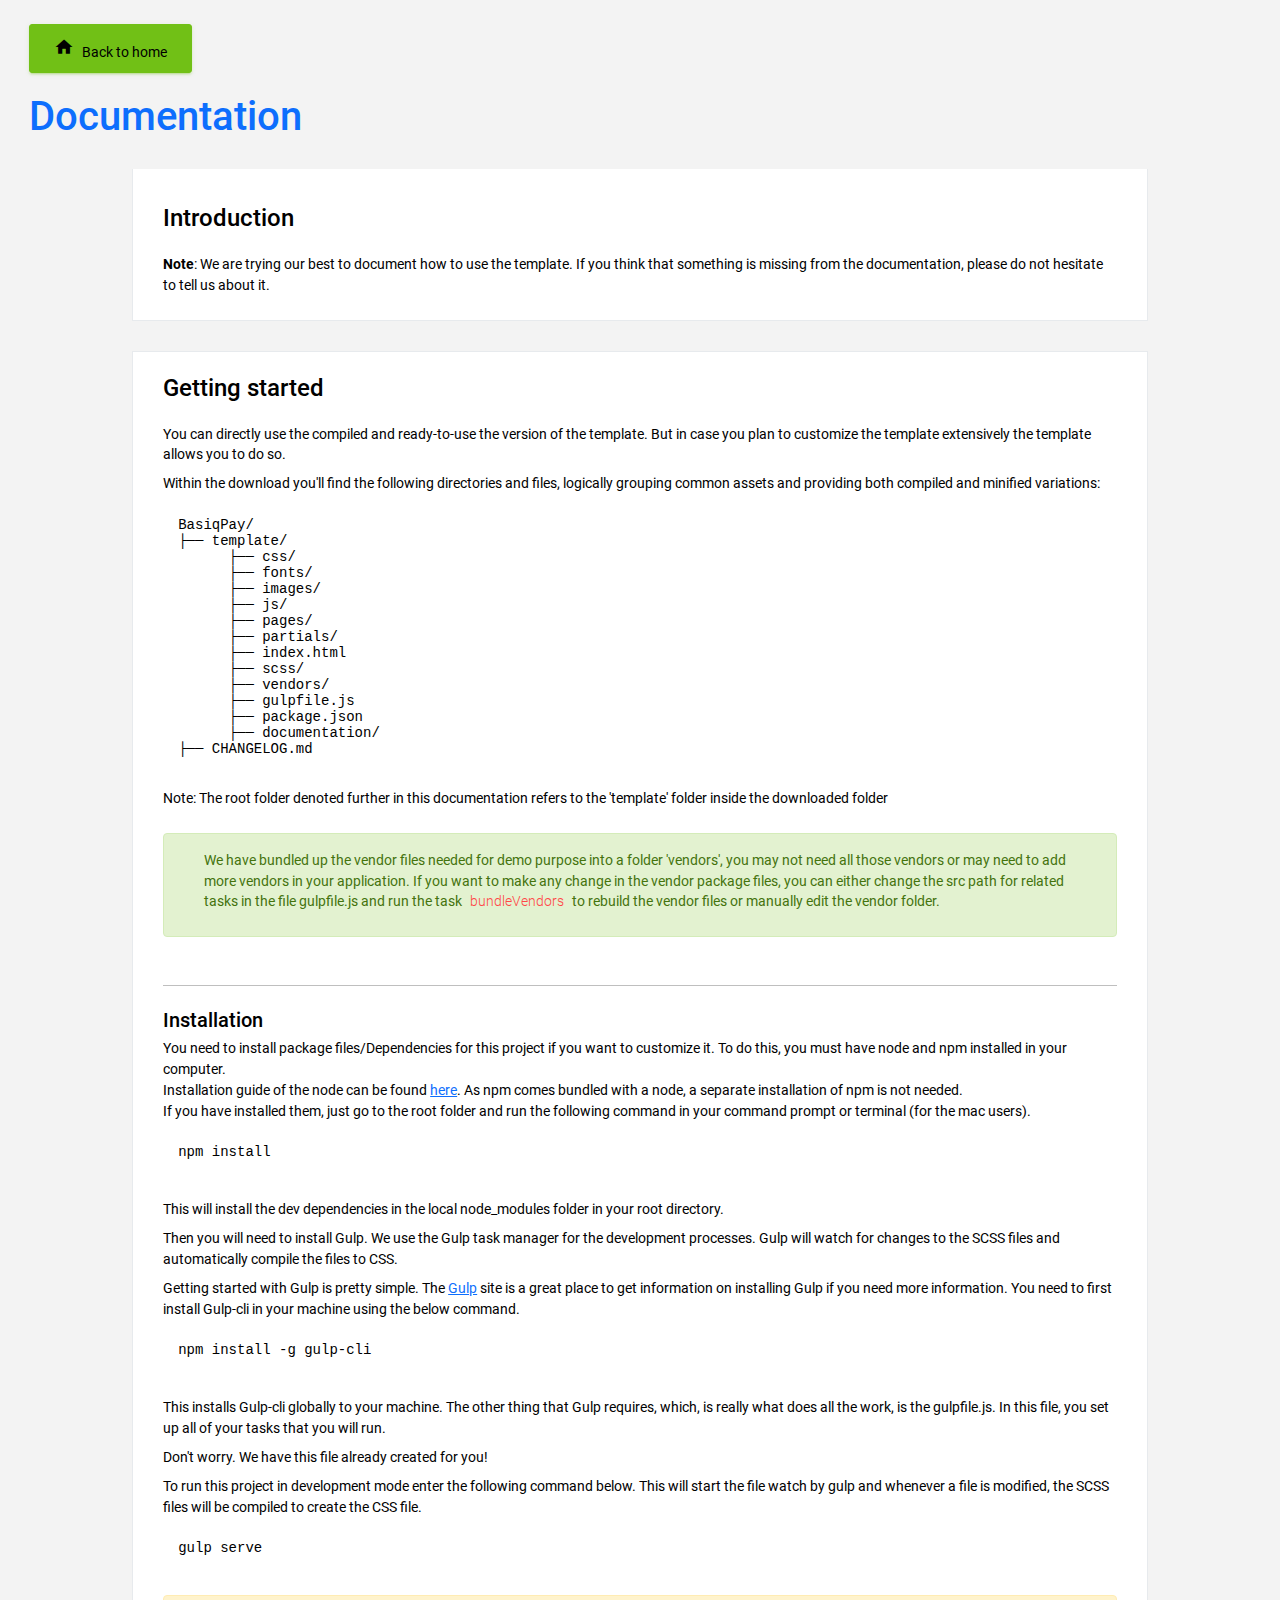
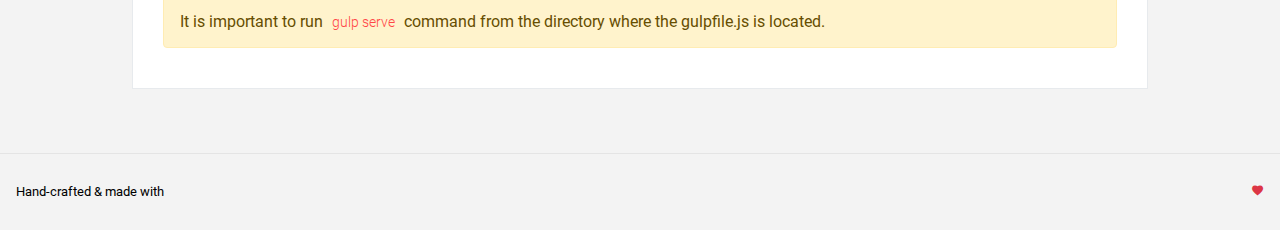
<file: web/documentation/documentation.html>
<!DOCTYPE html>
<html lang="en">

<head>
  <!-- Required meta tags -->
  <meta charset="utf-8">
  <meta name="viewport" content="width=device-width, initial-scale=1, shrink-to-fit=no">
  <title> BasiqPay Documentation </title>
  <!-- plugins:css -->
  <link rel="stylesheet" href="../vendors/mdi/css/materialdesignicons.min.css">
  <link rel="stylesheet" href="../vendors/base/vendor.bundle.base.css">
  <!-- endinject -->
  <!-- plugin css for this page -->
  <!-- End plugin css for this page -->
  <!-- inject:css -->
  <link rel="stylesheet" href="../css/style.css">
  <!-- endinject -->
  <link rel="shortcut icon" href="../images/favicon.png" />
</head>

<body>
  <div class="container-scroller">
    <div class="container-fluid page-body-wrapper full-page-wrapper">
      <div class="main-panel w-100  documentation">
        <div class="content-wrapper">
          <div class="container-fluid">
            <div class="row">
              <div class="col-12 doc-header">
                <a class="btn btn-success" href="../index.html"><i class="mdi mdi-home me-2"></i>Back to home</a>
                <h1 class="text-primary mt-4">Documentation</h1>
              </div>
            </div>
            <div class="row doc-content">
              <div class="col-12 col-md-10 offset-md-1">
                <div class="col-12 grid-margin" id="doc-intro">
                    <div class="card">
                        <div class="card-body">
                            <h3 class="mb-4 mt-4">Introduction</h3>
                            <p class="d-inline"><strong>Note</strong>: We are trying our best to document how to use the template. If you think that something is missing from the documentation, please do not hesitate to tell us about it.</p>
                        </div>
                    </div>
                </div>
                <div class="col-12 grid-margin" id="doc-started">
                    <div class="card">
                        <div class="card-body">
                            <h3 class="mb-4">Getting started</h3>
                            <p>You can directly use the compiled and ready-to-use the version of the template. But in case you plan to customize the template extensively the template allows you to do so.</p>
                            <p>Within the download you'll find the following directories and files, logically grouping common assets and providing both compiled and minified variations:</p>
                            <pre>
BasiqPay/
├── template/
      ├── css/
      ├── fonts/
      ├── images/
      ├── js/
      ├── pages/
      ├── partials/
      ├── index.html
      ├── scss/
      ├── vendors/
      ├── gulpfile.js
      ├── package.json                           
      ├── documentation/
├── CHANGELOG.md</pre>
                            <p class="mt-1">Note: The root folder denoted further in this documentation refers to the 'template' folder inside the downloaded folder</p>
                            <div class="alert alert-success mt-4 d-flex align-items-center" role="alert">
                              <i class="ti-info-alt me-4"></i>
                              <p>We have bundled up the vendor files needed for demo purpose into a folder 'vendors', you may not need all those vendors or may need to add more vendors in your application. If you want to make any change in the vendor package files, you can either change the src path for related tasks in the file gulpfile.js and run the task <code> bundleVendors </code>  to rebuild the vendor files or manually edit the vendor folder.</p>
                            </div>
                            <hr class="mt-5">
                            <h4 class="mt-4">Installation</h4>
                            <p class="mb-0">
                              You need to install package files/Dependencies for this project if you want to customize it. To do this, you must have <span class="font-weight-bold">node and npm</span> installed in your computer.
                            </p>
                            <p class="mb-0">Installation guide of the node can be found <a href="https://nodejs.org/en/">here</a>. As npm comes bundled with a node, a separate installation of npm is not needed.</p>
                            <p>
                                If you have installed them, just go to the root folder and run the following command in your command prompt or terminal (for the mac users).
                            </p>
                            <pre class="shell-mode">
npm install</pre>
                            <p class="mt-4">
                              This will install the dev dependencies in the local <span class="font-weight-bold">node_modules</span> folder in your root directory.
                            </p>
                            <p class="mt-2">
                              Then you will need to install <span class="font-weight-bold">Gulp</span>. We use the Gulp task manager for the development processes. Gulp will watch for changes to the SCSS files and automatically compile the files to CSS.
                            </p>
                            <p>Getting started with Gulp is pretty simple. The <a href="https://gulpjs.com/" target="_blank">Gulp</a> site is a great place to get information on installing Gulp if you need more information. You need to first install Gulp-cli in your machine using the below command.</p>
                            <pre class="shell-mode">
npm install -g gulp-cli</pre>
                            <p class="mt-4">This installs Gulp-cli globally to your machine. The other thing that Gulp requires, which, is really what does all the work, is the gulpfile.js. In this file, you set up all of your tasks that you will run.</p>
                            <p>Don't worry. We have this file already created for you!</p>
                            <p>To run this project in development mode enter the following command below. This will start the file watch by gulp and whenever a file is modified, the SCSS files will be compiled to create the CSS file.</p>
<pre class="shell-mode">
gulp serve</pre>           
                            <div class="alert alert-warning mt-4" role="alert">
                              <i class="ti-info-alt-outline"></i>It is important to run <code>gulp serve</code> command from the directory where the gulpfile.js is located.
                            </div>
                        </div>
                    </div>
                </div>
              </div>
            </div>
          </div>
        </div>
        <!-- partial:../partials/_footer.html -->

        <footer class="footer">
          <div class="d-sm-flex justify-content-center justify-content-sm-between">
<!--             <span class="text-muted text-center text-sm-left d-block d-sm-inline-block">Copyright © 2018 <a href="https://www.bootstrapdash.com/" target="_blank">Bootstrapdash</a>. All rights reserved.</span>
            <span class="float-none float-sm-right d-block mt-1 mt-sm-0 text-center"> -->Hand-crafted & made with <i class="mdi mdi-heart text-danger"></i></span>
          </div>
        </footer>

        <!-- partial -->
      </div>
    </div>
  </div>
<!-- plugins:js -->
<script src="../vendors/base/vendor.bundle.base.js"></script>
<!-- endinject -->
<!-- inject:js -->
<script src="../js/off-canvas.js"></script>
<script src="../js/hoverable-collapse.js"></script>
<script src="../js/template.js"></script>
<!-- endinject -->
<!-- Custom js for this page-->
<script src="../js/documentation.js"></script> 
<!-- End custom js for this page-->
</body>

</html>
</file>
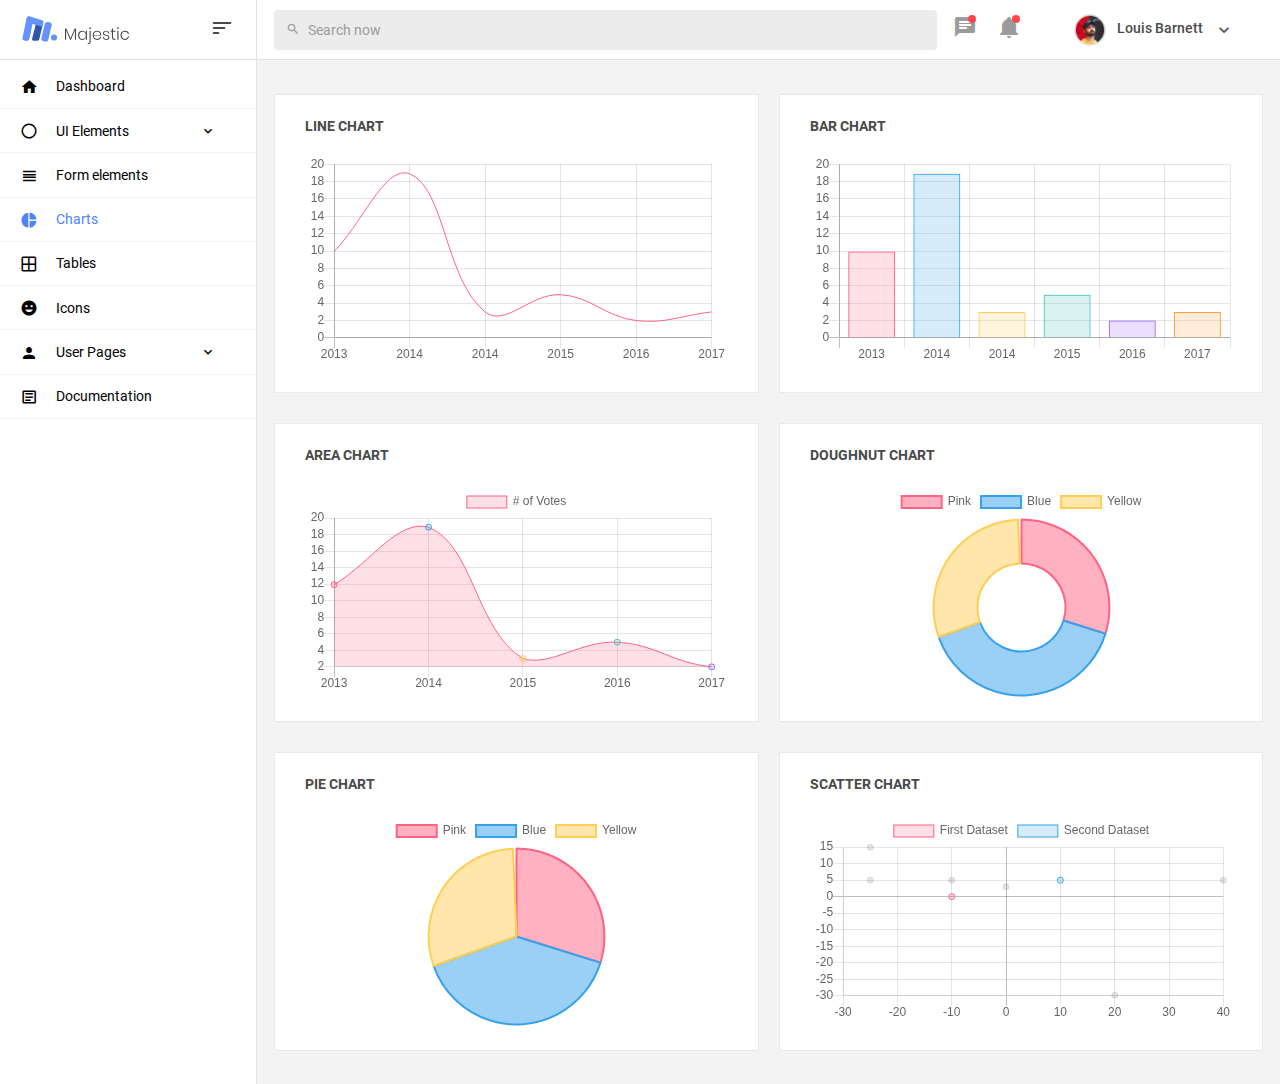
<file: web/pages/charts/chartjs.html>
<!DOCTYPE html>
<html lang="en">

<head>
  <!-- Required meta tags -->
  <meta charset="utf-8">
  <meta name="viewport" content="width=device-width, initial-scale=1, shrink-to-fit=no">
  <title>Majestic Admin</title>
  <!-- plugins:css -->
  <link rel="stylesheet" href="../../vendors/mdi/css/materialdesignicons.min.css">
  <link rel="stylesheet" href="../../vendors/base/vendor.bundle.base.css">
  <!-- endinject -->
  <!-- inject:css -->
  <link rel="stylesheet" href="../../css/style.css">
  <!-- endinject -->
  <link rel="shortcut icon" href="../../images/favicon.png" />
</head>

<body>
  <div class="container-scroller">
    <!-- partial:../../partials/_navbar.html -->
    <nav class="navbar col-lg-12 col-12 p-0 fixed-top d-flex flex-row">
      <div class="navbar-brand-wrapper d-flex justify-content-center">
        <div class="navbar-brand-inner-wrapper d-flex justify-content-between align-items-center w-100">  
          <a class="navbar-brand brand-logo" href="../../index.html"><img src="../../images/logo.svg" alt="logo"/></a>
          <a class="navbar-brand brand-logo-mini" href="../../index.html"><img src="../../images/logo-mini.svg" alt="logo"/></a>
          <button class="navbar-toggler navbar-toggler align-self-center" type="button" data-toggle="minimize">
            <span class="mdi mdi-sort-variant"></span>
          </button>
        </div>  
      </div>
      <div class="navbar-menu-wrapper d-flex align-items-center justify-content-end">
        <ul class="navbar-nav mr-lg-4 w-100">
          <li class="nav-item nav-search d-none d-lg-block w-100">
            <div class="input-group">
              <div class="input-group-prepend">
                <span class="input-group-text" id="search">
                  <i class="mdi mdi-magnify"></i>
                </span>
              </div>
              <input type="text" class="form-control" placeholder="Search now" aria-label="search" aria-describedby="search">
            </div>
          </li>
        </ul>
        <ul class="navbar-nav navbar-nav-right">
          <li class="nav-item dropdown me-1">
            <a class="nav-link count-indicator dropdown-toggle d-flex justify-content-center align-items-center" id="messageDropdown" href="#" data-bs-toggle="dropdown">
              <i class="mdi mdi-message-text mx-0"></i>
              <span class="count"></span>
            </a>
            <div class="dropdown-menu dropdown-menu-right navbar-dropdown" aria-labelledby="messageDropdown">
              <p class="mb-0 font-weight-normal float-left dropdown-header">Messages</p>
              <a class="dropdown-item">
                <div class="item-thumbnail">
                    <img src="../../images/faces/face4.jpg" alt="image" class="profile-pic">
                </div>
                <div class="item-content flex-grow">
                  <h6 class="ellipsis font-weight-normal">David Grey
                  </h6>
                  <p class="font-weight-light small-text text-muted mb-0">
                    The meeting is cancelled
                  </p>
                </div>
              </a>
              <a class="dropdown-item">
                <div class="item-thumbnail">
                    <img src="../../images/faces/face2.jpg" alt="image" class="profile-pic">
                </div>
                <div class="item-content flex-grow">
                  <h6 class="ellipsis font-weight-normal">Tim Cook
                  </h6>
                  <p class="font-weight-light small-text text-muted mb-0">
                    New product launch
                  </p>
                </div>
              </a>
              <a class="dropdown-item">
                <div class="item-thumbnail">
                    <img src="../../images/faces/face3.jpg" alt="image" class="profile-pic">
                </div>
                <div class="item-content flex-grow">
                  <h6 class="ellipsis font-weight-normal"> Johnson
                  </h6>
                  <p class="font-weight-light small-text text-muted mb-0">
                    Upcoming board meeting
                  </p>
                </div>
              </a>
            </div>
          </li>
          <li class="nav-item dropdown me-4">
            <a class="nav-link count-indicator dropdown-toggle d-flex align-items-center justify-content-center notification-dropdown" id="notificationDropdown" href="#" data-bs-toggle="dropdown">
              <i class="mdi mdi-bell mx-0"></i>
              <span class="count"></span>
            </a>
            <div class="dropdown-menu dropdown-menu-right navbar-dropdown" aria-labelledby="notificationDropdown">
              <p class="mb-0 font-weight-normal float-left dropdown-header">Notifications</p>
              <a class="dropdown-item">
                <div class="item-thumbnail">
                  <div class="item-icon bg-success">
                    <i class="mdi mdi-information mx-0"></i>
                  </div>
                </div>
                <div class="item-content">
                  <h6 class="font-weight-normal">Application Error</h6>
                  <p class="font-weight-light small-text mb-0 text-muted">
                    Just now
                  </p>
                </div>
              </a>
              <a class="dropdown-item">
                <div class="item-thumbnail">
                  <div class="item-icon bg-warning">
                    <i class="mdi mdi-settings mx-0"></i>
                  </div>
                </div>
                <div class="item-content">
                  <h6 class="font-weight-normal">Settings</h6>
                  <p class="font-weight-light small-text mb-0 text-muted">
                    Private message
                  </p>
                </div>
              </a>
              <a class="dropdown-item">
                <div class="item-thumbnail">
                  <div class="item-icon bg-info">
                    <i class="mdi mdi-account-box mx-0"></i>
                  </div>
                </div>
                <div class="item-content">
                  <h6 class="font-weight-normal">New user registration</h6>
                  <p class="font-weight-light small-text mb-0 text-muted">
                    2 days ago
                  </p>
                </div>
              </a>
            </div>
          </li>
          <li class="nav-item nav-profile dropdown">
            <a class="nav-link dropdown-toggle" href="#" data-bs-toggle="dropdown" id="profileDropdown">
              <img src="../../images/faces/face5.jpg" alt="profile"/>
              <span class="nav-profile-name">Louis Barnett</span>
            </a>
            <div class="dropdown-menu dropdown-menu-right navbar-dropdown" aria-labelledby="profileDropdown">
              <a class="dropdown-item">
                <i class="mdi mdi-settings text-primary"></i>
                Settings
              </a>
              <a class="dropdown-item">
                <i class="mdi mdi-logout text-primary"></i>
                Logout
              </a>
            </div>
          </li>
        </ul>
        <button class="navbar-toggler navbar-toggler-right d-lg-none align-self-center" type="button" data-toggle="offcanvas">
          <span class="mdi mdi-menu"></span>
        </button>
      </div>
    </nav>
    <!-- partial -->
    <div class="container-fluid page-body-wrapper">
      <!-- partial:../../partials/_sidebar.html -->
      <nav class="sidebar sidebar-offcanvas" id="sidebar">
        <ul class="nav">
          <li class="nav-item">
            <a class="nav-link" href="../../index.html">
              <i class="mdi mdi-home menu-icon"></i>
              <span class="menu-title">Dashboard</span>
            </a>
          </li>
          <li class="nav-item">
            <a class="nav-link" data-bs-toggle="collapse" href="#ui-basic" aria-expanded="false" aria-controls="ui-basic">
              <i class="mdi mdi-circle-outline menu-icon"></i>
              <span class="menu-title">UI Elements</span>
              <i class="menu-arrow"></i>
            </a>
            <div class="collapse" id="ui-basic">
              <ul class="nav flex-column sub-menu">
                <li class="nav-item"> <a class="nav-link" href="../../pages/ui-features/buttons.html">Buttons</a></li>
                <li class="nav-item"> <a class="nav-link" href="../../pages/ui-features/typography.html">Typography</a></li>
              </ul>
            </div>
          </li>
          <li class="nav-item">
            <a class="nav-link" href="../../pages/forms/basic_elements.html">
              <i class="mdi mdi-view-headline menu-icon"></i>
              <span class="menu-title">Form elements</span>
            </a>
          </li>
          <li class="nav-item">
            <a class="nav-link" href="../../pages/charts/chartjs.html">
              <i class="mdi mdi-chart-pie menu-icon"></i>
              <span class="menu-title">Charts</span>
            </a>
          </li>
          <li class="nav-item">
            <a class="nav-link" href="../../pages/tables/basic-table.html">
              <i class="mdi mdi-grid-large menu-icon"></i>
              <span class="menu-title">Tables</span>
            </a>
          </li>
          <li class="nav-item">
            <a class="nav-link" href="../../pages/icons/mdi.html">
              <i class="mdi mdi-emoticon menu-icon"></i>
              <span class="menu-title">Icons</span>
            </a>
          </li>
          <li class="nav-item">
            <a class="nav-link" data-bs-toggle="collapse" href="#auth" aria-expanded="false" aria-controls="auth">
              <i class="mdi mdi-account menu-icon"></i>
              <span class="menu-title">User Pages</span>
              <i class="menu-arrow"></i>
            </a>
            <div class="collapse" id="auth">
              <ul class="nav flex-column sub-menu">
                <li class="nav-item"> <a class="nav-link" href="../../pages/samples/login.html"> Login </a></li>
                <li class="nav-item"> <a class="nav-link" href="../../pages/samples/login-2.html"> Login 2 </a></li>
                <li class="nav-item"> <a class="nav-link" href="../../pages/samples/register.html"> Register </a></li>
                <li class="nav-item"> <a class="nav-link" href="../../pages/samples/register-2.html"> Register 2 </a></li>
                <li class="nav-item"> <a class="nav-link" href="../../pages/samples/lock-screen.html"> Lockscreen </a></li>
              </ul>
            </div>
          </li>
          <li class="nav-item">
            <a class="nav-link" href="../../documentation/documentation.html">
              <i class="mdi mdi-file-document-box-outline menu-icon"></i>
              <span class="menu-title">Documentation</span>
            </a>
          </li>
        </ul>
      </nav>
      <!-- partial -->
      <div class="main-panel">
        <div class="content-wrapper">
          <div class="row">
            <div class="col-lg-6 grid-margin stretch-card">
              <div class="card">
                <div class="card-body">
                  <h4 class="card-title">Line chart</h4>
                  <canvas id="lineChart"></canvas>
                </div>
              </div>
            </div>
            <div class="col-lg-6 grid-margin stretch-card">
              <div class="card">
                <div class="card-body">
                  <h4 class="card-title">Bar chart</h4>
                  <canvas id="barChart"></canvas>
                </div>
              </div>
            </div>
          </div>
          <div class="row">
            <div class="col-lg-6 grid-margin stretch-card">
              <div class="card">
                <div class="card-body">
                  <h4 class="card-title">Area chart</h4>
                  <canvas id="areaChart"></canvas>
                </div>
              </div>
            </div>
            <div class="col-lg-6 grid-margin stretch-card">
              <div class="card">
                <div class="card-body">
                  <h4 class="card-title">Doughnut chart</h4>
                  <canvas id="doughnutChart"></canvas>
                </div>
              </div>
            </div>
          </div>
          <div class="row">
            <div class="col-lg-6 grid-margin grid-margin-lg-0 stretch-card">
              <div class="card">
                <div class="card-body">
                  <h4 class="card-title">Pie chart</h4>
                  <canvas id="pieChart"></canvas>
                </div>
              </div>
            </div>
            <div class="col-lg-6 grid-margin grid-margin-lg-0 stretch-card">
              <div class="card">
                <div class="card-body">
                  <h4 class="card-title">Scatter chart</h4>
                  <canvas id="scatterChart"></canvas>
                </div>
              </div>
            </div>
          </div>
        </div>
        <!-- content-wrapper ends -->
        <!-- partial:../../partials/_footer.html -->
        <!-- partial -->
      </div>
      <!-- main-panel ends -->
    </div>
    <!-- page-body-wrapper ends -->
  </div>
  <!-- container-scroller -->
  <!-- plugins:js -->
  <script src="../../vendors/base/vendor.bundle.base.js"></script>
  <!-- endinject -->
    <!-- Plugin js for this page-->
    <script src="../../vendors/chart.js/Chart.min.js"></script>
    <!-- End plugin js for this page-->
  <!-- inject:js -->
  <script src="../../js/off-canvas.js"></script>
  <script src="../../js/hoverable-collapse.js"></script>
  <script src="../../js/template.js"></script>
  <!-- endinject -->
  <!-- Custom js for this page-->
  <script src="../../js/chart.js"></script>
  <!-- End custom js for this page-->
</body>

</html>
</file>
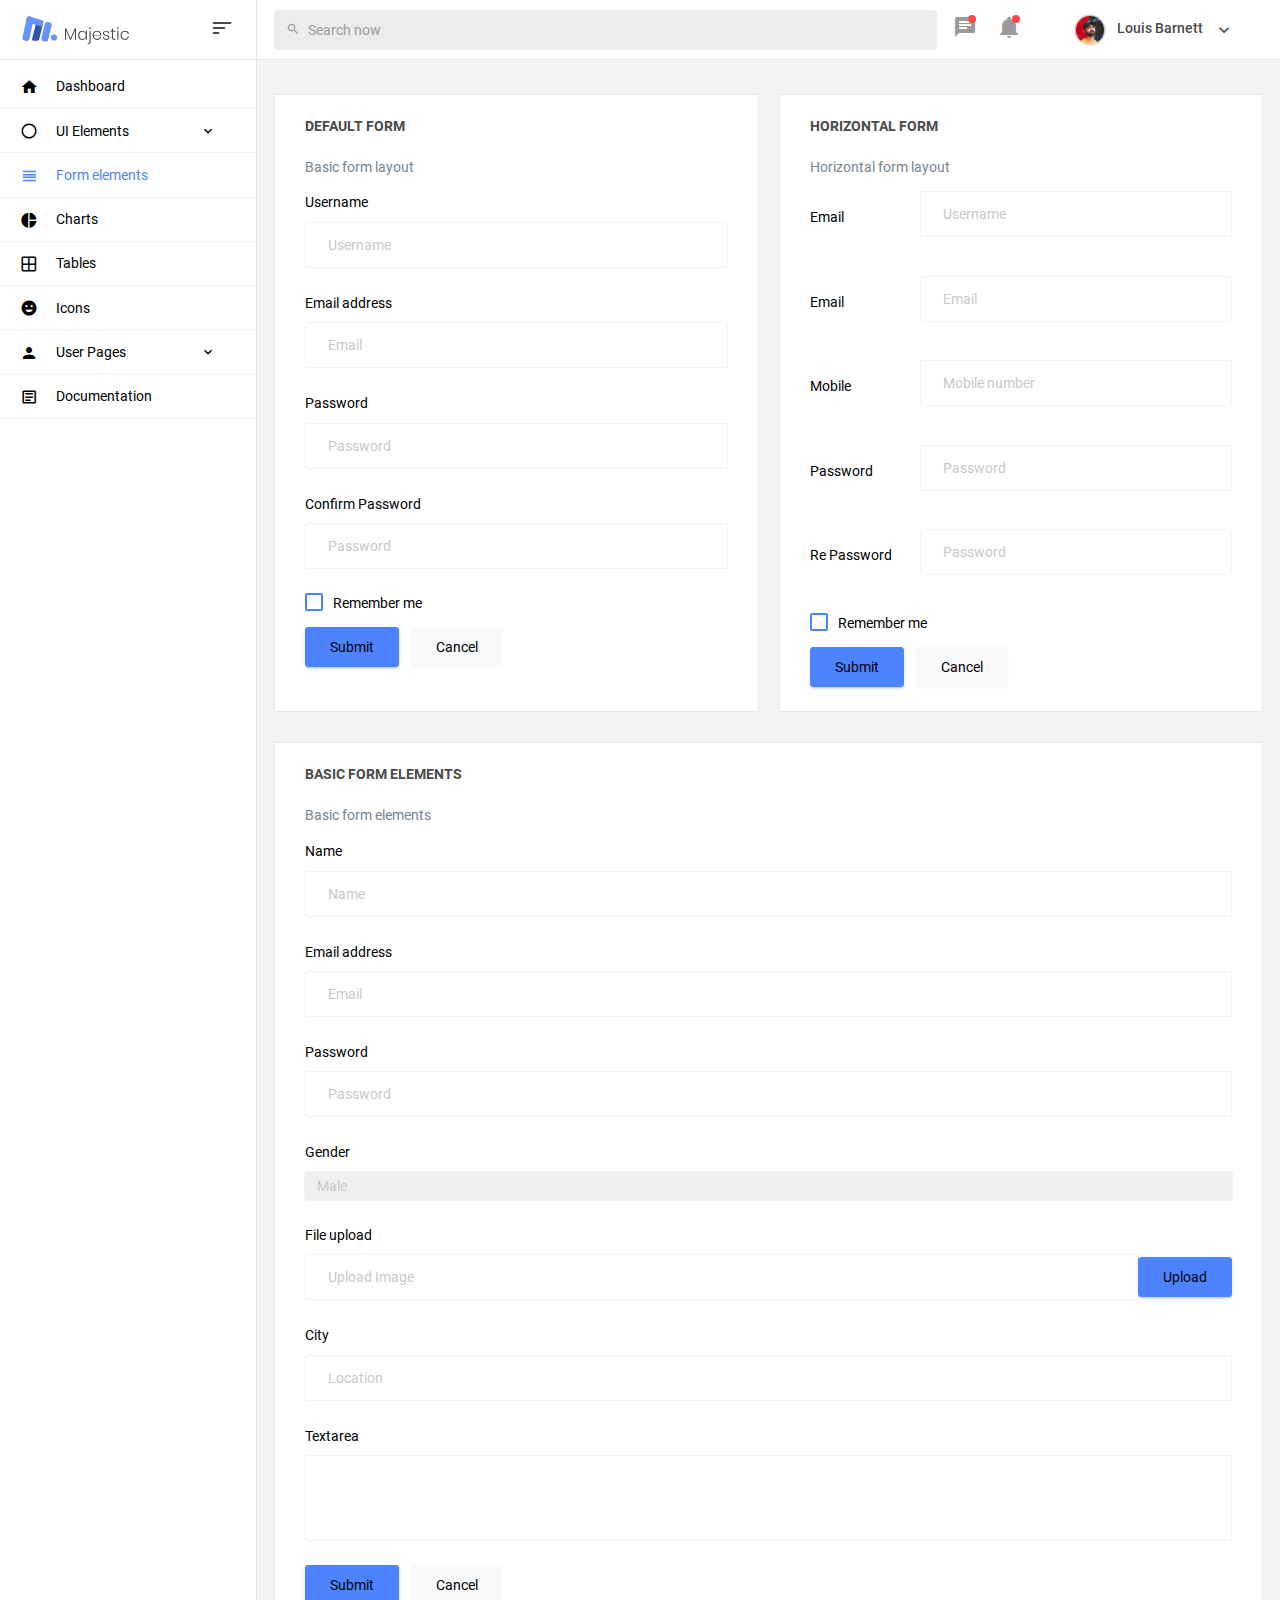
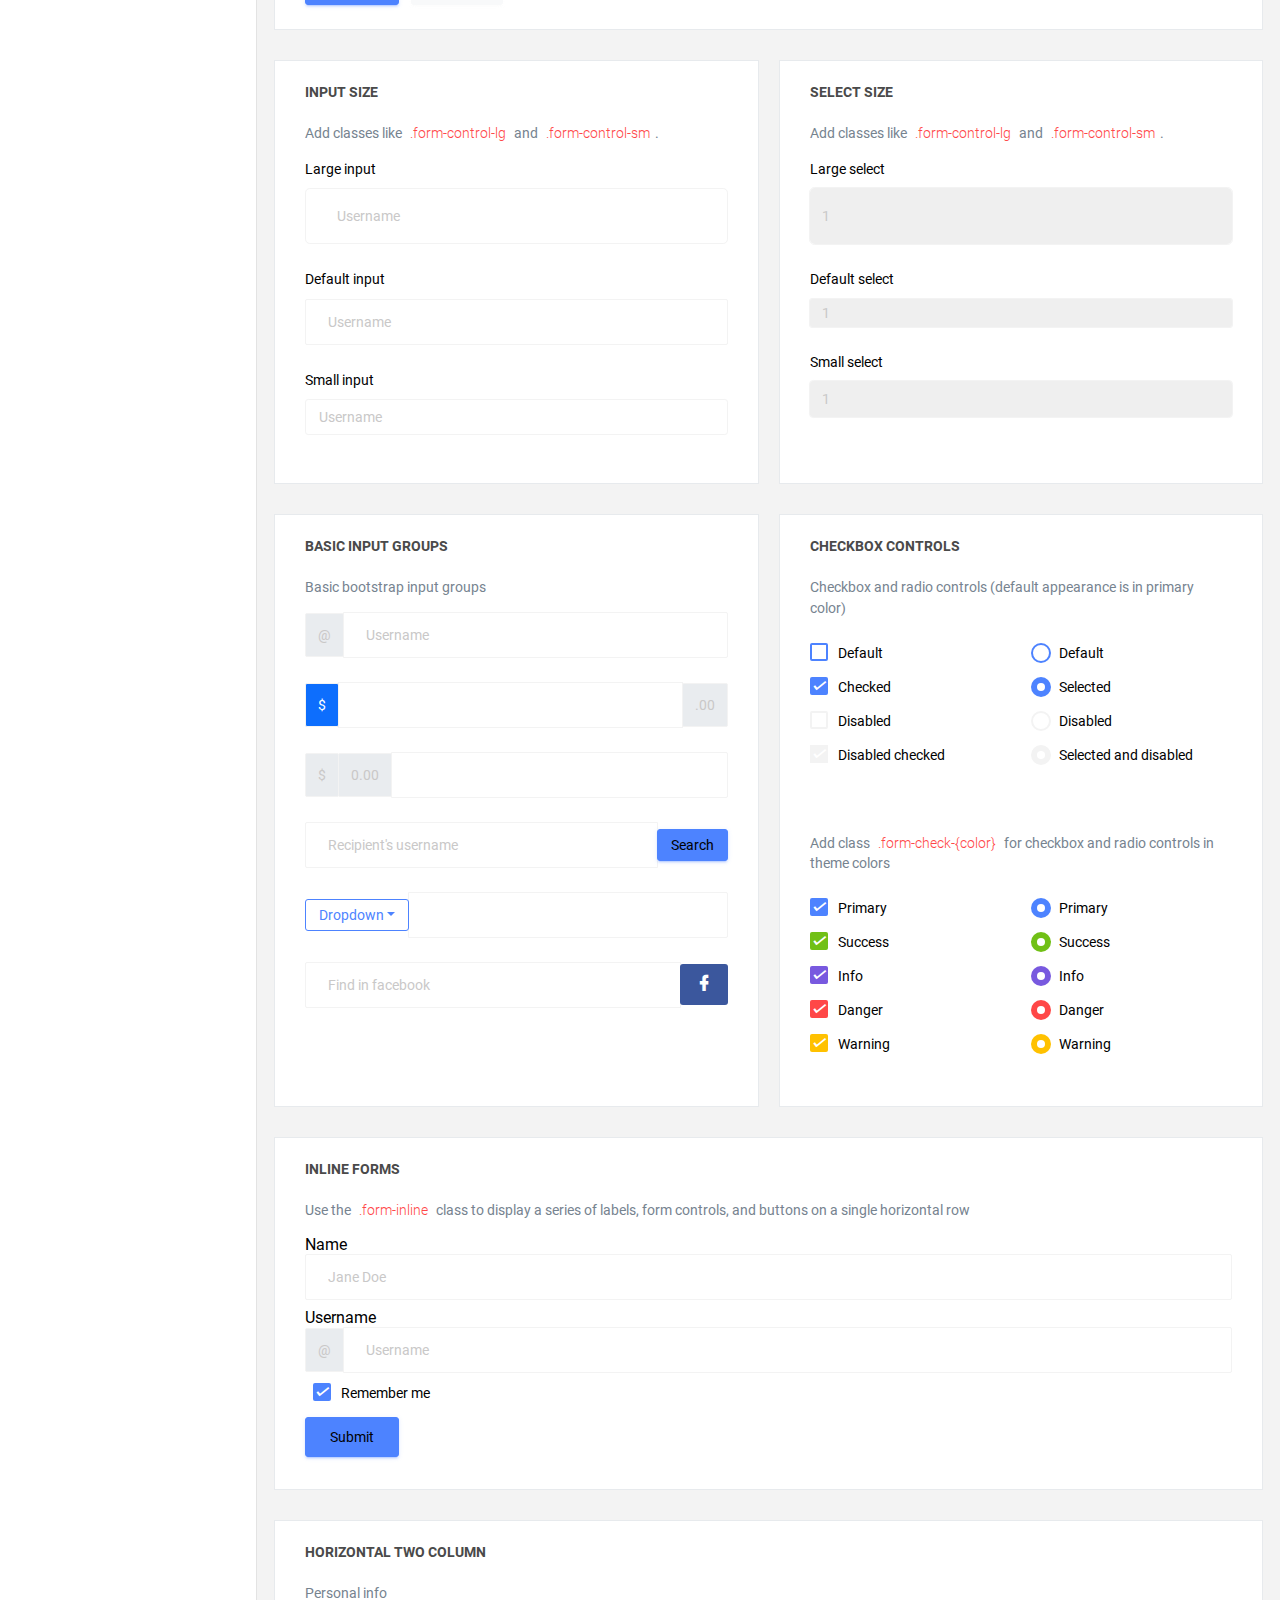
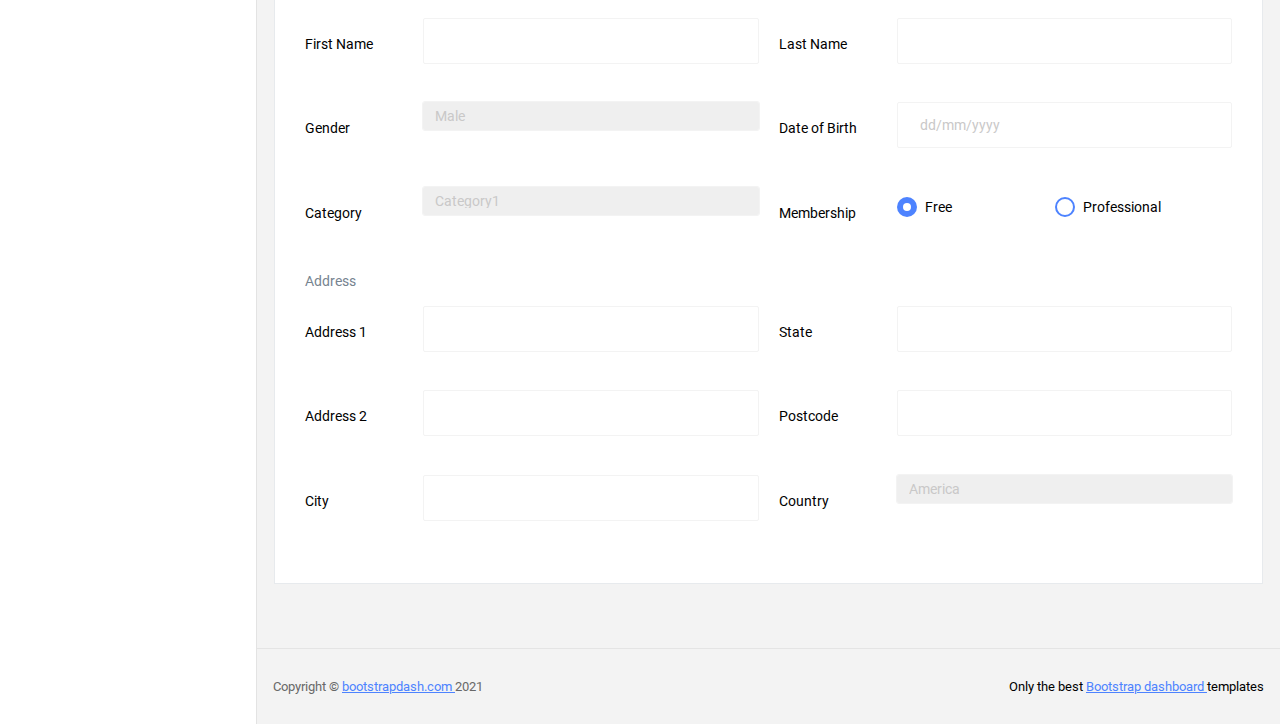
<file: web/pages/forms/basic_elements.html>
<!DOCTYPE html>
<html lang="en">

<head>
  <!-- Required meta tags -->
  <meta charset="utf-8">
  <meta name="viewport" content="width=device-width, initial-scale=1, shrink-to-fit=no">
  <title>Majestic Admin</title>
  <!-- plugins:css -->
  <link rel="stylesheet" href="../../vendors/mdi/css/materialdesignicons.min.css">
  <link rel="stylesheet" href="../../vendors/base/vendor.bundle.base.css">
  <!-- endinject -->
  <!-- plugin css for this page -->
  <!-- End plugin css for this page -->
  <!-- inject:css -->
  <link rel="stylesheet" href="../../css/style.css">
  <!-- endinject -->
  <link rel="shortcut icon" href="../../images/favicon.png" />
</head>

<body>
  <div class="container-scroller">
    <!-- partial:../../partials/_navbar.html -->
    <nav class="navbar col-lg-12 col-12 p-0 fixed-top d-flex flex-row">
      <div class="navbar-brand-wrapper d-flex justify-content-center">
        <div class="navbar-brand-inner-wrapper d-flex justify-content-between align-items-center w-100">  
          <a class="navbar-brand brand-logo" href="../../index.html"><img src="../../images/logo.svg" alt="logo"/></a>
          <a class="navbar-brand brand-logo-mini" href="../../index.html"><img src="../../images/logo-mini.svg" alt="logo"/></a>
          <button class="navbar-toggler navbar-toggler align-self-center" type="button" data-toggle="minimize">
            <span class="mdi mdi-sort-variant"></span>
          </button>
        </div>  
      </div>
      <div class="navbar-menu-wrapper d-flex align-items-center justify-content-end">
        <ul class="navbar-nav mr-lg-4 w-100">
          <li class="nav-item nav-search d-none d-lg-block w-100">
            <div class="input-group">
              <div class="input-group-prepend">
                <span class="input-group-text" id="search">
                  <i class="mdi mdi-magnify"></i>
                </span>
              </div>
              <input type="text" class="form-control" placeholder="Search now" aria-label="search" aria-describedby="search">
            </div>
          </li>
        </ul>
        <ul class="navbar-nav navbar-nav-right">
          <li class="nav-item dropdown me-1">
            <a class="nav-link count-indicator dropdown-toggle d-flex justify-content-center align-items-center" id="messageDropdown" href="#" data-bs-toggle="dropdown">
              <i class="mdi mdi-message-text mx-0"></i>
              <span class="count"></span>
            </a>
            <div class="dropdown-menu dropdown-menu-right navbar-dropdown" aria-labelledby="messageDropdown">
              <p class="mb-0 font-weight-normal float-left dropdown-header">Messages</p>
              <a class="dropdown-item">
                <div class="item-thumbnail">
                    <img src="../../images/faces/face4.jpg" alt="image" class="profile-pic">
                </div>
                <div class="item-content flex-grow">
                  <h6 class="ellipsis font-weight-normal">David Grey
                  </h6>
                  <p class="font-weight-light small-text text-muted mb-0">
                    The meeting is cancelled
                  </p>
                </div>
              </a>
              <a class="dropdown-item">
                <div class="item-thumbnail">
                    <img src="../../images/faces/face2.jpg" alt="image" class="profile-pic">
                </div>
                <div class="item-content flex-grow">
                  <h6 class="ellipsis font-weight-normal">Tim Cook
                  </h6>
                  <p class="font-weight-light small-text text-muted mb-0">
                    New product launch
                  </p>
                </div>
              </a>
              <a class="dropdown-item">
                <div class="item-thumbnail">
                    <img src="../../images/faces/face3.jpg" alt="image" class="profile-pic">
                </div>
                <div class="item-content flex-grow">
                  <h6 class="ellipsis font-weight-normal"> Johnson
                  </h6>
                  <p class="font-weight-light small-text text-muted mb-0">
                    Upcoming board meeting
                  </p>
                </div>
              </a>
            </div>
          </li>
          <li class="nav-item dropdown me-4">
            <a class="nav-link count-indicator dropdown-toggle d-flex align-items-center justify-content-center notification-dropdown" id="notificationDropdown" href="#" data-bs-toggle="dropdown">
              <i class="mdi mdi-bell mx-0"></i>
              <span class="count"></span>
            </a>
            <div class="dropdown-menu dropdown-menu-right navbar-dropdown" aria-labelledby="notificationDropdown">
              <p class="mb-0 font-weight-normal float-left dropdown-header">Notifications</p>
              <a class="dropdown-item">
                <div class="item-thumbnail">
                  <div class="item-icon bg-success">
                    <i class="mdi mdi-information mx-0"></i>
                  </div>
                </div>
                <div class="item-content">
                  <h6 class="font-weight-normal">Application Error</h6>
                  <p class="font-weight-light small-text mb-0 text-muted">
                    Just now
                  </p>
                </div>
              </a>
              <a class="dropdown-item">
                <div class="item-thumbnail">
                  <div class="item-icon bg-warning">
                    <i class="mdi mdi-settings mx-0"></i>
                  </div>
                </div>
                <div class="item-content">
                  <h6 class="font-weight-normal">Settings</h6>
                  <p class="font-weight-light small-text mb-0 text-muted">
                    Private message
                  </p>
                </div>
              </a>
              <a class="dropdown-item">
                <div class="item-thumbnail">
                  <div class="item-icon bg-info">
                    <i class="mdi mdi-account-box mx-0"></i>
                  </div>
                </div>
                <div class="item-content">
                  <h6 class="font-weight-normal">New user registration</h6>
                  <p class="font-weight-light small-text mb-0 text-muted">
                    2 days ago
                  </p>
                </div>
              </a>
            </div>
          </li>
          <li class="nav-item nav-profile dropdown">
            <a class="nav-link dropdown-toggle" href="#" data-bs-toggle="dropdown" id="profileDropdown">
              <img src="../../images/faces/face5.jpg" alt="profile"/>
              <span class="nav-profile-name">Louis Barnett</span>
            </a>
            <div class="dropdown-menu dropdown-menu-right navbar-dropdown" aria-labelledby="profileDropdown">
              <a class="dropdown-item">
                <i class="mdi mdi-settings text-primary"></i>
                Settings
              </a>
              <a class="dropdown-item">
                <i class="mdi mdi-logout text-primary"></i>
                Logout
              </a>
            </div>
          </li>
        </ul>
        <button class="navbar-toggler navbar-toggler-right d-lg-none align-self-center" type="button" data-toggle="offcanvas">
          <span class="mdi mdi-menu"></span>
        </button>
      </div>
    </nav>
    <!-- partial -->
    <div class="container-fluid page-body-wrapper">
      <!-- partial:../../partials/_sidebar.html -->
      <nav class="sidebar sidebar-offcanvas" id="sidebar">
        <ul class="nav">
          <li class="nav-item">
            <a class="nav-link" href="../../index.html">
              <i class="mdi mdi-home menu-icon"></i>
              <span class="menu-title">Dashboard</span>
            </a>
          </li>
          <li class="nav-item">
            <a class="nav-link" data-bs-toggle="collapse" href="#ui-basic" aria-expanded="false" aria-controls="ui-basic">
              <i class="mdi mdi-circle-outline menu-icon"></i>
              <span class="menu-title">UI Elements</span>
              <i class="menu-arrow"></i>
            </a>
            <div class="collapse" id="ui-basic">
              <ul class="nav flex-column sub-menu">
                <li class="nav-item"> <a class="nav-link" href="../../pages/ui-features/buttons.html">Buttons</a></li>
                <li class="nav-item"> <a class="nav-link" href="../../pages/ui-features/typography.html">Typography</a></li>
              </ul>
            </div>
          </li>
          <li class="nav-item">
            <a class="nav-link" href="../../pages/forms/basic_elements.html">
              <i class="mdi mdi-view-headline menu-icon"></i>
              <span class="menu-title">Form elements</span>
            </a>
          </li>
          <li class="nav-item">
            <a class="nav-link" href="../../pages/charts/chartjs.html">
              <i class="mdi mdi-chart-pie menu-icon"></i>
              <span class="menu-title">Charts</span>
            </a>
          </li>
          <li class="nav-item">
            <a class="nav-link" href="../../pages/tables/basic-table.html">
              <i class="mdi mdi-grid-large menu-icon"></i>
              <span class="menu-title">Tables</span>
            </a>
          </li>
          <li class="nav-item">
            <a class="nav-link" href="../../pages/icons/mdi.html">
              <i class="mdi mdi-emoticon menu-icon"></i>
              <span class="menu-title">Icons</span>
            </a>
          </li>
          <li class="nav-item">
            <a class="nav-link" data-bs-toggle="collapse" href="#auth" aria-expanded="false" aria-controls="auth">
              <i class="mdi mdi-account menu-icon"></i>
              <span class="menu-title">User Pages</span>
              <i class="menu-arrow"></i>
            </a>
            <div class="collapse" id="auth">
              <ul class="nav flex-column sub-menu">
                <li class="nav-item"> <a class="nav-link" href="../../pages/samples/login.html"> Login </a></li>
                <li class="nav-item"> <a class="nav-link" href="../../pages/samples/login-2.html"> Login 2 </a></li>
                <li class="nav-item"> <a class="nav-link" href="../../pages/samples/register.html"> Register </a></li>
                <li class="nav-item"> <a class="nav-link" href="../../pages/samples/register-2.html"> Register 2 </a></li>
                <li class="nav-item"> <a class="nav-link" href="../../pages/samples/lock-screen.html"> Lockscreen </a></li>
              </ul>
            </div>
          </li>
          <li class="nav-item">
            <a class="nav-link" href="../../documentation/documentation.html">
              <i class="mdi mdi-file-document-box-outline menu-icon"></i>
              <span class="menu-title">Documentation</span>
            </a>
          </li>
        </ul>
      </nav>
      <!-- partial -->
      <div class="main-panel">        
        <div class="content-wrapper">
          <div class="row">
            <div class="col-md-6 grid-margin stretch-card">
              <div class="card">
                <div class="card-body">
                  <h4 class="card-title">Default form</h4>
                  <p class="card-description">
                    Basic form layout
                  </p>
                  <form class="forms-sample">
                    <div class="form-group">
                      <label for="exampleInputUsername1">Username</label>
                      <input type="text" class="form-control" id="exampleInputUsername1" placeholder="Username">
                    </div>
                    <div class="form-group">
                      <label for="exampleInputEmail1">Email address</label>
                      <input type="email" class="form-control" id="exampleInputEmail1" placeholder="Email">
                    </div>
                    <div class="form-group">
                      <label for="exampleInputPassword1">Password</label>
                      <input type="password" class="form-control" id="exampleInputPassword1" placeholder="Password">
                    </div>
                    <div class="form-group">
                      <label for="exampleInputConfirmPassword1">Confirm Password</label>
                      <input type="password" class="form-control" id="exampleInputConfirmPassword1" placeholder="Password">
                    </div>
                    <div class="form-check form-check-flat form-check-primary">
                      <label class="form-check-label">
                        <input type="checkbox" class="form-check-input">
                        Remember me
                      </label>
                    </div>
                    <button type="submit" class="btn btn-primary me-2">Submit</button>
                    <button class="btn btn-light">Cancel</button>
                  </form>
                </div>
              </div>
            </div>
            <div class="col-md-6 grid-margin stretch-card">
              <div class="card">
                <div class="card-body">
                  <h4 class="card-title">Horizontal Form</h4>
                  <p class="card-description">
                    Horizontal form layout
                  </p>
                  <form class="forms-sample">
                    <div class="form-group row">
                      <label for="exampleInputUsername2" class="col-sm-3 col-form-label">Email</label>
                      <div class="col-sm-9">
                        <input type="text" class="form-control" id="exampleInputUsername2" placeholder="Username">
                      </div>
                    </div>
                    <div class="form-group row">
                      <label for="exampleInputEmail2" class="col-sm-3 col-form-label">Email</label>
                      <div class="col-sm-9">
                        <input type="email" class="form-control" id="exampleInputEmail2" placeholder="Email">
                      </div>
                    </div>
                    <div class="form-group row">
                      <label for="exampleInputMobile" class="col-sm-3 col-form-label">Mobile</label>
                      <div class="col-sm-9">
                        <input type="text" class="form-control" id="exampleInputMobile" placeholder="Mobile number">
                      </div>
                    </div>
                    <div class="form-group row">
                      <label for="exampleInputPassword2" class="col-sm-3 col-form-label">Password</label>
                      <div class="col-sm-9">
                        <input type="password" class="form-control" id="exampleInputPassword2" placeholder="Password">
                      </div>
                    </div>
                    <div class="form-group row">
                      <label for="exampleInputConfirmPassword2" class="col-sm-3 col-form-label">Re Password</label>
                      <div class="col-sm-9">
                        <input type="password" class="form-control" id="exampleInputConfirmPassword2" placeholder="Password">
                      </div>
                    </div>
                    <div class="form-check form-check-flat form-check-primary">
                      <label class="form-check-label">
                        <input type="checkbox" class="form-check-input">
                        Remember me
                      </label>
                    </div>
                    <button type="submit" class="btn btn-primary me-2">Submit</button>
                    <button class="btn btn-light">Cancel</button>
                  </form>
                </div>
              </div>
            </div>
            <div class="col-12 grid-margin stretch-card">
              <div class="card">
                <div class="card-body">
                  <h4 class="card-title">Basic form elements</h4>
                  <p class="card-description">
                    Basic form elements
                  </p>
                  <form class="forms-sample">
                    <div class="form-group">
                      <label for="exampleInputName1">Name</label>
                      <input type="text" class="form-control" id="exampleInputName1" placeholder="Name">
                    </div>
                    <div class="form-group">
                      <label for="exampleInputEmail3">Email address</label>
                      <input type="email" class="form-control" id="exampleInputEmail3" placeholder="Email">
                    </div>
                    <div class="form-group">
                      <label for="exampleInputPassword4">Password</label>
                      <input type="password" class="form-control" id="exampleInputPassword4" placeholder="Password">
                    </div>
                    <div class="form-group">
                      <label for="exampleSelectGender">Gender</label>
                        <select class="form-control" id="exampleSelectGender">
                          <option>Male</option>
                          <option>Female</option>
                        </select>
                      </div>
                    <div class="form-group">
                      <label>File upload</label>
                      <input type="file" name="img[]" class="file-upload-default">
                      <div class="input-group col-xs-12">
                        <input type="text" class="form-control file-upload-info" disabled placeholder="Upload Image">
                        <span class="input-group-append">
                          <button class="file-upload-browse btn btn-primary" type="button">Upload</button>
                        </span>
                      </div>
                    </div>
                    <div class="form-group">
                      <label for="exampleInputCity1">City</label>
                      <input type="text" class="form-control" id="exampleInputCity1" placeholder="Location">
                    </div>
                    <div class="form-group">
                      <label for="exampleTextarea1">Textarea</label>
                      <textarea class="form-control" id="exampleTextarea1" rows="4"></textarea>
                    </div>
                    <button type="submit" class="btn btn-primary me-2">Submit</button>
                    <button class="btn btn-light">Cancel</button>
                  </form>
                </div>
              </div>
            </div>
            <div class="col-md-6 grid-margin stretch-card">
              <div class="card">
                <div class="card-body">
                  <h4 class="card-title">Input size</h4>
                  <p class="card-description">
                    Add classes like <code>.form-control-lg</code> and <code>.form-control-sm</code>.
                  </p>
                  <div class="form-group">
                    <label>Large input</label>
                    <input type="text" class="form-control form-control-lg" placeholder="Username" aria-label="Username">
                  </div>
                  <div class="form-group">
                    <label>Default input</label>
                    <input type="text" class="form-control" placeholder="Username" aria-label="Username">
                  </div>
                  <div class="form-group">
                    <label>Small input</label>
                    <input type="text" class="form-control form-control-sm" placeholder="Username" aria-label="Username">
                  </div>
                </div>
              </div>
            </div>
            <div class="col-md-6 grid-margin stretch-card">
              <div class="card">
                <div class="card-body">
                  <h4 class="card-title">Select size</h4>
                  <p class="card-description">
                    Add classes like <code>.form-control-lg</code> and <code>.form-control-sm</code>.                    
                  </p>
                  <div class="form-group">
                    <label for="exampleFormControlSelect1">Large select</label>
                    <select class="form-control form-control-lg" id="exampleFormControlSelect1">
                      <option>1</option>
                      <option>2</option>
                      <option>3</option>
                      <option>4</option>
                      <option>5</option>
                    </select>
                  </div>
                  <div class="form-group">
                    <label for="exampleFormControlSelect2">Default select</label>
                    <select class="form-control" id="exampleFormControlSelect2">
                      <option>1</option>
                      <option>2</option>
                      <option>3</option>
                      <option>4</option>
                      <option>5</option>
                    </select>
                  </div>
                  <div class="form-group">
                    <label for="exampleFormControlSelect3">Small select</label>
                    <select class="form-control form-control-sm" id="exampleFormControlSelect3">
                      <option>1</option>
                      <option>2</option>
                      <option>3</option>
                      <option>4</option>
                      <option>5</option>
                    </select>
                  </div>
                </div>
              </div>
            </div>
            <div class="col-md-6 grid-margin stretch-card">
              <div class="card">
                <div class="card-body">
                  <h4 class="card-title">Basic input groups</h4>
                  <p class="card-description">
                    Basic bootstrap input groups
                  </p>
                  <div class="form-group">
                    <div class="input-group">
                      <div class="input-group-prepend">
                        <span class="input-group-text">@</span>
                      </div>
                      <input type="text" class="form-control" placeholder="Username" aria-label="Username">
                    </div>
                  </div>
                  <div class="form-group">
                    <div class="input-group">
                      <div class="input-group-prepend">
                        <span class="input-group-text bg-primary text-white">$</span>
                      </div>
                      <input type="text" class="form-control" aria-label="Amount (to the nearest dollar)">
                      <div class="input-group-append">
                        <span class="input-group-text">.00</span>
                      </div>
                    </div>
                  </div>
                  <div class="form-group">
                    <div class="input-group">
                      <div class="input-group-prepend">
                        <span class="input-group-text">$</span>
                      </div>
                      <div class="input-group-prepend">
                        <span class="input-group-text">0.00</span>
                      </div>
                      <input type="text" class="form-control" aria-label="Amount (to the nearest dollar)">
                    </div>
                  </div>
                  <div class="form-group">
                    <div class="input-group">
                      <input type="text" class="form-control" placeholder="Recipient's username" aria-label="Recipient's username">
                      <div class="input-group-append">
                        <button class="btn btn-sm btn-primary" type="button">Search</button>
                      </div>
                    </div>
                  </div>
                  <div class="form-group">
                    <div class="input-group">
                      <div class="input-group-prepend">
                        <button class="btn btn-sm btn-outline-primary dropdown-toggle" type="button" data-bs-toggle="dropdown" aria-haspopup="true" aria-expanded="false">Dropdown</button>
                        <div class="dropdown-menu">
                          <a class="dropdown-item" href="#">Action</a>
                          <a class="dropdown-item" href="#">Another action</a>
                          <a class="dropdown-item" href="#">Something else here</a>
                          <div role="separator" class="dropdown-divider"></div>
                          <a class="dropdown-item" href="#">Separated link</a>
                        </div>
                      </div>
                      <input type="text" class="form-control" aria-label="Text input with dropdown button">
                    </div>
                  </div>
                  <div class="form-group">
                    <div class="input-group">
                      <input type="text" class="form-control" placeholder="Find in facebook" aria-label="Recipient's username">
                      <div class="input-group-append">
                        <button class="btn btn-sm btn-facebook" type="button">
                          <i class="mdi mdi-facebook"></i>
                        </button>
                      </div>
                    </div>
                  </div>
                </div>
              </div>
            </div>
            <div class="col-md-6 grid-margin stretch-card">
              <div class="card">
                <div class="card-body">
                  <h4 class="card-title">Checkbox Controls</h4>
                  <p class="card-description">Checkbox and radio controls (default appearance is in primary color)</p>
                  <form>
                    <div class="row">
                      <div class="col-md-6">
                        <div class="form-group">
                          <div class="form-check">
                            <label class="form-check-label">
                              <input type="checkbox" class="form-check-input">
                              Default
                            </label>
                          </div>
                          <div class="form-check">
                            <label class="form-check-label">
                              <input type="checkbox" class="form-check-input" checked>
                              Checked
                            </label>
                          </div>
                          <div class="form-check">
                            <label class="form-check-label">
                              <input type="checkbox" class="form-check-input" disabled>
                              Disabled
                            </label>
                          </div>
                          <div class="form-check">
                            <label class="form-check-label">
                              <input type="checkbox" class="form-check-input" disabled checked>
                              Disabled checked
                            </label>
                          </div>
                        </div>
                      </div>
                      <div class="col-md-6">
                        <div class="form-group">
                          <div class="form-check">
                            <label class="form-check-label">
                              <input type="radio" class="form-check-input" name="optionsRadios" id="optionsRadios1" value="">
                              Default
                            </label>
                          </div>
                          <div class="form-check">
                            <label class="form-check-label">
                              <input type="radio" class="form-check-input" name="optionsRadios" id="optionsRadios2" value="option2" checked>
                              Selected
                            </label>
                          </div>
                          <div class="form-check">
                            <label class="form-check-label">
                              <input type="radio" class="form-check-input" name="optionsRadios2" id="optionsRadios3" value="option3" disabled>
                              Disabled
                            </label>
                          </div>
                          <div class="form-check">
                            <label class="form-check-label">
                              <input type="radio" class="form-check-input" name="optionsRadio2" id="optionsRadios4" value="option4" disabled checked>
                              Selected and disabled
                            </label>
                          </div>
                        </div>
                      </div>
                    </div>
                  </form>
                </div>
                <div class="card-body">
                  <p class="card-description">Add class <code>.form-check-{color}</code> for checkbox and radio controls in theme colors</p>
                  <form>
                    <div class="row">
                      <div class="col-md-6">
                        <div class="form-group">
                          <div class="form-check form-check-primary">
                            <label class="form-check-label">
                              <input type="checkbox" class="form-check-input" checked>
                              Primary
                            </label>
                          </div>
                          <div class="form-check form-check-success">
                            <label class="form-check-label">
                              <input type="checkbox" class="form-check-input" checked>
                              Success
                            </label>
                          </div>
                          <div class="form-check form-check-info">
                            <label class="form-check-label">
                              <input type="checkbox" class="form-check-input" checked>
                              Info
                            </label>
                          </div>
                          <div class="form-check form-check-danger">
                            <label class="form-check-label">
                              <input type="checkbox" class="form-check-input" checked>
                              Danger
                            </label>
                          </div>
                          <div class="form-check form-check-warning">
                            <label class="form-check-label">
                              <input type="checkbox" class="form-check-input" checked>
                              Warning
                            </label>
                          </div>
                        </div>
                      </div>
                      <div class="col-md-6">
                        <div class="form-group">
                          <div class="form-check form-check-primary">
                            <label class="form-check-label">
                              <input type="radio" class="form-check-input" name="ExampleRadio1" id="ExampleRadio1" checked>
                              Primary
                            </label>
                          </div>
                          <div class="form-check form-check-success">
                            <label class="form-check-label">
                              <input type="radio" class="form-check-input" name="ExampleRadio2" id="ExampleRadio2" checked>
                              Success
                            </label>
                          </div>
                          <div class="form-check form-check-info">
                            <label class="form-check-label">
                              <input type="radio" class="form-check-input" name="ExampleRadio3" id="ExampleRadio3" checked>
                              Info
                            </label>
                          </div>
                          <div class="form-check form-check-danger">
                            <label class="form-check-label">
                              <input type="radio" class="form-check-input" name="ExampleRadio4" id="ExampleRadio4" checked>
                              Danger
                            </label>
                          </div>
                          <div class="form-check form-check-warning">
                            <label class="form-check-label">
                              <input type="radio" class="form-check-input" name="ExampleRadio5" id="ExampleRadio5" checked>
                              Warning
                            </label>
                          </div>
                        </div>
                      </div>
                    </div>
                  </form>
                </div>
              </div>
            </div>
            <div class="col-12 grid-margin stretch-card">
              <div class="card">
                <div class="card-body">
                  <h4 class="card-title">Inline forms</h4>
                  <p class="card-description">
                    Use the <code>.form-inline</code> class to display a series of labels, form controls, and buttons on a single horizontal row
                  </p>
                  <form class="form-inline">
                    <label class="sr-only" for="inlineFormInputName2">Name</label>
                    <input type="text" class="form-control mb-2 mr-sm-2" id="inlineFormInputName2" placeholder="Jane Doe">
                  
                    <label class="sr-only" for="inlineFormInputGroupUsername2">Username</label>
                    <div class="input-group mb-2 mr-sm-2">
                      <div class="input-group-prepend">
                        <div class="input-group-text">@</div>
                      </div>
                      <input type="text" class="form-control" id="inlineFormInputGroupUsername2" placeholder="Username">
                    </div>
                    <div class="form-check mx-sm-2">
                      <label class="form-check-label">
                        <input type="checkbox" class="form-check-input" checked>
                        Remember me
                      </label>
                    </div>
                    <button type="submit" class="btn btn-primary mb-2">Submit</button>
                  </form>
                </div>
              </div>
            </div>
            <div class="col-12 grid-margin">
              <div class="card">
                <div class="card-body">
                  <h4 class="card-title">Horizontal Two column</h4>
                  <form class="form-sample">
                    <p class="card-description">
                      Personal info
                    </p>
                    <div class="row">
                      <div class="col-md-6">
                        <div class="form-group row">
                          <label class="col-sm-3 col-form-label">First Name</label>
                          <div class="col-sm-9">
                            <input type="text" class="form-control" />
                          </div>
                        </div>
                      </div>
                      <div class="col-md-6">
                        <div class="form-group row">
                          <label class="col-sm-3 col-form-label">Last Name</label>
                          <div class="col-sm-9">
                            <input type="text" class="form-control" />
                          </div>
                        </div>
                      </div>
                    </div>
                    <div class="row">
                      <div class="col-md-6">
                        <div class="form-group row">
                          <label class="col-sm-3 col-form-label">Gender</label>
                          <div class="col-sm-9">
                            <select class="form-control">
                              <option>Male</option>
                              <option>Female</option>
                            </select>
                          </div>
                        </div>
                      </div>
                      <div class="col-md-6">
                        <div class="form-group row">
                          <label class="col-sm-3 col-form-label">Date of Birth</label>
                          <div class="col-sm-9">
                            <input class="form-control" placeholder="dd/mm/yyyy"/>
                          </div>
                        </div>
                      </div>
                    </div>
                    <div class="row">
                      <div class="col-md-6">
                        <div class="form-group row">
                          <label class="col-sm-3 col-form-label">Category</label>
                          <div class="col-sm-9">
                            <select class="form-control">
                              <option>Category1</option>
                              <option>Category2</option>
                              <option>Category3</option>
                              <option>Category4</option>
                            </select>
                          </div>
                        </div>
                      </div>
                      <div class="col-md-6">
                        <div class="form-group row">
                          <label class="col-sm-3 col-form-label">Membership</label>
                          <div class="col-sm-4">
                            <div class="form-check">
                              <label class="form-check-label">
                                <input type="radio" class="form-check-input" name="membershipRadios" id="membershipRadios1" value="" checked>
                                Free
                              </label>
                            </div>
                          </div>
                          <div class="col-sm-5">
                            <div class="form-check">
                              <label class="form-check-label">
                                <input type="radio" class="form-check-input" name="membershipRadios" id="membershipRadios2" value="option2">
                                Professional
                              </label>
                            </div>
                          </div>
                        </div>
                      </div>
                    </div>
                    <p class="card-description">
                      Address
                    </p>
                    <div class="row">
                      <div class="col-md-6">
                        <div class="form-group row">
                          <label class="col-sm-3 col-form-label">Address 1</label>
                          <div class="col-sm-9">
                            <input type="text" class="form-control" />
                          </div>
                        </div>
                      </div>
                      <div class="col-md-6">
                        <div class="form-group row">
                          <label class="col-sm-3 col-form-label">State</label>
                          <div class="col-sm-9">
                            <input type="text" class="form-control" />
                          </div>
                        </div>
                      </div>
                    </div>
                    <div class="row">
                      <div class="col-md-6">
                        <div class="form-group row">
                          <label class="col-sm-3 col-form-label">Address 2</label>
                          <div class="col-sm-9">
                            <input type="text" class="form-control" />
                          </div>
                        </div>
                      </div>
                      <div class="col-md-6">
                        <div class="form-group row">
                          <label class="col-sm-3 col-form-label">Postcode</label>
                          <div class="col-sm-9">
                            <input type="text" class="form-control" />
                          </div>
                        </div>
                      </div>
                    </div>
                    <div class="row">
                      <div class="col-md-6">
                        <div class="form-group row">
                          <label class="col-sm-3 col-form-label">City</label>
                          <div class="col-sm-9">
                            <input type="text" class="form-control" />
                          </div>
                        </div>
                      </div>
                      <div class="col-md-6">
                        <div class="form-group row">
                          <label class="col-sm-3 col-form-label">Country</label>
                          <div class="col-sm-9">
                            <select class="form-control">
                              <option>America</option>
                              <option>Italy</option>
                              <option>Russia</option>
                              <option>Britain</option>
                            </select>
                          </div>
                        </div>
                      </div>
                    </div>
                  </form>
                </div>
              </div>
            </div>
          </div>
        </div>
        <!-- content-wrapper ends -->
        <!-- partial:../../partials/_footer.html -->
        <footer class="footer">
        <div class="d-sm-flex justify-content-center justify-content-sm-between">
          <span class="text-muted text-center text-sm-left d-block d-sm-inline-block">Copyright © <a href="https://www.bootstrapdash.com/" target="_blank">bootstrapdash.com </a>2021</span>
          <span class="float-none float-sm-right d-block mt-1 mt-sm-0 text-center">Only the best <a href="https://www.bootstrapdash.com/" target="_blank"> Bootstrap dashboard  </a> templates</span>
        </div>
        </footer>
        <!-- partial -->
      </div>
      <!-- main-panel ends -->
    </div>
    <!-- page-body-wrapper ends -->
  </div>
  <!-- container-scroller -->
  <!-- plugins:js -->
  <script src="../../vendors/base/vendor.bundle.base.js"></script>
  <!-- endinject -->
  <!-- inject:js -->
  <script src="../../js/off-canvas.js"></script>
  <script src="../../js/hoverable-collapse.js"></script>
  <script src="../../js/template.js"></script>
  <!-- endinject -->
  <!-- Custom js for this page-->
  <script src="../../js/file-upload.js"></script>
  <!-- End custom js for this page-->
</body>

</html>
</file>
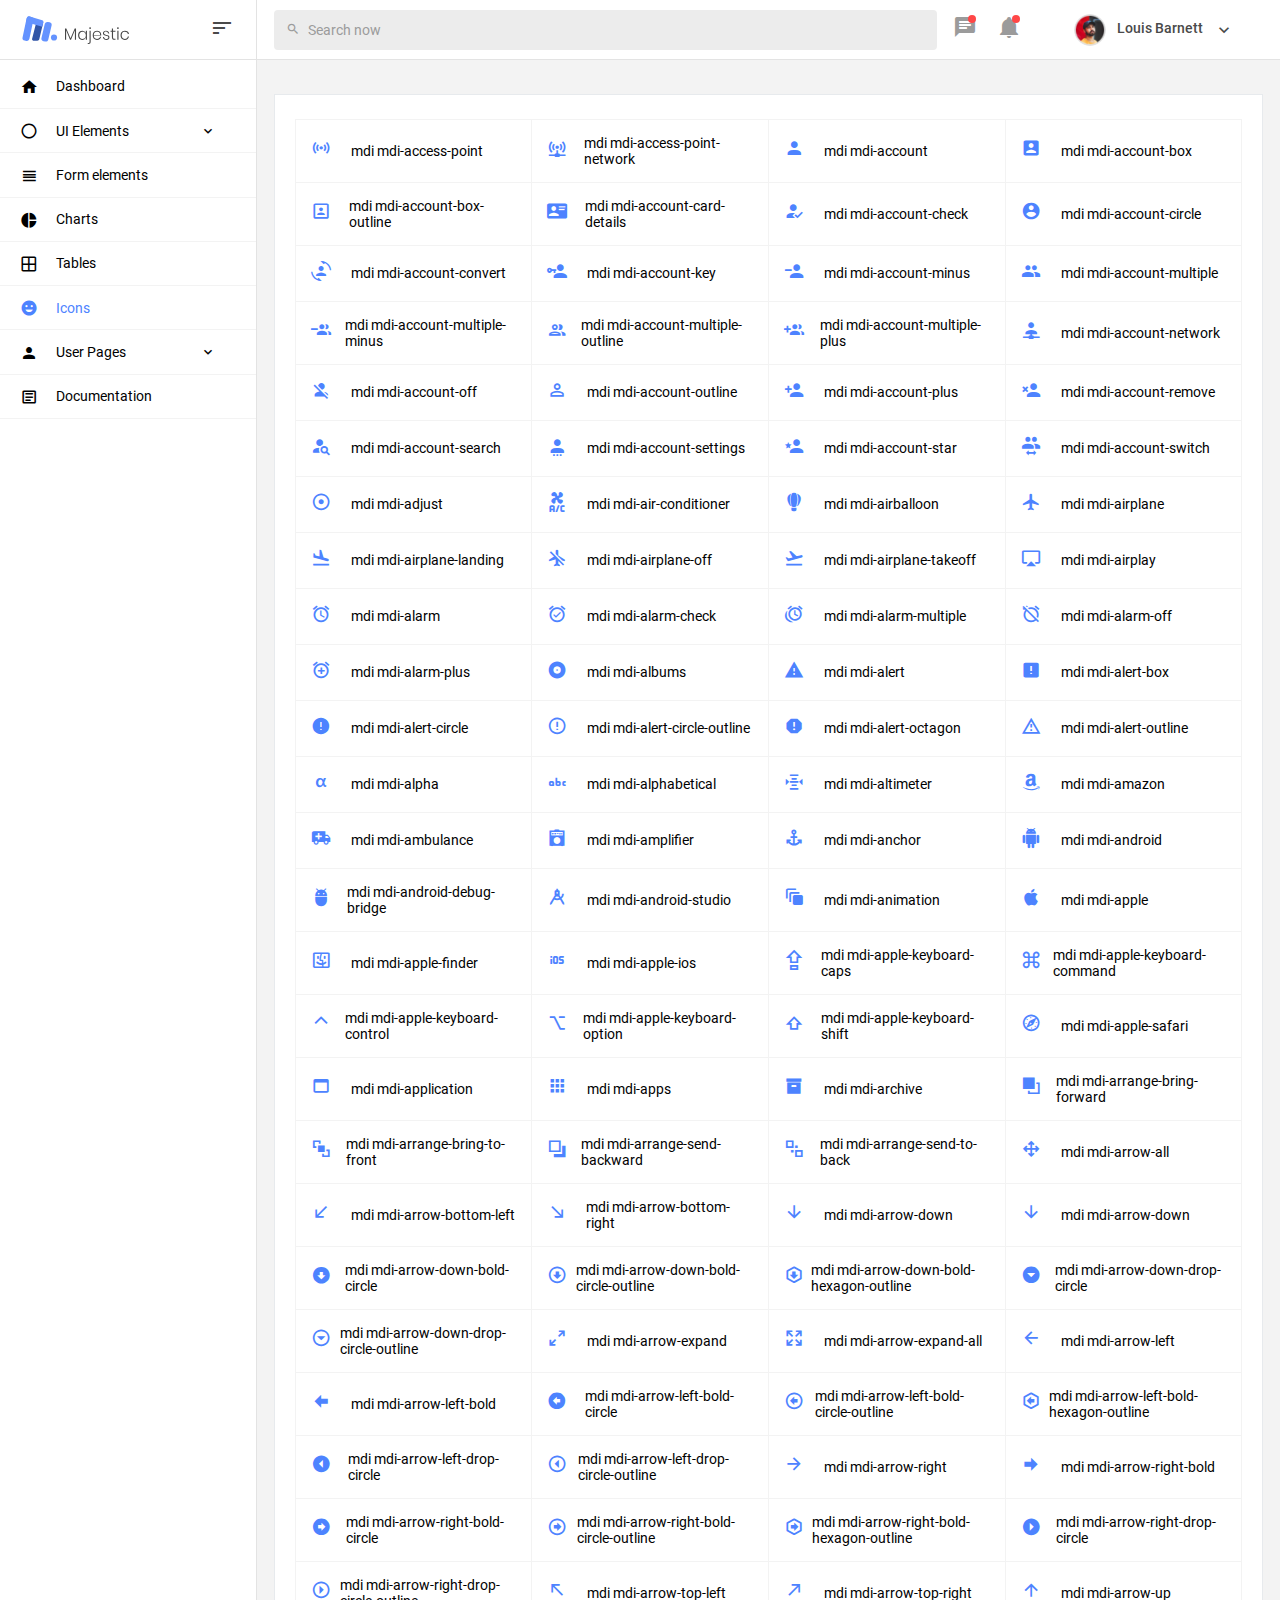
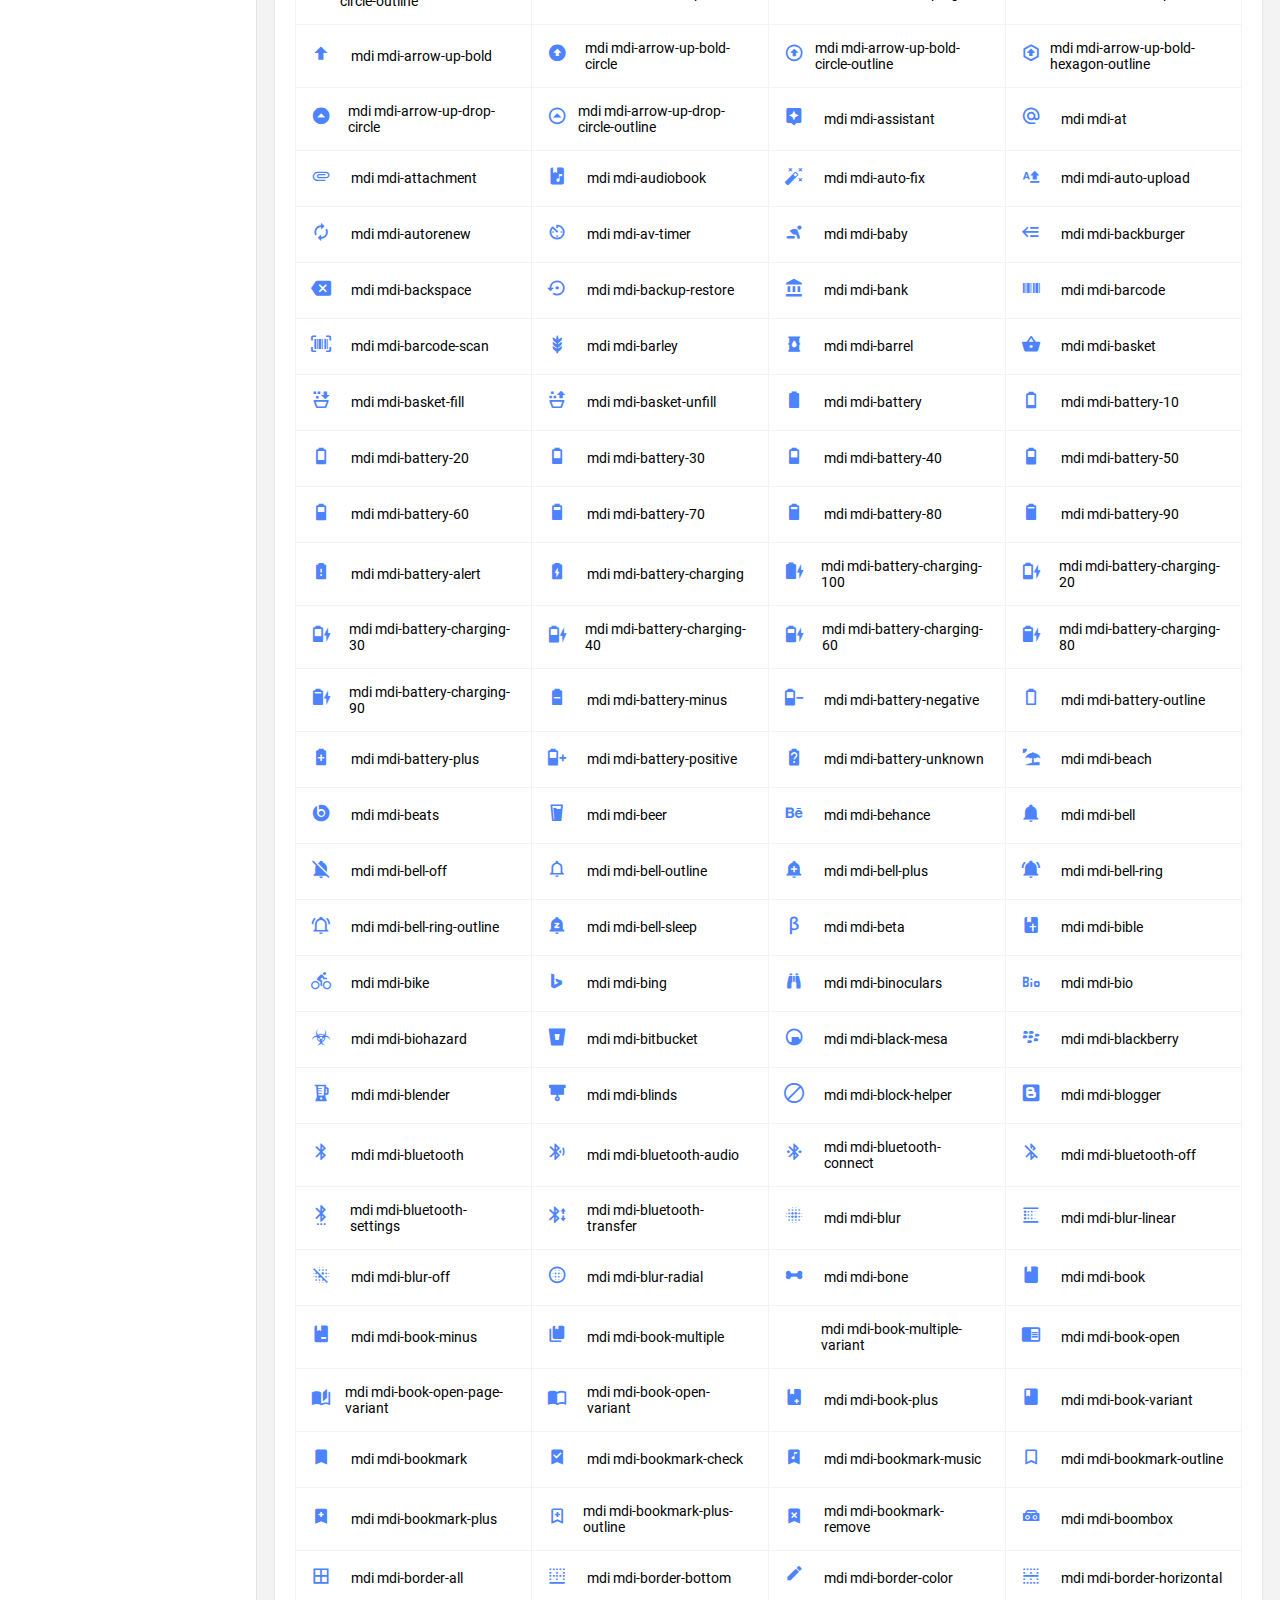
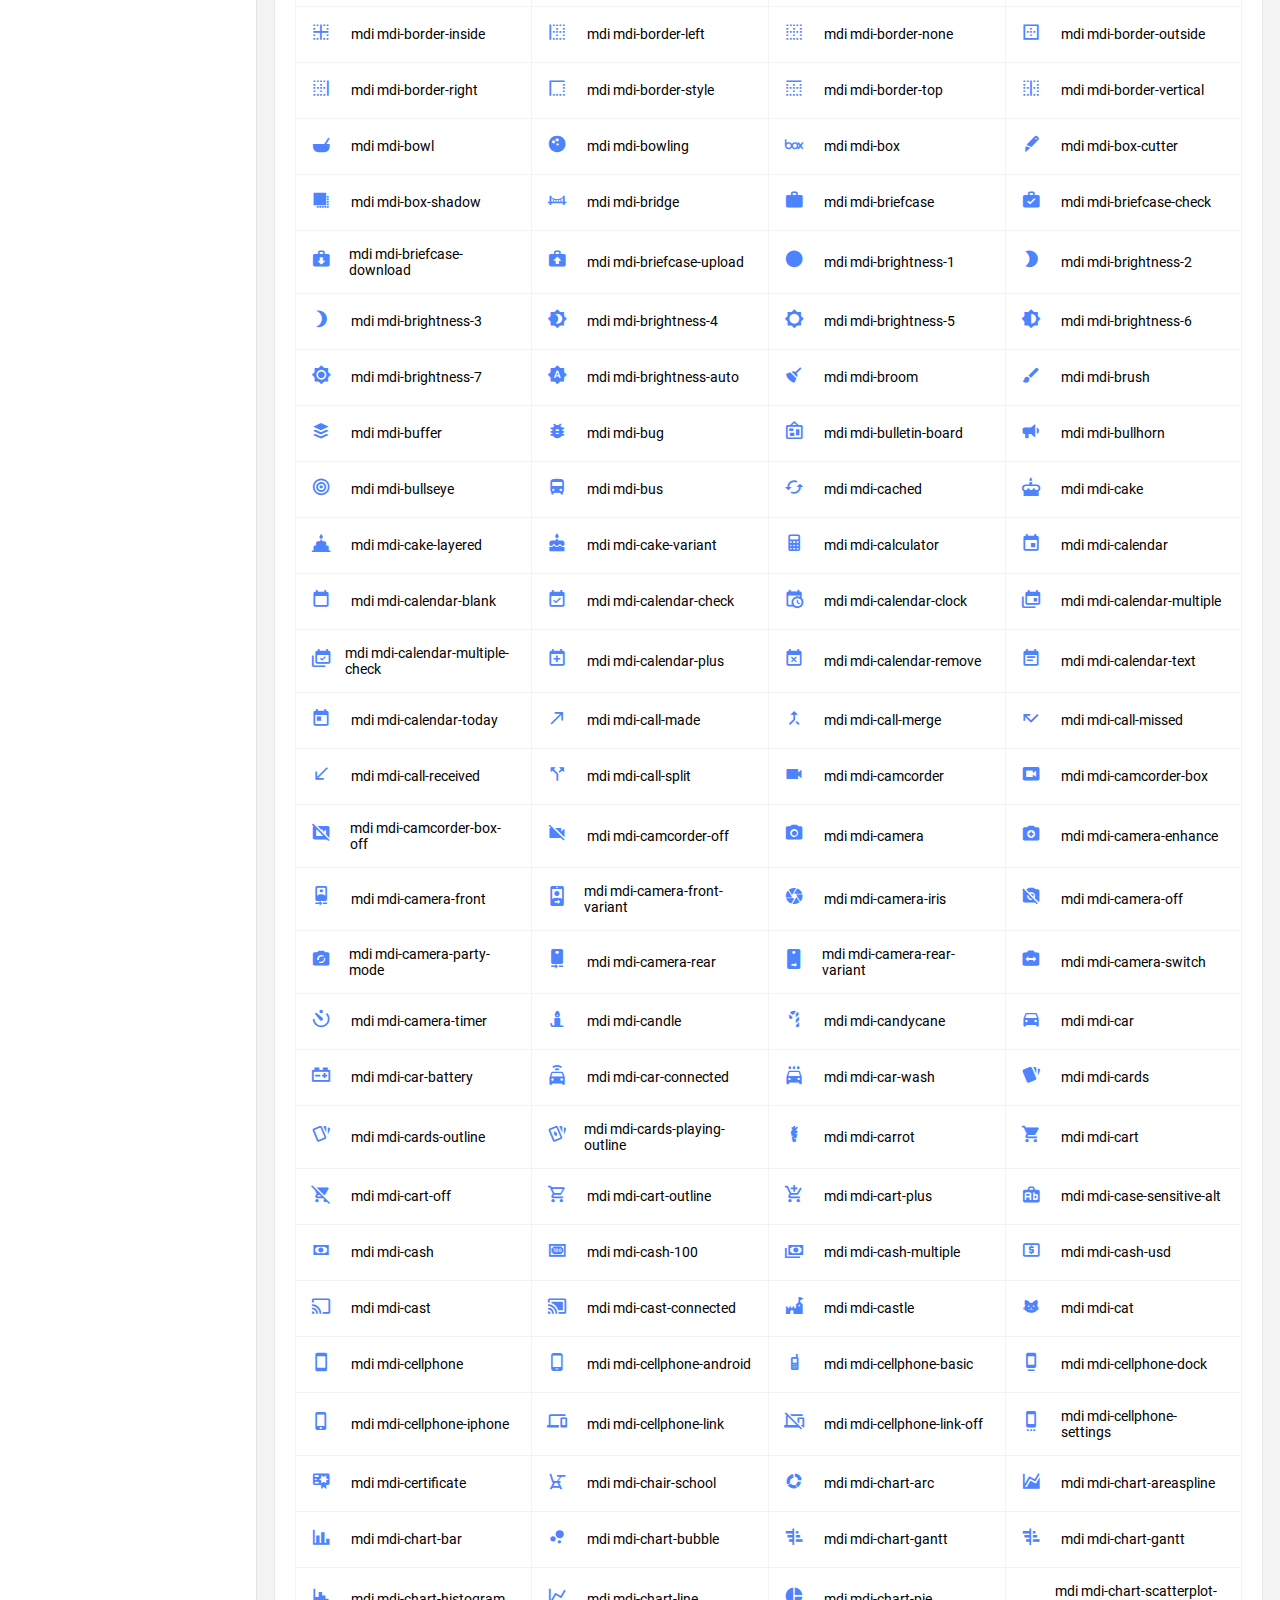
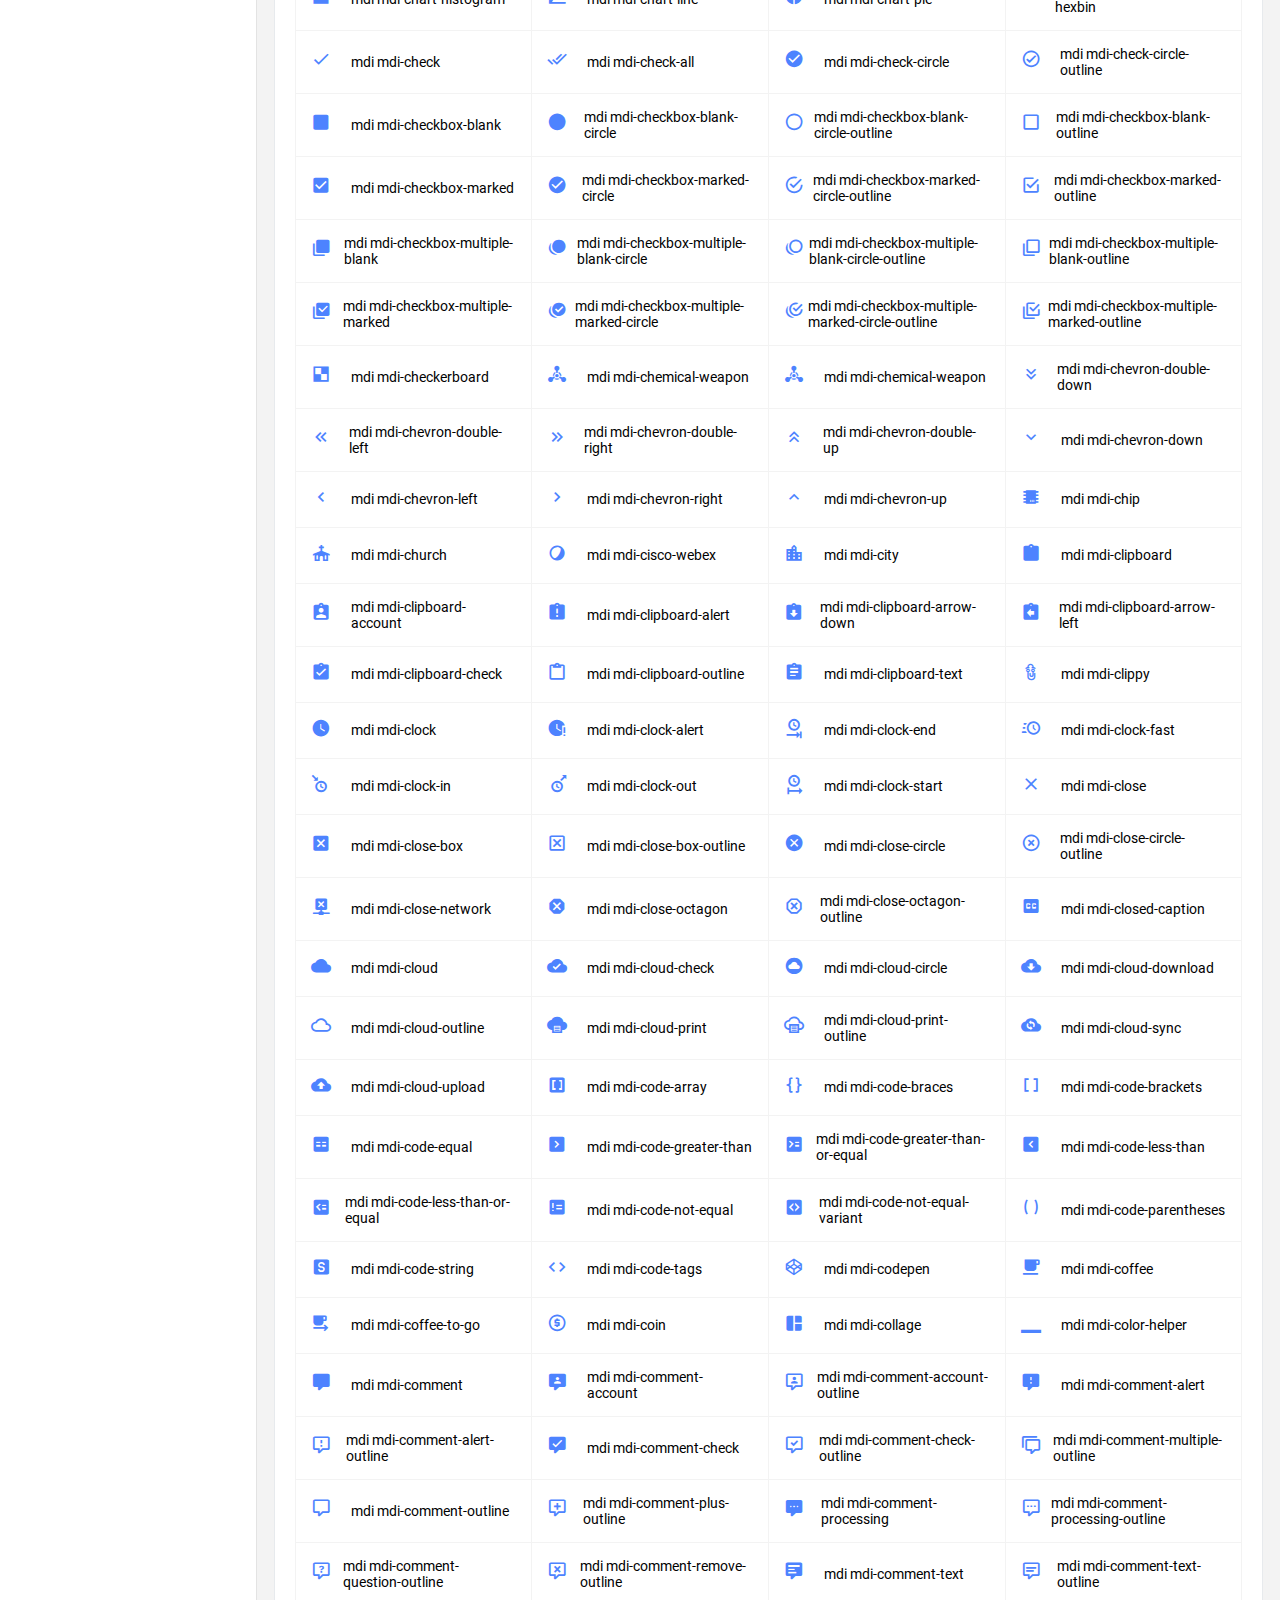
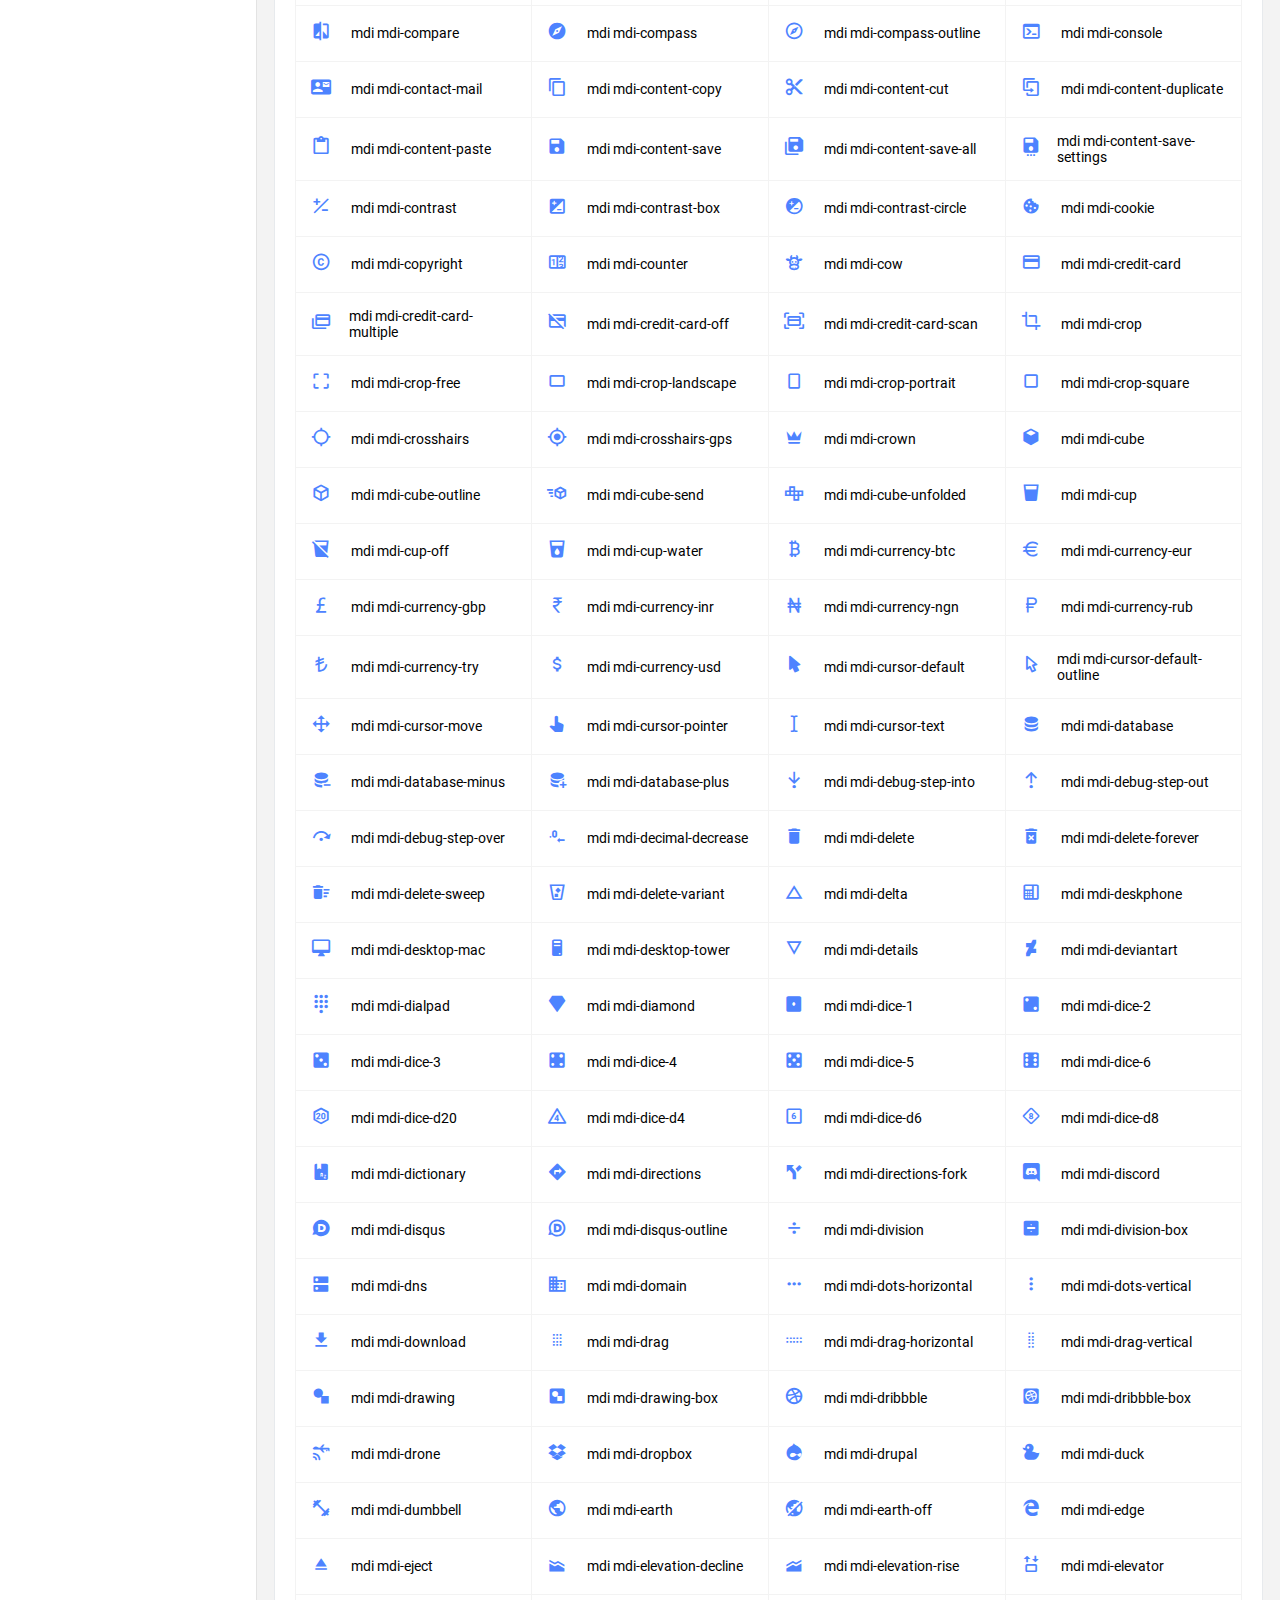
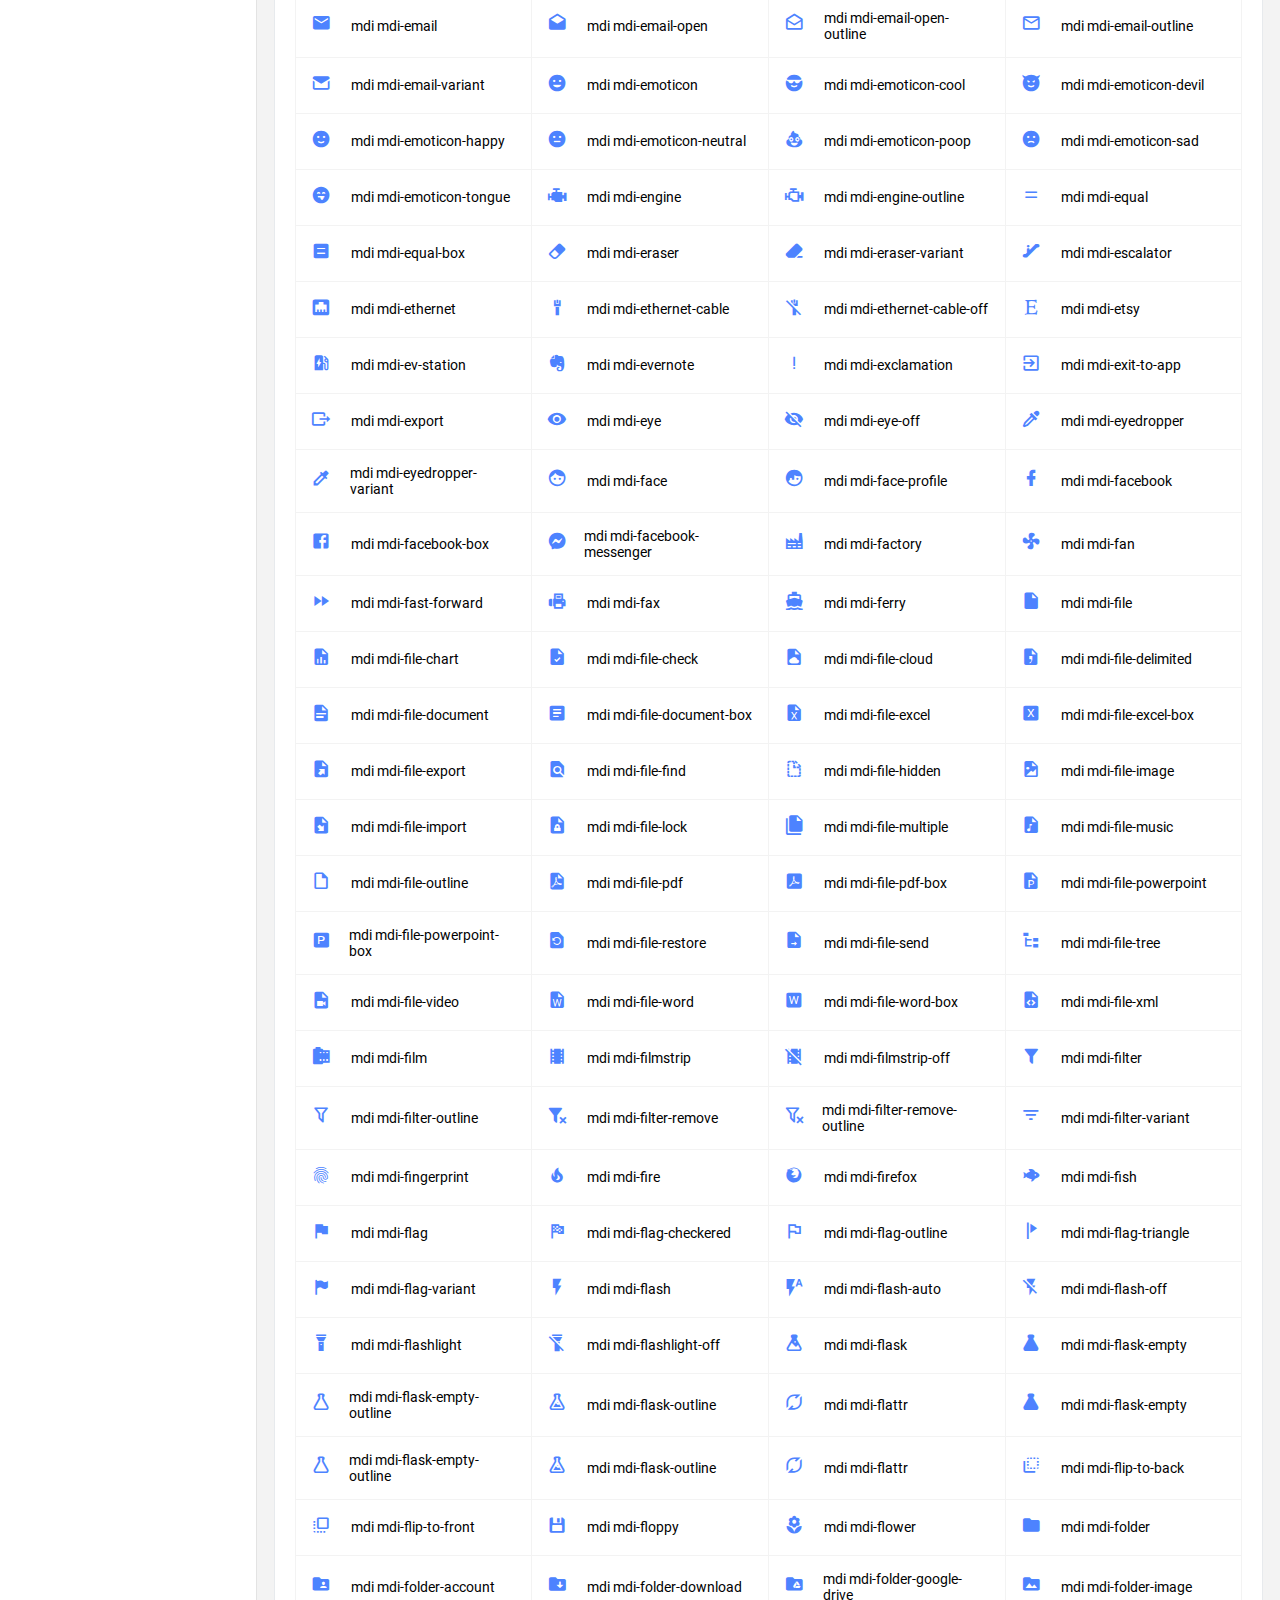
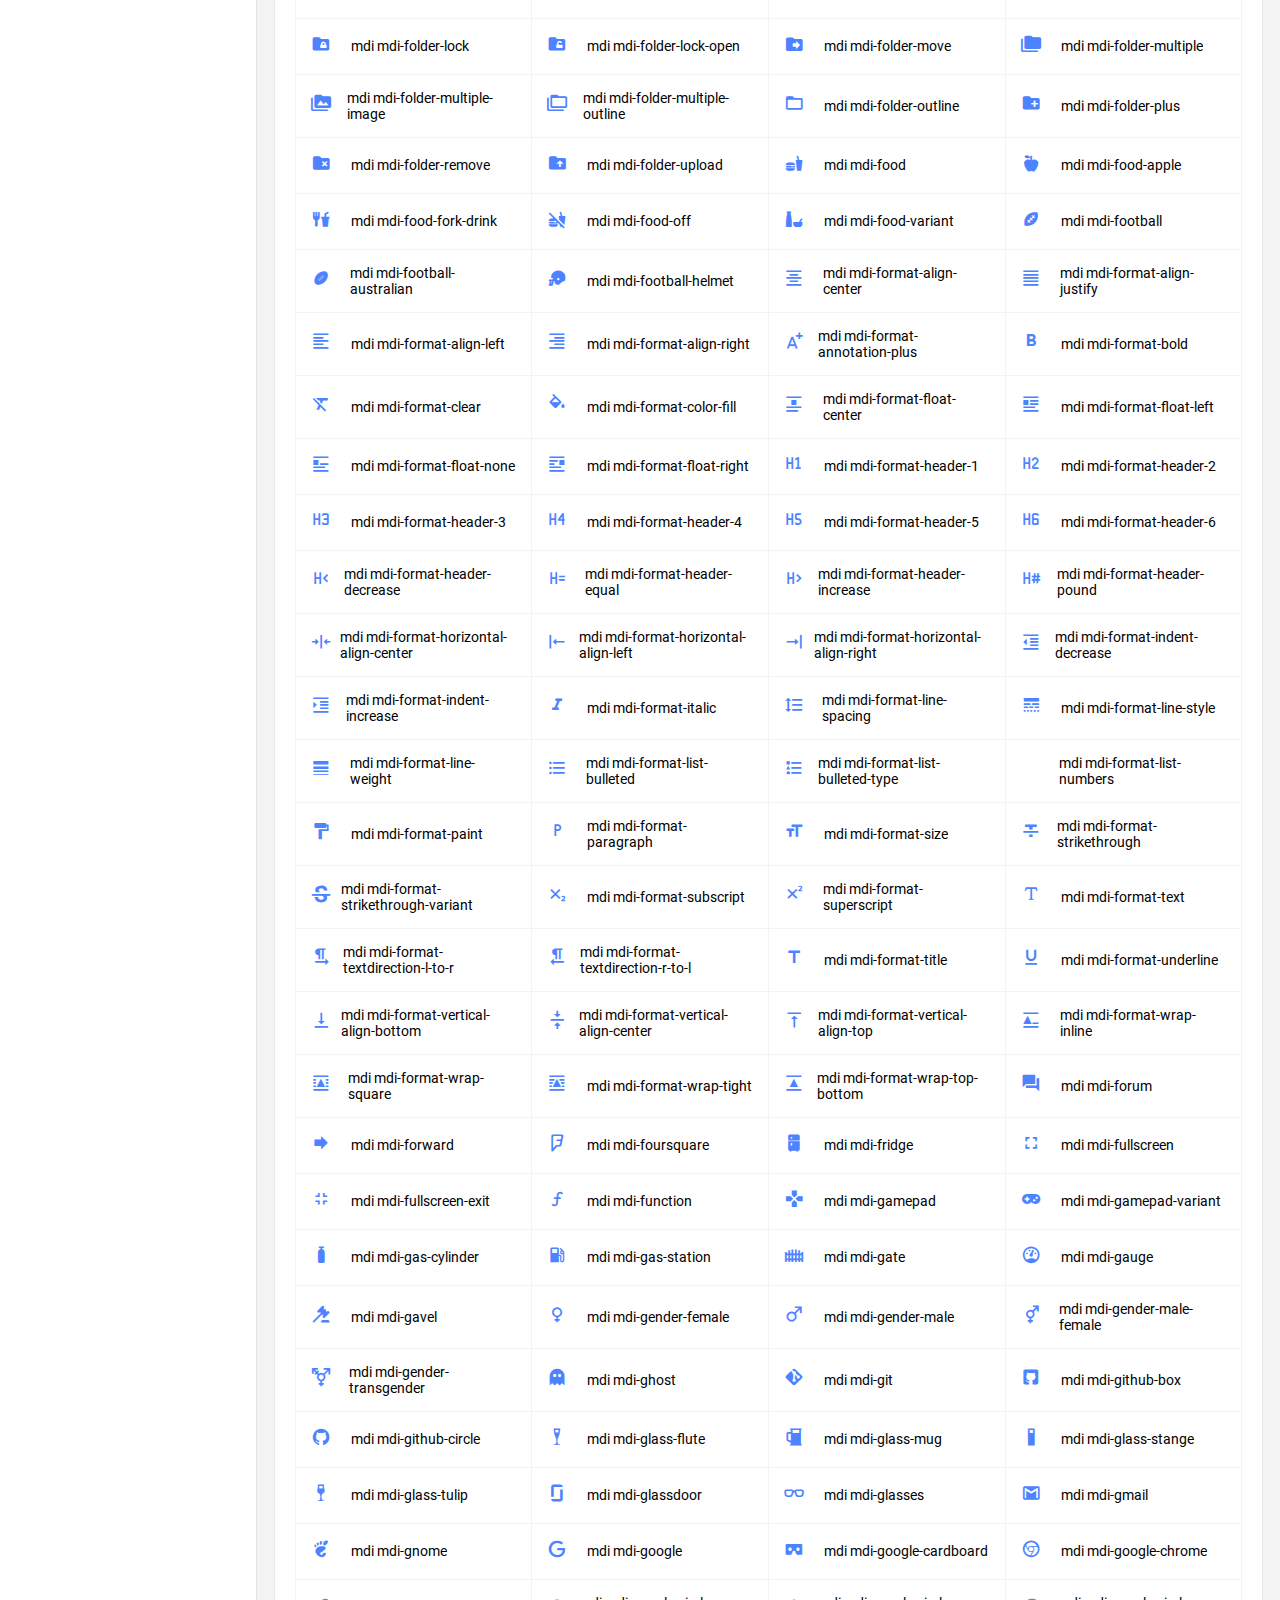
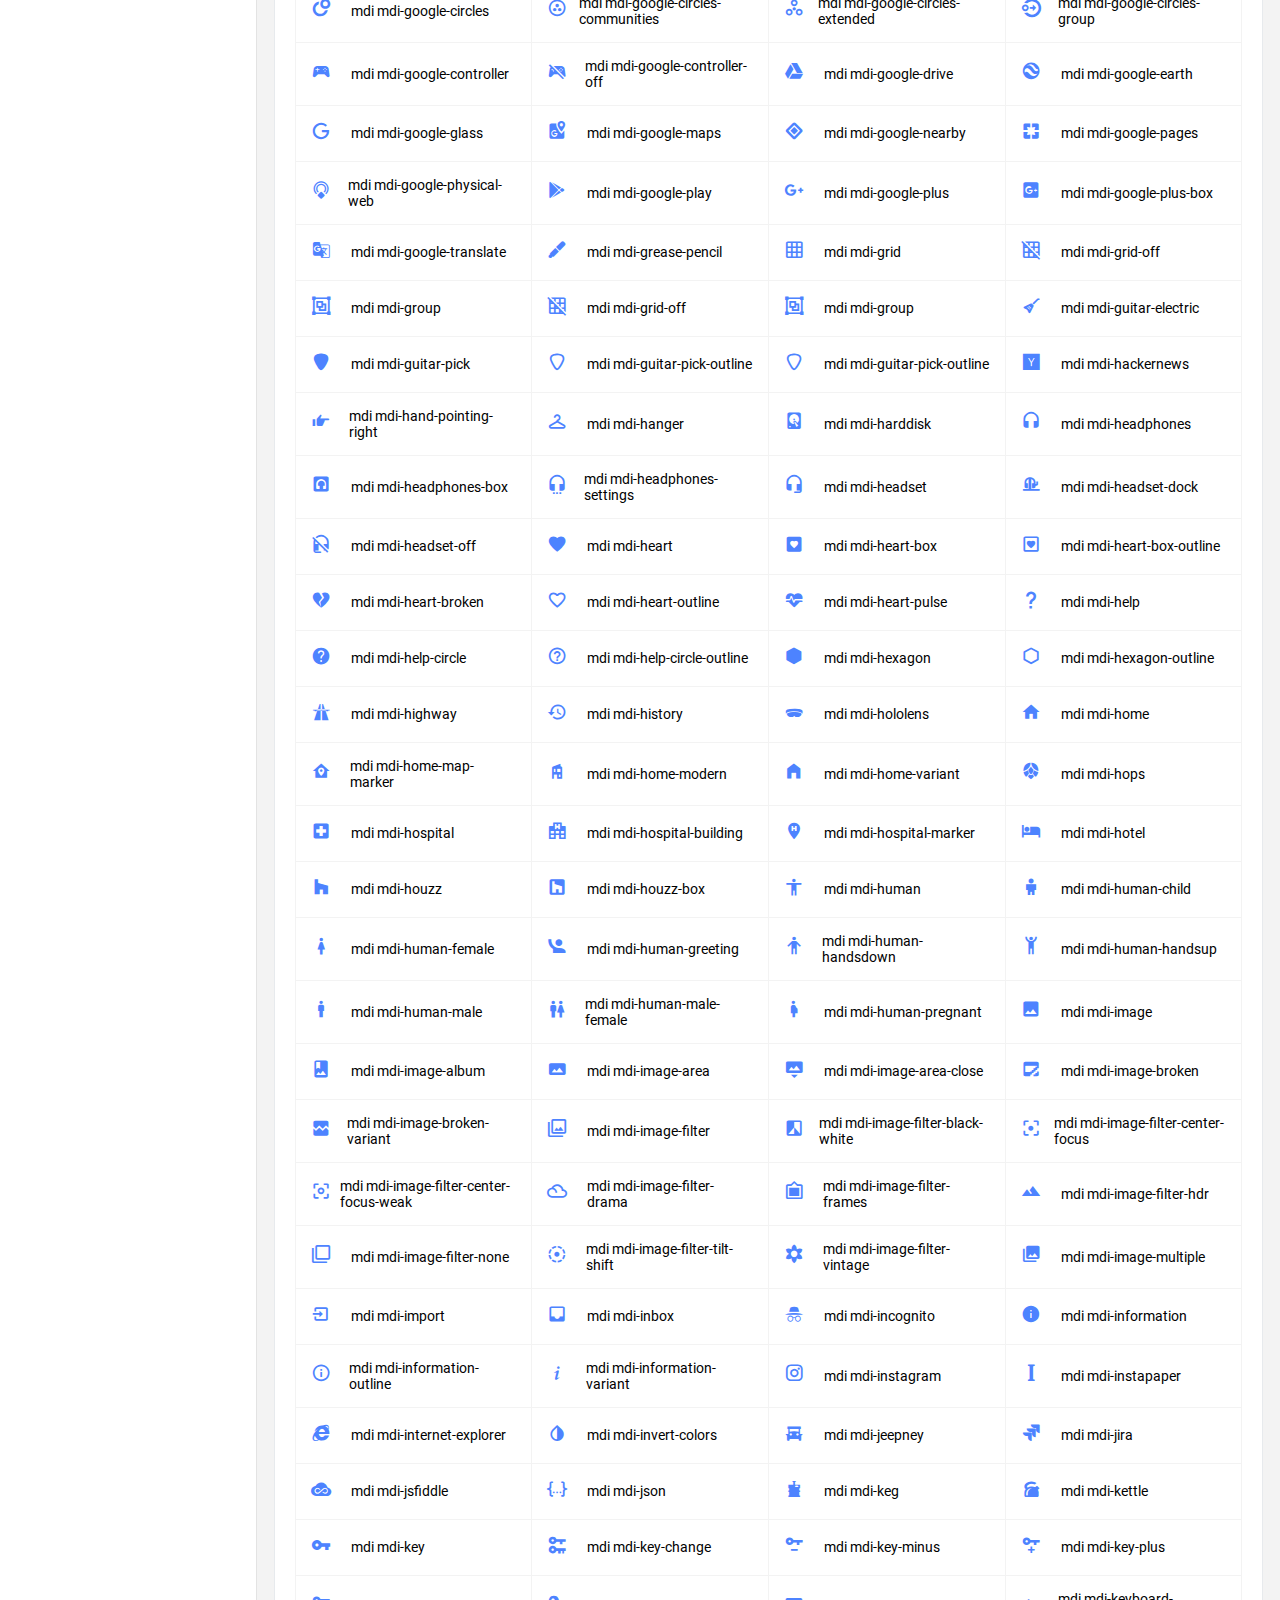
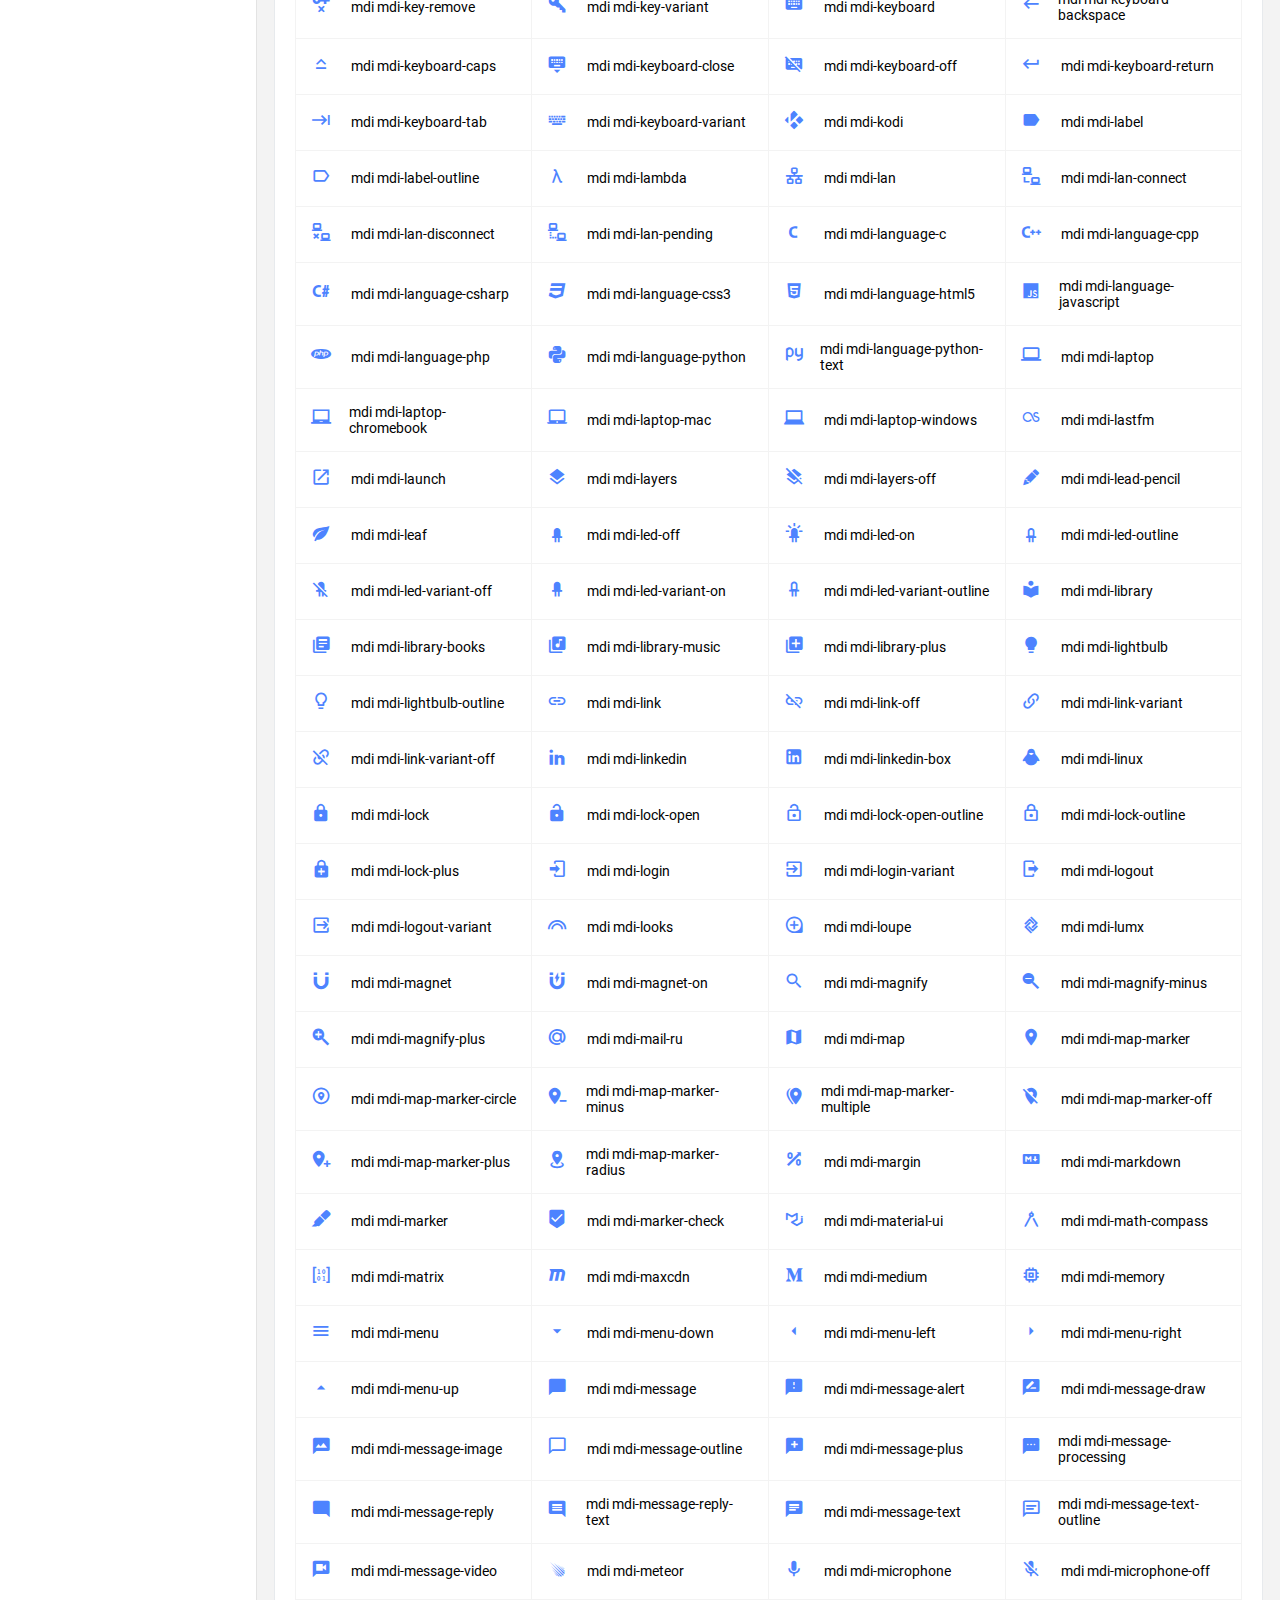
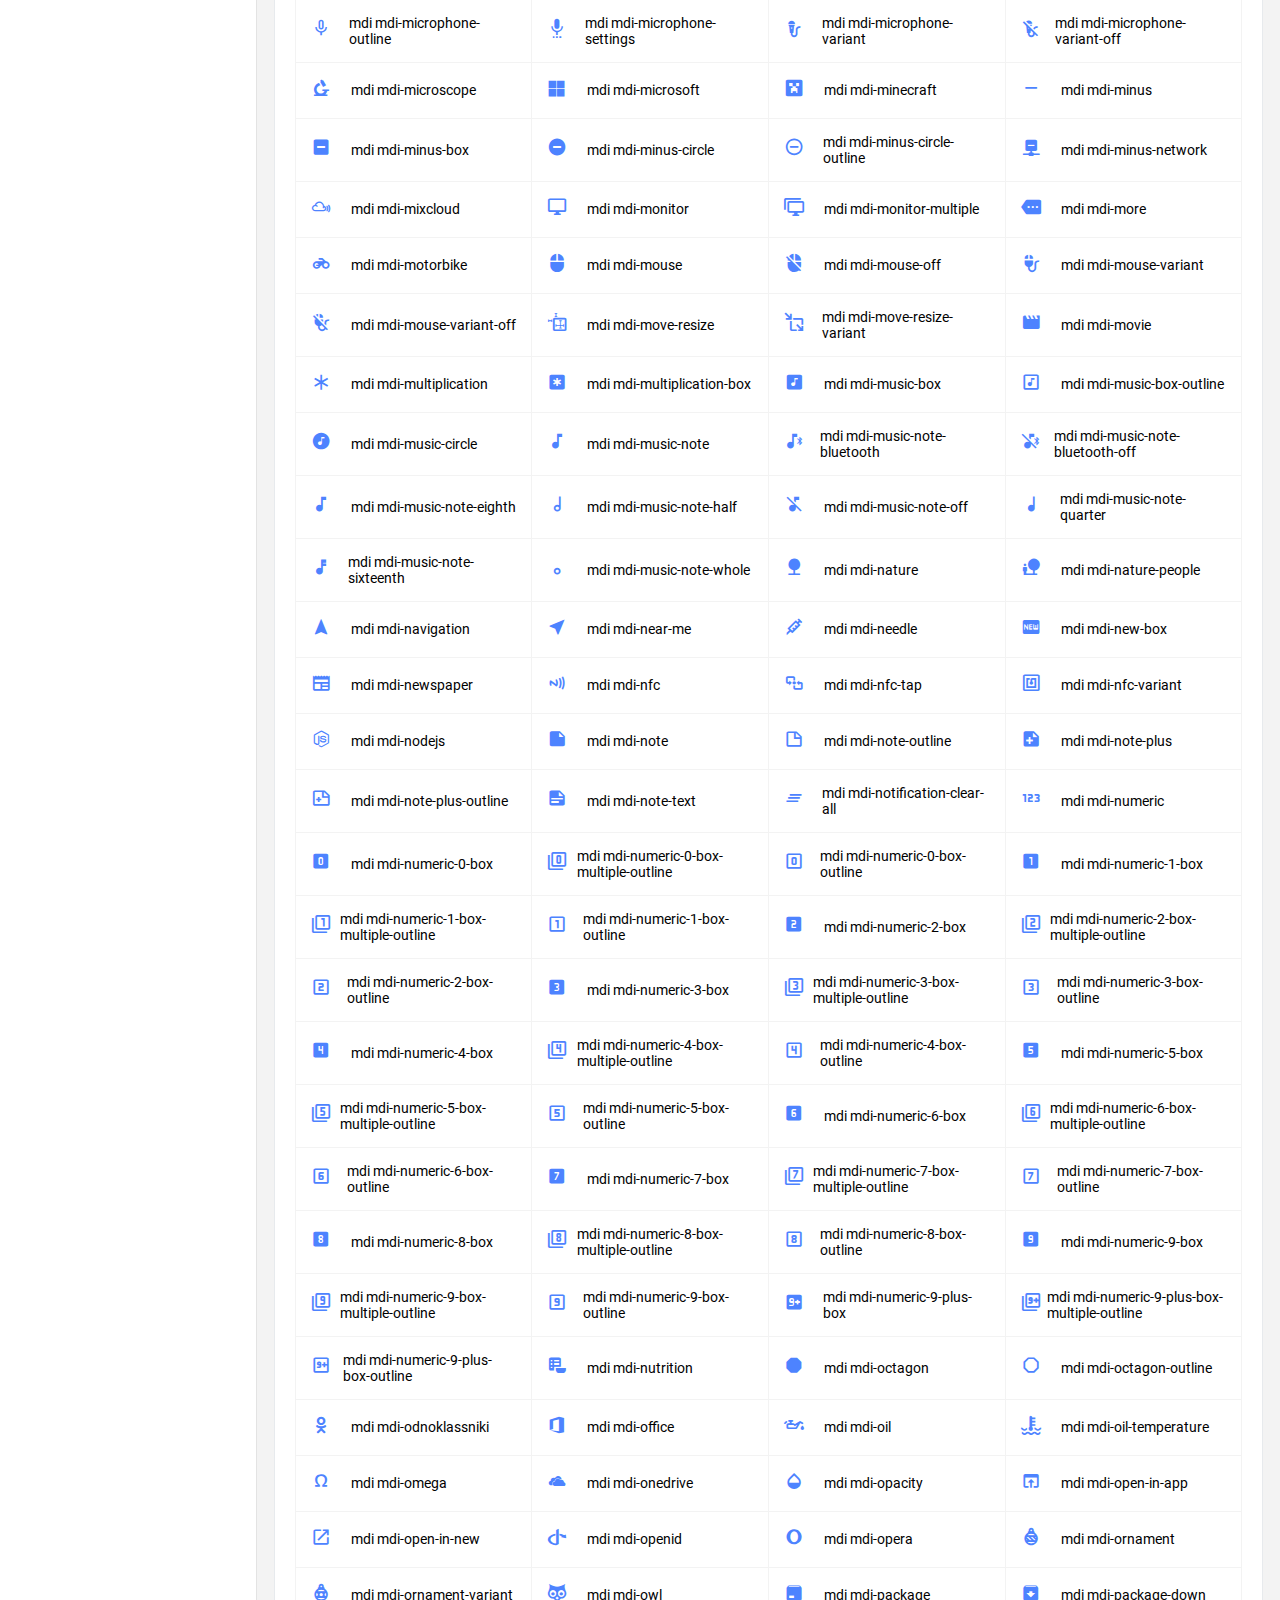
<file: web/pages/icons/mdi.html>
<!DOCTYPE html>
<html lang="en">

<head>
  <!-- Required meta tags -->
  <meta charset="utf-8">
  <meta name="viewport" content="width=device-width, initial-scale=1, shrink-to-fit=no">
  <title>Majestic Admin</title>
  <!-- plugins:css -->
  <link rel="stylesheet" href="../../vendors/mdi/css/materialdesignicons.min.css">
  <link rel="stylesheet" href="../../vendors/base/vendor.bundle.base.css">
  <!-- endinject -->
  <!-- inject:css -->
  <link rel="stylesheet" href="../../css/style.css">
  <!-- endinject -->
  <link rel="shortcut icon" href="../../images/favicon.png" />
</head>

<body>
  <div class=" container-scroller">
    <!-- partial:../../partials/_navbar.html -->
    <nav class="navbar col-lg-12 col-12 p-0 fixed-top d-flex flex-row">
      <div class="navbar-brand-wrapper d-flex justify-content-center">
        <div class="navbar-brand-inner-wrapper d-flex justify-content-between align-items-center w-100">  
          <a class="navbar-brand brand-logo" href="../../index.html"><img src="../../images/logo.svg" alt="logo"/></a>
          <a class="navbar-brand brand-logo-mini" href="../../index.html"><img src="../../images/logo-mini.svg" alt="logo"/></a>
          <button class="navbar-toggler navbar-toggler align-self-center" type="button" data-toggle="minimize">
            <span class="mdi mdi-sort-variant"></span>
          </button>
        </div>  
      </div>
      <div class="navbar-menu-wrapper d-flex align-items-center justify-content-end">
        <ul class="navbar-nav mr-lg-4 w-100">
          <li class="nav-item nav-search d-none d-lg-block w-100">
            <div class="input-group">
              <div class="input-group-prepend">
                <span class="input-group-text" id="search">
                  <i class="mdi mdi-magnify"></i>
                </span>
              </div>
              <input type="text" class="form-control" placeholder="Search now" aria-label="search" aria-describedby="search">
            </div>
          </li>
        </ul>
        <ul class="navbar-nav navbar-nav-right">
          <li class="nav-item dropdown me-1">
            <a class="nav-link count-indicator dropdown-toggle d-flex justify-content-center align-items-center" id="messageDropdown" href="#" data-bs-toggle="dropdown">
              <i class="mdi mdi-message-text mx-0"></i>
              <span class="count"></span>
            </a>
            <div class="dropdown-menu dropdown-menu-right navbar-dropdown" aria-labelledby="messageDropdown">
              <p class="mb-0 font-weight-normal float-left dropdown-header">Messages</p>
              <a class="dropdown-item">
                <div class="item-thumbnail">
                    <img src="../../images/faces/face4.jpg" alt="image" class="profile-pic">
                </div>
                <div class="item-content flex-grow">
                  <h6 class="ellipsis font-weight-normal">David Grey
                  </h6>
                  <p class="font-weight-light small-text text-muted mb-0">
                    The meeting is cancelled
                  </p>
                </div>
              </a>
              <a class="dropdown-item">
                <div class="item-thumbnail">
                    <img src="../../images/faces/face2.jpg" alt="image" class="profile-pic">
                </div>
                <div class="item-content flex-grow">
                  <h6 class="ellipsis font-weight-normal">Tim Cook
                  </h6>
                  <p class="font-weight-light small-text text-muted mb-0">
                    New product launch
                  </p>
                </div>
              </a>
              <a class="dropdown-item">
                <div class="item-thumbnail">
                    <img src="../../images/faces/face3.jpg" alt="image" class="profile-pic">
                </div>
                <div class="item-content flex-grow">
                  <h6 class="ellipsis font-weight-normal"> Johnson
                  </h6>
                  <p class="font-weight-light small-text text-muted mb-0">
                    Upcoming board meeting
                  </p>
                </div>
              </a>
            </div>
          </li>
          <li class="nav-item dropdown me-4">
            <a class="nav-link count-indicator dropdown-toggle d-flex align-items-center justify-content-center notification-dropdown" id="notificationDropdown" href="#" data-bs-toggle="dropdown">
              <i class="mdi mdi-bell mx-0"></i>
              <span class="count"></span>
            </a>
            <div class="dropdown-menu dropdown-menu-right navbar-dropdown" aria-labelledby="notificationDropdown">
              <p class="mb-0 font-weight-normal float-left dropdown-header">Notifications</p>
              <a class="dropdown-item">
                <div class="item-thumbnail">
                  <div class="item-icon bg-success">
                    <i class="mdi mdi-information mx-0"></i>
                  </div>
                </div>
                <div class="item-content">
                  <h6 class="font-weight-normal">Application Error</h6>
                  <p class="font-weight-light small-text mb-0 text-muted">
                    Just now
                  </p>
                </div>
              </a>
              <a class="dropdown-item">
                <div class="item-thumbnail">
                  <div class="item-icon bg-warning">
                    <i class="mdi mdi-settings mx-0"></i>
                  </div>
                </div>
                <div class="item-content">
                  <h6 class="font-weight-normal">Settings</h6>
                  <p class="font-weight-light small-text mb-0 text-muted">
                    Private message
                  </p>
                </div>
              </a>
              <a class="dropdown-item">
                <div class="item-thumbnail">
                  <div class="item-icon bg-info">
                    <i class="mdi mdi-account-box mx-0"></i>
                  </div>
                </div>
                <div class="item-content">
                  <h6 class="font-weight-normal">New user registration</h6>
                  <p class="font-weight-light small-text mb-0 text-muted">
                    2 days ago
                  </p>
                </div>
              </a>
            </div>
          </li>
          <li class="nav-item nav-profile dropdown">
            <a class="nav-link dropdown-toggle" href="#" data-bs-toggle="dropdown" id="profileDropdown">
              <img src="../../images/faces/face5.jpg" alt="profile"/>
              <span class="nav-profile-name">Louis Barnett</span>
            </a>
            <div class="dropdown-menu dropdown-menu-right navbar-dropdown" aria-labelledby="profileDropdown">
              <a class="dropdown-item">
                <i class="mdi mdi-settings text-primary"></i>
                Settings
              </a>
              <a class="dropdown-item">
                <i class="mdi mdi-logout text-primary"></i>
                Logout
              </a>
            </div>
          </li>
        </ul>
        <button class="navbar-toggler navbar-toggler-right d-lg-none align-self-center" type="button" data-toggle="offcanvas">
          <span class="mdi mdi-menu"></span>
        </button>
      </div>
    </nav>
    <!-- partial -->
    <div class="container-fluid page-body-wrapper">
      <!-- partial:../../partials/_sidebar.html -->
      <nav class="sidebar sidebar-offcanvas" id="sidebar">
        <ul class="nav">
          <li class="nav-item">
            <a class="nav-link" href="../../index.html">
              <i class="mdi mdi-home menu-icon"></i>
              <span class="menu-title">Dashboard</span>
            </a>
          </li>
          <li class="nav-item">
            <a class="nav-link" data-bs-toggle="collapse" href="#ui-basic" aria-expanded="false" aria-controls="ui-basic">
              <i class="mdi mdi-circle-outline menu-icon"></i>
              <span class="menu-title">UI Elements</span>
              <i class="menu-arrow"></i>
            </a>
            <div class="collapse" id="ui-basic">
              <ul class="nav flex-column sub-menu">
                <li class="nav-item"> <a class="nav-link" href="../../pages/ui-features/buttons.html">Buttons</a></li>
                <li class="nav-item"> <a class="nav-link" href="../../pages/ui-features/typography.html">Typography</a></li>
              </ul>
            </div>
          </li>
          <li class="nav-item">
            <a class="nav-link" href="../../pages/forms/basic_elements.html">
              <i class="mdi mdi-view-headline menu-icon"></i>
              <span class="menu-title">Form elements</span>
            </a>
          </li>
          <li class="nav-item">
            <a class="nav-link" href="../../pages/charts/chartjs.html">
              <i class="mdi mdi-chart-pie menu-icon"></i>
              <span class="menu-title">Charts</span>
            </a>
          </li>
          <li class="nav-item">
            <a class="nav-link" href="../../pages/tables/basic-table.html">
              <i class="mdi mdi-grid-large menu-icon"></i>
              <span class="menu-title">Tables</span>
            </a>
          </li>
          <li class="nav-item">
            <a class="nav-link" href="../../pages/icons/mdi.html">
              <i class="mdi mdi-emoticon menu-icon"></i>
              <span class="menu-title">Icons</span>
            </a>
          </li>
          <li class="nav-item">
            <a class="nav-link" data-bs-toggle="collapse" href="#auth" aria-expanded="false" aria-controls="auth">
              <i class="mdi mdi-account menu-icon"></i>
              <span class="menu-title">User Pages</span>
              <i class="menu-arrow"></i>
            </a>
            <div class="collapse" id="auth">
              <ul class="nav flex-column sub-menu">
                <li class="nav-item"> <a class="nav-link" href="../../pages/samples/login.html"> Login </a></li>
                <li class="nav-item"> <a class="nav-link" href="../../pages/samples/login-2.html"> Login 2 </a></li>
                <li class="nav-item"> <a class="nav-link" href="../../pages/samples/register.html"> Register </a></li>
                <li class="nav-item"> <a class="nav-link" href="../../pages/samples/register-2.html"> Register 2 </a></li>
                <li class="nav-item"> <a class="nav-link" href="../../pages/samples/lock-screen.html"> Lockscreen </a></li>
              </ul>
            </div>
          </li>
          <li class="nav-item">
            <a class="nav-link" href="../../documentation/documentation.html">
              <i class="mdi mdi-file-document-box-outline menu-icon"></i>
              <span class="menu-title">Documentation</span>
            </a>
          </li>
        </ul>
      </nav>
      <!-- partial -->
      <div class="main-panel">        
        <div class="content-wrapper">
          <div class="row">
            <div class="col-lg-12 grid-margin">
              <div class="card">
                <div class="card-body">
                  <div class="row icons-list">
                    <div class="col-sm-6 col-md-4 col-lg-3">
                        <i class="mdi mdi-access-point"></i> mdi mdi-access-point
                    </div>
                    <div class="col-sm-6 col-md-4 col-lg-3">
                        <i class="mdi mdi-access-point-network"></i> mdi mdi-access-point-network
                    </div>
                    <div class="col-sm-6 col-md-4 col-lg-3">
                        <i class="mdi mdi-account"></i> mdi mdi-account
                    </div>
                    <div class="col-sm-6 col-md-4 col-lg-3">
                        <i class="mdi mdi-account-box"></i> mdi mdi-account-box
                    </div>
                    <div class="col-sm-6 col-md-4 col-lg-3">
                        <i class="mdi mdi-account-box-outline"></i> mdi mdi-account-box-outline
                    </div>
                    <div class="col-sm-6 col-md-4 col-lg-3">
                        <i class="mdi mdi-account-card-details"></i> mdi mdi-account-card-details
                    </div>
                    <div class="col-sm-6 col-md-4 col-lg-3">
                        <i class="mdi mdi-account-check"></i> mdi mdi-account-check
                    </div>
                    <div class="col-sm-6 col-md-4 col-lg-3">
                        <i class="mdi mdi-account-circle"></i> mdi mdi-account-circle
                    </div>
                    <div class="col-sm-6 col-md-4 col-lg-3">
                        <i class="mdi mdi-account-convert"></i> mdi mdi-account-convert
                    </div>
                    <div class="col-sm-6 col-md-4 col-lg-3">
                        <i class="mdi mdi-account-key"></i> mdi mdi-account-key
                    </div>
                    <div class="col-sm-6 col-md-4 col-lg-3">
                        <i class="mdi mdi-account-minus"></i> mdi mdi-account-minus
                    </div>
                    <div class="col-sm-6 col-md-4 col-lg-3">
                        <i class="mdi mdi-account-multiple"></i> mdi mdi-account-multiple
                    </div>
                    <div class="col-sm-6 col-md-4 col-lg-3">
                        <i class="mdi mdi-account-multiple-minus"></i> mdi mdi-account-multiple-minus
                    </div>
                    <div class="col-sm-6 col-md-4 col-lg-3">
                        <i class="mdi mdi-account-multiple-outline"></i> mdi mdi-account-multiple-outline
                    </div>
                    <div class="col-sm-6 col-md-4 col-lg-3">
                        <i class="mdi mdi-account-multiple-plus"></i> mdi mdi-account-multiple-plus
                    </div>
                    <div class="col-sm-6 col-md-4 col-lg-3">
                        <i class="mdi mdi-account-network"></i> mdi mdi-account-network
                    </div>
                    <div class="col-sm-6 col-md-4 col-lg-3">
                        <i class="mdi mdi-account-off"></i> mdi mdi-account-off
                    </div>
                    <div class="col-sm-6 col-md-4 col-lg-3">
                        <i class="mdi mdi-account-outline"></i> mdi mdi-account-outline
                    </div>
                    <div class="col-sm-6 col-md-4 col-lg-3">
                        <i class="mdi mdi-account-plus"></i> mdi mdi-account-plus
                    </div>
                    <div class="col-sm-6 col-md-4 col-lg-3">
                        <i class="mdi mdi-account-remove"></i> mdi mdi-account-remove
                    </div>
                    <div class="col-sm-6 col-md-4 col-lg-3">
                        <i class="mdi mdi-account-search"></i> mdi mdi-account-search
                    </div>
                    <div class="col-sm-6 col-md-4 col-lg-3">
                        <i class="mdi mdi-account-settings"></i> mdi mdi-account-settings
                    </div>
                    <div class="col-sm-6 col-md-4 col-lg-3">
                        <i class="mdi mdi-account-star"></i> mdi mdi-account-star
                    </div>
                    <div class="col-sm-6 col-md-4 col-lg-3">
                        <i class="mdi mdi-account-switch"></i> mdi mdi-account-switch
                    </div>
                    <div class="col-sm-6 col-md-4 col-lg-3">
                        <i class="mdi mdi-adjust"></i> mdi mdi-adjust
                    </div>
                    <div class="col-sm-6 col-md-4 col-lg-3">
                        <i class="mdi mdi-air-conditioner"></i> mdi mdi-air-conditioner
                    </div>
                    <div class="col-sm-6 col-md-4 col-lg-3">
                        <i class="mdi mdi-airballoon"></i> mdi mdi-airballoon
                    </div>
                    <div class="col-sm-6 col-md-4 col-lg-3">
                        <i class="mdi mdi-airplane"></i> mdi mdi-airplane
                    </div>
                    <div class="col-sm-6 col-md-4 col-lg-3">
                        <i class="mdi mdi-airplane-landing"></i> mdi mdi-airplane-landing
                    </div>
                    <div class="col-sm-6 col-md-4 col-lg-3">
                        <i class="mdi mdi-airplane-off"></i> mdi mdi-airplane-off
                    </div>
                    <div class="col-sm-6 col-md-4 col-lg-3">
                        <i class="mdi mdi-airplane-takeoff"></i> mdi mdi-airplane-takeoff
                    </div>
                    <div class="col-sm-6 col-md-4 col-lg-3">
                        <i class="mdi mdi-airplay"></i> mdi mdi-airplay
                    </div>
                    <div class="col-sm-6 col-md-4 col-lg-3">
                        <i class="mdi mdi-alarm"></i> mdi mdi-alarm
                    </div>
                    <div class="col-sm-6 col-md-4 col-lg-3">
                        <i class="mdi mdi-alarm-check"></i> mdi mdi-alarm-check
                    </div>
                    <div class="col-sm-6 col-md-4 col-lg-3">
                        <i class="mdi mdi-alarm-multiple"></i> mdi mdi-alarm-multiple
                    </div>
                    <div class="col-sm-6 col-md-4 col-lg-3">
                        <i class="mdi mdi-alarm-off"></i> mdi mdi-alarm-off
                    </div>
                    <div class="col-sm-6 col-md-4 col-lg-3">
                        <i class="mdi mdi-alarm-plus"></i> mdi mdi-alarm-plus
                    </div>
                    <div class="col-sm-6 col-md-4 col-lg-3">
                        <i class="mdi mdi-album"></i> mdi mdi-albums
                    </div>
                    <div class="col-sm-6 col-md-4 col-lg-3">
                        <i class="mdi mdi-alert"></i> mdi mdi-alert
                    </div>
                    <div class="col-sm-6 col-md-4 col-lg-3">
                        <i class="mdi mdi-alert-box"></i> mdi mdi-alert-box
                    </div>
                    <div class="col-sm-6 col-md-4 col-lg-3">
                        <i class="mdi mdi-alert-circle"></i> mdi mdi-alert-circle
                    </div>
                    <div class="col-sm-6 col-md-4 col-lg-3">
                        <i class="mdi mdi-alert-circle-outline"></i> mdi mdi-alert-circle-outline
                    </div>
                    <div class="col-sm-6 col-md-4 col-lg-3">
                        <i class="mdi mdi-alert-octagon"></i> mdi mdi-alert-octagon
                    </div>
                    <div class="col-sm-6 col-md-4 col-lg-3">
                        <i class="mdi mdi-alert-outline"></i> mdi mdi-alert-outline
                    </div>
                    <div class="col-sm-6 col-md-4 col-lg-3">
                        <i class="mdi mdi-alpha"></i> mdi mdi-alpha
                    </div>
                    <div class="col-sm-6 col-md-4 col-lg-3">
                        <i class="mdi mdi-alphabetical"></i> mdi mdi-alphabetical
                    </div>
                    <div class="col-sm-6 col-md-4 col-lg-3">
                        <i class="mdi mdi-altimeter"></i> mdi mdi-altimeter
                    </div>
                    <div class="col-sm-6 col-md-4 col-lg-3">
                        <i class="mdi mdi-amazon"></i> mdi mdi-amazon
                    </div>
                    <div class="col-sm-6 col-md-4 col-lg-3">
                        <i class="mdi mdi-ambulance"></i> mdi mdi-ambulance
                    </div>
                    <div class="col-sm-6 col-md-4 col-lg-3">
                        <i class="mdi mdi-amplifier"></i> mdi mdi-amplifier
                    </div>
                    <div class="col-sm-6 col-md-4 col-lg-3">
                        <i class="mdi mdi-anchor"></i> mdi mdi-anchor
                    </div>
                    <div class="col-sm-6 col-md-4 col-lg-3">
                        <i class="mdi mdi-android"></i> mdi mdi-android
                    </div>
                    <div class="col-sm-6 col-md-4 col-lg-3">
                        <i class="mdi mdi-android-debug-bridge"></i> mdi mdi-android-debug-bridge
                    </div>
                    <div class="col-sm-6 col-md-4 col-lg-3">
                        <i class="mdi mdi-android-studio"></i> mdi mdi-android-studio
                    </div>
                    <div class="col-sm-6 col-md-4 col-lg-3">
                        <i class="mdi mdi-animation"></i> mdi mdi-animation
                    </div>
                    <div class="col-sm-6 col-md-4 col-lg-3">
                        <i class="mdi mdi-apple"></i> mdi mdi-apple
                    </div>
                    <div class="col-sm-6 col-md-4 col-lg-3">
                        <i class="mdi mdi-apple-finder"></i> mdi mdi-apple-finder
                    </div>
                    <div class="col-sm-6 col-md-4 col-lg-3">
                        <i class="mdi mdi-apple-ios"></i> mdi mdi-apple-ios
                    </div>
                    <div class="col-sm-6 col-md-4 col-lg-3">
                        <i class="mdi mdi-apple-keyboard-caps"></i> mdi mdi-apple-keyboard-caps
                    </div>
                    <div class="col-sm-6 col-md-4 col-lg-3">
                        <i class="mdi mdi-apple-keyboard-command"></i> mdi mdi-apple-keyboard-command
                    </div>
                    <div class="col-sm-6 col-md-4 col-lg-3">
                        <i class="mdi mdi-apple-keyboard-control"></i> mdi mdi-apple-keyboard-control
                    </div>
                    <div class="col-sm-6 col-md-4 col-lg-3">
                        <i class="mdi mdi-apple-keyboard-option"></i> mdi mdi-apple-keyboard-option
                    </div>
                    <div class="col-sm-6 col-md-4 col-lg-3">
                        <i class="mdi mdi-apple-keyboard-shift"></i> mdi mdi-apple-keyboard-shift
                    </div>
                    <div class="col-sm-6 col-md-4 col-lg-3">
                        <i class="mdi mdi-apple-safari"></i> mdi mdi-apple-safari
                    </div>
                    <div class="col-sm-6 col-md-4 col-lg-3">
                        <i class="mdi mdi-application"></i> mdi mdi-application
                    </div>
                    <div class="col-sm-6 col-md-4 col-lg-3">
                        <i class="mdi mdi-apps"></i> mdi mdi-apps
                    </div>
                    <div class="col-sm-6 col-md-4 col-lg-3">
                        <i class="mdi mdi-archive"></i> mdi mdi-archive
                    </div>
                    <div class="col-sm-6 col-md-4 col-lg-3">
                        <i class="mdi mdi-arrange-bring-forward"></i> mdi mdi-arrange-bring-forward
                    </div>
                    <div class="col-sm-6 col-md-4 col-lg-3">
                        <i class="mdi mdi-arrange-bring-to-front"></i> mdi mdi-arrange-bring-to-front
                    </div>
                    <div class="col-sm-6 col-md-4 col-lg-3">
                        <i class="mdi mdi-arrange-send-backward"></i> mdi mdi-arrange-send-backward
                    </div>
                    <div class="col-sm-6 col-md-4 col-lg-3">
                        <i class="mdi mdi-arrange-send-to-back"></i> mdi mdi-arrange-send-to-back
                    </div>
                    <div class="col-sm-6 col-md-4 col-lg-3">
                        <i class="mdi mdi-arrow-all"></i> mdi mdi-arrow-all
                    </div>
                    <div class="col-sm-6 col-md-4 col-lg-3">
                        <i class="mdi mdi-arrow-bottom-left"></i> mdi mdi-arrow-bottom-left
                    </div>
                    <div class="col-sm-6 col-md-4 col-lg-3">
                        <i class="mdi mdi-arrow-bottom-right"></i> mdi mdi-arrow-bottom-right
                    </div>
                    <div class="col-sm-6 col-md-4 col-lg-3">
                        <i class="mdi mdi-arrow-down"></i> mdi mdi-arrow-down
                    </div>
                    <div class="col-sm-6 col-md-4 col-lg-3">
                        <i class="mdi mdi-arrow-down"></i> mdi mdi-arrow-down
                    </div>
                    <div class="col-sm-6 col-md-4 col-lg-3">
                        <i class="mdi mdi-arrow-down-bold-circle"></i> mdi mdi-arrow-down-bold-circle
                    </div>
                    <div class="col-sm-6 col-md-4 col-lg-3">
                        <i class="mdi mdi-arrow-down-bold-circle-outline"></i> mdi mdi-arrow-down-bold-circle-outline
                    </div>
                    <div class="col-sm-6 col-md-4 col-lg-3">
                        <i class="mdi mdi-arrow-down-bold-hexagon-outline"></i> mdi mdi-arrow-down-bold-hexagon-outline
                    </div>
                    <div class="col-sm-6 col-md-4 col-lg-3">
                        <i class="mdi mdi-arrow-down-drop-circle"></i> mdi mdi-arrow-down-drop-circle
                    </div>
                    <div class="col-sm-6 col-md-4 col-lg-3">
                        <i class="mdi mdi-arrow-down-drop-circle-outline"></i> mdi mdi-arrow-down-drop-circle-outline
                    </div>
                    <div class="col-sm-6 col-md-4 col-lg-3">
                        <i class="mdi mdi-arrow-expand"></i> mdi mdi-arrow-expand
                    </div>
                    <div class="col-sm-6 col-md-4 col-lg-3">
                        <i class="mdi mdi-arrow-expand-all"></i> mdi mdi-arrow-expand-all
                    </div>
                    <div class="col-sm-6 col-md-4 col-lg-3">
                        <i class="mdi mdi-arrow-left"></i> mdi mdi-arrow-left
                    </div>
                    <div class="col-sm-6 col-md-4 col-lg-3">
                        <i class="mdi mdi-arrow-left-bold"></i> mdi mdi-arrow-left-bold
                    </div>
                    <div class="col-sm-6 col-md-4 col-lg-3">
                        <i class="mdi mdi-arrow-left-bold-circle"></i> mdi mdi-arrow-left-bold-circle
                    </div>
                    <div class="col-sm-6 col-md-4 col-lg-3">
                        <i class="mdi mdi-arrow-left-bold-circle-outline"></i> mdi mdi-arrow-left-bold-circle-outline
                    </div>
                    <div class="col-sm-6 col-md-4 col-lg-3">
                        <i class="mdi mdi-arrow-left-bold-hexagon-outline"></i> mdi mdi-arrow-left-bold-hexagon-outline
                    </div>
                    <div class="col-sm-6 col-md-4 col-lg-3">
                        <i class="mdi mdi-arrow-left-drop-circle"></i> mdi mdi-arrow-left-drop-circle
                    </div>
                    <div class="col-sm-6 col-md-4 col-lg-3">
                        <i class="mdi mdi-arrow-left-drop-circle-outline"></i> mdi mdi-arrow-left-drop-circle-outline
                    </div>
                    <div class="col-sm-6 col-md-4 col-lg-3">
                        <i class="mdi mdi-arrow-right"></i> mdi mdi-arrow-right
                    </div>
                    <div class="col-sm-6 col-md-4 col-lg-3">
                        <i class="mdi mdi-arrow-right-bold"></i> mdi mdi-arrow-right-bold
                    </div>
                    <div class="col-sm-6 col-md-4 col-lg-3">
                        <i class="mdi mdi-arrow-right-bold-circle"></i> mdi mdi-arrow-right-bold-circle
                    </div>
                    <div class="col-sm-6 col-md-4 col-lg-3">
                        <i class="mdi mdi-arrow-right-bold-circle-outline"></i> mdi mdi-arrow-right-bold-circle-outline
                    </div>
                    <div class="col-sm-6 col-md-4 col-lg-3">
                        <i class="mdi mdi-arrow-right-bold-hexagon-outline"></i> mdi mdi-arrow-right-bold-hexagon-outline
                    </div>
                    <div class="col-sm-6 col-md-4 col-lg-3">
                        <i class="mdi mdi-arrow-right-drop-circle"></i> mdi mdi-arrow-right-drop-circle
                    </div>
                    <div class="col-sm-6 col-md-4 col-lg-3">
                        <i class="mdi mdi-arrow-right-drop-circle-outline"></i> mdi mdi-arrow-right-drop-circle-outline
                    </div>
                    <div class="col-sm-6 col-md-4 col-lg-3">
                        <i class="mdi mdi-arrow-top-left"></i> mdi mdi-arrow-top-left
                    </div>
                    <div class="col-sm-6 col-md-4 col-lg-3">
                        <i class="mdi mdi-arrow-top-right"></i> mdi mdi-arrow-top-right
                    </div>
                    <div class="col-sm-6 col-md-4 col-lg-3">
                        <i class="mdi mdi-arrow-up"></i> mdi mdi-arrow-up
                    </div>
                    <div class="col-sm-6 col-md-4 col-lg-3">
                        <i class="mdi mdi-arrow-up-bold"></i> mdi mdi-arrow-up-bold
                    </div>
                    <div class="col-sm-6 col-md-4 col-lg-3">
                        <i class="mdi mdi-arrow-up-bold-circle"></i> mdi mdi-arrow-up-bold-circle
                    </div>
                    <div class="col-sm-6 col-md-4 col-lg-3">
                        <i class="mdi mdi-arrow-up-bold-circle-outline"></i> mdi mdi-arrow-up-bold-circle-outline
                    </div>
                    <div class="col-sm-6 col-md-4 col-lg-3">
                        <i class="mdi mdi-arrow-up-bold-hexagon-outline"></i> mdi mdi-arrow-up-bold-hexagon-outline
                    </div>
                    <div class="col-sm-6 col-md-4 col-lg-3">
                        <i class="mdi mdi-arrow-up-drop-circle"></i> mdi mdi-arrow-up-drop-circle
                    </div>
                    <div class="col-sm-6 col-md-4 col-lg-3">
                        <i class="mdi mdi-arrow-up-drop-circle-outline"></i> mdi mdi-arrow-up-drop-circle-outline
                    </div>
                    <div class="col-sm-6 col-md-4 col-lg-3">
                        <i class="mdi mdi-assistant"></i> mdi mdi-assistant
                    </div>
                    <div class="col-sm-6 col-md-4 col-lg-3">
                        <i class="mdi mdi-at"></i> mdi mdi-at
                    </div>
                    <div class="col-sm-6 col-md-4 col-lg-3">
                        <i class="mdi mdi-attachment"></i> mdi mdi-attachment
                    </div>
                    <div class="col-sm-6 col-md-4 col-lg-3">
                        <i class="mdi mdi-audiobook"></i> mdi mdi-audiobook
                    </div>
                    <div class="col-sm-6 col-md-4 col-lg-3">
                        <i class="mdi mdi-auto-fix"></i> mdi mdi-auto-fix
                    </div>
                    <div class="col-sm-6 col-md-4 col-lg-3">
                        <i class="mdi mdi-auto-upload"></i> mdi mdi-auto-upload
                    </div>
                    <div class="col-sm-6 col-md-4 col-lg-3">
                        <i class="mdi mdi-autorenew"></i> mdi mdi-autorenew
                    </div>
                    <div class="col-sm-6 col-md-4 col-lg-3">
                        <i class="mdi mdi-av-timer"></i> mdi mdi-av-timer
                    </div>
                    <div class="col-sm-6 col-md-4 col-lg-3">
                        <i class="mdi mdi-baby"></i> mdi mdi-baby
                    </div>
                    <div class="col-sm-6 col-md-4 col-lg-3">
                        <i class="mdi mdi-backburger"></i> mdi mdi-backburger
                    </div>
                    <div class="col-sm-6 col-md-4 col-lg-3">
                        <i class="mdi mdi-backspace"></i> mdi mdi-backspace
                    </div>
                    <div class="col-sm-6 col-md-4 col-lg-3">
                        <i class="mdi mdi-backup-restore"></i> mdi mdi-backup-restore
                    </div>
                    <div class="col-sm-6 col-md-4 col-lg-3">
                        <i class="mdi mdi-bank"></i> mdi mdi-bank
                    </div>
                    <div class="col-sm-6 col-md-4 col-lg-3">
                        <i class="mdi mdi-barcode"></i> mdi mdi-barcode
                    </div>
                    <div class="col-sm-6 col-md-4 col-lg-3">
                        <i class="mdi mdi-barcode-scan"></i> mdi mdi-barcode-scan
                    </div>
                    <div class="col-sm-6 col-md-4 col-lg-3">
                        <i class="mdi mdi-barley"></i> mdi mdi-barley
                    </div>
                    <div class="col-sm-6 col-md-4 col-lg-3">
                        <i class="mdi mdi-barrel"></i> mdi mdi-barrel
                    </div>
                    <div class="col-sm-6 col-md-4 col-lg-3">
                        <i class="mdi mdi-basket"></i> mdi mdi-basket
                    </div>
                    <div class="col-sm-6 col-md-4 col-lg-3">
                        <i class="mdi mdi-basket-fill"></i> mdi mdi-basket-fill
                    </div>
                    <div class="col-sm-6 col-md-4 col-lg-3">
                        <i class="mdi mdi-basket-unfill"></i> mdi mdi-basket-unfill
                    </div>
                    <div class="col-sm-6 col-md-4 col-lg-3">
                        <i class="mdi mdi-battery"></i> mdi mdi-battery
                    </div>
                    <div class="col-sm-6 col-md-4 col-lg-3">
                        <i class="mdi mdi-battery-10"></i> mdi mdi-battery-10
                    </div>
                    <div class="col-sm-6 col-md-4 col-lg-3">
                        <i class="mdi mdi-battery-20"></i> mdi mdi-battery-20
                    </div>
                    <div class="col-sm-6 col-md-4 col-lg-3">
                        <i class="mdi mdi-battery-30"></i> mdi mdi-battery-30
                    </div>
                    <div class="col-sm-6 col-md-4 col-lg-3">
                        <i class="mdi mdi-battery-40"></i> mdi mdi-battery-40
                    </div>
                    <div class="col-sm-6 col-md-4 col-lg-3">
                        <i class="mdi mdi-battery-50"></i> mdi mdi-battery-50
                    </div>
                    <div class="col-sm-6 col-md-4 col-lg-3">
                        <i class="mdi mdi-battery-60"></i> mdi mdi-battery-60
                    </div>
                    <div class="col-sm-6 col-md-4 col-lg-3">
                        <i class="mdi mdi-battery-70"></i> mdi mdi-battery-70
                    </div>
                    <div class="col-sm-6 col-md-4 col-lg-3">
                        <i class="mdi mdi-battery-80"></i> mdi mdi-battery-80
                    </div>
                    <div class="col-sm-6 col-md-4 col-lg-3">
                        <i class="mdi mdi-battery-90"></i> mdi mdi-battery-90
                    </div>
                    <div class="col-sm-6 col-md-4 col-lg-3">
                        <i class="mdi mdi-battery-alert"></i> mdi mdi-battery-alert
                    </div>
                    <div class="col-sm-6 col-md-4 col-lg-3">
                        <i class="mdi mdi-battery-charging"></i> mdi mdi-battery-charging
                    </div>
                    <div class="col-sm-6 col-md-4 col-lg-3">
                        <i class="mdi mdi-battery-charging-100"></i> mdi mdi-battery-charging-100
                    </div>
                    <div class="col-sm-6 col-md-4 col-lg-3">
                        <i class="mdi mdi-battery-charging-20"></i> mdi mdi-battery-charging-20
                    </div>
                    <div class="col-sm-6 col-md-4 col-lg-3">
                        <i class="mdi mdi-battery-charging-30"></i> mdi mdi-battery-charging-30
                    </div>
                    <div class="col-sm-6 col-md-4 col-lg-3">
                        <i class="mdi mdi-battery-charging-40"></i> mdi mdi-battery-charging-40
                    </div>
                    <div class="col-sm-6 col-md-4 col-lg-3">
                        <i class="mdi mdi-battery-charging-60"></i> mdi mdi-battery-charging-60
                    </div>
                    <div class="col-sm-6 col-md-4 col-lg-3">
                        <i class="mdi mdi-battery-charging-80"></i> mdi mdi-battery-charging-80
                    </div>
                    <div class="col-sm-6 col-md-4 col-lg-3">
                        <i class="mdi mdi-battery-charging-90"></i> mdi mdi-battery-charging-90
                    </div>
                    <div class="col-sm-6 col-md-4 col-lg-3">
                        <i class="mdi mdi-battery-minus"></i> mdi mdi-battery-minus
                    </div>
                    <div class="col-sm-6 col-md-4 col-lg-3">
                        <i class="mdi mdi-battery-negative"></i> mdi mdi-battery-negative
                    </div>
                    <div class="col-sm-6 col-md-4 col-lg-3">
                        <i class="mdi mdi-battery-outline"></i> mdi mdi-battery-outline
                    </div>
                    <div class="col-sm-6 col-md-4 col-lg-3">
                        <i class="mdi mdi-battery-plus"></i> mdi mdi-battery-plus
                    </div>
                    <div class="col-sm-6 col-md-4 col-lg-3">
                        <i class="mdi mdi-battery-positive"></i> mdi mdi-battery-positive
                    </div>
                    <div class="col-sm-6 col-md-4 col-lg-3">
                        <i class="mdi mdi-battery-unknown"></i> mdi mdi-battery-unknown
                    </div>
                    <div class="col-sm-6 col-md-4 col-lg-3">
                        <i class="mdi mdi-beach"></i> mdi mdi-beach
                    </div>
                    <div class="col-sm-6 col-md-4 col-lg-3">
                        <i class="mdi mdi-beats"></i> mdi mdi-beats
                    </div>
                    <div class="col-sm-6 col-md-4 col-lg-3">
                        <i class="mdi mdi-beer"></i> mdi mdi-beer
                    </div>
                    <div class="col-sm-6 col-md-4 col-lg-3">
                        <i class="mdi mdi-behance"></i> mdi mdi-behance
                    </div>
                    <div class="col-sm-6 col-md-4 col-lg-3">
                        <i class="mdi mdi-bell"></i> mdi mdi-bell
                    </div>
                    <div class="col-sm-6 col-md-4 col-lg-3">
                        <i class="mdi mdi-bell-off"></i> mdi mdi-bell-off
                    </div>
                    <div class="col-sm-6 col-md-4 col-lg-3">
                        <i class="mdi mdi-bell-outline"></i> mdi mdi-bell-outline
                    </div>
                    <div class="col-sm-6 col-md-4 col-lg-3">
                        <i class="mdi mdi-bell-plus"></i> mdi mdi-bell-plus
                    </div>
                    <div class="col-sm-6 col-md-4 col-lg-3">
                        <i class="mdi mdi-bell-ring"></i> mdi mdi-bell-ring
                    </div>
                    <div class="col-sm-6 col-md-4 col-lg-3">
                        <i class="mdi mdi-bell-ring-outline"></i> mdi mdi-bell-ring-outline
                    </div>
                    <div class="col-sm-6 col-md-4 col-lg-3">
                        <i class="mdi mdi-bell-sleep"></i> mdi mdi-bell-sleep
                    </div>
                    <div class="col-sm-6 col-md-4 col-lg-3">
                        <i class="mdi mdi-beta"></i> mdi mdi-beta
                    </div>
                    <div class="col-sm-6 col-md-4 col-lg-3">
                        <i class="mdi mdi-bible"></i> mdi mdi-bible
                    </div>
                    <div class="col-sm-6 col-md-4 col-lg-3">
                        <i class="mdi mdi-bike"></i> mdi mdi-bike
                    </div>
                    <div class="col-sm-6 col-md-4 col-lg-3">
                        <i class="mdi mdi-bing"></i> mdi mdi-bing
                    </div>
                    <div class="col-sm-6 col-md-4 col-lg-3">
                        <i class="mdi mdi-binoculars"></i> mdi mdi-binoculars
                    </div>
                    <div class="col-sm-6 col-md-4 col-lg-3">
                        <i class="mdi mdi-bio"></i> mdi mdi-bio
                    </div>
                    <div class="col-sm-6 col-md-4 col-lg-3">
                        <i class="mdi mdi-biohazard"></i> mdi mdi-biohazard
                    </div>
                    <div class="col-sm-6 col-md-4 col-lg-3">
                        <i class="mdi mdi-bitbucket"></i> mdi mdi-bitbucket
                    </div>
                    <div class="col-sm-6 col-md-4 col-lg-3">
                        <i class="mdi mdi-black-mesa"></i> mdi mdi-black-mesa
                    </div>
                    <div class="col-sm-6 col-md-4 col-lg-3">
                        <i class="mdi mdi-blackberry"></i> mdi mdi-blackberry
                    </div>
                    <div class="col-sm-6 col-md-4 col-lg-3">
                        <i class="mdi mdi-blender"></i> mdi mdi-blender
                    </div>
                    <div class="col-sm-6 col-md-4 col-lg-3">
                        <i class="mdi mdi-blinds"></i> mdi mdi-blinds
                    </div>
                    <div class="col-sm-6 col-md-4 col-lg-3">
                        <i class="mdi mdi-block-helper"></i> mdi mdi-block-helper
                    </div>
                    <div class="col-sm-6 col-md-4 col-lg-3">
                        <i class="mdi mdi-blogger"></i> mdi mdi-blogger
                    </div>
                    <div class="col-sm-6 col-md-4 col-lg-3">
                        <i class="mdi mdi-bluetooth"></i> mdi mdi-bluetooth
                    </div>
                    <div class="col-sm-6 col-md-4 col-lg-3">
                        <i class="mdi mdi-bluetooth-audio"></i> mdi mdi-bluetooth-audio
                    </div>
                    <div class="col-sm-6 col-md-4 col-lg-3">
                        <i class="mdi mdi-bluetooth-connect"></i> mdi mdi-bluetooth-connect
                    </div>
                    <div class="col-sm-6 col-md-4 col-lg-3">
                        <i class="mdi mdi-bluetooth-off"></i> mdi mdi-bluetooth-off
                    </div>
                    <div class="col-sm-6 col-md-4 col-lg-3">
                        <i class="mdi mdi-bluetooth-settings"></i> mdi mdi-bluetooth-settings
                    </div>
                    <div class="col-sm-6 col-md-4 col-lg-3">
                        <i class="mdi mdi-bluetooth-transfer"></i> mdi mdi-bluetooth-transfer
                    </div>
                    <div class="col-sm-6 col-md-4 col-lg-3">
                        <i class="mdi mdi-blur"></i> mdi mdi-blur
                    </div>
                    <div class="col-sm-6 col-md-4 col-lg-3">
                        <i class="mdi mdi-blur-linear"></i> mdi mdi-blur-linear
                    </div>
                    <div class="col-sm-6 col-md-4 col-lg-3">
                        <i class="mdi mdi-blur-off"></i> mdi mdi-blur-off
                    </div>
                    <div class="col-sm-6 col-md-4 col-lg-3">
                        <i class="mdi mdi-blur-radial"></i> mdi mdi-blur-radial
                    </div>
                    <div class="col-sm-6 col-md-4 col-lg-3">
                        <i class="mdi mdi-bone"></i> mdi mdi-bone
                    </div>
                    <div class="col-sm-6 col-md-4 col-lg-3">
                        <i class="mdi mdi-book"></i> mdi mdi-book
                    </div>
                    <div class="col-sm-6 col-md-4 col-lg-3">
                        <i class="mdi mdi-book-minus"></i> mdi mdi-book-minus
                    </div>
                    <div class="col-sm-6 col-md-4 col-lg-3">
                        <i class="mdi mdi-book-multiple"></i> mdi mdi-book-multiple
                    </div>
                    <div class="col-sm-6 col-md-4 col-lg-3">
                        <i class="mdi mdi-book-multiple-variant"></i> mdi mdi-book-multiple-variant
                    </div>
                    <div class="col-sm-6 col-md-4 col-lg-3">
                        <i class="mdi mdi-book-open"></i> mdi mdi-book-open
                    </div>
                    <div class="col-sm-6 col-md-4 col-lg-3">
                        <i class="mdi mdi-book-open-page-variant"></i> mdi mdi-book-open-page-variant
                    </div>
                    <div class="col-sm-6 col-md-4 col-lg-3">
                        <i class="mdi mdi-book-open-variant"></i> mdi mdi-book-open-variant
                    </div>
                    <div class="col-sm-6 col-md-4 col-lg-3">
                        <i class="mdi mdi-book-plus"></i> mdi mdi-book-plus
                    </div>
                    <div class="col-sm-6 col-md-4 col-lg-3">
                        <i class="mdi mdi-book-variant"></i> mdi mdi-book-variant
                    </div>
                    <div class="col-sm-6 col-md-4 col-lg-3">
                        <i class="mdi mdi-bookmark"></i> mdi mdi-bookmark
                    </div>
                    <div class="col-sm-6 col-md-4 col-lg-3">
                        <i class="mdi mdi-bookmark-check"></i> mdi mdi-bookmark-check
                    </div>
                    <div class="col-sm-6 col-md-4 col-lg-3">
                        <i class="mdi mdi-bookmark-music"></i> mdi mdi-bookmark-music
                    </div>
                    <div class="col-sm-6 col-md-4 col-lg-3">
                        <i class="mdi mdi-bookmark-outline"></i> mdi mdi-bookmark-outline
                    </div>
                    <div class="col-sm-6 col-md-4 col-lg-3">
                        <i class="mdi mdi-bookmark-plus"></i> mdi mdi-bookmark-plus
                    </div>
                    <div class="col-sm-6 col-md-4 col-lg-3">
                        <i class="mdi mdi-bookmark-plus-outline"></i> mdi mdi-bookmark-plus-outline
                    </div>
                    <div class="col-sm-6 col-md-4 col-lg-3">
                        <i class="mdi mdi-bookmark-remove"></i> mdi mdi-bookmark-remove
                    </div>
                    <div class="col-sm-6 col-md-4 col-lg-3">
                        <i class="mdi mdi-boombox"></i> mdi mdi-boombox
                    </div>
                    <div class="col-sm-6 col-md-4 col-lg-3">
                        <i class="mdi mdi-border-all"></i> mdi mdi-border-all
                    </div>
                    <div class="col-sm-6 col-md-4 col-lg-3">
                        <i class="mdi mdi-border-bottom"></i> mdi mdi-border-bottom
                    </div>
                    <div class="col-sm-6 col-md-4 col-lg-3">
                        <i class="mdi mdi-border-color"></i> mdi mdi-border-color
                    </div>
                    <div class="col-sm-6 col-md-4 col-lg-3">
                        <i class="mdi mdi-border-horizontal"></i> mdi mdi-border-horizontal
                    </div>
                    <div class="col-sm-6 col-md-4 col-lg-3">
                        <i class="mdi mdi-border-inside"></i> mdi mdi-border-inside
                    </div>
                    <div class="col-sm-6 col-md-4 col-lg-3">
                        <i class="mdi mdi-border-left"></i> mdi mdi-border-left
                    </div>
                    <div class="col-sm-6 col-md-4 col-lg-3">
                        <i class="mdi mdi-border-none"></i> mdi mdi-border-none
                    </div>
                    <div class="col-sm-6 col-md-4 col-lg-3">
                        <i class="mdi mdi-border-outside"></i> mdi mdi-border-outside
                    </div>
                    <div class="col-sm-6 col-md-4 col-lg-3">
                        <i class="mdi mdi-border-right"></i> mdi mdi-border-right
                    </div>
                    <div class="col-sm-6 col-md-4 col-lg-3">
                        <i class="mdi mdi-border-style"></i> mdi mdi-border-style
                    </div>
                    <div class="col-sm-6 col-md-4 col-lg-3">
                        <i class="mdi mdi-border-top"></i> mdi mdi-border-top
                    </div>
                    <div class="col-sm-6 col-md-4 col-lg-3">
                        <i class="mdi mdi-border-vertical"></i> mdi mdi-border-vertical
                    </div>
                    <div class="col-sm-6 col-md-4 col-lg-3">
                        <i class="mdi mdi-bowl"></i> mdi mdi-bowl
                    </div>
                    <div class="col-sm-6 col-md-4 col-lg-3">
                        <i class="mdi mdi-bowling"></i> mdi mdi-bowling
                    </div>
                    <div class="col-sm-6 col-md-4 col-lg-3">
                        <i class="mdi mdi-box"></i> mdi mdi-box
                    </div>
                    <div class="col-sm-6 col-md-4 col-lg-3">
                        <i class="mdi mdi-box-cutter"></i> mdi mdi-box-cutter
                    </div>
                    <div class="col-sm-6 col-md-4 col-lg-3">
                        <i class="mdi mdi-box-shadow"></i> mdi mdi-box-shadow
                    </div>
                    <div class="col-sm-6 col-md-4 col-lg-3">
                        <i class="mdi mdi-bridge"></i> mdi mdi-bridge
                    </div>
                    <div class="col-sm-6 col-md-4 col-lg-3">
                        <i class="mdi mdi-briefcase"></i> mdi mdi-briefcase
                    </div>
                    <div class="col-sm-6 col-md-4 col-lg-3">
                        <i class="mdi mdi-briefcase-check"></i> mdi mdi-briefcase-check
                    </div>
                    <div class="col-sm-6 col-md-4 col-lg-3">
                        <i class="mdi mdi-briefcase-download"></i> mdi mdi-briefcase-download
                    </div>
                    <div class="col-sm-6 col-md-4 col-lg-3">
                        <i class="mdi mdi-briefcase-upload"></i> mdi mdi-briefcase-upload
                    </div>
                    <div class="col-sm-6 col-md-4 col-lg-3">
                        <i class="mdi mdi-brightness-1"></i> mdi mdi-brightness-1
                    </div>
                    <div class="col-sm-6 col-md-4 col-lg-3">
                        <i class="mdi mdi-brightness-2"></i> mdi mdi-brightness-2
                    </div>
                    <div class="col-sm-6 col-md-4 col-lg-3">
                        <i class="mdi mdi-brightness-3"></i> mdi mdi-brightness-3
                    </div>
                    <div class="col-sm-6 col-md-4 col-lg-3">
                        <i class="mdi mdi-brightness-4"></i> mdi mdi-brightness-4
                    </div>
                    <div class="col-sm-6 col-md-4 col-lg-3">
                        <i class="mdi mdi-brightness-5"></i> mdi mdi-brightness-5
                    </div>
                    <div class="col-sm-6 col-md-4 col-lg-3">
                        <i class="mdi mdi-brightness-6"></i> mdi mdi-brightness-6
                    </div>
                    <div class="col-sm-6 col-md-4 col-lg-3">
                        <i class="mdi mdi-brightness-7"></i> mdi mdi-brightness-7
                    </div>
                    <div class="col-sm-6 col-md-4 col-lg-3">
                        <i class="mdi mdi-brightness-auto"></i> mdi mdi-brightness-auto
                    </div>
                    <div class="col-sm-6 col-md-4 col-lg-3">
                        <i class="mdi mdi-broom"></i> mdi mdi-broom
                    </div>
                    <div class="col-sm-6 col-md-4 col-lg-3">
                        <i class="mdi mdi-brush"></i> mdi mdi-brush
                    </div>
                    <div class="col-sm-6 col-md-4 col-lg-3">
                        <i class="mdi mdi-buffer"></i> mdi mdi-buffer
                    </div>
                    <div class="col-sm-6 col-md-4 col-lg-3">
                        <i class="mdi mdi-bug"></i> mdi mdi-bug
                    </div>
                    <div class="col-sm-6 col-md-4 col-lg-3">
                        <i class="mdi mdi-bulletin-board"></i> mdi mdi-bulletin-board
                    </div>
                    <div class="col-sm-6 col-md-4 col-lg-3">
                        <i class="mdi mdi-bullhorn"></i> mdi mdi-bullhorn
                    </div>
                    <div class="col-sm-6 col-md-4 col-lg-3">
                        <i class="mdi mdi-bullseye"></i> mdi mdi-bullseye
                    </div>
                    <div class="col-sm-6 col-md-4 col-lg-3">
                        <i class="mdi mdi-bus"></i> mdi mdi-bus
                    </div>
                    <div class="col-sm-6 col-md-4 col-lg-3">
                        <i class="mdi mdi-cached"></i> mdi mdi-cached
                    </div>
                    <div class="col-sm-6 col-md-4 col-lg-3">
                        <i class="mdi mdi-cake"></i> mdi mdi-cake
                    </div>
                    <div class="col-sm-6 col-md-4 col-lg-3">
                        <i class="mdi mdi-cake-layered"></i> mdi mdi-cake-layered
                    </div>
                    <div class="col-sm-6 col-md-4 col-lg-3">
                        <i class="mdi mdi-cake-variant"></i> mdi mdi-cake-variant
                    </div>
                    <div class="col-sm-6 col-md-4 col-lg-3">
                        <i class="mdi mdi-calculator"></i> mdi mdi-calculator
                    </div>
                    <div class="col-sm-6 col-md-4 col-lg-3">
                        <i class="mdi mdi-calendar"></i> mdi mdi-calendar
                    </div>
                    <div class="col-sm-6 col-md-4 col-lg-3">
                        <i class="mdi mdi-calendar-blank"></i> mdi mdi-calendar-blank
                    </div>
                    <div class="col-sm-6 col-md-4 col-lg-3">
                        <i class="mdi mdi-calendar-check"></i> mdi mdi-calendar-check
                    </div>
                    <div class="col-sm-6 col-md-4 col-lg-3">
                        <i class="mdi mdi-calendar-clock"></i> mdi mdi-calendar-clock
                    </div>
                    <div class="col-sm-6 col-md-4 col-lg-3">
                        <i class="mdi mdi-calendar-multiple"></i> mdi mdi-calendar-multiple
                    </div>
                    <div class="col-sm-6 col-md-4 col-lg-3">
                        <i class="mdi mdi-calendar-multiple-check"></i> mdi mdi-calendar-multiple-check
                    </div>
                    <div class="col-sm-6 col-md-4 col-lg-3">
                        <i class="mdi mdi-calendar-plus"></i> mdi mdi-calendar-plus
                    </div>
                    <div class="col-sm-6 col-md-4 col-lg-3">
                        <i class="mdi mdi-calendar-remove"></i> mdi mdi-calendar-remove
                    </div>
                    <div class="col-sm-6 col-md-4 col-lg-3">
                        <i class="mdi mdi-calendar-text"></i> mdi mdi-calendar-text
                    </div>
                    <div class="col-sm-6 col-md-4 col-lg-3">
                        <i class="mdi mdi-calendar-today"></i> mdi mdi-calendar-today
                    </div>
                    <div class="col-sm-6 col-md-4 col-lg-3">
                        <i class="mdi mdi-call-made"></i> mdi mdi-call-made
                    </div>
                    <div class="col-sm-6 col-md-4 col-lg-3">
                        <i class="mdi mdi-call-merge"></i> mdi mdi-call-merge
                    </div>
                    <div class="col-sm-6 col-md-4 col-lg-3">
                        <i class="mdi mdi-call-missed"></i> mdi mdi-call-missed
                    </div>
                    <div class="col-sm-6 col-md-4 col-lg-3">
                        <i class="mdi mdi-call-received"></i> mdi mdi-call-received
                    </div>
                    <div class="col-sm-6 col-md-4 col-lg-3">
                        <i class="mdi mdi-call-split"></i> mdi mdi-call-split
                    </div>
                    <div class="col-sm-6 col-md-4 col-lg-3">
                        <i class="mdi mdi-camcorder"></i> mdi mdi-camcorder
                    </div>
                    <div class="col-sm-6 col-md-4 col-lg-3">
                        <i class="mdi mdi-camcorder-box"></i> mdi mdi-camcorder-box
                    </div>
                    <div class="col-sm-6 col-md-4 col-lg-3">
                        <i class="mdi mdi-camcorder-box-off"></i> mdi mdi-camcorder-box-off
                    </div>
                    <div class="col-sm-6 col-md-4 col-lg-3">
                        <i class="mdi mdi-camcorder-off"></i> mdi mdi-camcorder-off
                    </div>
                    <div class="col-sm-6 col-md-4 col-lg-3">
                        <i class="mdi mdi-camera"></i> mdi mdi-camera
                    </div>
                    <div class="col-sm-6 col-md-4 col-lg-3">
                        <i class="mdi mdi-camera-enhance"></i> mdi mdi-camera-enhance
                    </div>
                    <div class="col-sm-6 col-md-4 col-lg-3">
                        <i class="mdi mdi-camera-front"></i> mdi mdi-camera-front
                    </div>
                    <div class="col-sm-6 col-md-4 col-lg-3">
                        <i class="mdi mdi-camera-front-variant"></i> mdi mdi-camera-front-variant
                    </div>
                    <div class="col-sm-6 col-md-4 col-lg-3">
                        <i class="mdi mdi-camera-iris"></i> mdi mdi-camera-iris
                    </div>
                    <div class="col-sm-6 col-md-4 col-lg-3">
                        <i class="mdi mdi-camera-off"></i> mdi mdi-camera-off
                    </div>
                    <div class="col-sm-6 col-md-4 col-lg-3">
                        <i class="mdi mdi-camera-party-mode"></i> mdi mdi-camera-party-mode
                    </div>
                    <div class="col-sm-6 col-md-4 col-lg-3">
                        <i class="mdi mdi-camera-rear"></i> mdi mdi-camera-rear
                    </div>
                    <div class="col-sm-6 col-md-4 col-lg-3">
                        <i class="mdi mdi-camera-rear-variant"></i> mdi mdi-camera-rear-variant
                    </div>
                    <div class="col-sm-6 col-md-4 col-lg-3">
                        <i class="mdi mdi-camera-switch"></i> mdi mdi-camera-switch
                    </div>
                    <div class="col-sm-6 col-md-4 col-lg-3">
                        <i class="mdi mdi-camera-timer"></i> mdi mdi-camera-timer
                    </div>
                    <div class="col-sm-6 col-md-4 col-lg-3">
                        <i class="mdi mdi-candle"></i> mdi mdi-candle
                    </div>
                    <div class="col-sm-6 col-md-4 col-lg-3">
                        <i class="mdi mdi-candycane"></i> mdi mdi-candycane
                    </div>
                    <div class="col-sm-6 col-md-4 col-lg-3">
                        <i class="mdi mdi-car"></i> mdi mdi-car
                    </div>
                    <div class="col-sm-6 col-md-4 col-lg-3">
                        <i class="mdi mdi-car-battery"></i> mdi mdi-car-battery
                    </div>
                    <div class="col-sm-6 col-md-4 col-lg-3">
                        <i class="mdi mdi-car-connected"></i> mdi mdi-car-connected
                    </div>
                    <div class="col-sm-6 col-md-4 col-lg-3">
                        <i class="mdi mdi-car-wash"></i> mdi mdi-car-wash
                    </div>
                    <div class="col-sm-6 col-md-4 col-lg-3">
                        <i class="mdi mdi-cards"></i> mdi mdi-cards
                    </div>
                    <div class="col-sm-6 col-md-4 col-lg-3">
                        <i class="mdi mdi-cards-outline"></i> mdi mdi-cards-outline
                    </div>
                    <div class="col-sm-6 col-md-4 col-lg-3">
                        <i class="mdi mdi-cards-playing-outline"></i> mdi mdi-cards-playing-outline
                    </div>
                    <div class="col-sm-6 col-md-4 col-lg-3">
                        <i class="mdi mdi-carrot"></i> mdi mdi-carrot
                    </div>
                    <div class="col-sm-6 col-md-4 col-lg-3">
                        <i class="mdi mdi-cart"></i> mdi mdi-cart
                    </div>
                    <div class="col-sm-6 col-md-4 col-lg-3">
                        <i class="mdi mdi-cart-off"></i> mdi mdi-cart-off
                    </div>
                    <div class="col-sm-6 col-md-4 col-lg-3">
                        <i class="mdi mdi-cart-outline"></i> mdi mdi-cart-outline
                    </div>
                    <div class="col-sm-6 col-md-4 col-lg-3">
                        <i class="mdi mdi-cart-plus"></i> mdi mdi-cart-plus
                    </div>
                    <div class="col-sm-6 col-md-4 col-lg-3">
                        <i class="mdi mdi-case-sensitive-alt"></i> mdi mdi-case-sensitive-alt
                    </div>
                    <div class="col-sm-6 col-md-4 col-lg-3">
                        <i class="mdi mdi-cash"></i> mdi mdi-cash
                    </div>
                    <div class="col-sm-6 col-md-4 col-lg-3">
                        <i class="mdi mdi-cash-100"></i> mdi mdi-cash-100
                    </div>
                    <div class="col-sm-6 col-md-4 col-lg-3">
                        <i class="mdi mdi-cash-multiple"></i> mdi mdi-cash-multiple
                    </div>
                    <div class="col-sm-6 col-md-4 col-lg-3">
                        <i class="mdi mdi-cash-usd"></i> mdi mdi-cash-usd
                    </div>
                    <div class="col-sm-6 col-md-4 col-lg-3">
                        <i class="mdi mdi-cast"></i> mdi mdi-cast
                    </div>
                    <div class="col-sm-6 col-md-4 col-lg-3">
                        <i class="mdi mdi-cast-connected"></i> mdi mdi-cast-connected
                    </div>
                    <div class="col-sm-6 col-md-4 col-lg-3">
                        <i class="mdi mdi-castle"></i> mdi mdi-castle
                    </div>
                    <div class="col-sm-6 col-md-4 col-lg-3">
                        <i class="mdi mdi-cat"></i> mdi mdi-cat
                    </div>
                    <div class="col-sm-6 col-md-4 col-lg-3">
                        <i class="mdi mdi-cellphone"></i> mdi mdi-cellphone
                    </div>
                    <div class="col-sm-6 col-md-4 col-lg-3">
                        <i class="mdi mdi-cellphone-android"></i> mdi mdi-cellphone-android
                    </div>
                    <div class="col-sm-6 col-md-4 col-lg-3">
                        <i class="mdi mdi-cellphone-basic"></i> mdi mdi-cellphone-basic
                    </div>
                    <div class="col-sm-6 col-md-4 col-lg-3">
                        <i class="mdi mdi-cellphone-dock"></i> mdi mdi-cellphone-dock
                    </div>
                    <div class="col-sm-6 col-md-4 col-lg-3">
                        <i class="mdi mdi-cellphone-iphone"></i> mdi mdi-cellphone-iphone
                    </div>
                    <div class="col-sm-6 col-md-4 col-lg-3">
                        <i class="mdi mdi-cellphone-link"></i> mdi mdi-cellphone-link
                    </div>
                    <div class="col-sm-6 col-md-4 col-lg-3">
                        <i class="mdi mdi-cellphone-link-off"></i> mdi mdi-cellphone-link-off
                    </div>
                    <div class="col-sm-6 col-md-4 col-lg-3">
                        <i class="mdi mdi-cellphone-settings"></i> mdi mdi-cellphone-settings
                    </div>
                    <div class="col-sm-6 col-md-4 col-lg-3">
                        <i class="mdi mdi-certificate"></i> mdi mdi-certificate
                    </div>
                    <div class="col-sm-6 col-md-4 col-lg-3">
                        <i class="mdi mdi-chair-school"></i> mdi mdi-chair-school
                    </div>
                    <div class="col-sm-6 col-md-4 col-lg-3">
                        <i class="mdi mdi-chart-arc"></i> mdi mdi-chart-arc
                    </div>
                    <div class="col-sm-6 col-md-4 col-lg-3">
                        <i class="mdi mdi-chart-areaspline"></i> mdi mdi-chart-areaspline
                    </div>
                    <div class="col-sm-6 col-md-4 col-lg-3">
                        <i class="mdi mdi-chart-bar"></i> mdi mdi-chart-bar
                    </div>
                    <div class="col-sm-6 col-md-4 col-lg-3">
                        <i class="mdi mdi-chart-bubble"></i> mdi mdi-chart-bubble
                    </div>
                    <div class="col-sm-6 col-md-4 col-lg-3">
                        <i class="mdi mdi-chart-gantt"></i> mdi mdi-chart-gantt
                    </div>
                    <div class="col-sm-6 col-md-4 col-lg-3">
                        <i class="mdi mdi-chart-gantt"></i> mdi mdi-chart-gantt
                    </div>
                    <div class="col-sm-6 col-md-4 col-lg-3">
                        <i class="mdi mdi-chart-histogram"></i> mdi mdi-chart-histogram
                    </div>
                    <div class="col-sm-6 col-md-4 col-lg-3">
                        <i class="mdi mdi-chart-line"></i> mdi mdi-chart-line
                    </div>
                    <div class="col-sm-6 col-md-4 col-lg-3">
                        <i class="mdi mdi-chart-pie"></i> mdi mdi-chart-pie
                    </div>
                    <div class="col-sm-6 col-md-4 col-lg-3">
                        <i class="mdi mdi-chart-scatterplot-hexbin"></i> mdi mdi-chart-scatterplot-hexbin
                    </div>
                    <div class="col-sm-6 col-md-4 col-lg-3">
                        <i class="mdi mdi-check"></i> mdi mdi-check
                    </div>
                    <div class="col-sm-6 col-md-4 col-lg-3">
                        <i class="mdi mdi-check-all"></i> mdi mdi-check-all
                    </div>
                    <div class="col-sm-6 col-md-4 col-lg-3">
                        <i class="mdi mdi-check-circle"></i> mdi mdi-check-circle
                    </div>
                    <div class="col-sm-6 col-md-4 col-lg-3">
                        <i class="mdi mdi-check-circle-outline"></i> mdi mdi-check-circle-outline
                    </div>
                    <div class="col-sm-6 col-md-4 col-lg-3">
                        <i class="mdi mdi-checkbox-blank"></i> mdi mdi-checkbox-blank
                    </div>
                    <div class="col-sm-6 col-md-4 col-lg-3">
                        <i class="mdi mdi-checkbox-blank-circle"></i> mdi mdi-checkbox-blank-circle
                    </div>
                    <div class="col-sm-6 col-md-4 col-lg-3">
                        <i class="mdi mdi-checkbox-blank-circle-outline"></i> mdi mdi-checkbox-blank-circle-outline
                    </div>
                    <div class="col-sm-6 col-md-4 col-lg-3">
                        <i class="mdi mdi-checkbox-blank-outline"></i> mdi mdi-checkbox-blank-outline
                    </div>
                    <div class="col-sm-6 col-md-4 col-lg-3">
                        <i class="mdi mdi-checkbox-marked"></i> mdi mdi-checkbox-marked
                    </div>
                    <div class="col-sm-6 col-md-4 col-lg-3">
                        <i class="mdi mdi-checkbox-marked-circle"></i> mdi mdi-checkbox-marked-circle
                    </div>
                    <div class="col-sm-6 col-md-4 col-lg-3">
                        <i class="mdi mdi-checkbox-marked-circle-outline"></i> mdi mdi-checkbox-marked-circle-outline
                    </div>
                    <div class="col-sm-6 col-md-4 col-lg-3">
                        <i class="mdi mdi-checkbox-marked-outline"></i> mdi mdi-checkbox-marked-outline
                    </div>
                    <div class="col-sm-6 col-md-4 col-lg-3">
                        <i class="mdi mdi-checkbox-multiple-blank"></i> mdi mdi-checkbox-multiple-blank
                    </div>
                    <div class="col-sm-6 col-md-4 col-lg-3">
                        <i class="mdi mdi-checkbox-multiple-blank-circle"></i> mdi mdi-checkbox-multiple-blank-circle
                    </div>
                    <div class="col-sm-6 col-md-4 col-lg-3">
                        <i class="mdi mdi-checkbox-multiple-blank-circle-outline"></i> mdi mdi-checkbox-multiple-blank-circle-outline
                    </div>
                    <div class="col-sm-6 col-md-4 col-lg-3">
                        <i class="mdi mdi-checkbox-multiple-blank-outline"></i> mdi mdi-checkbox-multiple-blank-outline
                    </div>
                    <div class="col-sm-6 col-md-4 col-lg-3">
                        <i class="mdi mdi-checkbox-multiple-marked"></i> mdi mdi-checkbox-multiple-marked
                    </div>
                    <div class="col-sm-6 col-md-4 col-lg-3">
                        <i class="mdi mdi-checkbox-multiple-marked-circle"></i> mdi mdi-checkbox-multiple-marked-circle
                    </div>
                    <div class="col-sm-6 col-md-4 col-lg-3">
                        <i class="mdi mdi-checkbox-multiple-marked-circle-outline"></i> mdi mdi-checkbox-multiple-marked-circle-outline
                    </div>
                    <div class="col-sm-6 col-md-4 col-lg-3">
                        <i class="mdi mdi-checkbox-multiple-marked-outline"></i> mdi mdi-checkbox-multiple-marked-outline
                    </div>
                    <div class="col-sm-6 col-md-4 col-lg-3">
                        <i class="mdi mdi-checkerboard"></i> mdi mdi-checkerboard
                    </div>
                    <div class="col-sm-6 col-md-4 col-lg-3">
                        <i class="mdi mdi-chemical-weapon"></i> mdi mdi-chemical-weapon
                    </div>
                    <div class="col-sm-6 col-md-4 col-lg-3">
                        <i class="mdi mdi-chemical-weapon"></i> mdi mdi-chemical-weapon
                    </div>
                    <div class="col-sm-6 col-md-4 col-lg-3">
                        <i class="mdi mdi-chevron-double-down"></i> mdi mdi-chevron-double-down
                    </div>
                    <div class="col-sm-6 col-md-4 col-lg-3">
                        <i class="mdi mdi-chevron-double-left"></i> mdi mdi-chevron-double-left
                    </div>
                    <div class="col-sm-6 col-md-4 col-lg-3">
                        <i class="mdi mdi-chevron-double-right"></i> mdi mdi-chevron-double-right
                    </div>
                    <div class="col-sm-6 col-md-4 col-lg-3">
                        <i class="mdi mdi-chevron-double-up"></i> mdi mdi-chevron-double-up
                    </div>
                    <div class="col-sm-6 col-md-4 col-lg-3">
                        <i class="mdi mdi-chevron-down"></i> mdi mdi-chevron-down
                    </div>
                    <div class="col-sm-6 col-md-4 col-lg-3">
                        <i class="mdi mdi-chevron-left"></i> mdi mdi-chevron-left
                    </div>
                    <div class="col-sm-6 col-md-4 col-lg-3">
                        <i class="mdi mdi-chevron-right"></i> mdi mdi-chevron-right
                    </div>
                    <div class="col-sm-6 col-md-4 col-lg-3">
                        <i class="mdi mdi-chevron-up"></i> mdi mdi-chevron-up
                    </div>
                    <div class="col-sm-6 col-md-4 col-lg-3">
                        <i class="mdi mdi-chip"></i> mdi mdi-chip
                    </div>
                    <div class="col-sm-6 col-md-4 col-lg-3">
                        <i class="mdi mdi-church"></i> mdi mdi-church
                    </div>
                    <div class="col-sm-6 col-md-4 col-lg-3">
                        <i class="mdi mdi-cisco-webex"></i> mdi mdi-cisco-webex
                    </div>
                    <div class="col-sm-6 col-md-4 col-lg-3">
                        <i class="mdi mdi-city"></i> mdi mdi-city
                    </div>
                    <div class="col-sm-6 col-md-4 col-lg-3">
                        <i class="mdi mdi-clipboard"></i> mdi mdi-clipboard
                    </div>
                    <div class="col-sm-6 col-md-4 col-lg-3">
                        <i class="mdi mdi-clipboard-account"></i> mdi mdi-clipboard-account
                    </div>
                    <div class="col-sm-6 col-md-4 col-lg-3">
                        <i class="mdi mdi-clipboard-alert"></i> mdi mdi-clipboard-alert
                    </div>
                    <div class="col-sm-6 col-md-4 col-lg-3">
                        <i class="mdi mdi-clipboard-arrow-down"></i> mdi mdi-clipboard-arrow-down
                    </div>
                    <div class="col-sm-6 col-md-4 col-lg-3">
                        <i class="mdi mdi-clipboard-arrow-left"></i> mdi mdi-clipboard-arrow-left
                    </div>
                    <div class="col-sm-6 col-md-4 col-lg-3">
                        <i class="mdi mdi-clipboard-check"></i> mdi mdi-clipboard-check
                    </div>
                    <div class="col-sm-6 col-md-4 col-lg-3">
                        <i class="mdi mdi-clipboard-outline"></i> mdi mdi-clipboard-outline
                    </div>
                    <div class="col-sm-6 col-md-4 col-lg-3">
                        <i class="mdi mdi-clipboard-text"></i> mdi mdi-clipboard-text
                    </div>
                    <div class="col-sm-6 col-md-4 col-lg-3">
                        <i class="mdi mdi-clippy"></i> mdi mdi-clippy
                    </div>
                    <div class="col-sm-6 col-md-4 col-lg-3">
                        <i class="mdi mdi-clock"></i> mdi mdi-clock
                    </div>
                    <div class="col-sm-6 col-md-4 col-lg-3">
                        <i class="mdi mdi-clock-alert"></i> mdi mdi-clock-alert
                    </div>
                    <div class="col-sm-6 col-md-4 col-lg-3">
                        <i class="mdi mdi-clock-end"></i> mdi mdi-clock-end
                    </div>
                    <div class="col-sm-6 col-md-4 col-lg-3">
                        <i class="mdi mdi-clock-fast"></i> mdi mdi-clock-fast
                    </div>
                    <div class="col-sm-6 col-md-4 col-lg-3">
                        <i class="mdi mdi-clock-in"></i> mdi mdi-clock-in
                    </div>
                    <div class="col-sm-6 col-md-4 col-lg-3">
                        <i class="mdi mdi-clock-out"></i> mdi mdi-clock-out
                    </div>
                    <div class="col-sm-6 col-md-4 col-lg-3">
                        <i class="mdi mdi-clock-start"></i> mdi mdi-clock-start
                    </div>
                    <div class="col-sm-6 col-md-4 col-lg-3">
                        <i class="mdi mdi-close"></i> mdi mdi-close
                    </div>
                    <div class="col-sm-6 col-md-4 col-lg-3">
                        <i class="mdi mdi-close-box"></i> mdi mdi-close-box
                    </div>
                    <div class="col-sm-6 col-md-4 col-lg-3">
                        <i class="mdi mdi-close-box-outline"></i> mdi mdi-close-box-outline
                    </div>
                    <div class="col-sm-6 col-md-4 col-lg-3">
                        <i class="mdi mdi-close-circle"></i> mdi mdi-close-circle
                    </div>
                    <div class="col-sm-6 col-md-4 col-lg-3">
                        <i class="mdi mdi-close-circle-outline"></i> mdi mdi-close-circle-outline
                    </div>
                    <div class="col-sm-6 col-md-4 col-lg-3">
                        <i class="mdi mdi-close-network"></i> mdi mdi-close-network
                    </div>
                    <div class="col-sm-6 col-md-4 col-lg-3">
                        <i class="mdi mdi-close-octagon"></i> mdi mdi-close-octagon
                    </div>
                    <div class="col-sm-6 col-md-4 col-lg-3">
                        <i class="mdi mdi-close-octagon-outline"></i> mdi mdi-close-octagon-outline
                    </div>
                    <div class="col-sm-6 col-md-4 col-lg-3">
                        <i class="mdi mdi-closed-caption"></i> mdi mdi-closed-caption
                    </div>
                    <div class="col-sm-6 col-md-4 col-lg-3">
                        <i class="mdi mdi-cloud"></i> mdi mdi-cloud
                    </div>
                    <div class="col-sm-6 col-md-4 col-lg-3">
                        <i class="mdi mdi-cloud-check"></i> mdi mdi-cloud-check
                    </div>
                    <div class="col-sm-6 col-md-4 col-lg-3">
                        <i class="mdi mdi-cloud-circle"></i> mdi mdi-cloud-circle
                    </div>
                    <div class="col-sm-6 col-md-4 col-lg-3">
                        <i class="mdi mdi-cloud-download"></i> mdi mdi-cloud-download
                    </div>
                    <div class="col-sm-6 col-md-4 col-lg-3">
                        <i class="mdi mdi-cloud-outline"></i> mdi mdi-cloud-outline
                    </div>
                    <div class="col-sm-6 col-md-4 col-lg-3">
                        <i class="mdi mdi-cloud-print"></i> mdi mdi-cloud-print
                    </div>
                    <div class="col-sm-6 col-md-4 col-lg-3">
                        <i class="mdi mdi-cloud-print-outline"></i> mdi mdi-cloud-print-outline
                    </div>
                    <div class="col-sm-6 col-md-4 col-lg-3">
                        <i class="mdi mdi-cloud-sync"></i> mdi mdi-cloud-sync
                    </div>
                    <div class="col-sm-6 col-md-4 col-lg-3">
                        <i class="mdi mdi-cloud-upload"></i> mdi mdi-cloud-upload
                    </div>
                    <div class="col-sm-6 col-md-4 col-lg-3">
                        <i class="mdi mdi-code-array"></i> mdi mdi-code-array
                    </div>
                    <div class="col-sm-6 col-md-4 col-lg-3">
                        <i class="mdi mdi-code-braces"></i> mdi mdi-code-braces
                    </div>
                    <div class="col-sm-6 col-md-4 col-lg-3">
                        <i class="mdi mdi-code-brackets"></i> mdi mdi-code-brackets
                    </div>
                    <div class="col-sm-6 col-md-4 col-lg-3">
                        <i class="mdi mdi-code-equal"></i> mdi mdi-code-equal
                    </div>
                    <div class="col-sm-6 col-md-4 col-lg-3">
                        <i class="mdi mdi-code-greater-than"></i> mdi mdi-code-greater-than
                    </div>
                    <div class="col-sm-6 col-md-4 col-lg-3">
                        <i class="mdi mdi-code-greater-than-or-equal"></i> mdi mdi-code-greater-than-or-equal
                    </div>
                    <div class="col-sm-6 col-md-4 col-lg-3">
                        <i class="mdi mdi-code-less-than"></i> mdi mdi-code-less-than
                    </div>
                    <div class="col-sm-6 col-md-4 col-lg-3">
                        <i class="mdi mdi-code-less-than-or-equal"></i> mdi mdi-code-less-than-or-equal
                    </div>
                    <div class="col-sm-6 col-md-4 col-lg-3">
                        <i class="mdi mdi-code-not-equal"></i> mdi mdi-code-not-equal
                    </div>
                    <div class="col-sm-6 col-md-4 col-lg-3">
                        <i class="mdi mdi-code-not-equal-variant"></i> mdi mdi-code-not-equal-variant
                    </div>
                    <div class="col-sm-6 col-md-4 col-lg-3">
                        <i class="mdi mdi-code-parentheses"></i> mdi mdi-code-parentheses
                    </div>
                    <div class="col-sm-6 col-md-4 col-lg-3">
                        <i class="mdi mdi-code-string"></i> mdi mdi-code-string
                    </div>
                    <div class="col-sm-6 col-md-4 col-lg-3">
                        <i class="mdi mdi-code-tags"></i> mdi mdi-code-tags
                    </div>
                    <div class="col-sm-6 col-md-4 col-lg-3">
                        <i class="mdi mdi-codepen"></i> mdi mdi-codepen
                    </div>
                    <div class="col-sm-6 col-md-4 col-lg-3">
                        <i class="mdi mdi-coffee"></i> mdi mdi-coffee
                    </div>
                    <div class="col-sm-6 col-md-4 col-lg-3">
                        <i class="mdi mdi-coffee-to-go"></i> mdi mdi-coffee-to-go
                    </div>
                    <div class="col-sm-6 col-md-4 col-lg-3">
                        <i class="mdi mdi-coin"></i> mdi mdi-coin
                    </div>
                    <div class="col-sm-6 col-md-4 col-lg-3">
                        <i class="mdi mdi-collage"></i> mdi mdi-collage
                    </div>
                    <div class="col-sm-6 col-md-4 col-lg-3">
                        <i class="mdi mdi-color-helper"></i> mdi mdi-color-helper
                    </div>
                    <div class="col-sm-6 col-md-4 col-lg-3">
                        <i class="mdi mdi-comment"></i> mdi mdi-comment
                    </div>
                    <div class="col-sm-6 col-md-4 col-lg-3">
                        <i class="mdi mdi-comment-account"></i> mdi mdi-comment-account
                    </div>
                    <div class="col-sm-6 col-md-4 col-lg-3">
                        <i class="mdi mdi-comment-account-outline"></i> mdi mdi-comment-account-outline
                    </div>
                    <div class="col-sm-6 col-md-4 col-lg-3">
                        <i class="mdi mdi-comment-alert"></i> mdi mdi-comment-alert
                    </div>
                    <div class="col-sm-6 col-md-4 col-lg-3">
                        <i class="mdi mdi-comment-alert-outline"></i> mdi mdi-comment-alert-outline
                    </div>
                    <div class="col-sm-6 col-md-4 col-lg-3">
                        <i class="mdi mdi-comment-check"></i> mdi mdi-comment-check
                    </div>
                    <div class="col-sm-6 col-md-4 col-lg-3">
                        <i class="mdi mdi-comment-check-outline"></i> mdi mdi-comment-check-outline
                    </div>
                    <div class="col-sm-6 col-md-4 col-lg-3">
                        <i class="mdi mdi-comment-multiple-outline"></i> mdi mdi-comment-multiple-outline
                    </div>
                    <div class="col-sm-6 col-md-4 col-lg-3">
                        <i class="mdi mdi-comment-outline"></i> mdi mdi-comment-outline
                    </div>
                    <div class="col-sm-6 col-md-4 col-lg-3">
                        <i class="mdi mdi-comment-plus-outline"></i> mdi mdi-comment-plus-outline
                    </div>
                    <div class="col-sm-6 col-md-4 col-lg-3">
                        <i class="mdi mdi-comment-processing"></i> mdi mdi-comment-processing
                    </div>
                    <div class="col-sm-6 col-md-4 col-lg-3">
                        <i class="mdi mdi-comment-processing-outline"></i> mdi mdi-comment-processing-outline
                    </div>
                    <div class="col-sm-6 col-md-4 col-lg-3">
                        <i class="mdi mdi-comment-question-outline"></i> mdi mdi-comment-question-outline
                    </div>
                    <div class="col-sm-6 col-md-4 col-lg-3">
                        <i class="mdi mdi-comment-remove-outline"></i> mdi mdi-comment-remove-outline
                    </div>
                    <div class="col-sm-6 col-md-4 col-lg-3">
                        <i class="mdi mdi-comment-text"></i> mdi mdi-comment-text
                    </div>
                    <div class="col-sm-6 col-md-4 col-lg-3">
                        <i class="mdi mdi-comment-text-outline"></i> mdi mdi-comment-text-outline
                    </div>
                    <div class="col-sm-6 col-md-4 col-lg-3">
                        <i class="mdi mdi-compare"></i> mdi mdi-compare
                    </div>
                    <div class="col-sm-6 col-md-4 col-lg-3">
                        <i class="mdi mdi-compass"></i> mdi mdi-compass
                    </div>
                    <div class="col-sm-6 col-md-4 col-lg-3">
                        <i class="mdi mdi-compass-outline"></i> mdi mdi-compass-outline
                    </div>
                    <div class="col-sm-6 col-md-4 col-lg-3">
                        <i class="mdi mdi-console"></i> mdi mdi-console
                    </div>
                    <div class="col-sm-6 col-md-4 col-lg-3">
                        <i class="mdi mdi-contact-mail"></i> mdi mdi-contact-mail
                    </div>
                    <div class="col-sm-6 col-md-4 col-lg-3">
                        <i class="mdi mdi-content-copy"></i> mdi mdi-content-copy
                    </div>
                    <div class="col-sm-6 col-md-4 col-lg-3">
                        <i class="mdi mdi-content-cut"></i> mdi mdi-content-cut
                    </div>
                    <div class="col-sm-6 col-md-4 col-lg-3">
                        <i class="mdi mdi-content-duplicate"></i> mdi mdi-content-duplicate
                    </div>
                    <div class="col-sm-6 col-md-4 col-lg-3">
                        <i class="mdi mdi-content-paste"></i> mdi mdi-content-paste
                    </div>
                    <div class="col-sm-6 col-md-4 col-lg-3">
                        <i class="mdi mdi-content-save"></i> mdi mdi-content-save
                    </div>
                    <div class="col-sm-6 col-md-4 col-lg-3">
                        <i class="mdi mdi-content-save-all"></i> mdi mdi-content-save-all
                    </div>
                    <div class="col-sm-6 col-md-4 col-lg-3">
                        <i class="mdi mdi-content-save-settings"></i> mdi mdi-content-save-settings
                    </div>
                    <div class="col-sm-6 col-md-4 col-lg-3">
                        <i class="mdi mdi-contrast"></i> mdi mdi-contrast
                    </div>
                    <div class="col-sm-6 col-md-4 col-lg-3">
                        <i class="mdi mdi-contrast-box"></i> mdi mdi-contrast-box
                    </div>
                    <div class="col-sm-6 col-md-4 col-lg-3">
                        <i class="mdi mdi-contrast-circle"></i> mdi mdi-contrast-circle
                    </div>
                    <div class="col-sm-6 col-md-4 col-lg-3">
                        <i class="mdi mdi-cookie"></i> mdi mdi-cookie
                    </div>
                    <div class="col-sm-6 col-md-4 col-lg-3">
                        <i class="mdi mdi-copyright"></i> mdi mdi-copyright
                    </div>
                    <div class="col-sm-6 col-md-4 col-lg-3">
                        <i class="mdi mdi-counter"></i> mdi mdi-counter
                    </div>
                    <div class="col-sm-6 col-md-4 col-lg-3">
                        <i class="mdi mdi-cow"></i> mdi mdi-cow
                    </div>
                    <div class="col-sm-6 col-md-4 col-lg-3">
                        <i class="mdi mdi-credit-card"></i> mdi mdi-credit-card
                    </div>
                    <div class="col-sm-6 col-md-4 col-lg-3">
                        <i class="mdi mdi-credit-card-multiple"></i> mdi mdi-credit-card-multiple
                    </div>
                    <div class="col-sm-6 col-md-4 col-lg-3">
                        <i class="mdi mdi-credit-card-off"></i> mdi mdi-credit-card-off
                    </div>
                    <div class="col-sm-6 col-md-4 col-lg-3">
                        <i class="mdi mdi-credit-card-scan"></i> mdi mdi-credit-card-scan
                    </div>
                    <div class="col-sm-6 col-md-4 col-lg-3">
                        <i class="mdi mdi-crop"></i> mdi mdi-crop
                    </div>
                    <div class="col-sm-6 col-md-4 col-lg-3">
                        <i class="mdi mdi-crop-free"></i> mdi mdi-crop-free
                    </div>
                    <div class="col-sm-6 col-md-4 col-lg-3">
                        <i class="mdi mdi-crop-landscape"></i> mdi mdi-crop-landscape
                    </div>
                    <div class="col-sm-6 col-md-4 col-lg-3">
                        <i class="mdi mdi-crop-portrait"></i> mdi mdi-crop-portrait
                    </div>
                    <div class="col-sm-6 col-md-4 col-lg-3">
                        <i class="mdi mdi-crop-square"></i> mdi mdi-crop-square
                    </div>
                    <div class="col-sm-6 col-md-4 col-lg-3">
                        <i class="mdi mdi-crosshairs"></i> mdi mdi-crosshairs
                    </div>
                    <div class="col-sm-6 col-md-4 col-lg-3">
                        <i class="mdi mdi-crosshairs-gps"></i> mdi mdi-crosshairs-gps
                    </div>
                    <div class="col-sm-6 col-md-4 col-lg-3">
                        <i class="mdi mdi-crown"></i> mdi mdi-crown
                    </div>
                    <div class="col-sm-6 col-md-4 col-lg-3">
                        <i class="mdi mdi-cube"></i> mdi mdi-cube
                    </div>
                    <div class="col-sm-6 col-md-4 col-lg-3">
                        <i class="mdi mdi-cube-outline"></i> mdi mdi-cube-outline
                    </div>
                    <div class="col-sm-6 col-md-4 col-lg-3">
                        <i class="mdi mdi-cube-send"></i> mdi mdi-cube-send
                    </div>
                    <div class="col-sm-6 col-md-4 col-lg-3">
                        <i class="mdi mdi-cube-unfolded"></i> mdi mdi-cube-unfolded
                    </div>
                    <div class="col-sm-6 col-md-4 col-lg-3">
                        <i class="mdi mdi-cup"></i> mdi mdi-cup
                    </div>
                    <div class="col-sm-6 col-md-4 col-lg-3">
                        <i class="mdi mdi-cup-off"></i> mdi mdi-cup-off
                    </div>
                    <div class="col-sm-6 col-md-4 col-lg-3">
                        <i class="mdi mdi-cup-water"></i> mdi mdi-cup-water
                    </div>
                    <div class="col-sm-6 col-md-4 col-lg-3">
                        <i class="mdi mdi-currency-btc"></i> mdi mdi-currency-btc
                    </div>
                    <div class="col-sm-6 col-md-4 col-lg-3">
                        <i class="mdi mdi-currency-eur"></i> mdi mdi-currency-eur
                    </div>
                    <div class="col-sm-6 col-md-4 col-lg-3">
                        <i class="mdi mdi-currency-gbp"></i> mdi mdi-currency-gbp
                    </div>
                    <div class="col-sm-6 col-md-4 col-lg-3">
                        <i class="mdi mdi-currency-inr"></i> mdi mdi-currency-inr
                    </div>
                    <div class="col-sm-6 col-md-4 col-lg-3">
                        <i class="mdi mdi-currency-ngn"></i> mdi mdi-currency-ngn
                    </div>
                    <div class="col-sm-6 col-md-4 col-lg-3">
                        <i class="mdi mdi-currency-rub"></i> mdi mdi-currency-rub
                    </div>
                    <div class="col-sm-6 col-md-4 col-lg-3">
                        <i class="mdi mdi-currency-try"></i> mdi mdi-currency-try
                    </div>
                    <div class="col-sm-6 col-md-4 col-lg-3">
                        <i class="mdi mdi-currency-usd"></i> mdi mdi-currency-usd
                    </div>
                    <div class="col-sm-6 col-md-4 col-lg-3">
                        <i class="mdi mdi-cursor-default"></i> mdi mdi-cursor-default
                    </div>
                    <div class="col-sm-6 col-md-4 col-lg-3">
                        <i class="mdi mdi-cursor-default-outline"></i> mdi mdi-cursor-default-outline
                    </div>
                    <div class="col-sm-6 col-md-4 col-lg-3">
                        <i class="mdi mdi-cursor-move"></i> mdi mdi-cursor-move
                    </div>
                    <div class="col-sm-6 col-md-4 col-lg-3">
                        <i class="mdi mdi-cursor-pointer"></i> mdi mdi-cursor-pointer
                    </div>
                    <div class="col-sm-6 col-md-4 col-lg-3">
                        <i class="mdi mdi-cursor-text"></i> mdi mdi-cursor-text
                    </div>
                    <div class="col-sm-6 col-md-4 col-lg-3">
                        <i class="mdi mdi-database"></i> mdi mdi-database
                    </div>
                    <div class="col-sm-6 col-md-4 col-lg-3">
                        <i class="mdi mdi-database-minus"></i> mdi mdi-database-minus
                    </div>
                    <div class="col-sm-6 col-md-4 col-lg-3">
                        <i class="mdi mdi-database-plus"></i> mdi mdi-database-plus
                    </div>
                    <div class="col-sm-6 col-md-4 col-lg-3">
                        <i class="mdi mdi-debug-step-into"></i> mdi mdi-debug-step-into
                    </div>
                    <div class="col-sm-6 col-md-4 col-lg-3">
                        <i class="mdi mdi-debug-step-out"></i> mdi mdi-debug-step-out
                    </div>
                    <div class="col-sm-6 col-md-4 col-lg-3">
                        <i class="mdi mdi-debug-step-over"></i> mdi mdi-debug-step-over
                    </div>
                    <div class="col-sm-6 col-md-4 col-lg-3">
                        <i class="mdi mdi-decimal-decrease"></i> mdi mdi-decimal-decrease
                    </div>
                    <div class="col-sm-6 col-md-4 col-lg-3">
                        <i class="mdi mdi-delete"></i> mdi mdi-delete
                    </div>
                    <div class="col-sm-6 col-md-4 col-lg-3">
                        <i class="mdi mdi-delete-forever"></i> mdi mdi-delete-forever
                    </div>
                    <div class="col-sm-6 col-md-4 col-lg-3">
                        <i class="mdi mdi-delete-sweep"></i> mdi mdi-delete-sweep
                    </div>
                    <div class="col-sm-6 col-md-4 col-lg-3">
                        <i class="mdi mdi-delete-variant"></i> mdi mdi-delete-variant
                    </div>
                    <div class="col-sm-6 col-md-4 col-lg-3">
                        <i class="mdi mdi-delta"></i> mdi mdi-delta
                    </div>
                    <div class="col-sm-6 col-md-4 col-lg-3">
                        <i class="mdi mdi-deskphone"></i> mdi mdi-deskphone
                    </div>
                    <div class="col-sm-6 col-md-4 col-lg-3">
                        <i class="mdi mdi-desktop-mac"></i> mdi mdi-desktop-mac
                    </div>
                    <div class="col-sm-6 col-md-4 col-lg-3">
                        <i class="mdi mdi-desktop-tower"></i> mdi mdi-desktop-tower
                    </div>
                    <div class="col-sm-6 col-md-4 col-lg-3">
                        <i class="mdi mdi-details"></i> mdi mdi-details
                    </div>
                    <div class="col-sm-6 col-md-4 col-lg-3">
                        <i class="mdi mdi-deviantart"></i> mdi mdi-deviantart
                    </div>
                    <div class="col-sm-6 col-md-4 col-lg-3">
                        <i class="mdi mdi-dialpad"></i> mdi mdi-dialpad
                    </div>
                    <div class="col-sm-6 col-md-4 col-lg-3">
                        <i class="mdi mdi-diamond"></i> mdi mdi-diamond
                    </div>
                    <div class="col-sm-6 col-md-4 col-lg-3">
                        <i class="mdi mdi-dice-1"></i> mdi mdi-dice-1
                    </div>
                    <div class="col-sm-6 col-md-4 col-lg-3">
                        <i class="mdi mdi-dice-2"></i> mdi mdi-dice-2
                    </div>
                    <div class="col-sm-6 col-md-4 col-lg-3">
                        <i class="mdi mdi-dice-3"></i> mdi mdi-dice-3
                    </div>
                    <div class="col-sm-6 col-md-4 col-lg-3">
                        <i class="mdi mdi-dice-4"></i> mdi mdi-dice-4
                    </div>
                    <div class="col-sm-6 col-md-4 col-lg-3">
                        <i class="mdi mdi-dice-5"></i> mdi mdi-dice-5
                    </div>
                    <div class="col-sm-6 col-md-4 col-lg-3">
                        <i class="mdi mdi-dice-6"></i> mdi mdi-dice-6
                    </div>
                    <div class="col-sm-6 col-md-4 col-lg-3">
                        <i class="mdi mdi-dice-d20"></i> mdi mdi-dice-d20
                    </div>
                    <div class="col-sm-6 col-md-4 col-lg-3">
                        <i class="mdi mdi-dice-d4"></i> mdi mdi-dice-d4
                    </div>
                    <div class="col-sm-6 col-md-4 col-lg-3">
                        <i class="mdi mdi-dice-d6"></i> mdi mdi-dice-d6
                    </div>
                    <div class="col-sm-6 col-md-4 col-lg-3">
                        <i class="mdi mdi-dice-d8"></i> mdi mdi-dice-d8
                    </div>
                    <div class="col-sm-6 col-md-4 col-lg-3">
                        <i class="mdi mdi-dictionary"></i> mdi mdi-dictionary
                    </div>
                    <div class="col-sm-6 col-md-4 col-lg-3">
                        <i class="mdi mdi-directions"></i> mdi mdi-directions
                    </div>
                    <div class="col-sm-6 col-md-4 col-lg-3">
                        <i class="mdi mdi-directions-fork"></i> mdi mdi-directions-fork
                    </div>
                    <div class="col-sm-6 col-md-4 col-lg-3">
                        <i class="mdi mdi-discord"></i> mdi mdi-discord
                    </div>
                    <div class="col-sm-6 col-md-4 col-lg-3">
                        <i class="mdi mdi-disqus"></i> mdi mdi-disqus
                    </div>
                    <div class="col-sm-6 col-md-4 col-lg-3">
                        <i class="mdi mdi-disqus-outline"></i> mdi mdi-disqus-outline
                    </div>
                    <div class="col-sm-6 col-md-4 col-lg-3">
                        <i class="mdi mdi-division"></i> mdi mdi-division
                    </div>
                    <div class="col-sm-6 col-md-4 col-lg-3">
                        <i class="mdi mdi-division-box"></i> mdi mdi-division-box
                    </div>
                    <div class="col-sm-6 col-md-4 col-lg-3">
                        <i class="mdi mdi-dns"></i> mdi mdi-dns
                    </div>
                    <div class="col-sm-6 col-md-4 col-lg-3">
                        <i class="mdi mdi-domain"></i> mdi mdi-domain
                    </div>
                    <div class="col-sm-6 col-md-4 col-lg-3">
                        <i class="mdi mdi-dots-horizontal"></i> mdi mdi-dots-horizontal
                    </div>
                    <div class="col-sm-6 col-md-4 col-lg-3">
                        <i class="mdi mdi-dots-vertical"></i> mdi mdi-dots-vertical
                    </div>
                    <div class="col-sm-6 col-md-4 col-lg-3">
                        <i class="mdi mdi-download"></i> mdi mdi-download
                    </div>
                    <div class="col-sm-6 col-md-4 col-lg-3">
                        <i class="mdi mdi-drag"></i> mdi mdi-drag
                    </div>
                    <div class="col-sm-6 col-md-4 col-lg-3">
                        <i class="mdi mdi-drag-horizontal"></i> mdi mdi-drag-horizontal
                    </div>
                    <div class="col-sm-6 col-md-4 col-lg-3">
                        <i class="mdi mdi-drag-vertical"></i> mdi mdi-drag-vertical
                    </div>
                    <div class="col-sm-6 col-md-4 col-lg-3">
                        <i class="mdi mdi-drawing"></i> mdi mdi-drawing
                    </div>
                    <div class="col-sm-6 col-md-4 col-lg-3">
                        <i class="mdi mdi-drawing-box"></i> mdi mdi-drawing-box
                    </div>
                    <div class="col-sm-6 col-md-4 col-lg-3">
                        <i class="mdi mdi-dribbble"></i> mdi mdi-dribbble
                    </div>
                    <div class="col-sm-6 col-md-4 col-lg-3">
                        <i class="mdi mdi-dribbble-box"></i> mdi mdi-dribbble-box
                    </div>
                    <div class="col-sm-6 col-md-4 col-lg-3">
                        <i class="mdi mdi-drone"></i> mdi mdi-drone
                    </div>
                    <div class="col-sm-6 col-md-4 col-lg-3">
                        <i class="mdi mdi-dropbox"></i> mdi mdi-dropbox
                    </div>
                    <div class="col-sm-6 col-md-4 col-lg-3">
                        <i class="mdi mdi-drupal"></i> mdi mdi-drupal
                    </div>
                    <div class="col-sm-6 col-md-4 col-lg-3">
                        <i class="mdi mdi-duck"></i> mdi mdi-duck
                    </div>
                    <div class="col-sm-6 col-md-4 col-lg-3">
                        <i class="mdi mdi-dumbbell"></i> mdi mdi-dumbbell
                    </div>
                    <div class="col-sm-6 col-md-4 col-lg-3">
                        <i class="mdi mdi-earth"></i> mdi mdi-earth
                    </div>
                    <div class="col-sm-6 col-md-4 col-lg-3">
                        <i class="mdi mdi-earth-off"></i> mdi mdi-earth-off
                    </div>
                    <div class="col-sm-6 col-md-4 col-lg-3">
                        <i class="mdi mdi-edge"></i> mdi mdi-edge
                    </div>
                    <div class="col-sm-6 col-md-4 col-lg-3">
                        <i class="mdi mdi-eject"></i> mdi mdi-eject
                    </div>
                    <div class="col-sm-6 col-md-4 col-lg-3">
                        <i class="mdi mdi-elevation-decline"></i> mdi mdi-elevation-decline
                    </div>
                    <div class="col-sm-6 col-md-4 col-lg-3">
                        <i class="mdi mdi-elevation-rise"></i> mdi mdi-elevation-rise
                    </div>
                    <div class="col-sm-6 col-md-4 col-lg-3">
                        <i class="mdi mdi-elevator"></i> mdi mdi-elevator
                    </div>
                    <div class="col-sm-6 col-md-4 col-lg-3">
                        <i class="mdi mdi-email"></i> mdi mdi-email
                    </div>
                    <div class="col-sm-6 col-md-4 col-lg-3">
                        <i class="mdi mdi-email-open"></i> mdi mdi-email-open
                    </div>
                    <div class="col-sm-6 col-md-4 col-lg-3">
                        <i class="mdi mdi-email-open-outline"></i> mdi mdi-email-open-outline
                    </div>
                    <div class="col-sm-6 col-md-4 col-lg-3">
                        <i class="mdi mdi-email-outline"></i> mdi mdi-email-outline
                    </div>
                    <div class="col-sm-6 col-md-4 col-lg-3">
                        <i class="mdi mdi-email-variant"></i> mdi mdi-email-variant
                    </div>
                    <div class="col-sm-6 col-md-4 col-lg-3">
                        <i class="mdi mdi-emoticon"></i> mdi mdi-emoticon
                    </div>
                    <div class="col-sm-6 col-md-4 col-lg-3">
                        <i class="mdi mdi-emoticon-cool"></i> mdi mdi-emoticon-cool
                    </div>
                    <div class="col-sm-6 col-md-4 col-lg-3">
                        <i class="mdi mdi-emoticon-devil"></i> mdi mdi-emoticon-devil
                    </div>
                    <div class="col-sm-6 col-md-4 col-lg-3">
                        <i class="mdi mdi-emoticon-happy"></i> mdi mdi-emoticon-happy
                    </div>
                    <div class="col-sm-6 col-md-4 col-lg-3">
                        <i class="mdi mdi-emoticon-neutral"></i> mdi mdi-emoticon-neutral
                    </div>
                    <div class="col-sm-6 col-md-4 col-lg-3">
                        <i class="mdi mdi-emoticon-poop"></i> mdi mdi-emoticon-poop
                    </div>
                    <div class="col-sm-6 col-md-4 col-lg-3">
                        <i class="mdi mdi-emoticon-sad"></i> mdi mdi-emoticon-sad
                    </div>
                    <div class="col-sm-6 col-md-4 col-lg-3">
                        <i class="mdi mdi-emoticon-tongue"></i> mdi mdi-emoticon-tongue
                    </div>
                    <div class="col-sm-6 col-md-4 col-lg-3">
                        <i class="mdi mdi-engine"></i> mdi mdi-engine
                    </div>
                    <div class="col-sm-6 col-md-4 col-lg-3">
                        <i class="mdi mdi-engine-outline"></i> mdi mdi-engine-outline
                    </div>
                    <div class="col-sm-6 col-md-4 col-lg-3">
                        <i class="mdi mdi-equal"></i> mdi mdi-equal
                    </div>
                    <div class="col-sm-6 col-md-4 col-lg-3">
                        <i class="mdi mdi-equal-box"></i> mdi mdi-equal-box
                    </div>
                    <div class="col-sm-6 col-md-4 col-lg-3">
                        <i class="mdi mdi-eraser"></i> mdi mdi-eraser
                    </div>
                    <div class="col-sm-6 col-md-4 col-lg-3">
                        <i class="mdi mdi-eraser-variant"></i> mdi mdi-eraser-variant
                    </div>
                    <div class="col-sm-6 col-md-4 col-lg-3">
                        <i class="mdi mdi-escalator"></i> mdi mdi-escalator
                    </div>
                    <div class="col-sm-6 col-md-4 col-lg-3">
                        <i class="mdi mdi-ethernet"></i> mdi mdi-ethernet
                    </div>
                    <div class="col-sm-6 col-md-4 col-lg-3">
                        <i class="mdi mdi-ethernet-cable"></i> mdi mdi-ethernet-cable
                    </div>
                    <div class="col-sm-6 col-md-4 col-lg-3">
                        <i class="mdi mdi-ethernet-cable-off"></i> mdi mdi-ethernet-cable-off
                    </div>
                    <div class="col-sm-6 col-md-4 col-lg-3">
                        <i class="mdi mdi-etsy"></i> mdi mdi-etsy
                    </div>
                    <div class="col-sm-6 col-md-4 col-lg-3">
                        <i class="mdi mdi-ev-station"></i> mdi mdi-ev-station
                    </div>
                    <div class="col-sm-6 col-md-4 col-lg-3">
                        <i class="mdi mdi-evernote"></i> mdi mdi-evernote
                    </div>
                    <div class="col-sm-6 col-md-4 col-lg-3">
                        <i class="mdi mdi-exclamation"></i> mdi mdi-exclamation
                    </div>
                    <div class="col-sm-6 col-md-4 col-lg-3">
                        <i class="mdi mdi-exit-to-app"></i> mdi mdi-exit-to-app
                    </div>
                    <div class="col-sm-6 col-md-4 col-lg-3">
                        <i class="mdi mdi-export"></i> mdi mdi-export
                    </div>
                    <div class="col-sm-6 col-md-4 col-lg-3">
                        <i class="mdi mdi-eye"></i> mdi mdi-eye
                    </div>
                    <div class="col-sm-6 col-md-4 col-lg-3">
                        <i class="mdi mdi-eye-off"></i> mdi mdi-eye-off
                    </div>
                    <div class="col-sm-6 col-md-4 col-lg-3">
                        <i class="mdi mdi-eyedropper"></i> mdi mdi-eyedropper
                    </div>
                    <div class="col-sm-6 col-md-4 col-lg-3">
                        <i class="mdi mdi-eyedropper-variant"></i> mdi mdi-eyedropper-variant
                    </div>
                    <div class="col-sm-6 col-md-4 col-lg-3">
                        <i class="mdi mdi-face"></i> mdi mdi-face
                    </div>
                    <div class="col-sm-6 col-md-4 col-lg-3">
                        <i class="mdi mdi-face-profile"></i> mdi mdi-face-profile
                    </div>
                    <div class="col-sm-6 col-md-4 col-lg-3">
                        <i class="mdi mdi-facebook"></i> mdi mdi-facebook
                    </div>
                    <div class="col-sm-6 col-md-4 col-lg-3">
                        <i class="mdi mdi-facebook-box"></i> mdi mdi-facebook-box
                    </div>
                    <div class="col-sm-6 col-md-4 col-lg-3">
                        <i class="mdi mdi-facebook-messenger"></i> mdi mdi-facebook-messenger
                    </div>
                    <div class="col-sm-6 col-md-4 col-lg-3">
                        <i class="mdi mdi-factory"></i> mdi mdi-factory
                    </div>
                    <div class="col-sm-6 col-md-4 col-lg-3">
                        <i class="mdi mdi-fan"></i> mdi mdi-fan
                    </div>
                    <div class="col-sm-6 col-md-4 col-lg-3">
                        <i class="mdi mdi-fast-forward"></i> mdi mdi-fast-forward
                    </div>
                    <div class="col-sm-6 col-md-4 col-lg-3">
                        <i class="mdi mdi-fax"></i> mdi mdi-fax
                    </div>
                    <div class="col-sm-6 col-md-4 col-lg-3">
                        <i class="mdi mdi-ferry"></i> mdi mdi-ferry
                    </div>
                    <div class="col-sm-6 col-md-4 col-lg-3">
                        <i class="mdi mdi-file"></i> mdi mdi-file
                    </div>
                    <div class="col-sm-6 col-md-4 col-lg-3">
                        <i class="mdi mdi-file-chart"></i> mdi mdi-file-chart
                    </div>
                    <div class="col-sm-6 col-md-4 col-lg-3">
                        <i class="mdi mdi-file-check"></i> mdi mdi-file-check
                    </div>
                    <div class="col-sm-6 col-md-4 col-lg-3">
                        <i class="mdi mdi-file-cloud"></i> mdi mdi-file-cloud
                    </div>
                    <div class="col-sm-6 col-md-4 col-lg-3">
                        <i class="mdi mdi-file-delimited"></i> mdi mdi-file-delimited
                    </div>
                    <div class="col-sm-6 col-md-4 col-lg-3">
                        <i class="mdi mdi-file-document"></i> mdi mdi-file-document
                    </div>
                    <div class="col-sm-6 col-md-4 col-lg-3">
                        <i class="mdi mdi-file-document-box"></i> mdi mdi-file-document-box
                    </div>
                    <div class="col-sm-6 col-md-4 col-lg-3">
                        <i class="mdi mdi-file-excel"></i> mdi mdi-file-excel
                    </div>
                    <div class="col-sm-6 col-md-4 col-lg-3">
                        <i class="mdi mdi-file-excel-box"></i> mdi mdi-file-excel-box
                    </div>
                    <div class="col-sm-6 col-md-4 col-lg-3">
                        <i class="mdi mdi-file-export"></i> mdi mdi-file-export
                    </div>
                    <div class="col-sm-6 col-md-4 col-lg-3">
                        <i class="mdi mdi-file-find"></i> mdi mdi-file-find
                    </div>
                    <div class="col-sm-6 col-md-4 col-lg-3">
                        <i class="mdi mdi-file-hidden"></i> mdi mdi-file-hidden
                    </div>
                    <div class="col-sm-6 col-md-4 col-lg-3">
                        <i class="mdi mdi-file-image"></i> mdi mdi-file-image
                    </div>
                    <div class="col-sm-6 col-md-4 col-lg-3">
                        <i class="mdi mdi-file-import"></i> mdi mdi-file-import
                    </div>
                    <div class="col-sm-6 col-md-4 col-lg-3">
                        <i class="mdi mdi-file-lock"></i> mdi mdi-file-lock
                    </div>
                    <div class="col-sm-6 col-md-4 col-lg-3">
                        <i class="mdi mdi-file-multiple"></i> mdi mdi-file-multiple
                    </div>
                    <div class="col-sm-6 col-md-4 col-lg-3">
                        <i class="mdi mdi-file-music"></i> mdi mdi-file-music
                    </div>
                    <div class="col-sm-6 col-md-4 col-lg-3">
                        <i class="mdi mdi-file-outline"></i> mdi mdi-file-outline
                    </div>
                    <div class="col-sm-6 col-md-4 col-lg-3">
                        <i class="mdi mdi-file-pdf"></i> mdi mdi-file-pdf
                    </div>
                    <div class="col-sm-6 col-md-4 col-lg-3">
                        <i class="mdi mdi-file-pdf-box"></i> mdi mdi-file-pdf-box
                    </div>
                    <div class="col-sm-6 col-md-4 col-lg-3">
                        <i class="mdi mdi-file-powerpoint"></i> mdi mdi-file-powerpoint
                    </div>
                    <div class="col-sm-6 col-md-4 col-lg-3">
                        <i class="mdi mdi-file-powerpoint-box"></i> mdi mdi-file-powerpoint-box
                    </div>
                    <div class="col-sm-6 col-md-4 col-lg-3">
                        <i class="mdi mdi-file-restore"></i> mdi mdi-file-restore
                    </div>
                    <div class="col-sm-6 col-md-4 col-lg-3">
                        <i class="mdi mdi-file-send"></i> mdi mdi-file-send
                    </div>
                    <div class="col-sm-6 col-md-4 col-lg-3">
                        <i class="mdi mdi-file-tree"></i> mdi mdi-file-tree
                    </div>
                    <div class="col-sm-6 col-md-4 col-lg-3">
                        <i class="mdi mdi-file-video"></i> mdi mdi-file-video
                    </div>
                    <div class="col-sm-6 col-md-4 col-lg-3">
                        <i class="mdi mdi-file-word"></i> mdi mdi-file-word
                    </div>
                    <div class="col-sm-6 col-md-4 col-lg-3">
                        <i class="mdi mdi-file-word-box"></i> mdi mdi-file-word-box
                    </div>
                    <div class="col-sm-6 col-md-4 col-lg-3">
                        <i class="mdi mdi-file-xml"></i> mdi mdi-file-xml
                    </div>
                    <div class="col-sm-6 col-md-4 col-lg-3">
                        <i class="mdi mdi-film"></i> mdi mdi-film
                    </div>
                    <div class="col-sm-6 col-md-4 col-lg-3">
                        <i class="mdi mdi-filmstrip"></i> mdi mdi-filmstrip
                    </div>
                    <div class="col-sm-6 col-md-4 col-lg-3">
                        <i class="mdi mdi-filmstrip-off"></i> mdi mdi-filmstrip-off
                    </div>
                    <div class="col-sm-6 col-md-4 col-lg-3">
                        <i class="mdi mdi-filter"></i> mdi mdi-filter
                    </div>
                    <div class="col-sm-6 col-md-4 col-lg-3">
                        <i class="mdi mdi-filter-outline"></i> mdi mdi-filter-outline
                    </div>
                    <div class="col-sm-6 col-md-4 col-lg-3">
                        <i class="mdi mdi-filter-remove"></i> mdi mdi-filter-remove
                    </div>
                    <div class="col-sm-6 col-md-4 col-lg-3">
                        <i class="mdi mdi-filter-remove-outline"></i> mdi mdi-filter-remove-outline
                    </div>
                    <div class="col-sm-6 col-md-4 col-lg-3">
                        <i class="mdi mdi-filter-variant"></i> mdi mdi-filter-variant
                    </div>
                    <div class="col-sm-6 col-md-4 col-lg-3">
                        <i class="mdi mdi-fingerprint"></i> mdi mdi-fingerprint
                    </div>
                    <div class="col-sm-6 col-md-4 col-lg-3">
                        <i class="mdi mdi-fire"></i> mdi mdi-fire
                    </div>
                    <div class="col-sm-6 col-md-4 col-lg-3">
                        <i class="mdi mdi-firefox"></i> mdi mdi-firefox
                    </div>
                    <div class="col-sm-6 col-md-4 col-lg-3">
                        <i class="mdi mdi-fish"></i> mdi mdi-fish
                    </div>
                    <div class="col-sm-6 col-md-4 col-lg-3">
                        <i class="mdi mdi-flag"></i> mdi mdi-flag
                    </div>
                    <div class="col-sm-6 col-md-4 col-lg-3">
                        <i class="mdi mdi-flag-checkered"></i> mdi mdi-flag-checkered
                    </div>
                    <div class="col-sm-6 col-md-4 col-lg-3">
                        <i class="mdi mdi-flag-outline"></i> mdi mdi-flag-outline
                    </div>
                    <div class="col-sm-6 col-md-4 col-lg-3">
                        <i class="mdi mdi-flag-triangle"></i> mdi mdi-flag-triangle
                    </div>
                    <div class="col-sm-6 col-md-4 col-lg-3">
                        <i class="mdi mdi-flag-variant"></i> mdi mdi-flag-variant
                    </div>
                    <div class="col-sm-6 col-md-4 col-lg-3">
                        <i class="mdi mdi-flash"></i> mdi mdi-flash
                    </div>
                    <div class="col-sm-6 col-md-4 col-lg-3">
                        <i class="mdi mdi-flash-auto"></i> mdi mdi-flash-auto
                    </div>
                    <div class="col-sm-6 col-md-4 col-lg-3">
                        <i class="mdi mdi-flash-off"></i> mdi mdi-flash-off
                    </div>
                    <div class="col-sm-6 col-md-4 col-lg-3">
                        <i class="mdi mdi-flashlight"></i> mdi mdi-flashlight
                    </div>
                    <div class="col-sm-6 col-md-4 col-lg-3">
                        <i class="mdi mdi-flashlight-off"></i> mdi mdi-flashlight-off
                    </div>
                    <div class="col-sm-6 col-md-4 col-lg-3">
                        <i class="mdi mdi-flask"></i> mdi mdi-flask
                    </div>
                    <div class="col-sm-6 col-md-4 col-lg-3">
                        <i class="mdi mdi-flask-empty"></i> mdi mdi-flask-empty
                    </div>
                    <div class="col-sm-6 col-md-4 col-lg-3">
                        <i class="mdi mdi-flask-empty-outline"></i> mdi mdi-flask-empty-outline
                    </div>
                    <div class="col-sm-6 col-md-4 col-lg-3">
                        <i class="mdi mdi-flask-outline"></i> mdi mdi-flask-outline
                    </div>
                    <div class="col-sm-6 col-md-4 col-lg-3">
                        <i class="mdi mdi-flattr"></i> mdi mdi-flattr
                    </div>
                    <div class="col-sm-6 col-md-4 col-lg-3">
                        <i class="mdi mdi-flask-empty"></i> mdi mdi-flask-empty
                    </div>
                    <div class="col-sm-6 col-md-4 col-lg-3">
                        <i class="mdi mdi-flask-empty-outline"></i> mdi mdi-flask-empty-outline
                    </div>
                    <div class="col-sm-6 col-md-4 col-lg-3">
                        <i class="mdi mdi-flask-outline"></i> mdi mdi-flask-outline
                    </div>
                    <div class="col-sm-6 col-md-4 col-lg-3">
                        <i class="mdi mdi-flattr"></i> mdi mdi-flattr
                    </div>
                    <div class="col-sm-6 col-md-4 col-lg-3">
                        <i class="mdi mdi-flip-to-back"></i> mdi mdi-flip-to-back
                    </div>
                    <div class="col-sm-6 col-md-4 col-lg-3">
                        <i class="mdi mdi-flip-to-front"></i> mdi mdi-flip-to-front
                    </div>
                    <div class="col-sm-6 col-md-4 col-lg-3">
                        <i class="mdi mdi-floppy"></i> mdi mdi-floppy
                    </div>
                    <div class="col-sm-6 col-md-4 col-lg-3">
                        <i class="mdi mdi-flower"></i> mdi mdi-flower
                    </div>
                    <div class="col-sm-6 col-md-4 col-lg-3">
                        <i class="mdi mdi-folder"></i> mdi mdi-folder
                    </div>
                    <div class="col-sm-6 col-md-4 col-lg-3">
                        <i class="mdi mdi-folder-account"></i> mdi mdi-folder-account
                    </div>
                    <div class="col-sm-6 col-md-4 col-lg-3">
                        <i class="mdi mdi-folder-download"></i> mdi mdi-folder-download
                    </div>
                    <div class="col-sm-6 col-md-4 col-lg-3">
                        <i class="mdi mdi-folder-google-drive"></i> mdi mdi-folder-google-drive
                    </div>
                    <div class="col-sm-6 col-md-4 col-lg-3">
                        <i class="mdi mdi-folder-image"></i> mdi mdi-folder-image
                    </div>
                    <div class="col-sm-6 col-md-4 col-lg-3">
                        <i class="mdi mdi-folder-lock"></i> mdi mdi-folder-lock
                    </div>
                    <div class="col-sm-6 col-md-4 col-lg-3">
                        <i class="mdi mdi-folder-lock-open"></i> mdi mdi-folder-lock-open
                    </div>
                    <div class="col-sm-6 col-md-4 col-lg-3">
                        <i class="mdi mdi-folder-move"></i> mdi mdi-folder-move
                    </div>
                    <div class="col-sm-6 col-md-4 col-lg-3">
                        <i class="mdi mdi-folder-multiple"></i> mdi mdi-folder-multiple
                    </div>
                    <div class="col-sm-6 col-md-4 col-lg-3">
                        <i class="mdi mdi-folder-multiple-image"></i> mdi mdi-folder-multiple-image
                    </div>
                    <div class="col-sm-6 col-md-4 col-lg-3">
                        <i class="mdi mdi-folder-multiple-outline"></i> mdi mdi-folder-multiple-outline
                    </div>
                    <div class="col-sm-6 col-md-4 col-lg-3">
                        <i class="mdi mdi-folder-outline"></i> mdi mdi-folder-outline
                    </div>
                    <div class="col-sm-6 col-md-4 col-lg-3">
                        <i class="mdi mdi-folder-plus"></i> mdi mdi-folder-plus
                    </div>
                    <div class="col-sm-6 col-md-4 col-lg-3">
                        <i class="mdi mdi-folder-remove"></i> mdi mdi-folder-remove
                    </div>
                    <div class="col-sm-6 col-md-4 col-lg-3">
                        <i class="mdi mdi-folder-upload"></i> mdi mdi-folder-upload
                    </div>
                    <div class="col-sm-6 col-md-4 col-lg-3">
                        <i class="mdi mdi-food"></i> mdi mdi-food
                    </div>
                    <div class="col-sm-6 col-md-4 col-lg-3">
                        <i class="mdi mdi-food-apple"></i> mdi mdi-food-apple
                    </div>
                    <div class="col-sm-6 col-md-4 col-lg-3">
                        <i class="mdi mdi-food-fork-drink"></i> mdi mdi-food-fork-drink
                    </div>
                    <div class="col-sm-6 col-md-4 col-lg-3">
                        <i class="mdi mdi-food-off"></i> mdi mdi-food-off
                    </div>
                    <div class="col-sm-6 col-md-4 col-lg-3">
                        <i class="mdi mdi-food-variant"></i> mdi mdi-food-variant
                    </div>
                    <div class="col-sm-6 col-md-4 col-lg-3">
                        <i class="mdi mdi-football"></i> mdi mdi-football
                    </div>
                    <div class="col-sm-6 col-md-4 col-lg-3">
                        <i class="mdi mdi-football-australian"></i> mdi mdi-football-australian
                    </div>
                    <div class="col-sm-6 col-md-4 col-lg-3">
                        <i class="mdi mdi-football-helmet"></i> mdi mdi-football-helmet
                    </div>
                    <div class="col-sm-6 col-md-4 col-lg-3">
                        <i class="mdi mdi-format-align-center"></i> mdi mdi-format-align-center
                    </div>
                    <div class="col-sm-6 col-md-4 col-lg-3">
                        <i class="mdi mdi-format-align-justify"></i> mdi mdi-format-align-justify
                    </div>
                    <div class="col-sm-6 col-md-4 col-lg-3">
                        <i class="mdi mdi-format-align-left"></i> mdi mdi-format-align-left
                    </div>
                    <div class="col-sm-6 col-md-4 col-lg-3">
                        <i class="mdi mdi-format-align-right"></i> mdi mdi-format-align-right
                    </div>
                    <div class="col-sm-6 col-md-4 col-lg-3">
                        <i class="mdi mdi-format-annotation-plus"></i> mdi mdi-format-annotation-plus
                    </div>
                    <div class="col-sm-6 col-md-4 col-lg-3">
                        <i class="mdi mdi-format-bold"></i> mdi mdi-format-bold
                    </div>
                    <div class="col-sm-6 col-md-4 col-lg-3">
                        <i class="mdi mdi-format-clear"></i> mdi mdi-format-clear
                    </div>
                    <div class="col-sm-6 col-md-4 col-lg-3">
                        <i class="mdi mdi-format-color-fill"></i> mdi mdi-format-color-fill
                    </div>
                    <div class="col-sm-6 col-md-4 col-lg-3">
                        <i class="mdi mdi-format-float-center"></i> mdi mdi-format-float-center
                    </div>
                    <div class="col-sm-6 col-md-4 col-lg-3">
                        <i class="mdi mdi-format-float-left"></i> mdi mdi-format-float-left
                    </div>
                    <div class="col-sm-6 col-md-4 col-lg-3">
                        <i class="mdi mdi-format-float-none"></i> mdi mdi-format-float-none
                    </div>
                    <div class="col-sm-6 col-md-4 col-lg-3">
                        <i class="mdi mdi-format-float-right"></i> mdi mdi-format-float-right
                    </div>
                    <div class="col-sm-6 col-md-4 col-lg-3">
                        <i class="mdi mdi-format-header-1"></i> mdi mdi-format-header-1
                    </div>
                    <div class="col-sm-6 col-md-4 col-lg-3">
                        <i class="mdi mdi-format-header-2"></i> mdi mdi-format-header-2
                    </div>
                    <div class="col-sm-6 col-md-4 col-lg-3">
                        <i class="mdi mdi-format-header-3"></i> mdi mdi-format-header-3
                    </div>
                    <div class="col-sm-6 col-md-4 col-lg-3">
                        <i class="mdi mdi-format-header-4"></i> mdi mdi-format-header-4
                    </div>
                    <div class="col-sm-6 col-md-4 col-lg-3">
                        <i class="mdi mdi-format-header-5"></i> mdi mdi-format-header-5
                    </div>
                    <div class="col-sm-6 col-md-4 col-lg-3">
                        <i class="mdi mdi-format-header-6"></i> mdi mdi-format-header-6
                    </div>
                    <div class="col-sm-6 col-md-4 col-lg-3">
                        <i class="mdi mdi-format-header-decrease"></i> mdi mdi-format-header-decrease
                    </div>
                    <div class="col-sm-6 col-md-4 col-lg-3">
                        <i class="mdi mdi-format-header-equal"></i> mdi mdi-format-header-equal
                    </div>
                    <div class="col-sm-6 col-md-4 col-lg-3">
                        <i class="mdi mdi-format-header-increase"></i> mdi mdi-format-header-increase
                    </div>
                    <div class="col-sm-6 col-md-4 col-lg-3">
                        <i class="mdi mdi-format-header-pound"></i> mdi mdi-format-header-pound
                    </div>
                    <div class="col-sm-6 col-md-4 col-lg-3">
                        <i class="mdi mdi-format-horizontal-align-center"></i> mdi mdi-format-horizontal-align-center
                    </div>
                    <div class="col-sm-6 col-md-4 col-lg-3">
                        <i class="mdi mdi-format-horizontal-align-left"></i> mdi mdi-format-horizontal-align-left
                    </div>
                    <div class="col-sm-6 col-md-4 col-lg-3">
                        <i class="mdi mdi-format-horizontal-align-right"></i> mdi mdi-format-horizontal-align-right
                    </div>
                    <div class="col-sm-6 col-md-4 col-lg-3">
                        <i class="mdi mdi-format-indent-decrease"></i> mdi mdi-format-indent-decrease
                    </div>
                    <div class="col-sm-6 col-md-4 col-lg-3">
                        <i class="mdi mdi-format-indent-increase"></i> mdi mdi-format-indent-increase
                    </div>
                    <div class="col-sm-6 col-md-4 col-lg-3">
                        <i class="mdi mdi-format-italic"></i> mdi mdi-format-italic
                    </div>
                    <div class="col-sm-6 col-md-4 col-lg-3">
                        <i class="mdi mdi-format-line-spacing"></i> mdi mdi-format-line-spacing
                    </div>
                    <div class="col-sm-6 col-md-4 col-lg-3">
                        <i class="mdi mdi-format-line-style"></i> mdi mdi-format-line-style
                    </div>
                    <div class="col-sm-6 col-md-4 col-lg-3">
                        <i class="mdi mdi-format-line-weight"></i> mdi mdi-format-line-weight
                    </div>
                    <div class="col-sm-6 col-md-4 col-lg-3">
                        <i class="mdi mdi-format-list-bulleted"></i> mdi mdi-format-list-bulleted
                    </div>
                    <div class="col-sm-6 col-md-4 col-lg-3">
                        <i class="mdi mdi-format-list-bulleted-type"></i> mdi mdi-format-list-bulleted-type
                    </div>
                    <div class="col-sm-6 col-md-4 col-lg-3">
                        <i class="mdi mdi-format-list-numbers"></i> mdi mdi-format-list-numbers
                    </div>
                    <div class="col-sm-6 col-md-4 col-lg-3">
                        <i class="mdi mdi-format-paint"></i> mdi mdi-format-paint
                    </div>
                    <div class="col-sm-6 col-md-4 col-lg-3">
                        <i class="mdi mdi-format-paragraph"></i> mdi mdi-format-paragraph
                    </div>
                    <div class="col-sm-6 col-md-4 col-lg-3">
                        <i class="mdi mdi-format-size"></i> mdi mdi-format-size
                    </div>
                    <div class="col-sm-6 col-md-4 col-lg-3">
                        <i class="mdi mdi-format-strikethrough"></i> mdi mdi-format-strikethrough
                    </div>
                    <div class="col-sm-6 col-md-4 col-lg-3">
                        <i class="mdi mdi-format-strikethrough-variant"></i> mdi mdi-format-strikethrough-variant
                    </div>
                    <div class="col-sm-6 col-md-4 col-lg-3">
                        <i class="mdi mdi-format-subscript"></i> mdi mdi-format-subscript
                    </div>
                    <div class="col-sm-6 col-md-4 col-lg-3">
                        <i class="mdi mdi-format-superscript"></i> mdi mdi-format-superscript
                    </div>
                    <div class="col-sm-6 col-md-4 col-lg-3">
                        <i class="mdi mdi-format-text"></i> mdi mdi-format-text
                    </div>
                    <div class="col-sm-6 col-md-4 col-lg-3">
                        <i class="mdi mdi-format-textdirection-l-to-r"></i> mdi mdi-format-textdirection-l-to-r
                    </div>
                    <div class="col-sm-6 col-md-4 col-lg-3">
                        <i class="mdi mdi-format-textdirection-r-to-l"></i> mdi mdi-format-textdirection-r-to-l
                    </div>
                    <div class="col-sm-6 col-md-4 col-lg-3">
                        <i class="mdi mdi-format-title"></i> mdi mdi-format-title
                    </div>
                    <div class="col-sm-6 col-md-4 col-lg-3">
                        <i class="mdi mdi-format-underline"></i> mdi mdi-format-underline
                    </div>
                    <div class="col-sm-6 col-md-4 col-lg-3">
                        <i class="mdi mdi-format-vertical-align-bottom"></i> mdi mdi-format-vertical-align-bottom
                    </div>
                    <div class="col-sm-6 col-md-4 col-lg-3">
                        <i class="mdi mdi-format-vertical-align-center"></i> mdi mdi-format-vertical-align-center
                    </div>
                    <div class="col-sm-6 col-md-4 col-lg-3">
                        <i class="mdi mdi-format-vertical-align-top"></i> mdi mdi-format-vertical-align-top
                    </div>
                    <div class="col-sm-6 col-md-4 col-lg-3">
                        <i class="mdi mdi-format-wrap-inline"></i> mdi mdi-format-wrap-inline
                    </div>
                    <div class="col-sm-6 col-md-4 col-lg-3">
                        <i class="mdi mdi-format-wrap-square"></i> mdi mdi-format-wrap-square
                    </div>
                    <div class="col-sm-6 col-md-4 col-lg-3">
                        <i class="mdi mdi-format-wrap-tight"></i> mdi mdi-format-wrap-tight
                    </div>
                    <div class="col-sm-6 col-md-4 col-lg-3">
                        <i class="mdi mdi-format-wrap-top-bottom"></i> mdi mdi-format-wrap-top-bottom
                    </div>
                    <div class="col-sm-6 col-md-4 col-lg-3">
                        <i class="mdi mdi-forum"></i> mdi mdi-forum
                    </div>
                    <div class="col-sm-6 col-md-4 col-lg-3">
                        <i class="mdi mdi-forward"></i> mdi mdi-forward
                    </div>
                    <div class="col-sm-6 col-md-4 col-lg-3">
                        <i class="mdi mdi-foursquare"></i> mdi mdi-foursquare
                    </div>
                    <div class="col-sm-6 col-md-4 col-lg-3">
                        <i class="mdi mdi-fridge"></i> mdi mdi-fridge
                    </div>
                    <div class="col-sm-6 col-md-4 col-lg-3">
                        <i class="mdi mdi-fullscreen"></i> mdi mdi-fullscreen
                    </div>
                    <div class="col-sm-6 col-md-4 col-lg-3">
                        <i class="mdi mdi-fullscreen-exit"></i> mdi mdi-fullscreen-exit
                    </div>
                    <div class="col-sm-6 col-md-4 col-lg-3">
                        <i class="mdi mdi-function"></i> mdi mdi-function
                    </div>
                    <div class="col-sm-6 col-md-4 col-lg-3">
                        <i class="mdi mdi-gamepad"></i> mdi mdi-gamepad
                    </div>
                    <div class="col-sm-6 col-md-4 col-lg-3">
                        <i class="mdi mdi-gamepad-variant"></i> mdi mdi-gamepad-variant
                    </div>
                    <div class="col-sm-6 col-md-4 col-lg-3">
                        <i class="mdi mdi-gas-cylinder"></i> mdi mdi-gas-cylinder
                    </div>
                    <div class="col-sm-6 col-md-4 col-lg-3">
                        <i class="mdi mdi-gas-station"></i> mdi mdi-gas-station
                    </div>
                    <div class="col-sm-6 col-md-4 col-lg-3">
                        <i class="mdi mdi-gate"></i> mdi mdi-gate
                    </div>
                    <div class="col-sm-6 col-md-4 col-lg-3">
                        <i class="mdi mdi-gauge"></i> mdi mdi-gauge
                    </div>
                    <div class="col-sm-6 col-md-4 col-lg-3">
                        <i class="mdi mdi-gavel"></i> mdi mdi-gavel
                    </div>
                    <div class="col-sm-6 col-md-4 col-lg-3">
                        <i class="mdi mdi-gender-female"></i> mdi mdi-gender-female
                    </div>
                    <div class="col-sm-6 col-md-4 col-lg-3">
                        <i class="mdi mdi-gender-male"></i> mdi mdi-gender-male
                    </div>
                    <div class="col-sm-6 col-md-4 col-lg-3">
                        <i class="mdi mdi-gender-male-female"></i> mdi mdi-gender-male-female
                    </div>
                    <div class="col-sm-6 col-md-4 col-lg-3">
                        <i class="mdi mdi-gender-transgender"></i> mdi mdi-gender-transgender
                    </div>
                    <div class="col-sm-6 col-md-4 col-lg-3">
                        <i class="mdi mdi-ghost"></i> mdi mdi-ghost
                    </div>
                    <div class="col-sm-6 col-md-4 col-lg-3">
                        <i class="mdi mdi-git"></i> mdi mdi-git
                    </div>
                    <div class="col-sm-6 col-md-4 col-lg-3">
                        <i class="mdi mdi-github-box"></i> mdi mdi-github-box
                    </div>
                    <div class="col-sm-6 col-md-4 col-lg-3">
                        <i class="mdi mdi-github-circle"></i> mdi mdi-github-circle
                    </div>
                    <div class="col-sm-6 col-md-4 col-lg-3">
                        <i class="mdi mdi-glass-flute"></i> mdi mdi-glass-flute
                    </div>
                    <div class="col-sm-6 col-md-4 col-lg-3">
                        <i class="mdi mdi-glass-mug"></i> mdi mdi-glass-mug
                    </div>
                    <div class="col-sm-6 col-md-4 col-lg-3">
                        <i class="mdi mdi-glass-stange"></i> mdi mdi-glass-stange
                    </div>
                    <div class="col-sm-6 col-md-4 col-lg-3">
                        <i class="mdi mdi-glass-tulip"></i> mdi mdi-glass-tulip
                    </div>
                    <div class="col-sm-6 col-md-4 col-lg-3">
                        <i class="mdi mdi-glassdoor"></i> mdi mdi-glassdoor
                    </div>
                    <div class="col-sm-6 col-md-4 col-lg-3">
                        <i class="mdi mdi-glasses"></i> mdi mdi-glasses
                    </div>
                    <div class="col-sm-6 col-md-4 col-lg-3">
                        <i class="mdi mdi-gmail"></i> mdi mdi-gmail
                    </div>
                    <div class="col-sm-6 col-md-4 col-lg-3">
                        <i class="mdi mdi-gnome"></i> mdi mdi-gnome
                    </div>
                    <div class="col-sm-6 col-md-4 col-lg-3">
                        <i class="mdi mdi-google"></i> mdi mdi-google
                    </div>
                    <div class="col-sm-6 col-md-4 col-lg-3">
                        <i class="mdi mdi-google-cardboard"></i> mdi mdi-google-cardboard
                    </div>
                    <div class="col-sm-6 col-md-4 col-lg-3">
                        <i class="mdi mdi-google-chrome"></i> mdi mdi-google-chrome
                    </div>
                    <div class="col-sm-6 col-md-4 col-lg-3">
                        <i class="mdi mdi-google-circles"></i> mdi mdi-google-circles
                    </div>
                    <div class="col-sm-6 col-md-4 col-lg-3">
                        <i class="mdi mdi-google-circles-communities"></i> mdi mdi-google-circles-communities
                    </div>
                    <div class="col-sm-6 col-md-4 col-lg-3">
                        <i class="mdi mdi-google-circles-extended"></i> mdi mdi-google-circles-extended
                    </div>
                    <div class="col-sm-6 col-md-4 col-lg-3">
                        <i class="mdi mdi-google-circles-group"></i> mdi mdi-google-circles-group
                    </div>
                    <div class="col-sm-6 col-md-4 col-lg-3">
                        <i class="mdi mdi-google-controller"></i> mdi mdi-google-controller
                    </div>
                    <div class="col-sm-6 col-md-4 col-lg-3">
                        <i class="mdi mdi-google-controller-off"></i> mdi mdi-google-controller-off
                    </div>
                    <div class="col-sm-6 col-md-4 col-lg-3">
                        <i class="mdi mdi-google-drive"></i> mdi mdi-google-drive
                    </div>
                    <div class="col-sm-6 col-md-4 col-lg-3">
                        <i class="mdi mdi-google-earth"></i> mdi mdi-google-earth
                    </div>
                    <div class="col-sm-6 col-md-4 col-lg-3">
                        <i class="mdi mdi-google-glass"></i> mdi mdi-google-glass
                    </div>
                    <div class="col-sm-6 col-md-4 col-lg-3">
                        <i class="mdi mdi-google-maps"></i> mdi mdi-google-maps
                    </div>
                    <div class="col-sm-6 col-md-4 col-lg-3">
                        <i class="mdi mdi-google-nearby"></i> mdi mdi-google-nearby
                    </div>
                    <div class="col-sm-6 col-md-4 col-lg-3">
                        <i class="mdi mdi-google-pages"></i> mdi mdi-google-pages
                    </div>
                    <div class="col-sm-6 col-md-4 col-lg-3">
                        <i class="mdi mdi-google-physical-web"></i> mdi mdi-google-physical-web
                    </div>
                    <div class="col-sm-6 col-md-4 col-lg-3">
                        <i class="mdi mdi-google-play"></i> mdi mdi-google-play
                    </div>
                    <div class="col-sm-6 col-md-4 col-lg-3">
                        <i class="mdi mdi-google-plus"></i> mdi mdi-google-plus
                    </div>
                    <div class="col-sm-6 col-md-4 col-lg-3">
                        <i class="mdi mdi-google-plus-box"></i> mdi mdi-google-plus-box
                    </div>
                    <div class="col-sm-6 col-md-4 col-lg-3">
                        <i class="mdi mdi-google-translate"></i> mdi mdi-google-translate
                    </div>
                    <div class="col-sm-6 col-md-4 col-lg-3">
                        <i class="mdi mdi-grease-pencil"></i> mdi mdi-grease-pencil
                    </div>
                    <div class="col-sm-6 col-md-4 col-lg-3">
                        <i class="mdi mdi-grid"></i> mdi mdi-grid
                    </div>
                    <div class="col-sm-6 col-md-4 col-lg-3">
                        <i class="mdi mdi-grid-off"></i> mdi mdi-grid-off
                    </div>
                    <div class="col-sm-6 col-md-4 col-lg-3">
                        <i class="mdi mdi-group"></i> mdi mdi-group
                    </div>
                    <div class="col-sm-6 col-md-4 col-lg-3">
                        <i class="mdi mdi-grid-off"></i> mdi mdi-grid-off
                    </div>
                    <div class="col-sm-6 col-md-4 col-lg-3">
                        <i class="mdi mdi-group"></i> mdi mdi-group
                    </div>
                    <div class="col-sm-6 col-md-4 col-lg-3">
                        <i class="mdi mdi-guitar-electric"></i> mdi mdi-guitar-electric
                    </div>
                    <div class="col-sm-6 col-md-4 col-lg-3">
                        <i class="mdi mdi-guitar-pick"></i> mdi mdi-guitar-pick
                    </div>
                    <div class="col-sm-6 col-md-4 col-lg-3">
                        <i class="mdi mdi-guitar-pick-outline"></i> mdi mdi-guitar-pick-outline
                    </div>
                    <div class="col-sm-6 col-md-4 col-lg-3">
                        <i class="mdi mdi-guitar-pick-outline"></i> mdi mdi-guitar-pick-outline
                    </div>
                    <div class="col-sm-6 col-md-4 col-lg-3">
                        <i class="mdi mdi-hackernews"></i> mdi mdi-hackernews
                    </div>
                    <div class="col-sm-6 col-md-4 col-lg-3">
                        <i class="mdi mdi-hand-pointing-right"></i> mdi mdi-hand-pointing-right
                    </div>
                    <div class="col-sm-6 col-md-4 col-lg-3">
                        <i class="mdi mdi-hanger"></i> mdi mdi-hanger
                    </div>
                    <div class="col-sm-6 col-md-4 col-lg-3">
                        <i class="mdi mdi-harddisk"></i> mdi mdi-harddisk
                    </div>
                    <div class="col-sm-6 col-md-4 col-lg-3">
                        <i class="mdi mdi-headphones"></i> mdi mdi-headphones
                    </div>
                    <div class="col-sm-6 col-md-4 col-lg-3">
                        <i class="mdi mdi-headphones-box"></i> mdi mdi-headphones-box
                    </div>
                    <div class="col-sm-6 col-md-4 col-lg-3">
                        <i class="mdi mdi-headphones-settings"></i> mdi mdi-headphones-settings
                    </div>
                    <div class="col-sm-6 col-md-4 col-lg-3">
                        <i class="mdi mdi-headset"></i> mdi mdi-headset
                    </div>
                    <div class="col-sm-6 col-md-4 col-lg-3">
                        <i class="mdi mdi-headset-dock"></i> mdi mdi-headset-dock
                    </div>
                    <div class="col-sm-6 col-md-4 col-lg-3">
                        <i class="mdi mdi-headset-off"></i> mdi mdi-headset-off
                    </div>
                    <div class="col-sm-6 col-md-4 col-lg-3">
                        <i class="mdi mdi-heart"></i> mdi mdi-heart
                    </div>
                    <div class="col-sm-6 col-md-4 col-lg-3">
                        <i class="mdi mdi-heart-box"></i> mdi mdi-heart-box
                    </div>
                    <div class="col-sm-6 col-md-4 col-lg-3">
                        <i class="mdi mdi-heart-box-outline"></i> mdi mdi-heart-box-outline
                    </div>
                    <div class="col-sm-6 col-md-4 col-lg-3">
                        <i class="mdi mdi-heart-broken"></i> mdi mdi-heart-broken
                    </div>
                    <div class="col-sm-6 col-md-4 col-lg-3">
                        <i class="mdi mdi-heart-outline"></i> mdi mdi-heart-outline
                    </div>
                    <div class="col-sm-6 col-md-4 col-lg-3">
                        <i class="mdi mdi-heart-pulse"></i> mdi mdi-heart-pulse
                    </div>
                    <div class="col-sm-6 col-md-4 col-lg-3">
                        <i class="mdi mdi-help"></i> mdi mdi-help
                    </div>
                    <div class="col-sm-6 col-md-4 col-lg-3">
                        <i class="mdi mdi-help-circle"></i> mdi mdi-help-circle
                    </div>
                    <div class="col-sm-6 col-md-4 col-lg-3">
                        <i class="mdi mdi-help-circle-outline"></i> mdi mdi-help-circle-outline
                    </div>
                    <div class="col-sm-6 col-md-4 col-lg-3">
                        <i class="mdi mdi-hexagon"></i> mdi mdi-hexagon
                    </div>
                    <div class="col-sm-6 col-md-4 col-lg-3">
                        <i class="mdi mdi-hexagon-outline"></i> mdi mdi-hexagon-outline
                    </div>
                    <div class="col-sm-6 col-md-4 col-lg-3">
                        <i class="mdi mdi-highway"></i> mdi mdi-highway
                    </div>
                    <div class="col-sm-6 col-md-4 col-lg-3">
                        <i class="mdi mdi-history"></i> mdi mdi-history
                    </div>
                    <div class="col-sm-6 col-md-4 col-lg-3">
                        <i class="mdi mdi-hololens"></i> mdi mdi-hololens
                    </div>
                    <div class="col-sm-6 col-md-4 col-lg-3">
                        <i class="mdi mdi-home"></i> mdi mdi-home
                    </div>
                    <div class="col-sm-6 col-md-4 col-lg-3">
                        <i class="mdi mdi-home-map-marker"></i> mdi mdi-home-map-marker
                    </div>
                    <div class="col-sm-6 col-md-4 col-lg-3">
                        <i class="mdi mdi-home-modern"></i> mdi mdi-home-modern
                    </div>
                    <div class="col-sm-6 col-md-4 col-lg-3">
                        <i class="mdi mdi-home-variant"></i> mdi mdi-home-variant
                    </div>
                    <div class="col-sm-6 col-md-4 col-lg-3">
                        <i class="mdi mdi-hops"></i> mdi mdi-hops
                    </div>
                    <div class="col-sm-6 col-md-4 col-lg-3">
                        <i class="mdi mdi-hospital"></i> mdi mdi-hospital
                    </div>
                    <div class="col-sm-6 col-md-4 col-lg-3">
                        <i class="mdi mdi-hospital-building"></i> mdi mdi-hospital-building
                    </div>
                    <div class="col-sm-6 col-md-4 col-lg-3">
                        <i class="mdi mdi-hospital-marker"></i> mdi mdi-hospital-marker
                    </div>
                    <div class="col-sm-6 col-md-4 col-lg-3">
                        <i class="mdi mdi-hotel"></i> mdi mdi-hotel
                    </div>
                    <div class="col-sm-6 col-md-4 col-lg-3">
                        <i class="mdi mdi-houzz"></i> mdi mdi-houzz
                    </div>
                    <div class="col-sm-6 col-md-4 col-lg-3">
                        <i class="mdi mdi-houzz-box"></i> mdi mdi-houzz-box
                    </div>
                    <div class="col-sm-6 col-md-4 col-lg-3">
                        <i class="mdi mdi-human"></i> mdi mdi-human
                    </div>
                    <div class="col-sm-6 col-md-4 col-lg-3">
                        <i class="mdi mdi-human-child"></i> mdi mdi-human-child
                    </div>
                    <div class="col-sm-6 col-md-4 col-lg-3">
                        <i class="mdi mdi-human-female"></i> mdi mdi-human-female
                    </div>
                    <div class="col-sm-6 col-md-4 col-lg-3">
                        <i class="mdi mdi-human-greeting"></i> mdi mdi-human-greeting
                    </div>
                    <div class="col-sm-6 col-md-4 col-lg-3">
                        <i class="mdi mdi-human-handsdown"></i> mdi mdi-human-handsdown
                    </div>
                    <div class="col-sm-6 col-md-4 col-lg-3">
                        <i class="mdi mdi-human-handsup"></i> mdi mdi-human-handsup
                    </div>
                    <div class="col-sm-6 col-md-4 col-lg-3">
                        <i class="mdi mdi-human-male"></i> mdi mdi-human-male
                    </div>
                    <div class="col-sm-6 col-md-4 col-lg-3">
                        <i class="mdi mdi-human-male-female"></i> mdi mdi-human-male-female
                    </div>
                    <div class="col-sm-6 col-md-4 col-lg-3">
                        <i class="mdi mdi-human-pregnant"></i> mdi mdi-human-pregnant
                    </div>
                    <div class="col-sm-6 col-md-4 col-lg-3">
                        <i class="mdi mdi-image"></i> mdi mdi-image
                    </div>
                    <div class="col-sm-6 col-md-4 col-lg-3">
                        <i class="mdi mdi-image-album"></i> mdi mdi-image-album
                    </div>
                    <div class="col-sm-6 col-md-4 col-lg-3">
                        <i class="mdi mdi-image-area"></i> mdi mdi-image-area
                    </div>
                    <div class="col-sm-6 col-md-4 col-lg-3">
                        <i class="mdi mdi-image-area-close"></i> mdi mdi-image-area-close
                    </div>
                    <div class="col-sm-6 col-md-4 col-lg-3">
                        <i class="mdi mdi-image-broken"></i> mdi mdi-image-broken
                    </div>
                    <div class="col-sm-6 col-md-4 col-lg-3">
                        <i class="mdi mdi-image-broken-variant"></i> mdi mdi-image-broken-variant
                    </div>
                    <div class="col-sm-6 col-md-4 col-lg-3">
                        <i class="mdi mdi-image-filter"></i> mdi mdi-image-filter
                    </div>
                    <div class="col-sm-6 col-md-4 col-lg-3">
                        <i class="mdi mdi-image-filter-black-white"></i> mdi mdi-image-filter-black-white
                    </div>
                    <div class="col-sm-6 col-md-4 col-lg-3">
                        <i class="mdi mdi-image-filter-center-focus"></i> mdi mdi-image-filter-center-focus
                    </div>
                    <div class="col-sm-6 col-md-4 col-lg-3">
                        <i class="mdi mdi-image-filter-center-focus-weak"></i> mdi mdi-image-filter-center-focus-weak
                    </div>
                    <div class="col-sm-6 col-md-4 col-lg-3">
                        <i class="mdi mdi-image-filter-drama"></i> mdi mdi-image-filter-drama
                    </div>
                    <div class="col-sm-6 col-md-4 col-lg-3">
                        <i class="mdi mdi-image-filter-frames"></i> mdi mdi-image-filter-frames
                    </div>
                    <div class="col-sm-6 col-md-4 col-lg-3">
                        <i class="mdi mdi-image-filter-hdr"></i> mdi mdi-image-filter-hdr
                    </div>
                    <div class="col-sm-6 col-md-4 col-lg-3">
                        <i class="mdi mdi-image-filter-none"></i> mdi mdi-image-filter-none
                    </div>
                    <div class="col-sm-6 col-md-4 col-lg-3">
                        <i class="mdi mdi-image-filter-tilt-shift"></i> mdi mdi-image-filter-tilt-shift
                    </div>
                    <div class="col-sm-6 col-md-4 col-lg-3">
                        <i class="mdi mdi-image-filter-vintage"></i> mdi mdi-image-filter-vintage
                    </div>
                    <div class="col-sm-6 col-md-4 col-lg-3">
                        <i class="mdi mdi-image-multiple"></i> mdi mdi-image-multiple
                    </div>
                    <div class="col-sm-6 col-md-4 col-lg-3">
                        <i class="mdi mdi-import"></i> mdi mdi-import
                    </div>
                    <div class="col-sm-6 col-md-4 col-lg-3">
                        <i class="mdi mdi-inbox"></i> mdi mdi-inbox
                    </div>
                    <div class="col-sm-6 col-md-4 col-lg-3">
                        <i class="mdi mdi-incognito"></i> mdi mdi-incognito
                    </div>
                    <div class="col-sm-6 col-md-4 col-lg-3">
                        <i class="mdi mdi-information"></i> mdi mdi-information
                    </div>
                    <div class="col-sm-6 col-md-4 col-lg-3">
                        <i class="mdi mdi-information-outline"></i> mdi mdi-information-outline
                    </div>
                    <div class="col-sm-6 col-md-4 col-lg-3">
                        <i class="mdi mdi-information-variant"></i> mdi mdi-information-variant
                    </div>
                    <div class="col-sm-6 col-md-4 col-lg-3">
                        <i class="mdi mdi-instagram"></i> mdi mdi-instagram
                    </div>
                    <div class="col-sm-6 col-md-4 col-lg-3">
                        <i class="mdi mdi-instapaper"></i> mdi mdi-instapaper
                    </div>
                    <div class="col-sm-6 col-md-4 col-lg-3">
                        <i class="mdi mdi-internet-explorer"></i> mdi mdi-internet-explorer
                    </div>
                    <div class="col-sm-6 col-md-4 col-lg-3">
                        <i class="mdi mdi-invert-colors"></i> mdi mdi-invert-colors
                    </div>
                    <div class="col-sm-6 col-md-4 col-lg-3">
                        <i class="mdi mdi-jeepney"></i> mdi mdi-jeepney
                    </div>
                    <div class="col-sm-6 col-md-4 col-lg-3">
                        <i class="mdi mdi-jira"></i> mdi mdi-jira
                    </div>
                    <div class="col-sm-6 col-md-4 col-lg-3">
                        <i class="mdi mdi-jsfiddle"></i> mdi mdi-jsfiddle
                    </div>
                    <div class="col-sm-6 col-md-4 col-lg-3">
                        <i class="mdi mdi-json"></i> mdi mdi-json
                    </div>
                    <div class="col-sm-6 col-md-4 col-lg-3">
                        <i class="mdi mdi-keg"></i> mdi mdi-keg
                    </div>
                    <div class="col-sm-6 col-md-4 col-lg-3">
                        <i class="mdi mdi-kettle"></i> mdi mdi-kettle
                    </div>
                    <div class="col-sm-6 col-md-4 col-lg-3">
                        <i class="mdi mdi-key"></i> mdi mdi-key
                    </div>
                    <div class="col-sm-6 col-md-4 col-lg-3">
                        <i class="mdi mdi-key-change"></i> mdi mdi-key-change
                    </div>
                    <div class="col-sm-6 col-md-4 col-lg-3">
                        <i class="mdi mdi-key-minus"></i> mdi mdi-key-minus
                    </div>
                    <div class="col-sm-6 col-md-4 col-lg-3">
                        <i class="mdi mdi-key-plus"></i> mdi mdi-key-plus
                    </div>
                    <div class="col-sm-6 col-md-4 col-lg-3">
                        <i class="mdi mdi-key-remove"></i> mdi mdi-key-remove
                    </div>
                    <div class="col-sm-6 col-md-4 col-lg-3">
                        <i class="mdi mdi-key-variant"></i> mdi mdi-key-variant
                    </div>
                    <div class="col-sm-6 col-md-4 col-lg-3">
                        <i class="mdi mdi-keyboard"></i> mdi mdi-keyboard
                    </div>
                    <div class="col-sm-6 col-md-4 col-lg-3">
                        <i class="mdi mdi-keyboard-backspace"></i> mdi mdi-keyboard-backspace
                    </div>
                    <div class="col-sm-6 col-md-4 col-lg-3">
                        <i class="mdi mdi-keyboard-caps"></i> mdi mdi-keyboard-caps
                    </div>
                    <div class="col-sm-6 col-md-4 col-lg-3">
                        <i class="mdi mdi-keyboard-close"></i> mdi mdi-keyboard-close
                    </div>
                    <div class="col-sm-6 col-md-4 col-lg-3">
                        <i class="mdi mdi-keyboard-off"></i> mdi mdi-keyboard-off
                    </div>
                    <div class="col-sm-6 col-md-4 col-lg-3">
                        <i class="mdi mdi-keyboard-return"></i> mdi mdi-keyboard-return
                    </div>
                    <div class="col-sm-6 col-md-4 col-lg-3">
                        <i class="mdi mdi-keyboard-tab"></i> mdi mdi-keyboard-tab
                    </div>
                    <div class="col-sm-6 col-md-4 col-lg-3">
                        <i class="mdi mdi-keyboard-variant"></i> mdi mdi-keyboard-variant
                    </div>
                    <div class="col-sm-6 col-md-4 col-lg-3">
                        <i class="mdi mdi-kodi"></i> mdi mdi-kodi
                    </div>
                    <div class="col-sm-6 col-md-4 col-lg-3">
                        <i class="mdi mdi-label"></i> mdi mdi-label
                    </div>
                    <div class="col-sm-6 col-md-4 col-lg-3">
                        <i class="mdi mdi-label-outline"></i> mdi mdi-label-outline
                    </div>
                    <div class="col-sm-6 col-md-4 col-lg-3">
                        <i class="mdi mdi-lambda"></i> mdi mdi-lambda
                    </div>
                    <div class="col-sm-6 col-md-4 col-lg-3">
                        <i class="mdi mdi-lan"></i> mdi mdi-lan
                    </div>
                    <div class="col-sm-6 col-md-4 col-lg-3">
                        <i class="mdi mdi-lan-connect"></i> mdi mdi-lan-connect
                    </div>
                    <div class="col-sm-6 col-md-4 col-lg-3">
                        <i class="mdi mdi-lan-disconnect"></i> mdi mdi-lan-disconnect
                    </div>
                    <div class="col-sm-6 col-md-4 col-lg-3">
                        <i class="mdi mdi-lan-pending"></i> mdi mdi-lan-pending
                    </div>
                    <div class="col-sm-6 col-md-4 col-lg-3">
                        <i class="mdi mdi-language-c"></i> mdi mdi-language-c
                    </div>
                    <div class="col-sm-6 col-md-4 col-lg-3">
                        <i class="mdi mdi-language-cpp"></i> mdi mdi-language-cpp
                    </div>
                    <div class="col-sm-6 col-md-4 col-lg-3">
                        <i class="mdi mdi-language-csharp"></i> mdi mdi-language-csharp
                    </div>
                    <div class="col-sm-6 col-md-4 col-lg-3">
                        <i class="mdi mdi-language-css3"></i> mdi mdi-language-css3
                    </div>
                    <div class="col-sm-6 col-md-4 col-lg-3">
                        <i class="mdi mdi-language-html5"></i> mdi mdi-language-html5
                    </div>
                    <div class="col-sm-6 col-md-4 col-lg-3">
                        <i class="mdi mdi-language-javascript"></i> mdi mdi-language-javascript
                    </div>
                    <div class="col-sm-6 col-md-4 col-lg-3">
                        <i class="mdi mdi-language-php"></i> mdi mdi-language-php
                    </div>
                    <div class="col-sm-6 col-md-4 col-lg-3">
                        <i class="mdi mdi-language-python"></i> mdi mdi-language-python
                    </div>
                    <div class="col-sm-6 col-md-4 col-lg-3">
                        <i class="mdi mdi-language-python-text"></i> mdi mdi-language-python-text
                    </div>
                    <div class="col-sm-6 col-md-4 col-lg-3">
                        <i class="mdi mdi-laptop"></i> mdi mdi-laptop
                    </div>
                    <div class="col-sm-6 col-md-4 col-lg-3">
                        <i class="mdi mdi-laptop-chromebook"></i> mdi mdi-laptop-chromebook
                    </div>
                    <div class="col-sm-6 col-md-4 col-lg-3">
                        <i class="mdi mdi-laptop-mac"></i> mdi mdi-laptop-mac
                    </div>
                    <div class="col-sm-6 col-md-4 col-lg-3">
                        <i class="mdi mdi-laptop-windows"></i> mdi mdi-laptop-windows
                    </div>
                    <div class="col-sm-6 col-md-4 col-lg-3">
                        <i class="mdi mdi-lastfm"></i> mdi mdi-lastfm
                    </div>
                    <div class="col-sm-6 col-md-4 col-lg-3">
                        <i class="mdi mdi-launch"></i> mdi mdi-launch
                    </div>
                    <div class="col-sm-6 col-md-4 col-lg-3">
                        <i class="mdi mdi-layers"></i> mdi mdi-layers
                    </div>
                    <div class="col-sm-6 col-md-4 col-lg-3">
                        <i class="mdi mdi-layers-off"></i> mdi mdi-layers-off
                    </div>
                    <div class="col-sm-6 col-md-4 col-lg-3">
                        <i class="mdi mdi-lead-pencil"></i> mdi mdi-lead-pencil
                    </div>
                    <div class="col-sm-6 col-md-4 col-lg-3">
                        <i class="mdi mdi-leaf"></i> mdi mdi-leaf
                    </div>
                    <div class="col-sm-6 col-md-4 col-lg-3">
                        <i class="mdi mdi-led-off"></i> mdi mdi-led-off
                    </div>
                    <div class="col-sm-6 col-md-4 col-lg-3">
                        <i class="mdi mdi-led-on"></i> mdi mdi-led-on
                    </div>
                    <div class="col-sm-6 col-md-4 col-lg-3">
                        <i class="mdi mdi-led-outline"></i> mdi mdi-led-outline
                    </div>
                    <div class="col-sm-6 col-md-4 col-lg-3">
                        <i class="mdi mdi-led-variant-off"></i> mdi mdi-led-variant-off
                    </div>
                    <div class="col-sm-6 col-md-4 col-lg-3">
                        <i class="mdi mdi-led-variant-on"></i> mdi mdi-led-variant-on
                    </div>
                    <div class="col-sm-6 col-md-4 col-lg-3">
                        <i class="mdi mdi-led-variant-outline"></i> mdi mdi-led-variant-outline
                    </div>
                    <div class="col-sm-6 col-md-4 col-lg-3">
                        <i class="mdi mdi-library"></i> mdi mdi-library
                    </div>
                    <div class="col-sm-6 col-md-4 col-lg-3">
                        <i class="mdi mdi-library-books"></i> mdi mdi-library-books
                    </div>
                    <div class="col-sm-6 col-md-4 col-lg-3">
                        <i class="mdi mdi-library-music"></i> mdi mdi-library-music
                    </div>
                    <div class="col-sm-6 col-md-4 col-lg-3">
                        <i class="mdi mdi-library-plus"></i> mdi mdi-library-plus
                    </div>
                    <div class="col-sm-6 col-md-4 col-lg-3">
                        <i class="mdi mdi-lightbulb"></i> mdi mdi-lightbulb
                    </div>
                    <div class="col-sm-6 col-md-4 col-lg-3">
                        <i class="mdi mdi-lightbulb-outline"></i> mdi mdi-lightbulb-outline
                    </div>
                    <div class="col-sm-6 col-md-4 col-lg-3">
                        <i class="mdi mdi-link"></i> mdi mdi-link
                    </div>
                    <div class="col-sm-6 col-md-4 col-lg-3">
                        <i class="mdi mdi-link-off"></i> mdi mdi-link-off
                    </div>
                    <div class="col-sm-6 col-md-4 col-lg-3">
                        <i class="mdi mdi-link-variant"></i> mdi mdi-link-variant
                    </div>
                    <div class="col-sm-6 col-md-4 col-lg-3">
                        <i class="mdi mdi-link-variant-off"></i> mdi mdi-link-variant-off
                    </div>
                    <div class="col-sm-6 col-md-4 col-lg-3">
                        <i class="mdi mdi-linkedin"></i> mdi mdi-linkedin
                    </div>
                    <div class="col-sm-6 col-md-4 col-lg-3">
                        <i class="mdi mdi-linkedin-box"></i> mdi mdi-linkedin-box
                    </div>
                    <div class="col-sm-6 col-md-4 col-lg-3">
                        <i class="mdi mdi-linux"></i> mdi mdi-linux
                    </div>
                    <div class="col-sm-6 col-md-4 col-lg-3">
                        <i class="mdi mdi-lock"></i> mdi mdi-lock
                    </div>
                    <div class="col-sm-6 col-md-4 col-lg-3">
                        <i class="mdi mdi-lock-open"></i> mdi mdi-lock-open
                    </div>
                    <div class="col-sm-6 col-md-4 col-lg-3">
                        <i class="mdi mdi-lock-open-outline"></i> mdi mdi-lock-open-outline
                    </div>
                    <div class="col-sm-6 col-md-4 col-lg-3">
                        <i class="mdi mdi-lock-outline"></i> mdi mdi-lock-outline
                    </div>
                    <div class="col-sm-6 col-md-4 col-lg-3">
                        <i class="mdi mdi-lock-plus"></i> mdi mdi-lock-plus
                    </div>
                    <div class="col-sm-6 col-md-4 col-lg-3">
                        <i class="mdi mdi-login"></i> mdi mdi-login
                    </div>
                    <div class="col-sm-6 col-md-4 col-lg-3">
                        <i class="mdi mdi-login-variant"></i> mdi mdi-login-variant
                    </div>
                    <div class="col-sm-6 col-md-4 col-lg-3">
                        <i class="mdi mdi-logout"></i> mdi mdi-logout
                    </div>
                    <div class="col-sm-6 col-md-4 col-lg-3">
                        <i class="mdi mdi-logout-variant"></i> mdi mdi-logout-variant
                    </div>
                    <div class="col-sm-6 col-md-4 col-lg-3">
                        <i class="mdi mdi-looks"></i> mdi mdi-looks
                    </div>
                    <div class="col-sm-6 col-md-4 col-lg-3">
                        <i class="mdi mdi-loupe"></i> mdi mdi-loupe
                    </div>
                    <div class="col-sm-6 col-md-4 col-lg-3">
                        <i class="mdi mdi-lumx"></i> mdi mdi-lumx
                    </div>
                    <div class="col-sm-6 col-md-4 col-lg-3">
                        <i class="mdi mdi-magnet"></i> mdi mdi-magnet
                    </div>
                    <div class="col-sm-6 col-md-4 col-lg-3">
                        <i class="mdi mdi-magnet-on"></i> mdi mdi-magnet-on
                    </div>
                    <div class="col-sm-6 col-md-4 col-lg-3">
                        <i class="mdi mdi-magnify"></i> mdi mdi-magnify
                    </div>
                    <div class="col-sm-6 col-md-4 col-lg-3">
                        <i class="mdi mdi-magnify-minus"></i> mdi mdi-magnify-minus
                    </div>
                    <div class="col-sm-6 col-md-4 col-lg-3">
                        <i class="mdi mdi-magnify-plus"></i> mdi mdi-magnify-plus
                    </div>
                    <div class="col-sm-6 col-md-4 col-lg-3">
                        <i class="mdi mdi-mail-ru"></i> mdi mdi-mail-ru
                    </div>
                    <div class="col-sm-6 col-md-4 col-lg-3">
                        <i class="mdi mdi-map"></i> mdi mdi-map
                    </div>
                    <div class="col-sm-6 col-md-4 col-lg-3">
                        <i class="mdi mdi-map-marker"></i> mdi mdi-map-marker
                    </div>
                    <div class="col-sm-6 col-md-4 col-lg-3">
                        <i class="mdi mdi-map-marker-circle"></i> mdi mdi-map-marker-circle
                    </div>
                    <div class="col-sm-6 col-md-4 col-lg-3">
                        <i class="mdi mdi-map-marker-minus"></i> mdi mdi-map-marker-minus
                    </div>
                    <div class="col-sm-6 col-md-4 col-lg-3">
                        <i class="mdi mdi-map-marker-multiple"></i> mdi mdi-map-marker-multiple
                    </div>
                    <div class="col-sm-6 col-md-4 col-lg-3">
                        <i class="mdi mdi-map-marker-off"></i> mdi mdi-map-marker-off
                    </div>
                    <div class="col-sm-6 col-md-4 col-lg-3">
                        <i class="mdi mdi-map-marker-plus"></i> mdi mdi-map-marker-plus
                    </div>
                    <div class="col-sm-6 col-md-4 col-lg-3">
                        <i class="mdi mdi-map-marker-radius"></i> mdi mdi-map-marker-radius
                    </div>
                    <div class="col-sm-6 col-md-4 col-lg-3">
                        <i class="mdi mdi-margin"></i> mdi mdi-margin
                    </div>
                    <div class="col-sm-6 col-md-4 col-lg-3">
                        <i class="mdi mdi-markdown"></i> mdi mdi-markdown
                    </div>
                    <div class="col-sm-6 col-md-4 col-lg-3">
                        <i class="mdi mdi-marker"></i> mdi mdi-marker
                    </div>
                    <div class="col-sm-6 col-md-4 col-lg-3">
                        <i class="mdi mdi-marker-check"></i> mdi mdi-marker-check
                    </div>
                    <div class="col-sm-6 col-md-4 col-lg-3">
                        <i class="mdi mdi-material-ui"></i> mdi mdi-material-ui
                    </div>
                    <div class="col-sm-6 col-md-4 col-lg-3">
                        <i class="mdi mdi-math-compass"></i> mdi mdi-math-compass
                    </div>
                    <div class="col-sm-6 col-md-4 col-lg-3">
                        <i class="mdi mdi-matrix"></i> mdi mdi-matrix
                    </div>
                    <div class="col-sm-6 col-md-4 col-lg-3">
                        <i class="mdi mdi-maxcdn"></i> mdi mdi-maxcdn
                    </div>
                    <div class="col-sm-6 col-md-4 col-lg-3">
                        <i class="mdi mdi-medium"></i> mdi mdi-medium
                    </div>
                    <div class="col-sm-6 col-md-4 col-lg-3">
                        <i class="mdi mdi-memory"></i> mdi mdi-memory
                    </div>
                    <div class="col-sm-6 col-md-4 col-lg-3">
                        <i class="mdi mdi-menu"></i> mdi mdi-menu
                    </div>
                    <div class="col-sm-6 col-md-4 col-lg-3">
                        <i class="mdi mdi-menu-down"></i> mdi mdi-menu-down
                    </div>
                    <div class="col-sm-6 col-md-4 col-lg-3">
                        <i class="mdi mdi-menu-left"></i> mdi mdi-menu-left
                    </div>
                    <div class="col-sm-6 col-md-4 col-lg-3">
                        <i class="mdi mdi-menu-right"></i> mdi mdi-menu-right
                    </div>
                    <div class="col-sm-6 col-md-4 col-lg-3">
                        <i class="mdi mdi-menu-up"></i> mdi mdi-menu-up
                    </div>
                    <div class="col-sm-6 col-md-4 col-lg-3">
                        <i class="mdi mdi-message"></i> mdi mdi-message
                    </div>
                    <div class="col-sm-6 col-md-4 col-lg-3">
                        <i class="mdi mdi-message-alert"></i> mdi mdi-message-alert
                    </div>
                    <div class="col-sm-6 col-md-4 col-lg-3">
                        <i class="mdi mdi-message-draw"></i> mdi mdi-message-draw
                    </div>
                    <div class="col-sm-6 col-md-4 col-lg-3">
                        <i class="mdi mdi-message-image"></i> mdi mdi-message-image
                    </div>
                    <div class="col-sm-6 col-md-4 col-lg-3">
                        <i class="mdi mdi-message-outline"></i> mdi mdi-message-outline
                    </div>
                    <div class="col-sm-6 col-md-4 col-lg-3">
                        <i class="mdi mdi-message-plus"></i> mdi mdi-message-plus
                    </div>
                    <div class="col-sm-6 col-md-4 col-lg-3">
                        <i class="mdi mdi-message-processing"></i> mdi mdi-message-processing
                    </div>
                    <div class="col-sm-6 col-md-4 col-lg-3">
                        <i class="mdi mdi-message-reply"></i> mdi mdi-message-reply
                    </div>
                    <div class="col-sm-6 col-md-4 col-lg-3">
                        <i class="mdi mdi-message-reply-text"></i> mdi mdi-message-reply-text
                    </div>
                    <div class="col-sm-6 col-md-4 col-lg-3">
                        <i class="mdi mdi-message-text"></i> mdi mdi-message-text
                    </div>
                    <div class="col-sm-6 col-md-4 col-lg-3">
                        <i class="mdi mdi-message-text-outline"></i> mdi mdi-message-text-outline
                    </div>
                    <div class="col-sm-6 col-md-4 col-lg-3">
                        <i class="mdi mdi-message-video"></i> mdi mdi-message-video
                    </div>
                    <div class="col-sm-6 col-md-4 col-lg-3">
                        <i class="mdi mdi-meteor"></i> mdi mdi-meteor
                    </div>
                    <div class="col-sm-6 col-md-4 col-lg-3">
                        <i class="mdi mdi-microphone"></i> mdi mdi-microphone
                    </div>
                    <div class="col-sm-6 col-md-4 col-lg-3">
                        <i class="mdi mdi-microphone-off"></i> mdi mdi-microphone-off
                    </div>
                    <div class="col-sm-6 col-md-4 col-lg-3">
                        <i class="mdi mdi-microphone-outline"></i> mdi mdi-microphone-outline
                    </div>
                    <div class="col-sm-6 col-md-4 col-lg-3">
                        <i class="mdi mdi-microphone-settings"></i> mdi mdi-microphone-settings
                    </div>
                    <div class="col-sm-6 col-md-4 col-lg-3">
                        <i class="mdi mdi-microphone-variant"></i> mdi mdi-microphone-variant
                    </div>
                    <div class="col-sm-6 col-md-4 col-lg-3">
                        <i class="mdi mdi-microphone-variant-off"></i> mdi mdi-microphone-variant-off
                    </div>
                    <div class="col-sm-6 col-md-4 col-lg-3">
                        <i class="mdi mdi-microscope"></i> mdi mdi-microscope
                    </div>
                    <div class="col-sm-6 col-md-4 col-lg-3">
                        <i class="mdi mdi-microsoft"></i> mdi mdi-microsoft
                    </div>
                    <div class="col-sm-6 col-md-4 col-lg-3">
                        <i class="mdi mdi-minecraft"></i> mdi mdi-minecraft
                    </div>
                    <div class="col-sm-6 col-md-4 col-lg-3">
                        <i class="mdi mdi-minus"></i> mdi mdi-minus
                    </div>
                    <div class="col-sm-6 col-md-4 col-lg-3">
                        <i class="mdi mdi-minus-box"></i> mdi mdi-minus-box
                    </div>
                    <div class="col-sm-6 col-md-4 col-lg-3">
                        <i class="mdi mdi-minus-circle"></i> mdi mdi-minus-circle
                    </div>
                    <div class="col-sm-6 col-md-4 col-lg-3">
                        <i class="mdi mdi-minus-circle-outline"></i> mdi mdi-minus-circle-outline
                    </div>
                    <div class="col-sm-6 col-md-4 col-lg-3">
                        <i class="mdi mdi-minus-network"></i> mdi mdi-minus-network
                    </div>
                    <div class="col-sm-6 col-md-4 col-lg-3">
                        <i class="mdi mdi-mixcloud"></i> mdi mdi-mixcloud
                    </div>
                    <div class="col-sm-6 col-md-4 col-lg-3">
                        <i class="mdi mdi-monitor"></i> mdi mdi-monitor
                    </div>
                    <div class="col-sm-6 col-md-4 col-lg-3">
                        <i class="mdi mdi-monitor-multiple"></i> mdi mdi-monitor-multiple
                    </div>
                    <div class="col-sm-6 col-md-4 col-lg-3">
                        <i class="mdi mdi-more"></i> mdi mdi-more
                    </div>
                    <div class="col-sm-6 col-md-4 col-lg-3">
                        <i class="mdi mdi-motorbike"></i> mdi mdi-motorbike
                    </div>
                    <div class="col-sm-6 col-md-4 col-lg-3">
                        <i class="mdi mdi-mouse"></i> mdi mdi-mouse
                    </div>
                    <div class="col-sm-6 col-md-4 col-lg-3">
                        <i class="mdi mdi-mouse-off"></i> mdi mdi-mouse-off
                    </div>
                    <div class="col-sm-6 col-md-4 col-lg-3">
                        <i class="mdi mdi-mouse-variant"></i> mdi mdi-mouse-variant
                    </div>
                    <div class="col-sm-6 col-md-4 col-lg-3">
                        <i class="mdi mdi-mouse-variant-off"></i> mdi mdi-mouse-variant-off
                    </div>
                    <div class="col-sm-6 col-md-4 col-lg-3">
                        <i class="mdi mdi-move-resize"></i> mdi mdi-move-resize
                    </div>
                    <div class="col-sm-6 col-md-4 col-lg-3">
                        <i class="mdi mdi-move-resize-variant"></i> mdi mdi-move-resize-variant
                    </div>
                    <div class="col-sm-6 col-md-4 col-lg-3">
                        <i class="mdi mdi-movie"></i> mdi mdi-movie
                    </div>
                    <div class="col-sm-6 col-md-4 col-lg-3">
                        <i class="mdi mdi-multiplication"></i> mdi mdi-multiplication
                    </div>
                    <div class="col-sm-6 col-md-4 col-lg-3">
                        <i class="mdi mdi-multiplication-box"></i> mdi mdi-multiplication-box
                    </div>
                    <div class="col-sm-6 col-md-4 col-lg-3">
                        <i class="mdi mdi-music-box"></i> mdi mdi-music-box
                    </div>
                    <div class="col-sm-6 col-md-4 col-lg-3">
                        <i class="mdi mdi-music-box-outline"></i> mdi mdi-music-box-outline
                    </div>
                    <div class="col-sm-6 col-md-4 col-lg-3">
                        <i class="mdi mdi-music-circle"></i> mdi mdi-music-circle
                    </div>
                    <div class="col-sm-6 col-md-4 col-lg-3">
                        <i class="mdi mdi-music-note"></i> mdi mdi-music-note
                    </div>
                    <div class="col-sm-6 col-md-4 col-lg-3">
                        <i class="mdi mdi-music-note-bluetooth"></i> mdi mdi-music-note-bluetooth
                    </div>
                    <div class="col-sm-6 col-md-4 col-lg-3">
                        <i class="mdi mdi-music-note-bluetooth-off"></i> mdi mdi-music-note-bluetooth-off
                    </div>
                    <div class="col-sm-6 col-md-4 col-lg-3">
                        <i class="mdi mdi-music-note-eighth"></i> mdi mdi-music-note-eighth
                    </div>
                    <div class="col-sm-6 col-md-4 col-lg-3">
                        <i class="mdi mdi-music-note-half"></i> mdi mdi-music-note-half
                    </div>
                    <div class="col-sm-6 col-md-4 col-lg-3">
                        <i class="mdi mdi-music-note-off"></i> mdi mdi-music-note-off
                    </div>
                    <div class="col-sm-6 col-md-4 col-lg-3">
                        <i class="mdi mdi-music-note-quarter"></i> mdi mdi-music-note-quarter
                    </div>
                    <div class="col-sm-6 col-md-4 col-lg-3">
                        <i class="mdi mdi-music-note-sixteenth"></i> mdi mdi-music-note-sixteenth
                    </div>
                    <div class="col-sm-6 col-md-4 col-lg-3">
                        <i class="mdi mdi-music-note-whole"></i> mdi mdi-music-note-whole
                    </div>
                    <div class="col-sm-6 col-md-4 col-lg-3">
                        <i class="mdi mdi-nature"></i> mdi mdi-nature
                    </div>
                    <div class="col-sm-6 col-md-4 col-lg-3">
                        <i class="mdi mdi-nature-people"></i> mdi mdi-nature-people
                    </div>
                    <div class="col-sm-6 col-md-4 col-lg-3">
                        <i class="mdi mdi-navigation"></i> mdi mdi-navigation
                    </div>
                    <div class="col-sm-6 col-md-4 col-lg-3">
                        <i class="mdi mdi-near-me"></i> mdi mdi-near-me
                    </div>
                    <div class="col-sm-6 col-md-4 col-lg-3">
                        <i class="mdi mdi-needle"></i> mdi mdi-needle
                    </div>
                    <div class="col-sm-6 col-md-4 col-lg-3">
                        <i class="mdi mdi-new-box"></i> mdi mdi-new-box
                    </div>
                    <div class="col-sm-6 col-md-4 col-lg-3">
                        <i class="mdi mdi-newspaper"></i> mdi mdi-newspaper
                    </div>
                    <div class="col-sm-6 col-md-4 col-lg-3">
                        <i class="mdi mdi-nfc"></i> mdi mdi-nfc
                    </div>
                    <div class="col-sm-6 col-md-4 col-lg-3">
                        <i class="mdi mdi-nfc-tap"></i> mdi mdi-nfc-tap
                    </div>
                    <div class="col-sm-6 col-md-4 col-lg-3">
                        <i class="mdi mdi-nfc-variant"></i> mdi mdi-nfc-variant
                    </div>
                    <div class="col-sm-6 col-md-4 col-lg-3">
                        <i class="mdi mdi-nodejs"></i> mdi mdi-nodejs
                    </div>
                    <div class="col-sm-6 col-md-4 col-lg-3">
                        <i class="mdi mdi-note"></i> mdi mdi-note
                    </div>
                    <div class="col-sm-6 col-md-4 col-lg-3">
                        <i class="mdi mdi-note-outline"></i> mdi mdi-note-outline
                    </div>
                    <div class="col-sm-6 col-md-4 col-lg-3">
                        <i class="mdi mdi-note-plus"></i> mdi mdi-note-plus
                    </div>
                    <div class="col-sm-6 col-md-4 col-lg-3">
                        <i class="mdi mdi-note-plus-outline"></i> mdi mdi-note-plus-outline
                    </div>
                    <div class="col-sm-6 col-md-4 col-lg-3">
                        <i class="mdi mdi-note-text"></i> mdi mdi-note-text
                    </div>
                    <div class="col-sm-6 col-md-4 col-lg-3">
                        <i class="mdi mdi-notification-clear-all"></i> mdi mdi-notification-clear-all
                    </div>
                    <div class="col-sm-6 col-md-4 col-lg-3">
                        <i class="mdi mdi-numeric"></i> mdi mdi-numeric
                    </div>
                    <div class="col-sm-6 col-md-4 col-lg-3">
                        <i class="mdi mdi-numeric-0-box"></i> mdi mdi-numeric-0-box
                    </div>
                    <div class="col-sm-6 col-md-4 col-lg-3">
                        <i class="mdi mdi-numeric-0-box-multiple-outline"></i> mdi mdi-numeric-0-box-multiple-outline
                    </div>
                    <div class="col-sm-6 col-md-4 col-lg-3">
                        <i class="mdi mdi-numeric-0-box-outline"></i> mdi mdi-numeric-0-box-outline
                    </div>
                    <div class="col-sm-6 col-md-4 col-lg-3">
                        <i class="mdi mdi-numeric-1-box"></i> mdi mdi-numeric-1-box
                    </div>
                    <div class="col-sm-6 col-md-4 col-lg-3">
                        <i class="mdi mdi-numeric-1-box-multiple-outline"></i> mdi mdi-numeric-1-box-multiple-outline
                    </div>
                    <div class="col-sm-6 col-md-4 col-lg-3">
                        <i class="mdi mdi-numeric-1-box-outline"></i> mdi mdi-numeric-1-box-outline
                    </div>
                    <div class="col-sm-6 col-md-4 col-lg-3">
                        <i class="mdi mdi-numeric-2-box"></i> mdi mdi-numeric-2-box
                    </div>
                    <div class="col-sm-6 col-md-4 col-lg-3">
                        <i class="mdi mdi-numeric-2-box-multiple-outline"></i> mdi mdi-numeric-2-box-multiple-outline
                    </div>
                    <div class="col-sm-6 col-md-4 col-lg-3">
                        <i class="mdi mdi-numeric-2-box-outline"></i> mdi mdi-numeric-2-box-outline
                    </div>
                    <div class="col-sm-6 col-md-4 col-lg-3">
                        <i class="mdi mdi-numeric-3-box"></i> mdi mdi-numeric-3-box
                    </div>
                    <div class="col-sm-6 col-md-4 col-lg-3">
                        <i class="mdi mdi-numeric-3-box-multiple-outline"></i> mdi mdi-numeric-3-box-multiple-outline
                    </div>
                    <div class="col-sm-6 col-md-4 col-lg-3">
                        <i class="mdi mdi-numeric-3-box-outline"></i> mdi mdi-numeric-3-box-outline
                    </div>
                    <div class="col-sm-6 col-md-4 col-lg-3">
                        <i class="mdi mdi-numeric-4-box"></i> mdi mdi-numeric-4-box
                    </div>
                    <div class="col-sm-6 col-md-4 col-lg-3">
                        <i class="mdi mdi-numeric-4-box-multiple-outline"></i> mdi mdi-numeric-4-box-multiple-outline
                    </div>
                    <div class="col-sm-6 col-md-4 col-lg-3">
                        <i class="mdi mdi-numeric-4-box-outline"></i> mdi mdi-numeric-4-box-outline
                    </div>
                    <div class="col-sm-6 col-md-4 col-lg-3">
                        <i class="mdi mdi-numeric-5-box"></i> mdi mdi-numeric-5-box
                    </div>
                    <div class="col-sm-6 col-md-4 col-lg-3">
                        <i class="mdi mdi-numeric-5-box-multiple-outline"></i> mdi mdi-numeric-5-box-multiple-outline
                    </div>
                    <div class="col-sm-6 col-md-4 col-lg-3">
                        <i class="mdi mdi-numeric-5-box-outline"></i> mdi mdi-numeric-5-box-outline
                    </div>
                    <div class="col-sm-6 col-md-4 col-lg-3">
                        <i class="mdi mdi-numeric-6-box"></i> mdi mdi-numeric-6-box
                    </div>
                    <div class="col-sm-6 col-md-4 col-lg-3">
                        <i class="mdi mdi-numeric-6-box-multiple-outline"></i> mdi mdi-numeric-6-box-multiple-outline
                    </div>
                    <div class="col-sm-6 col-md-4 col-lg-3">
                        <i class="mdi mdi-numeric-6-box-outline"></i> mdi mdi-numeric-6-box-outline
                    </div>
                    <div class="col-sm-6 col-md-4 col-lg-3">
                        <i class="mdi mdi-numeric-7-box"></i> mdi mdi-numeric-7-box
                    </div>
                    <div class="col-sm-6 col-md-4 col-lg-3">
                        <i class="mdi mdi-numeric-7-box-multiple-outline"></i> mdi mdi-numeric-7-box-multiple-outline
                    </div>
                    <div class="col-sm-6 col-md-4 col-lg-3">
                        <i class="mdi mdi-numeric-7-box-outline"></i> mdi mdi-numeric-7-box-outline
                    </div>
                    <div class="col-sm-6 col-md-4 col-lg-3">
                        <i class="mdi mdi-numeric-8-box"></i> mdi mdi-numeric-8-box
                    </div>
                    <div class="col-sm-6 col-md-4 col-lg-3">
                        <i class="mdi mdi-numeric-8-box-multiple-outline"></i> mdi mdi-numeric-8-box-multiple-outline
                    </div>
                    <div class="col-sm-6 col-md-4 col-lg-3">
                        <i class="mdi mdi-numeric-8-box-outline"></i> mdi mdi-numeric-8-box-outline
                    </div>
                    <div class="col-sm-6 col-md-4 col-lg-3">
                        <i class="mdi mdi-numeric-9-box"></i> mdi mdi-numeric-9-box
                    </div>
                    <div class="col-sm-6 col-md-4 col-lg-3">
                        <i class="mdi mdi-numeric-9-box-multiple-outline"></i> mdi mdi-numeric-9-box-multiple-outline
                    </div>
                    <div class="col-sm-6 col-md-4 col-lg-3">
                        <i class="mdi mdi-numeric-9-box-outline"></i> mdi mdi-numeric-9-box-outline
                    </div>
                    <div class="col-sm-6 col-md-4 col-lg-3">
                        <i class="mdi mdi-numeric-9-plus-box"></i> mdi mdi-numeric-9-plus-box
                    </div>
                    <div class="col-sm-6 col-md-4 col-lg-3">
                        <i class="mdi mdi-numeric-9-plus-box-multiple-outline"></i> mdi mdi-numeric-9-plus-box-multiple-outline
                    </div>
                    <div class="col-sm-6 col-md-4 col-lg-3">
                        <i class="mdi mdi-numeric-9-plus-box-outline"></i> mdi mdi-numeric-9-plus-box-outline
                    </div>
                    <div class="col-sm-6 col-md-4 col-lg-3">
                        <i class="mdi mdi-nutrition"></i> mdi mdi-nutrition
                    </div>
                    <div class="col-sm-6 col-md-4 col-lg-3">
                        <i class="mdi mdi-octagon"></i> mdi mdi-octagon
                    </div>
                    <div class="col-sm-6 col-md-4 col-lg-3">
                        <i class="mdi mdi-octagon-outline"></i> mdi mdi-octagon-outline
                    </div>
                    <div class="col-sm-6 col-md-4 col-lg-3">
                        <i class="mdi mdi-odnoklassniki"></i> mdi mdi-odnoklassniki
                    </div>
                    <div class="col-sm-6 col-md-4 col-lg-3">
                        <i class="mdi mdi-office"></i> mdi mdi-office
                    </div>
                    <div class="col-sm-6 col-md-4 col-lg-3">
                        <i class="mdi mdi-oil"></i> mdi mdi-oil
                    </div>
                    <div class="col-sm-6 col-md-4 col-lg-3">
                        <i class="mdi mdi-oil-temperature"></i> mdi mdi-oil-temperature
                    </div>
                    <div class="col-sm-6 col-md-4 col-lg-3">
                        <i class="mdi mdi-omega"></i> mdi mdi-omega
                    </div>
                    <div class="col-sm-6 col-md-4 col-lg-3">
                        <i class="mdi mdi-onedrive"></i> mdi mdi-onedrive
                    </div>
                    <div class="col-sm-6 col-md-4 col-lg-3">
                        <i class="mdi mdi-opacity"></i> mdi mdi-opacity
                    </div>
                    <div class="col-sm-6 col-md-4 col-lg-3">
                        <i class="mdi mdi-open-in-app"></i> mdi mdi-open-in-app
                    </div>
                    <div class="col-sm-6 col-md-4 col-lg-3">
                        <i class="mdi mdi-open-in-new"></i> mdi mdi-open-in-new
                    </div>
                    <div class="col-sm-6 col-md-4 col-lg-3">
                        <i class="mdi mdi-openid"></i> mdi mdi-openid
                    </div>
                    <div class="col-sm-6 col-md-4 col-lg-3">
                        <i class="mdi mdi-opera"></i> mdi mdi-opera
                    </div>
                    <div class="col-sm-6 col-md-4 col-lg-3">
                        <i class="mdi mdi-ornament"></i> mdi mdi-ornament
                    </div>
                    <div class="col-sm-6 col-md-4 col-lg-3">
                        <i class="mdi mdi-ornament-variant"></i> mdi mdi-ornament-variant
                    </div>
                    <div class="col-sm-6 col-md-4 col-lg-3">
                        <i class="mdi mdi-owl"></i> mdi mdi-owl
                    </div>
                    <div class="col-sm-6 col-md-4 col-lg-3">
                        <i class="mdi mdi-package"></i> mdi mdi-package
                    </div>
                    <div class="col-sm-6 col-md-4 col-lg-3">
                        <i class="mdi mdi-package-down"></i> mdi mdi-package-down
                    </div>
                    <div class="col-sm-6 col-md-4 col-lg-3">
                        <i class="mdi mdi-package-up"></i> mdi mdi-package-up
                    </div>
                    <div class="col-sm-6 col-md-4 col-lg-3">
                        <i class="mdi mdi-package-variant"></i> mdi mdi-package-variant
                    </div>
                    <div class="col-sm-6 col-md-4 col-lg-3">
                        <i class="mdi mdi-package-variant-closed"></i> mdi mdi-package-variant-closed
                    </div>
                    <div class="col-sm-6 col-md-4 col-lg-3">
                        <i class="mdi mdi-page-first"></i> mdi mdi-page-first
                    </div>
                    <div class="col-sm-6 col-md-4 col-lg-3">
                        <i class="mdi mdi-page-last"></i> mdi mdi-page-last
                    </div>
                    <div class="col-sm-6 col-md-4 col-lg-3">
                        <i class="mdi mdi-palette"></i> mdi mdi-palette
                    </div>
                    <div class="col-sm-6 col-md-4 col-lg-3">
                        <i class="mdi mdi-palette-advanced"></i> mdi mdi-palette-advanced
                    </div>
                    <div class="col-sm-6 col-md-4 col-lg-3">
                        <i class="mdi mdi-panda"></i> mdi mdi-panda
                    </div>
                    <div class="col-sm-6 col-md-4 col-lg-3">
                        <i class="mdi mdi-pandora"></i> mdi mdi-pandora
                    </div>
                    <div class="col-sm-6 col-md-4 col-lg-3">
                        <i class="mdi mdi-panorama"></i> mdi mdi-panorama
                    </div>
                    <div class="col-sm-6 col-md-4 col-lg-3">
                        <i class="mdi mdi-panorama-fisheye"></i> mdi mdi-panorama-fisheye
                    </div>
                    <div class="col-sm-6 col-md-4 col-lg-3">
                        <i class="mdi mdi-panorama-horizontal"></i> mdi mdi-panorama-horizontal
                    </div>
                    <div class="col-sm-6 col-md-4 col-lg-3">
                        <i class="mdi mdi-panorama-vertical"></i> mdi mdi-panorama-vertical
                    </div>
                    <div class="col-sm-6 col-md-4 col-lg-3">
                        <i class="mdi mdi-panorama-wide-angle"></i> mdi mdi-panorama-wide-angle
                    </div>
                    <div class="col-sm-6 col-md-4 col-lg-3">
                        <i class="mdi mdi-paper-cut-vertical"></i> mdi mdi-paper-cut-vertical
                    </div>
                    <div class="col-sm-6 col-md-4 col-lg-3">
                        <i class="mdi mdi-paperclip"></i> mdi mdi-paperclip
                    </div>
                    <div class="col-sm-6 col-md-4 col-lg-3">
                        <i class="mdi mdi-parking"></i> mdi mdi-parking
                    </div>
                    <div class="col-sm-6 col-md-4 col-lg-3">
                        <i class="mdi mdi-pause"></i> mdi mdi-pause
                    </div>
                    <div class="col-sm-6 col-md-4 col-lg-3">
                        <i class="mdi mdi-pause-circle"></i> mdi mdi-pause-circle
                    </div>
                    <div class="col-sm-6 col-md-4 col-lg-3">
                        <i class="mdi mdi-pause-circle-outline"></i> mdi mdi-pause-circle-outline
                    </div>
                    <div class="col-sm-6 col-md-4 col-lg-3">
                        <i class="mdi mdi-pause-octagon"></i> mdi mdi-pause-octagon
                    </div>
                    <div class="col-sm-6 col-md-4 col-lg-3">
                        <i class="mdi mdi-pause-octagon-outline"></i> mdi mdi-pause-octagon-outline
                    </div>
                    <div class="col-sm-6 col-md-4 col-lg-3">
                        <i class="mdi mdi-paw"></i> mdi mdi-paw
                    </div>
                    <div class="col-sm-6 col-md-4 col-lg-3">
                        <i class="mdi mdi-paw-off"></i> mdi mdi-paw-off
                    </div>
                    <div class="col-sm-6 col-md-4 col-lg-3">
                        <i class="mdi mdi-pen"></i> mdi mdi-pen
                    </div>
                    <div class="col-sm-6 col-md-4 col-lg-3">
                        <i class="mdi mdi-pencil"></i> mdi mdi-pencil
                    </div>
                    <div class="col-sm-6 col-md-4 col-lg-3">
                        <i class="mdi mdi-pencil-box"></i> mdi mdi-pencil-box
                    </div>
                    <div class="col-sm-6 col-md-4 col-lg-3">
                        <i class="mdi mdi-pencil-box-outline"></i> mdi mdi-pencil-box-outline
                    </div>
                    <div class="col-sm-6 col-md-4 col-lg-3">
                        <i class="mdi mdi-pencil-lock"></i> mdi mdi-pencil-lock
                    </div>
                    <div class="col-sm-6 col-md-4 col-lg-3">
                        <i class="mdi mdi-pencil-off"></i> mdi mdi-pencil-off
                    </div>
                    <div class="col-sm-6 col-md-4 col-lg-3">
                        <i class="mdi mdi-percent"></i> mdi mdi-percent
                    </div>
                    <div class="col-sm-6 col-md-4 col-lg-3">
                        <i class="mdi mdi-pharmacy"></i> mdi mdi-pharmacy
                    </div>
                    <div class="col-sm-6 col-md-4 col-lg-3">
                        <i class="mdi mdi-phone"></i> mdi mdi-phone
                    </div>
                    <div class="col-sm-6 col-md-4 col-lg-3">
                        <i class="mdi mdi-phone-bluetooth"></i> mdi mdi-phone-bluetooth
                    </div>
                    <div class="col-sm-6 col-md-4 col-lg-3">
                        <i class="mdi mdi-phone-classic"></i> mdi mdi-phone-classic
                    </div>
                    <div class="col-sm-6 col-md-4 col-lg-3">
                        <i class="mdi mdi-phone-forward"></i> mdi mdi-phone-forward
                    </div>
                    <div class="col-sm-6 col-md-4 col-lg-3">
                        <i class="mdi mdi-phone-hangup"></i> mdi mdi-phone-hangup
                    </div>
                    <div class="col-sm-6 col-md-4 col-lg-3">
                        <i class="mdi mdi-phone-in-talk"></i> mdi mdi-phone-in-talk
                    </div>
                    <div class="col-sm-6 col-md-4 col-lg-3">
                        <i class="mdi mdi-phone-incoming"></i> mdi mdi-phone-incoming
                    </div>
                    <div class="col-sm-6 col-md-4 col-lg-3">
                        <i class="mdi mdi-phone-log"></i> mdi mdi-phone-log
                    </div>
                    <div class="col-sm-6 col-md-4 col-lg-3">
                        <i class="mdi mdi-phone-minus"></i> mdi mdi-phone-minus
                    </div>
                    <div class="col-sm-6 col-md-4 col-lg-3">
                        <i class="mdi mdi-phone-missed"></i> mdi mdi-phone-missed
                    </div>
                    <div class="col-sm-6 col-md-4 col-lg-3">
                        <i class="mdi mdi-phone-outgoing"></i> mdi mdi-phone-outgoing
                    </div>
                    <div class="col-sm-6 col-md-4 col-lg-3">
                        <i class="mdi mdi-phone-paused"></i> mdi mdi-phone-paused
                    </div>
                    <div class="col-sm-6 col-md-4 col-lg-3">
                        <i class="mdi mdi-phone-plus"></i> mdi mdi-phone-plus
                    </div>
                    <div class="col-sm-6 col-md-4 col-lg-3">
                        <i class="mdi mdi-phone-settings"></i> mdi mdi-phone-settings
                    </div>
                    <div class="col-sm-6 col-md-4 col-lg-3">
                        <i class="mdi mdi-phone-voip"></i> mdi mdi-phone-voip
                    </div>
                    <div class="col-sm-6 col-md-4 col-lg-3">
                        <i class="mdi mdi-pi"></i> mdi mdi-pi
                    </div>
                    <div class="col-sm-6 col-md-4 col-lg-3">
                        <i class="mdi mdi-pi-box"></i> mdi mdi-pi-box
                    </div>
                    <div class="col-sm-6 col-md-4 col-lg-3">
                        <i class="mdi mdi-pig"></i> mdi mdi-pig
                    </div>
                    <div class="col-sm-6 col-md-4 col-lg-3">
                        <i class="mdi mdi-pill"></i> mdi mdi-pill
                    </div>
                    <div class="col-sm-6 col-md-4 col-lg-3">
                        <i class="mdi mdi-pin"></i> mdi mdi-pin
                    </div>
                    <div class="col-sm-6 col-md-4 col-lg-3">
                        <i class="mdi mdi-pin-off"></i> mdi mdi-pin-off
                    </div>
                    <div class="col-sm-6 col-md-4 col-lg-3">
                        <i class="mdi mdi-pine-tree"></i> mdi mdi-pine-tree
                    </div>
                    <div class="col-sm-6 col-md-4 col-lg-3">
                        <i class="mdi mdi-pine-tree-box"></i> mdi mdi-pine-tree-box
                    </div>
                    <div class="col-sm-6 col-md-4 col-lg-3">
                        <i class="mdi mdi-pinterest"></i> mdi mdi-pinterest
                    </div>
                    <div class="col-sm-6 col-md-4 col-lg-3">
                        <i class="mdi mdi-pinterest-box"></i> mdi mdi-pinterest-box
                    </div>
                    <div class="col-sm-6 col-md-4 col-lg-3">
                        <i class="mdi mdi-pizza"></i> mdi mdi-pizza
                    </div>
                    <div class="col-sm-6 col-md-4 col-lg-3">
                        <i class="mdi mdi-play"></i> mdi mdi-play
                    </div>
                    <div class="col-sm-6 col-md-4 col-lg-3">
                        <i class="mdi mdi-play-box-outline"></i> mdi mdi-play-box-outline
                    </div>
                    <div class="col-sm-6 col-md-4 col-lg-3">
                        <i class="mdi mdi-play-circle"></i> mdi mdi-play-circle
                    </div>
                    <div class="col-sm-6 col-md-4 col-lg-3">
                        <i class="mdi mdi-play-circle-outline"></i> mdi mdi-play-circle-outline
                    </div>
                    <div class="col-sm-6 col-md-4 col-lg-3">
                        <i class="mdi mdi-play-pause"></i> mdi mdi-play-pause
                    </div>
                    <div class="col-sm-6 col-md-4 col-lg-3">
                        <i class="mdi mdi-play-protected-content"></i> mdi mdi-play-protected-content
                    </div>
                    <div class="col-sm-6 col-md-4 col-lg-3">
                        <i class="mdi mdi-playlist-check"></i> mdi mdi-playlist-check
                    </div>
                    <div class="col-sm-6 col-md-4 col-lg-3">
                        <i class="mdi mdi-playlist-minus"></i> mdi mdi-playlist-minus
                    </div>
                    <div class="col-sm-6 col-md-4 col-lg-3">
                        <i class="mdi mdi-playlist-play"></i> mdi mdi-playlist-play
                    </div>
                    <div class="col-sm-6 col-md-4 col-lg-3">
                        <i class="mdi mdi-playlist-plus"></i> mdi mdi-playlist-plus
                    </div>
                    <div class="col-sm-6 col-md-4 col-lg-3">
                        <i class="mdi mdi-playlist-remove"></i> mdi mdi-playlist-remove
                    </div>
                    <div class="col-sm-6 col-md-4 col-lg-3">
                        <i class="mdi mdi-playstation"></i> mdi mdi-playstation
                    </div>
                    <div class="col-sm-6 col-md-4 col-lg-3">
                        <i class="mdi mdi-plus"></i> mdi mdi-plus
                    </div>
                    <div class="col-sm-6 col-md-4 col-lg-3">
                        <i class="mdi mdi-plus-box"></i> mdi mdi-plus-box
                    </div>
                    <div class="col-sm-6 col-md-4 col-lg-3">
                        <i class="mdi mdi-plus-circle"></i> mdi mdi-plus-circle
                    </div>
                    <div class="col-sm-6 col-md-4 col-lg-3">
                        <i class="mdi mdi-plus-circle-multiple-outline"></i> mdi mdi-plus-circle-multiple-outline
                    </div>
                    <div class="col-sm-6 col-md-4 col-lg-3">
                        <i class="mdi mdi-plus-circle-outline"></i> mdi mdi-plus-circle-outline
                    </div>
                    <div class="col-sm-6 col-md-4 col-lg-3">
                        <i class="mdi mdi-plus-network"></i> mdi mdi-plus-network
                    </div>
                    <div class="col-sm-6 col-md-4 col-lg-3">
                        <i class="mdi mdi-plus-one"></i> mdi mdi-plus-one
                    </div>
                    <div class="col-sm-6 col-md-4 col-lg-3">
                        <i class="mdi mdi-pocket"></i> mdi mdi-pocket
                    </div>
                    <div class="col-sm-6 col-md-4 col-lg-3">
                        <i class="mdi mdi-pokeball"></i> mdi mdi-pokeball
                    </div>
                    <div class="col-sm-6 col-md-4 col-lg-3">
                        <i class="mdi mdi-polaroid"></i> mdi mdi-polaroid
                    </div>
                    <div class="col-sm-6 col-md-4 col-lg-3">
                        <i class="mdi mdi-poll"></i> mdi mdi-poll
                    </div>
                    <div class="col-sm-6 col-md-4 col-lg-3">
                        <i class="mdi mdi-poll-box"></i> mdi mdi-poll-box
                    </div>
                    <div class="col-sm-6 col-md-4 col-lg-3">
                        <i class="mdi mdi-polymer"></i> mdi mdi-polymer
                    </div>
                    <div class="col-sm-6 col-md-4 col-lg-3">
                        <i class="mdi mdi-pool"></i> mdi mdi-pool
                    </div>
                    <div class="col-sm-6 col-md-4 col-lg-3">
                        <i class="mdi mdi-popcorn"></i> mdi mdi-popcorn
                    </div>
                    <div class="col-sm-6 col-md-4 col-lg-3">
                        <i class="mdi mdi-pot"></i> mdi mdi-pot
                    </div>
                    <div class="col-sm-6 col-md-4 col-lg-3">
                        <i class="mdi mdi-pot-mix"></i> mdi mdi-pot-mix
                    </div>
                    <div class="col-sm-6 col-md-4 col-lg-3">
                        <i class="mdi mdi-pound"></i> mdi mdi-pound
                    </div>
                    <div class="col-sm-6 col-md-4 col-lg-3">
                        <i class="mdi mdi-pound-box"></i> mdi mdi-pound-box
                    </div>
                    <div class="col-sm-6 col-md-4 col-lg-3">
                        <i class="mdi mdi-power"></i> mdi mdi-power
                    </div>
                    <div class="col-sm-6 col-md-4 col-lg-3">
                        <i class="mdi mdi-power-settings"></i> mdi mdi-power-settings
                    </div>
                    <div class="col-sm-6 col-md-4 col-lg-3">
                        <i class="mdi mdi-power-socket"></i> mdi mdi-power-socket
                    </div>
                    <div class="col-sm-6 col-md-4 col-lg-3">
                        <i class="mdi mdi-presentation"></i> mdi mdi-presentation
                    </div>
                    <div class="col-sm-6 col-md-4 col-lg-3">
                        <i class="mdi mdi-presentation-play"></i> mdi mdi-presentation-play
                    </div>
                    <div class="col-sm-6 col-md-4 col-lg-3">
                        <i class="mdi mdi-printer"></i> mdi mdi-printer
                    </div>
                    <div class="col-sm-6 col-md-4 col-lg-3">
                        <i class="mdi mdi-printer-3d"></i> mdi mdi-printer-3d
                    </div>
                    <div class="col-sm-6 col-md-4 col-lg-3">
                        <i class="mdi mdi-printer-alert"></i> mdi mdi-printer-alert
                    </div>
                    <div class="col-sm-6 col-md-4 col-lg-3">
                        <i class="mdi mdi-priority-high"></i> mdi mdi-priority-high
                    </div>
                    <div class="col-sm-6 col-md-4 col-lg-3">
                        <i class="mdi mdi-priority-low"></i> mdi mdi-priority-low
                    </div>
                    <div class="col-sm-6 col-md-4 col-lg-3">
                        <i class="mdi mdi-professional-hexagon"></i> mdi mdi-professional-hexagon
                    </div>
                    <div class="col-sm-6 col-md-4 col-lg-3">
                        <i class="mdi mdi-projector"></i> mdi mdi-projector
                    </div>
                    <div class="col-sm-6 col-md-4 col-lg-3">
                        <i class="mdi mdi-projector-screen"></i> mdi mdi-projector-screen
                    </div>
                    <div class="col-sm-6 col-md-4 col-lg-3">
                        <i class="mdi mdi-pulse"></i> mdi mdi-pulse
                    </div>
                    <div class="col-sm-6 col-md-4 col-lg-3">
                        <i class="mdi mdi-puzzle"></i> mdi mdi-puzzle
                    </div>
                    <div class="col-sm-6 col-md-4 col-lg-3">
                        <i class="mdi mdi-qqchat"></i> mdi mdi-qqchat
                    </div>
                    <div class="col-sm-6 col-md-4 col-lg-3">
                        <i class="mdi mdi-qrcode"></i> mdi mdi-qrcode
                    </div>
                    <div class="col-sm-6 col-md-4 col-lg-3">
                        <i class="mdi mdi-qrcode-scan"></i> mdi mdi-qrcode-scan
                    </div>
                    <div class="col-sm-6 col-md-4 col-lg-3">
                        <i class="mdi mdi-quadcopter"></i> mdi mdi-quadcopter
                    </div>
                    <div class="col-sm-6 col-md-4 col-lg-3">
                        <i class="mdi mdi-quality-high"></i> mdi mdi-quality-high
                    </div>
                    <div class="col-sm-6 col-md-4 col-lg-3">
                        <i class="mdi mdi-quicktime"></i> mdi mdi-quicktime
                    </div>
                    <div class="col-sm-6 col-md-4 col-lg-3">
                        <i class="mdi mdi-radar"></i> mdi mdi-radar
                    </div>
                    <div class="col-sm-6 col-md-4 col-lg-3">
                        <i class="mdi mdi-radiator"></i> mdi mdi-radiator
                    </div>
                    <div class="col-sm-6 col-md-4 col-lg-3">
                        <i class="mdi mdi-radio"></i> mdi mdi-radio
                    </div>
                    <div class="col-sm-6 col-md-4 col-lg-3">
                        <i class="mdi mdi-radio-handheld"></i> mdi mdi-radio-handheld
                    </div>
                    <div class="col-sm-6 col-md-4 col-lg-3">
                        <i class="mdi mdi-radio-tower"></i> mdi mdi-radio-tower
                    </div>
                    <div class="col-sm-6 col-md-4 col-lg-3">
                        <i class="mdi mdi-radioactive"></i> mdi mdi-radioactive
                    </div>
                    <div class="col-sm-6 col-md-4 col-lg-3">
                        <i class="mdi mdi-radiobox-blank"></i> mdi mdi-radiobox-blank
                    </div>
                    <div class="col-sm-6 col-md-4 col-lg-3">
                        <i class="mdi mdi-radiobox-marked"></i> mdi mdi-radiobox-marked
                    </div>
                    <div class="col-sm-6 col-md-4 col-lg-3">
                        <i class="mdi mdi-ray-end"></i> mdi mdi-ray-end
                    </div>
                    <div class="col-sm-6 col-md-4 col-lg-3">
                        <i class="mdi mdi-ray-end-arrow"></i> mdi mdi-ray-end-arrow
                    </div>
                    <div class="col-sm-6 col-md-4 col-lg-3">
                        <i class="mdi mdi-ray-start-end"></i> mdi mdi-ray-start-end
                    </div>
                    <div class="col-sm-6 col-md-4 col-lg-3">
                        <i class="mdi mdi-ray-vertex"></i> mdi mdi-ray-vertex
                    </div>
                    <div class="col-sm-6 col-md-4 col-lg-3">
                        <i class="mdi mdi-read"></i> mdi mdi-read
                    </div>
                    <div class="col-sm-6 col-md-4 col-lg-3">
                        <i class="mdi mdi-receipt"></i> mdi mdi-receipt
                    </div>
                    <div class="col-sm-6 col-md-4 col-lg-3">
                        <i class="mdi mdi-record"></i> mdi mdi-record
                    </div>
                    <div class="col-sm-6 col-md-4 col-lg-3">
                        <i class="mdi mdi-record-rec"></i> mdi mdi-record-rec
                    </div>
                    <div class="col-sm-6 col-md-4 col-lg-3">
                        <i class="mdi mdi-recycle"></i> mdi mdi-recycle
                    </div>
                    <div class="col-sm-6 col-md-4 col-lg-3">
                        <i class="mdi mdi-reddit"></i> mdi mdi-reddit
                    </div>
                    <div class="col-sm-6 col-md-4 col-lg-3">
                        <i class="mdi mdi-redo"></i> mdi mdi-redo
                    </div>
                    <div class="col-sm-6 col-md-4 col-lg-3">
                        <i class="mdi mdi-redo-variant"></i> mdi mdi-redo-variant
                    </div>
                    <div class="col-sm-6 col-md-4 col-lg-3">
                        <i class="mdi mdi-refresh"></i> mdi mdi-refresh
                    </div>
                    <div class="col-sm-6 col-md-4 col-lg-3">
                        <i class="mdi mdi-regex"></i> mdi mdi-regex
                    </div>
                    <div class="col-sm-6 col-md-4 col-lg-3">
                        <i class="mdi mdi-relative-scale"></i> mdi mdi-relative-scale
                    </div>
                    <div class="col-sm-6 col-md-4 col-lg-3">
                        <i class="mdi mdi-reload"></i> mdi mdi-reload
                    </div>
                    <div class="col-sm-6 col-md-4 col-lg-3">
                        <i class="mdi mdi-remote"></i> mdi mdi-remote
                    </div>
                    <div class="col-sm-6 col-md-4 col-lg-3">
                        <i class="mdi mdi-rename-box"></i> mdi mdi-rename-box
                    </div>
                    <div class="col-sm-6 col-md-4 col-lg-3">
                        <i class="mdi mdi-repeat"></i> mdi mdi-repeat
                    </div>
                    <div class="col-sm-6 col-md-4 col-lg-3">
                        <i class="mdi mdi-repeat-off"></i> mdi mdi-repeat-off
                    </div>
                    <div class="col-sm-6 col-md-4 col-lg-3">
                        <i class="mdi mdi-repeat-once"></i> mdi mdi-repeat-once
                    </div>
                    <div class="col-sm-6 col-md-4 col-lg-3">
                        <i class="mdi mdi-replay"></i> mdi mdi-replay
                    </div>
                    <div class="col-sm-6 col-md-4 col-lg-3">
                        <i class="mdi mdi-reply"></i> mdi mdi-reply
                    </div>
                    <div class="col-sm-6 col-md-4 col-lg-3">
                        <i class="mdi mdi-reply-all"></i> mdi mdi-reply-all
                    </div>
                    <div class="col-sm-6 col-md-4 col-lg-3">
                        <i class="mdi mdi-reproduction"></i> mdi mdi-reproduction
                    </div>
                    <div class="col-sm-6 col-md-4 col-lg-3">
                        <i class="mdi mdi-resize-bottom-right"></i> mdi mdi-resize-bottom-right
                    </div>
                    <div class="col-sm-6 col-md-4 col-lg-3">
                        <i class="mdi mdi-responsive"></i> mdi mdi-responsive
                    </div>
                    <div class="col-sm-6 col-md-4 col-lg-3">
                        <i class="mdi mdi-rewind"></i> mdi mdi-rewind
                    </div>
                    <div class="col-sm-6 col-md-4 col-lg-3">
                        <i class="mdi mdi-ribbon"></i> mdi mdi-ribbon
                    </div>
                    <div class="col-sm-6 col-md-4 col-lg-3">
                        <i class="mdi mdi-road"></i> mdi mdi-road
                    </div>
                    <div class="col-sm-6 col-md-4 col-lg-3">
                        <i class="mdi mdi-road-variant"></i> mdi mdi-road-variant
                    </div>
                    <div class="col-sm-6 col-md-4 col-lg-3">
                        <i class="mdi mdi-rocket"></i> mdi mdi-rocket
                    </div>
                    <div class="col-sm-6 col-md-4 col-lg-3">
                        <i class="mdi mdi-rotate-3d"></i> mdi mdi-rotate-3d
                    </div>
                    <div class="col-sm-6 col-md-4 col-lg-3">
                        <i class="mdi mdi-rotate-left"></i> mdi mdi-rotate-left
                    </div>
                    <div class="col-sm-6 col-md-4 col-lg-3">
                        <i class="mdi mdi-rotate-left-variant"></i> mdi mdi-rotate-left-variant
                    </div>
                    <div class="col-sm-6 col-md-4 col-lg-3">
                        <i class="mdi mdi-rotate-right"></i> mdi mdi-rotate-right
                    </div>
                    <div class="col-sm-6 col-md-4 col-lg-3">
                        <i class="mdi mdi-rotate-right-variant"></i> mdi mdi-rotate-right-variant
                    </div>
                    <div class="col-sm-6 col-md-4 col-lg-3">
                        <i class="mdi mdi-rounded-corner"></i> mdi mdi-rounded-corner
                    </div>
                    <div class="col-sm-6 col-md-4 col-lg-3">
                        <i class="mdi mdi-router-wireless"></i> mdi mdi-router-wireless
                    </div>
                    <div class="col-sm-6 col-md-4 col-lg-3">
                        <i class="mdi mdi-routes"></i> mdi mdi-routes
                    </div>
                    <div class="col-sm-6 col-md-4 col-lg-3">
                        <i class="mdi mdi-rowing"></i> mdi mdi-rowing
                    </div>
                    <div class="col-sm-6 col-md-4 col-lg-3">
                        <i class="mdi mdi-rss"></i> mdi mdi-rss
                    </div>
                    <div class="col-sm-6 col-md-4 col-lg-3">
                        <i class="mdi mdi-rss-box"></i> mdi mdi-rss-box
                    </div>
                    <div class="col-sm-6 col-md-4 col-lg-3">
                        <i class="mdi mdi-ruler"></i> mdi mdi-ruler
                    </div>
                    <div class="col-sm-6 col-md-4 col-lg-3">
                        <i class="mdi mdi-run"></i> mdi mdi-run
                    </div>
                    <div class="col-sm-6 col-md-4 col-lg-3">
                        <i class="mdi mdi-sale"></i> mdi mdi-sale
                    </div>
                    <div class="col-sm-6 col-md-4 col-lg-3">
                        <i class="mdi mdi-satellite"></i> mdi mdi-satellite
                    </div>
                    <div class="col-sm-6 col-md-4 col-lg-3">
                        <i class="mdi mdi-satellite-variant"></i> mdi mdi-satellite-variant
                    </div>
                    <div class="col-sm-6 col-md-4 col-lg-3">
                        <i class="mdi mdi-saxophone"></i> mdi mdi-saxophone
                    </div>
                    <div class="col-sm-6 col-md-4 col-lg-3">
                        <i class="mdi mdi-scale"></i> mdi mdi-scale
                    </div>
                    <div class="col-sm-6 col-md-4 col-lg-3">
                        <i class="mdi mdi-scale-balance"></i> mdi mdi-scale-balance
                    </div>
                    <div class="col-sm-6 col-md-4 col-lg-3">
                        <i class="mdi mdi-scale-bathroom"></i> mdi mdi-scale-bathroom
                    </div>
                    <div class="col-sm-6 col-md-4 col-lg-3">
                        <i class="mdi mdi-school"></i> mdi mdi-school
                    </div>
                    <div class="col-sm-6 col-md-4 col-lg-3">
                        <i class="mdi mdi-screen-rotation"></i> mdi mdi-screen-rotation
                    </div>
                    <div class="col-sm-6 col-md-4 col-lg-3">
                        <i class="mdi mdi-screen-rotation-lock"></i> mdi mdi-screen-rotation-lock
                    </div>
                    <div class="col-sm-6 col-md-4 col-lg-3">
                        <i class="mdi mdi-screwdriver"></i> mdi mdi-screwdriver
                    </div>
                    <div class="col-sm-6 col-md-4 col-lg-3">
                        <i class="mdi mdi-script"></i> mdi mdi-script
                    </div>
                    <div class="col-sm-6 col-md-4 col-lg-3">
                        <i class="mdi mdi-sd"></i> mdi mdi-sd
                    </div>
                    <div class="col-sm-6 col-md-4 col-lg-3">
                        <i class="mdi mdi-seal"></i> mdi mdi-seal
                    </div>
                    <div class="col-sm-6 col-md-4 col-lg-3">
                        <i class="mdi mdi-seat-flat"></i> mdi mdi-seat-flat
                    </div>
                    <div class="col-sm-6 col-md-4 col-lg-3">
                        <i class="mdi mdi-seat-flat-angled"></i> mdi mdi-seat-flat-angled
                    </div>
                    <div class="col-sm-6 col-md-4 col-lg-3">
                        <i class="mdi mdi-seat-individual-suite"></i> mdi mdi-seat-individual-suite
                    </div>
                    <div class="col-sm-6 col-md-4 col-lg-3">
                        <i class="mdi mdi-seat-legroom-extra"></i> mdi mdi-seat-legroom-extra
                    </div>
                    <div class="col-sm-6 col-md-4 col-lg-3">
                        <i class="mdi mdi-seat-legroom-normal"></i> mdi mdi-seat-legroom-normal
                    </div>
                    <div class="col-sm-6 col-md-4 col-lg-3">
                        <i class="mdi mdi-seat-legroom-reduced"></i> mdi mdi-seat-legroom-reduced
                    </div>
                    <div class="col-sm-6 col-md-4 col-lg-3">
                        <i class="mdi mdi-seat-recline-extra"></i> mdi mdi-seat-recline-extra
                    </div>
                    <div class="col-sm-6 col-md-4 col-lg-3">
                        <i class="mdi mdi-seat-recline-normal"></i> mdi mdi-seat-recline-normal
                    </div>
                    <div class="col-sm-6 col-md-4 col-lg-3">
                        <i class="mdi mdi-security"></i> mdi mdi-security
                    </div>
                    <div class="col-sm-6 col-md-4 col-lg-3">
                        <i class="mdi mdi-security-network"></i> mdi mdi-security-network
                    </div>
                    <div class="col-sm-6 col-md-4 col-lg-3">
                        <i class="mdi mdi-select"></i> mdi mdi-select
                    </div>
                    <div class="col-sm-6 col-md-4 col-lg-3">
                        <i class="mdi mdi-select-all"></i> mdi mdi-select-all
                    </div>
                    <div class="col-sm-6 col-md-4 col-lg-3">
                        <i class="mdi mdi-select-inverse"></i> mdi mdi-select-inverse
                    </div>
                    <div class="col-sm-6 col-md-4 col-lg-3">
                        <i class="mdi mdi-select-off"></i> mdi mdi-select-off
                    </div>
                    <div class="col-sm-6 col-md-4 col-lg-3">
                        <i class="mdi mdi-selection"></i> mdi mdi-selection
                    </div>
                    <div class="col-sm-6 col-md-4 col-lg-3">
                        <i class="mdi mdi-send"></i> mdi mdi-send
                    </div>
                    <div class="col-sm-6 col-md-4 col-lg-3">
                        <i class="mdi mdi-serial-port"></i> mdi mdi-serial-port
                    </div>
                    <div class="col-sm-6 col-md-4 col-lg-3">
                        <i class="mdi mdi-server"></i> mdi mdi-server
                    </div>
                    <div class="col-sm-6 col-md-4 col-lg-3">
                        <i class="mdi mdi-server-minus"></i> mdi mdi-server-minus
                    </div>
                    <div class="col-sm-6 col-md-4 col-lg-3">
                        <i class="mdi mdi-server-network"></i> mdi mdi-server-network
                    </div>
                    <div class="col-sm-6 col-md-4 col-lg-3">
                        <i class="mdi mdi-server-network-off"></i> mdi mdi-server-network-off
                    </div>
                    <div class="col-sm-6 col-md-4 col-lg-3">
                        <i class="mdi mdi-server-off"></i> mdi mdi-server-off
                    </div>
                    <div class="col-sm-6 col-md-4 col-lg-3">
                        <i class="mdi mdi-server-plus"></i> mdi mdi-server-plus
                    </div>
                    <div class="col-sm-6 col-md-4 col-lg-3">
                        <i class="mdi mdi-server-remove"></i> mdi mdi-server-remove
                    </div>
                    <div class="col-sm-6 col-md-4 col-lg-3">
                        <i class="mdi mdi-server-security"></i> mdi mdi-server-security
                    </div>
                    <div class="col-sm-6 col-md-4 col-lg-3">
                        <i class="mdi mdi-settings"></i> mdi mdi-settings
                    </div>
                    <div class="col-sm-6 col-md-4 col-lg-3">
                        <i class="mdi mdi-settings-box"></i> mdi mdi-settings-box
                    </div>
                    <div class="col-sm-6 col-md-4 col-lg-3">
                        <i class="mdi mdi-shape-circle-plus"></i> mdi mdi-shape-circle-plus
                    </div>
                    <div class="col-sm-6 col-md-4 col-lg-3">
                        <i class="mdi mdi-shape-plus"></i> mdi mdi-shape-plus
                    </div>
                    <div class="col-sm-6 col-md-4 col-lg-3">
                        <i class="mdi mdi-shape-polygon-plus"></i> mdi mdi-shape-polygon-plus
                    </div>
                    <div class="col-sm-6 col-md-4 col-lg-3">
                        <i class="mdi mdi-shape-rectangle-plus"></i> mdi mdi-shape-rectangle-plus
                    </div>
                    <div class="col-sm-6 col-md-4 col-lg-3">
                        <i class="mdi mdi-shape-square-plus"></i> mdi mdi-shape-square-plus
                    </div>
                    <div class="col-sm-6 col-md-4 col-lg-3">
                        <i class="mdi mdi-share"></i> mdi mdi-share
                    </div>
                    <div class="col-sm-6 col-md-4 col-lg-3">
                        <i class="mdi mdi-share-variant"></i> mdi mdi-share-variant
                    </div>
                    <div class="col-sm-6 col-md-4 col-lg-3">
                        <i class="mdi mdi-shield"></i> mdi mdi-shield
                    </div>
                    <div class="col-sm-6 col-md-4 col-lg-3">
                        <i class="mdi mdi-shield-outline"></i> mdi mdi-shield-outline
                    </div>
                    <div class="col-sm-6 col-md-4 col-lg-3">
                        <i class="mdi mdi-shopping"></i> mdi mdi-shopping
                    </div>
                    <div class="col-sm-6 col-md-4 col-lg-3">
                        <i class="mdi mdi-shopping-music"></i> mdi mdi-shopping-music
                    </div>
                    <div class="col-sm-6 col-md-4 col-lg-3">
                        <i class="mdi mdi-shredder"></i> mdi mdi-shredder
                    </div>
                    <div class="col-sm-6 col-md-4 col-lg-3">
                        <i class="mdi mdi-shuffle"></i> mdi mdi-shuffle
                    </div>
                    <div class="col-sm-6 col-md-4 col-lg-3">
                        <i class="mdi mdi-shuffle-disabled"></i> mdi mdi-shuffle-disabled
                    </div>
                    <div class="col-sm-6 col-md-4 col-lg-3">
                        <i class="mdi mdi-shuffle-variant"></i> mdi mdi-shuffle-variant
                    </div>
                    <div class="col-sm-6 col-md-4 col-lg-3">
                        <i class="mdi mdi-sigma"></i> mdi mdi-sigma
                    </div>
                    <div class="col-sm-6 col-md-4 col-lg-3">
                        <i class="mdi mdi-sigma-lower"></i> mdi mdi-sigma-lower
                    </div>
                    <div class="col-sm-6 col-md-4 col-lg-3">
                        <i class="mdi mdi-sign-caution"></i> mdi mdi-sign-caution
                    </div>
                    <div class="col-sm-6 col-md-4 col-lg-3">
                        <i class="mdi mdi-signal"></i> mdi mdi-signal
                    </div>
                    <div class="col-sm-6 col-md-4 col-lg-3">
                        <i class="mdi mdi-signal-variant"></i> mdi mdi-signal-variant
                    </div>
                    <div class="col-sm-6 col-md-4 col-lg-3">
                        <i class="mdi mdi-silverware"></i> mdi mdi-silverware
                    </div>
                    <div class="col-sm-6 col-md-4 col-lg-3">
                        <i class="mdi mdi-silverware-fork"></i> mdi mdi-silverware-fork
                    </div>
                    <div class="col-sm-6 col-md-4 col-lg-3">
                        <i class="mdi mdi-silverware-spoon"></i> mdi mdi-silverware-spoon
                    </div>
                    <div class="col-sm-6 col-md-4 col-lg-3">
                        <i class="mdi mdi-silverware-variant"></i> mdi mdi-silverware-variant
                    </div>
                    <div class="col-sm-6 col-md-4 col-lg-3">
                        <i class="mdi mdi-sim"></i> mdi mdi-sim
                    </div>
                    <div class="col-sm-6 col-md-4 col-lg-3">
                        <i class="mdi mdi-sim-alert"></i> mdi mdi-sim-alert
                    </div>
                    <div class="col-sm-6 col-md-4 col-lg-3">
                        <i class="mdi mdi-sim-off"></i> mdi mdi-sim-off
                    </div>
                    <div class="col-sm-6 col-md-4 col-lg-3">
                        <i class="mdi mdi-sitemap"></i> mdi mdi-sitemap
                    </div>
                    <div class="col-sm-6 col-md-4 col-lg-3">
                        <i class="mdi mdi-skip-backward"></i> mdi mdi-skip-backward
                    </div>
                    <div class="col-sm-6 col-md-4 col-lg-3">
                        <i class="mdi mdi-skip-forward"></i> mdi mdi-skip-forward
                    </div>
                    <div class="col-sm-6 col-md-4 col-lg-3">
                        <i class="mdi mdi-skip-next"></i> mdi mdi-skip-next
                    </div>
                    <div class="col-sm-6 col-md-4 col-lg-3">
                        <i class="mdi mdi-skip-next-circle"></i> mdi mdi-skip-next-circle
                    </div>
                    <div class="col-sm-6 col-md-4 col-lg-3">
                        <i class="mdi mdi-skip-next-circle-outline"></i> mdi mdi-skip-next-circle-outline
                    </div>
                    <div class="col-sm-6 col-md-4 col-lg-3">
                        <i class="mdi mdi-skip-previous"></i> mdi mdi-skip-previous
                    </div>
                    <div class="col-sm-6 col-md-4 col-lg-3">
                        <i class="mdi mdi-skip-previous-circle"></i> mdi mdi-skip-previous-circle
                    </div>
                    <div class="col-sm-6 col-md-4 col-lg-3">
                        <i class="mdi mdi-skip-previous-circle-outline"></i> mdi mdi-skip-previous-circle-outline
                    </div>
                    <div class="col-sm-6 col-md-4 col-lg-3">
                        <i class="mdi mdi-skype"></i> mdi mdi-skype
                    </div>
                    <div class="col-sm-6 col-md-4 col-lg-3">
                        <i class="mdi mdi-skype-business"></i> mdi mdi-skype-business
                    </div>
                    <div class="col-sm-6 col-md-4 col-lg-3">
                        <i class="mdi mdi-slack"></i> mdi mdi-slack
                    </div>
                    <div class="col-sm-6 col-md-4 col-lg-3">
                        <i class="mdi mdi-sleep"></i> mdi mdi-sleep
                    </div>
                    <div class="col-sm-6 col-md-4 col-lg-3">
                        <i class="mdi mdi-sleep-off"></i> mdi mdi-sleep-off
                    </div>
                    <div class="col-sm-6 col-md-4 col-lg-3">
                        <i class="mdi mdi-smoking"></i> mdi mdi-smoking
                    </div>
                    <div class="col-sm-6 col-md-4 col-lg-3">
                        <i class="mdi mdi-smoking-off"></i> mdi mdi-smoking-off
                    </div>
                    <div class="col-sm-6 col-md-4 col-lg-3">
                        <i class="mdi mdi-snapchat"></i> mdi mdi-snapchat
                    </div>
                    <div class="col-sm-6 col-md-4 col-lg-3">
                        <i class="mdi mdi-snowman"></i> mdi mdi-snowman
                    </div>
                    <div class="col-sm-6 col-md-4 col-lg-3">
                        <i class="mdi mdi-soccer"></i> mdi mdi-soccer
                    </div>
                    <div class="col-sm-6 col-md-4 col-lg-3">
                        <i class="mdi mdi-sofa"></i> mdi mdi-sofa
                    </div>
                    <div class="col-sm-6 col-md-4 col-lg-3">
                        <i class="mdi mdi-sort"></i> mdi mdi-sort
                    </div>
                    <div class="col-sm-6 col-md-4 col-lg-3">
                        <i class="mdi mdi-sort-alphabetical"></i> mdi mdi-sort-alphabetical
                    </div>
                    <div class="col-sm-6 col-md-4 col-lg-3">
                        <i class="mdi mdi-sort-ascending"></i> mdi mdi-sort-ascending
                    </div>
                    <div class="col-sm-6 col-md-4 col-lg-3">
                        <i class="mdi mdi-sort-descending"></i> mdi mdi-sort-descending
                    </div>
                    <div class="col-sm-6 col-md-4 col-lg-3">
                        <i class="mdi mdi-sort-numeric"></i> mdi mdi-sort-numeric
                    </div>
                    <div class="col-sm-6 col-md-4 col-lg-3">
                        <i class="mdi mdi-sort-variant"></i> mdi mdi-sort-variant
                    </div>
                    <div class="col-sm-6 col-md-4 col-lg-3">
                        <i class="mdi mdi-soundcloud"></i> mdi mdi-soundcloud
                    </div>
                    <div class="col-sm-6 col-md-4 col-lg-3">
                        <i class="mdi mdi-source-branch"></i> mdi mdi-source-branch
                    </div>
                    <div class="col-sm-6 col-md-4 col-lg-3">
                        <i class="mdi mdi-source-fork"></i> mdi mdi-source-fork
                    </div>
                    <div class="col-sm-6 col-md-4 col-lg-3">
                        <i class="mdi mdi-source-merge"></i> mdi mdi-source-merge
                    </div>
                    <div class="col-sm-6 col-md-4 col-lg-3">
                        <i class="mdi mdi-source-pull"></i> mdi mdi-source-pull
                    </div>
                    <div class="col-sm-6 col-md-4 col-lg-3">
                        <i class="mdi mdi-speaker"></i> mdi mdi-speaker
                    </div>
                    <div class="col-sm-6 col-md-4 col-lg-3">
                        <i class="mdi mdi-speaker-off"></i> mdi mdi-speaker-off
                    </div>
                    <div class="col-sm-6 col-md-4 col-lg-3">
                        <i class="mdi mdi-speedometer"></i> mdi mdi-speedometer
                    </div>
                    <div class="col-sm-6 col-md-4 col-lg-3">
                        <i class="mdi mdi-spellcheck"></i> mdi mdi-spellcheck
                    </div>
                    <div class="col-sm-6 col-md-4 col-lg-3">
                        <i class="mdi mdi-spotify"></i> mdi mdi-spotify
                    </div>
                    <div class="col-sm-6 col-md-4 col-lg-3">
                        <i class="mdi mdi-spotlight"></i> mdi mdi-spotlight
                    </div>
                    <div class="col-sm-6 col-md-4 col-lg-3">
                        <i class="mdi mdi-spotlight-beam"></i> mdi mdi-spotlight-beam
                    </div>
                    <div class="col-sm-6 col-md-4 col-lg-3">
                        <i class="mdi mdi-spray"></i> mdi mdi-spray
                    </div>
                    <div class="col-sm-6 col-md-4 col-lg-3">
                        <i class="mdi mdi-square-inc"></i> mdi mdi-square-inc
                    </div>
                    <div class="col-sm-6 col-md-4 col-lg-3">
                        <i class="mdi mdi-square-inc-cash"></i> mdi mdi-square-inc-cash
                    </div>
                    <div class="col-sm-6 col-md-4 col-lg-3">
                        <i class="mdi mdi-stairs"></i> mdi mdi-stairs
                    </div>
                    <div class="col-sm-6 col-md-4 col-lg-3">
                        <i class="mdi mdi-star"></i> mdi mdi-star
                    </div>
                    <div class="col-sm-6 col-md-4 col-lg-3">
                        <i class="mdi mdi-star-circle"></i> mdi mdi-star-circle
                    </div>
                    <div class="col-sm-6 col-md-4 col-lg-3">
                        <i class="mdi mdi-star-half"></i> mdi mdi-star-half
                    </div>
                    <div class="col-sm-6 col-md-4 col-lg-3">
                        <i class="mdi mdi-star-off"></i> mdi mdi-star-off
                    </div>
                    <div class="col-sm-6 col-md-4 col-lg-3">
                        <i class="mdi mdi-star-outline"></i> mdi mdi-star-outline
                    </div>
                    <div class="col-sm-6 col-md-4 col-lg-3">
                        <i class="mdi mdi-steam"></i> mdi mdi-steam
                    </div>
                    <div class="col-sm-6 col-md-4 col-lg-3">
                        <i class="mdi mdi-steering"></i> mdi mdi-steering
                    </div>
                    <div class="col-sm-6 col-md-4 col-lg-3">
                        <i class="mdi mdi-step-backward"></i> mdi mdi-step-backward
                    </div>
                    <div class="col-sm-6 col-md-4 col-lg-3">
                        <i class="mdi mdi-step-backward-2"></i> mdi mdi-step-backward-2
                    </div>
                    <div class="col-sm-6 col-md-4 col-lg-3">
                        <i class="mdi mdi-step-forward"></i> mdi mdi-step-forward
                    </div>
                    <div class="col-sm-6 col-md-4 col-lg-3">
                        <i class="mdi mdi-step-forward-2"></i> mdi mdi-step-forward-2
                    </div>
                    <div class="col-sm-6 col-md-4 col-lg-3">
                        <i class="mdi mdi-stethoscope"></i> mdi mdi-stethoscope
                    </div>
                    <div class="col-sm-6 col-md-4 col-lg-3">
                        <i class="mdi mdi-sticker"></i> mdi mdi-sticker
                    </div>
                    <div class="col-sm-6 col-md-4 col-lg-3">
                        <i class="mdi mdi-stocking"></i> mdi mdi-stocking
                    </div>
                    <div class="col-sm-6 col-md-4 col-lg-3">
                        <i class="mdi mdi-stop"></i> mdi mdi-stop
                    </div>
                    <div class="col-sm-6 col-md-4 col-lg-3">
                        <i class="mdi mdi-stop-circle"></i> mdi mdi-stop-circle
                    </div>
                    <div class="col-sm-6 col-md-4 col-lg-3">
                        <i class="mdi mdi-stop-circle-outline"></i> mdi mdi-stop-circle-outline
                    </div>
                    <div class="col-sm-6 col-md-4 col-lg-3">
                        <i class="mdi mdi-store"></i> mdi mdi-store
                    </div>
                    <div class="col-sm-6 col-md-4 col-lg-3">
                        <i class="mdi mdi-store-24-hour"></i> mdi mdi-store-24-hour
                    </div>
                    <div class="col-sm-6 col-md-4 col-lg-3">
                        <i class="mdi mdi-stove"></i> mdi mdi-stove
                    </div>
                    <div class="col-sm-6 col-md-4 col-lg-3">
                        <i class="mdi mdi-subdirectory-arrow-left"></i> mdi mdi-subdirectory-arrow-left
                    </div>
                    <div class="col-sm-6 col-md-4 col-lg-3">
                        <i class="mdi mdi-subdirectory-arrow-right"></i> mdi mdi-subdirectory-arrow-right
                    </div>
                    <div class="col-sm-6 col-md-4 col-lg-3">
                        <i class="mdi mdi-subway"></i> mdi mdi-subway
                    </div>
                    <div class="col-sm-6 col-md-4 col-lg-3">
                        <i class="mdi mdi-sunglasses"></i> mdi mdi-sunglasses
                    </div>
                    <div class="col-sm-6 col-md-4 col-lg-3">
                        <i class="mdi mdi-surround-sound"></i> mdi mdi-surround-sound
                    </div>
                    <div class="col-sm-6 col-md-4 col-lg-3">
                        <i class="mdi mdi-swap-horizontal"></i> mdi mdi-swap-horizontal
                    </div>
                    <div class="col-sm-6 col-md-4 col-lg-3">
                        <i class="mdi mdi-swap-vertical"></i> mdi mdi-swap-vertical
                    </div>
                    <div class="col-sm-6 col-md-4 col-lg-3">
                        <i class="mdi mdi-swim"></i> mdi mdi-swim
                    </div>
                    <div class="col-sm-6 col-md-4 col-lg-3">
                        <i class="mdi mdi-switch"></i> mdi mdi-switch
                    </div>
                    <div class="col-sm-6 col-md-4 col-lg-3">
                        <i class="mdi mdi-sword"></i> mdi mdi-sword
                    </div>
                    <div class="col-sm-6 col-md-4 col-lg-3">
                        <i class="mdi mdi-sync"></i> mdi mdi-sync
                    </div>
                    <div class="col-sm-6 col-md-4 col-lg-3">
                        <i class="mdi mdi-sync-alert"></i> mdi mdi-sync-alert
                    </div>
                    <div class="col-sm-6 col-md-4 col-lg-3">
                        <i class="mdi mdi-sync-off"></i> mdi mdi-sync-off
                    </div>
                    <div class="col-sm-6 col-md-4 col-lg-3">
                        <i class="mdi mdi-tab"></i> mdi mdi-tab
                    </div>
                    <div class="col-sm-6 col-md-4 col-lg-3">
                        <i class="mdi mdi-tab-unselected"></i> mdi mdi-tab-unselected
                    </div>
                    <div class="col-sm-6 col-md-4 col-lg-3">
                        <i class="mdi mdi-table"></i> mdi mdi-table
                    </div>
                    <div class="col-sm-6 col-md-4 col-lg-3">
                        <i class="mdi mdi-table-column-plus-after"></i> mdi mdi-table-column-plus-after
                    </div>
                    <div class="col-sm-6 col-md-4 col-lg-3">
                        <i class="mdi mdi-table-column-plus-before"></i> mdi mdi-table-column-plus-before
                    </div>
                    <div class="col-sm-6 col-md-4 col-lg-3">
                        <i class="mdi mdi-table-column-remove"></i> mdi mdi-table-column-remove
                    </div>
                    <div class="col-sm-6 col-md-4 col-lg-3">
                        <i class="mdi mdi-table-column-width"></i> mdi mdi-table-column-width
                    </div>
                    <div class="col-sm-6 col-md-4 col-lg-3">
                        <i class="mdi mdi-table-edit"></i> mdi mdi-table-edit
                    </div>
                    <div class="col-sm-6 col-md-4 col-lg-3">
                        <i class="mdi mdi-table-large"></i> mdi mdi-table-large
                    </div>
                    <div class="col-sm-6 col-md-4 col-lg-3">
                        <i class="mdi mdi-table-row-height"></i> mdi mdi-table-row-height
                    </div>
                    <div class="col-sm-6 col-md-4 col-lg-3">
                        <i class="mdi mdi-table-row-plus-after"></i> mdi mdi-table-row-plus-after
                    </div>
                    <div class="col-sm-6 col-md-4 col-lg-3">
                        <i class="mdi mdi-table-row-plus-before"></i> mdi mdi-table-row-plus-before
                    </div>
                    <div class="col-sm-6 col-md-4 col-lg-3">
                        <i class="mdi mdi-table-row-remove"></i> mdi mdi-table-row-remove
                    </div>
                    <div class="col-sm-6 col-md-4 col-lg-3">
                        <i class="mdi mdi-tablet"></i> mdi mdi-tablet
                    </div>
                    <div class="col-sm-6 col-md-4 col-lg-3">
                        <i class="mdi mdi-tablet-android"></i> mdi mdi-tablet-android
                    </div>
                    <div class="col-sm-6 col-md-4 col-lg-3">
                        <i class="mdi mdi-tablet-ipad"></i> mdi mdi-tablet-ipad
                    </div>
                    <div class="col-sm-6 col-md-4 col-lg-3">
                        <i class="mdi mdi-tag"></i> mdi mdi-tag
                    </div>
                    <div class="col-sm-6 col-md-4 col-lg-3">
                        <i class="mdi mdi-tag-faces"></i> mdi mdi-tag-faces
                    </div>
                    <div class="col-sm-6 col-md-4 col-lg-3">
                        <i class="mdi mdi-tag-multiple"></i> mdi mdi-tag-multiple
                    </div>
                    <div class="col-sm-6 col-md-4 col-lg-3">
                        <i class="mdi mdi-tag-outline"></i> mdi mdi-tag-outline
                    </div>
                    <div class="col-sm-6 col-md-4 col-lg-3">
                        <i class="mdi mdi-tag-text-outline"></i> mdi mdi-tag-text-outline
                    </div>
                    <div class="col-sm-6 col-md-4 col-lg-3">
                        <i class="mdi mdi-target"></i> mdi mdi-target
                    </div>
                    <div class="col-sm-6 col-md-4 col-lg-3">
                        <i class="mdi mdi-taxi"></i> mdi mdi-taxi
                    </div>
                    <div class="col-sm-6 col-md-4 col-lg-3">
                        <i class="mdi mdi-teamviewer"></i> mdi mdi-teamviewer
                    </div>
                    <div class="col-sm-6 col-md-4 col-lg-3">
                        <i class="mdi mdi-telegram"></i> mdi mdi-telegram
                    </div>
                    <div class="col-sm-6 col-md-4 col-lg-3">
                        <i class="mdi mdi-television"></i> mdi mdi-television
                    </div>
                    <div class="col-sm-6 col-md-4 col-lg-3">
                        <i class="mdi mdi-television-guide"></i> mdi mdi-television-guide
                    </div>
                    <div class="col-sm-6 col-md-4 col-lg-3">
                        <i class="mdi mdi-temperature-celsius"></i> mdi mdi-temperature-celsius
                    </div>
                    <div class="col-sm-6 col-md-4 col-lg-3">
                        <i class="mdi mdi-temperature-fahrenheit"></i> mdi mdi-temperature-fahrenheit
                    </div>
                    <div class="col-sm-6 col-md-4 col-lg-3">
                        <i class="mdi mdi-temperature-kelvin"></i> mdi mdi-temperature-kelvin
                    </div>
                    <div class="col-sm-6 col-md-4 col-lg-3">
                        <i class="mdi mdi-tennis"></i> mdi mdi-tennis
                    </div>
                    <div class="col-sm-6 col-md-4 col-lg-3">
                        <i class="mdi mdi-tent"></i> mdi mdi-tent
                    </div>
                    <div class="col-sm-6 col-md-4 col-lg-3">
                        <i class="mdi mdi-terrain"></i> mdi mdi-terrain
                    </div>
                    <div class="col-sm-6 col-md-4 col-lg-3">
                        <i class="mdi mdi-test-tube"></i> mdi mdi-test-tube
                    </div>
                    <div class="col-sm-6 col-md-4 col-lg-3">
                        <i class="mdi mdi-text-shadow"></i> mdi mdi-text-shadow
                    </div>
                    <div class="col-sm-6 col-md-4 col-lg-3">
                        <i class="mdi mdi-text-to-speech"></i> mdi mdi-text-to-speech
                    </div>
                    <div class="col-sm-6 col-md-4 col-lg-3">
                        <i class="mdi mdi-text-to-speech-off"></i> mdi mdi-text-to-speech-off
                    </div>
                    <div class="col-sm-6 col-md-4 col-lg-3">
                        <i class="mdi mdi-textbox"></i> mdi mdi-textbox
                    </div>
                    <div class="col-sm-6 col-md-4 col-lg-3">
                        <i class="mdi mdi-texture"></i> mdi mdi-texture
                    </div>
                    <div class="col-sm-6 col-md-4 col-lg-3">
                        <i class="mdi mdi-theater"></i> mdi mdi-theater
                    </div>
                    <div class="col-sm-6 col-md-4 col-lg-3">
                        <i class="mdi mdi-theme-light-dark"></i> mdi mdi-theme-light-dark
                    </div>
                    <div class="col-sm-6 col-md-4 col-lg-3">
                        <i class="mdi mdi-thermometer"></i> mdi mdi-thermometer
                    </div>
                    <div class="col-sm-6 col-md-4 col-lg-3">
                        <i class="mdi mdi-thermometer-lines"></i> mdi mdi-thermometer-lines
                    </div>
                    <div class="col-sm-6 col-md-4 col-lg-3">
                        <i class="mdi mdi-thumb-down"></i> mdi mdi-thumb-down
                    </div>
                    <div class="col-sm-6 col-md-4 col-lg-3">
                        <i class="mdi mdi-thumb-down-outline"></i> mdi mdi-thumb-down-outline
                    </div>
                    <div class="col-sm-6 col-md-4 col-lg-3">
                        <i class="mdi mdi-thumb-up"></i> mdi mdi-thumb-up
                    </div>
                    <div class="col-sm-6 col-md-4 col-lg-3">
                        <i class="mdi mdi-thumb-up-outline"></i> mdi mdi-thumb-up-outline
                    </div>
                    <div class="col-sm-6 col-md-4 col-lg-3">
                        <i class="mdi mdi-thumbs-up-down"></i> mdi mdi-thumbs-up-down
                    </div>
                    <div class="col-sm-6 col-md-4 col-lg-3">
                        <i class="mdi mdi-ticket"></i> mdi mdi-ticket
                    </div>
                    <div class="col-sm-6 col-md-4 col-lg-3">
                        <i class="mdi mdi-ticket-account"></i> mdi mdi-ticket-account
                    </div>
                    <div class="col-sm-6 col-md-4 col-lg-3">
                        <i class="mdi mdi-ticket-confirmation"></i> mdi mdi-ticket-confirmation
                    </div>
                    <div class="col-sm-6 col-md-4 col-lg-3">
                        <i class="mdi mdi-tie"></i> mdi mdi-tie
                    </div>
                    <div class="col-sm-6 col-md-4 col-lg-3">
                        <i class="mdi mdi-timelapse"></i> mdi mdi-timelapse
                    </div>
                    <div class="col-sm-6 col-md-4 col-lg-3">
                        <i class="mdi mdi-timer"></i> mdi mdi-timer
                    </div>
                    <div class="col-sm-6 col-md-4 col-lg-3">
                        <i class="mdi mdi-timer-10"></i> mdi mdi-timer-10
                    </div>
                    <div class="col-sm-6 col-md-4 col-lg-3">
                        <i class="mdi mdi-timer-3"></i> mdi mdi-timer-3
                    </div>
                    <div class="col-sm-6 col-md-4 col-lg-3">
                        <i class="mdi mdi-timer-off"></i> mdi mdi-timer-off
                    </div>
                    <div class="col-sm-6 col-md-4 col-lg-3">
                        <i class="mdi mdi-timer-sand"></i> mdi mdi-timer-sand
                    </div>
                    <div class="col-sm-6 col-md-4 col-lg-3">
                        <i class="mdi mdi-timetable"></i> mdi mdi-timetable
                    </div>
                    <div class="col-sm-6 col-md-4 col-lg-3">
                        <i class="mdi mdi-toggle-switch"></i> mdi mdi-toggle-switch
                    </div>
                    <div class="col-sm-6 col-md-4 col-lg-3">
                        <i class="mdi mdi-toggle-switch-off"></i> mdi mdi-toggle-switch-off
                    </div>
                    <div class="col-sm-6 col-md-4 col-lg-3">
                        <i class="mdi mdi-tooltip"></i> mdi mdi-tooltip
                    </div>
                    <div class="col-sm-6 col-md-4 col-lg-3">
                        <i class="mdi mdi-tooltip-edit"></i> mdi mdi-tooltip-edit
                    </div>
                    <div class="col-sm-6 col-md-4 col-lg-3">
                        <i class="mdi mdi-tooltip-image"></i> mdi mdi-tooltip-image
                    </div>
                    <div class="col-sm-6 col-md-4 col-lg-3">
                        <i class="mdi mdi-tooltip-outline"></i> mdi mdi-tooltip-outline
                    </div>
                    <div class="col-sm-6 col-md-4 col-lg-3">
                        <i class="mdi mdi-tooltip-text"></i> mdi mdi-tooltip-text
                    </div>
                    <div class="col-sm-6 col-md-4 col-lg-3">
                        <i class="mdi mdi-tooth"></i> mdi mdi-tooth
                    </div>
                    <div class="col-sm-6 col-md-4 col-lg-3">
                        <i class="mdi mdi-tor"></i> mdi mdi-tor
                    </div>
                    <div class="col-sm-6 col-md-4 col-lg-3">
                        <i class="mdi mdi-traffic-light"></i> mdi mdi-traffic-light
                    </div>
                    <div class="col-sm-6 col-md-4 col-lg-3">
                        <i class="mdi mdi-train"></i> mdi mdi-train
                    </div>
                    <div class="col-sm-6 col-md-4 col-lg-3">
                        <i class="mdi mdi-tram"></i> mdi mdi-tram
                    </div>
                    <div class="col-sm-6 col-md-4 col-lg-3">
                        <i class="mdi mdi-transcribe"></i> mdi mdi-transcribe
                    </div>
                    <div class="col-sm-6 col-md-4 col-lg-3">
                        <i class="mdi mdi-transcribe-close"></i> mdi mdi-transcribe-close
                    </div>
                    <div class="col-sm-6 col-md-4 col-lg-3">
                        <i class="mdi mdi-translate"></i> mdi mdi-translate
                    </div>
                    <div class="col-sm-6 col-md-4 col-lg-3">
                        <i class="mdi mdi-tree"></i> mdi mdi-tree
                    </div>
                    <div class="col-sm-6 col-md-4 col-lg-3">
                        <i class="mdi mdi-trello"></i> mdi mdi-trello
                    </div>
                    <div class="col-sm-6 col-md-4 col-lg-3">
                        <i class="mdi mdi-trending-down"></i> mdi mdi-trending-down
                    </div>
                    <div class="col-sm-6 col-md-4 col-lg-3">
                        <i class="mdi mdi-trending-neutral"></i> mdi mdi-trending-neutral
                    </div>
                    <div class="col-sm-6 col-md-4 col-lg-3">
                        <i class="mdi mdi-trending-up"></i> mdi mdi-trending-up
                    </div>
                    <div class="col-sm-6 col-md-4 col-lg-3">
                        <i class="mdi mdi-triangle"></i> mdi mdi-triangle
                    </div>
                    <div class="col-sm-6 col-md-4 col-lg-3">
                        <i class="mdi mdi-triangle-outline"></i> mdi mdi-triangle-outline
                    </div>
                    <div class="col-sm-6 col-md-4 col-lg-3">
                        <i class="mdi mdi-trophy"></i> mdi mdi-trophy
                    </div>
                    <div class="col-sm-6 col-md-4 col-lg-3">
                        <i class="mdi mdi-trophy-award"></i> mdi mdi-trophy-award
                    </div>
                    <div class="col-sm-6 col-md-4 col-lg-3">
                        <i class="mdi mdi-trophy-outline"></i> mdi mdi-trophy-outline
                    </div>
                    <div class="col-sm-6 col-md-4 col-lg-3">
                        <i class="mdi mdi-trophy-variant"></i> mdi mdi-trophy-variant
                    </div>
                    <div class="col-sm-6 col-md-4 col-lg-3">
                        <i class="mdi mdi-trophy-variant-outline"></i> mdi mdi-trophy-variant-outline
                    </div>
                    <div class="col-sm-6 col-md-4 col-lg-3">
                        <i class="mdi mdi-truck"></i> mdi mdi-truck
                    </div>
                    <div class="col-sm-6 col-md-4 col-lg-3">
                        <i class="mdi mdi-truck-delivery"></i> mdi mdi-truck-delivery
                    </div>
                    <div class="col-sm-6 col-md-4 col-lg-3">
                        <i class="mdi mdi-tshirt-crew"></i> mdi mdi-tshirt-crew
                    </div>
                    <div class="col-sm-6 col-md-4 col-lg-3">
                        <i class="mdi mdi-tshirt-v"></i> mdi mdi-tshirt-v
                    </div>
                    <div class="col-sm-6 col-md-4 col-lg-3">
                        <i class="mdi mdi-tumblr"></i> mdi mdi-tumblr
                    </div>
                    <div class="col-sm-6 col-md-4 col-lg-3">
                        <i class="mdi mdi-tumblr-reblog"></i> mdi mdi-tumblr-reblog
                    </div>
                    <div class="col-sm-6 col-md-4 col-lg-3">
                        <i class="mdi mdi-tune"></i> mdi mdi-tune
                    </div>
                    <div class="col-sm-6 col-md-4 col-lg-3">
                        <i class="mdi mdi-tune-vertical"></i> mdi mdi-tune-vertical
                    </div>
                    <div class="col-sm-6 col-md-4 col-lg-3">
                        <i class="mdi mdi-twitch"></i> mdi mdi-twitch
                    </div>
                    <div class="col-sm-6 col-md-4 col-lg-3">
                        <i class="mdi mdi-twitter"></i> mdi mdi-twitter
                    </div>
                    <div class="col-sm-6 col-md-4 col-lg-3">
                        <i class="mdi mdi-twitter-box"></i> mdi mdi-twitter-box
                    </div>
                    <div class="col-sm-6 col-md-4 col-lg-3">
                        <i class="mdi mdi-twitter-circle"></i> mdi mdi-twitter-circle
                    </div>
                    <div class="col-sm-6 col-md-4 col-lg-3">
                        <i class="mdi mdi-twitter-retweet"></i> mdi mdi-twitter-retweet
                    </div>
                    <div class="col-sm-6 col-md-4 col-lg-3">
                        <i class="mdi mdi-ubuntu"></i> mdi mdi-ubuntu
                    </div>
                    <div class="col-sm-6 col-md-4 col-lg-3">
                        <i class="mdi mdi-umbraco"></i> mdi mdi-umbraco
                    </div>
                    <div class="col-sm-6 col-md-4 col-lg-3">
                        <i class="mdi mdi-umbrella"></i> mdi mdi-umbrella
                    </div>
                    <div class="col-sm-6 col-md-4 col-lg-3">
                        <i class="mdi mdi-umbrella-outline"></i> mdi mdi-umbrella-outline
                    </div>
                    <div class="col-sm-6 col-md-4 col-lg-3">
                        <i class="mdi mdi-undo"></i> mdi mdi-undo
                    </div>
                    <div class="col-sm-6 col-md-4 col-lg-3">
                        <i class="mdi mdi-undo-variant"></i> mdi mdi-undo-variant
                    </div>
                    <div class="col-sm-6 col-md-4 col-lg-3">
                        <i class="mdi mdi-ungroup"></i> mdi mdi-ungroup
                    </div>
                    <div class="col-sm-6 col-md-4 col-lg-3">
                        <i class="mdi mdi-untappd"></i> mdi mdi-untappd
                    </div>
                    <div class="col-sm-6 col-md-4 col-lg-3">
                        <i class="mdi mdi-upload"></i> mdi mdi-upload
                    </div>
                    <div class="col-sm-6 col-md-4 col-lg-3">
                        <i class="mdi mdi-usb"></i> mdi mdi-usb
                    </div>
                    <div class="col-sm-6 col-md-4 col-lg-3">
                        <i class="mdi mdi-vector-arrange-above"></i> mdi mdi-vector-arrange-above
                    </div>
                    <div class="col-sm-6 col-md-4 col-lg-3">
                        <i class="mdi mdi-vector-arrange-below "></i> mdi mdi-vector-arrange-below
                    </div>
                    <div class="col-sm-6 col-md-4 col-lg-3">
                        <i class="mdi mdi-vector-circle"></i> mdi mdi-vector-circle
                    </div>
                    <div class="col-sm-6 col-md-4 col-lg-3">
                        <i class="mdi mdi-vector-circle-variant"></i> mdi mdi-vector-circle-variant
                    </div>
                    <div class="col-sm-6 col-md-4 col-lg-3">
                        <i class="mdi mdi-vector-combine"></i> mdi mdi-vector-combine
                    </div>
                    <div class="col-sm-6 col-md-4 col-lg-3">
                        <i class="mdi mdi-vector-curve"></i> mdi mdi-vector-curve
                    </div>
                    <div class="col-sm-6 col-md-4 col-lg-3">
                        <i class="mdi mdi-vector-difference"></i> mdi mdi-vector-difference
                    </div>
                    <div class="col-sm-6 col-md-4 col-lg-3">
                        <i class="mdi mdi-vector-difference-ab"></i> mdi mdi-vector-difference-ab
                    </div>
                    <div class="col-sm-6 col-md-4 col-lg-3">
                        <i class="mdi mdi-vector-difference-ba"></i> mdi mdi-vector-difference-ba
                    </div>
                    <div class="col-sm-6 col-md-4 col-lg-3">
                        <i class="mdi mdi-vector-intersection"></i> mdi mdi-vector-intersection
                    </div>
                    <div class="col-sm-6 col-md-4 col-lg-3">
                        <i class="mdi mdi-vector-line"></i> mdi mdi-vector-line
                    </div>
                    <div class="col-sm-6 col-md-4 col-lg-3">
                        <i class="mdi mdi-vector-point"></i> mdi mdi-vector-point
                    </div>
                    <div class="col-sm-6 col-md-4 col-lg-3">
                        <i class="mdi mdi-vector-polygon"></i> mdi mdi-vector-polygon
                    </div>
                    <div class="col-sm-6 col-md-4 col-lg-3">
                        <i class="mdi mdi-vector-polyline "></i> mdi mdi-vector-polyline
                    </div>
                    <div class="col-sm-6 col-md-4 col-lg-3">
                        <i class="mdi mdi-vector-rectangle"></i> mdi mdi-vector-rectangle
                    </div>
                    <div class="col-sm-6 col-md-4 col-lg-3">
                        <i class="mdi mdi-vector-selection "></i> mdi mdi-vector-selection
                    </div>
                    <div class="col-sm-6 col-md-4 col-lg-3">
                        <i class="mdi mdi-vector-square"></i> mdi mdi-vector-square
                    </div>
                    <div class="col-sm-6 col-md-4 col-lg-3">
                        <i class="mdi mdi-vector-triangle"></i> mdi mdi-vector-triangle
                    </div>
                    <div class="col-sm-6 col-md-4 col-lg-3">
                        <i class="mdi mdi-vector-union"></i> mdi mdi-vector-union
                    </div>
                    <div class="col-sm-6 col-md-4 col-lg-3">
                        <i class="mdi mdi-vibrate "></i> mdi mdi-vibrate
                    </div>
                    <div class="col-sm-6 col-md-4 col-lg-3">
                        <i class="mdi mdi-video"></i> mdi mdi-video
                    </div>
                    <div class="col-sm-6 col-md-4 col-lg-3">
                        <i class="mdi mdi-video-off"></i> mdi mdi-video-off
                    </div>
                    <div class="col-sm-6 col-md-4 col-lg-3">
                        <i class="mdi mdi-video-switch"></i> mdi mdi-video-switch
                    </div>
                    <div class="col-sm-6 col-md-4 col-lg-3">
                        <i class="mdi mdi-view-agenda"></i> mdi mdi-view-agenda
                    </div>
                    <div class="col-sm-6 col-md-4 col-lg-3">
                        <i class="mdi mdi-view-array"></i> mdi mdi-view-array
                    </div>
                    <div class="col-sm-6 col-md-4 col-lg-3">
                        <i class="mdi mdi-view-carousel"></i> mdi mdi-view-carousel
                    </div>
                    <div class="col-sm-6 col-md-4 col-lg-3">
                        <i class="mdi mdi-view-column"></i> mdi mdi-view-column
                    </div>
                    <div class="col-sm-6 col-md-4 col-lg-3">
                        <i class="mdi mdi-view-dashboard"></i> mdi mdi-view-dashboard
                    </div>
                    <div class="col-sm-6 col-md-4 col-lg-3">
                        <i class="mdi mdi-view-day"></i> mdi mdi-view-day
                    </div>
                    <div class="col-sm-6 col-md-4 col-lg-3">
                        <i class="mdi mdi-view-grid"></i> mdi mdi-view-grid
                    </div>
                    <div class="col-sm-6 col-md-4 col-lg-3">
                        <i class="mdi mdi-view-headline"></i> mdi mdi-view-headline
                    </div>
                    <div class="col-sm-6 col-md-4 col-lg-3">
                        <i class="mdi mdi-view-list"></i> mdi mdi-view-list
                    </div>
                    <div class="col-sm-6 col-md-4 col-lg-3">
                        <i class="mdi mdi-view-module"></i> mdi mdi-view-module
                    </div>
                    <div class="col-sm-6 col-md-4 col-lg-3">
                        <i class="mdi mdi-view-quilt"></i> mdi mdi-view-quilt
                    </div>
                    <div class="col-sm-6 col-md-4 col-lg-3">
                        <i class="mdi mdi-view-stream"></i> mdi mdi-view-stream
                    </div>
                    <div class="col-sm-6 col-md-4 col-lg-3">
                        <i class="mdi mdi-view-week"></i> mdi mdi-view-week
                    </div>
                    <div class="col-sm-6 col-md-4 col-lg-3">
                        <i class="mdi mdi-vimeo "></i> mdi mdi-vimeo
                    </div>
                    <div class="col-sm-6 col-md-4 col-lg-3">
                        <i class="mdi mdi-violin"></i> mdi mdi-violin
                    </div>
                    <div class="col-sm-6 col-md-4 col-lg-3">
                        <i class="mdi mdi-vk"></i> mdi mdi-vk
                    </div>
                    <div class="col-sm-6 col-md-4 col-lg-3">
                        <i class="mdi mdi-vk-box"></i> mdi mdi-vk-box
                    </div>
                    <div class="col-sm-6 col-md-4 col-lg-3">
                        <i class="mdi mdi-vk-circle"></i> mdi mdi-vk-circle
                    </div>
                    <div class="col-sm-6 col-md-4 col-lg-3">
                        <i class="mdi mdi-vlc"></i> mdi mdi-vlc
                    </div>
                    <div class="col-sm-6 col-md-4 col-lg-3">
                        <i class="mdi mdi-voice"></i> mdi mdi-voice
                    </div>
                    <div class="col-sm-6 col-md-4 col-lg-3">
                        <i class="mdi mdi-voicemail"></i> mdi mdi-voicemail
                    </div>
                    <div class="col-sm-6 col-md-4 col-lg-3">
                        <i class="mdi mdi-volume-high"></i> mdi mdi-volume-high
                    </div>
                    <div class="col-sm-6 col-md-4 col-lg-3">
                        <i class="mdi mdi-volume-low"></i> mdi mdi-volume-low
                    </div>
                    <div class="col-sm-6 col-md-4 col-lg-3">
                        <i class="mdi mdi-volume-medium"></i> mdi mdi-volume-medium
                    </div>
                    <div class="col-sm-6 col-md-4 col-lg-3">
                        <i class="mdi mdi-volume-off"></i> mdi mdi-volume-off
                    </div>
                    <div class="col-sm-6 col-md-4 col-lg-3">
                        <i class="mdi mdi-vpn"></i> mdi mdi-vpn
                    </div>
                    <div class="col-sm-6 col-md-4 col-lg-3">
                        <i class="mdi mdi-walk"></i> mdi mdi-walk
                    </div>
                    <div class="col-sm-6 col-md-4 col-lg-3">
                        <i class="mdi mdi-wallet"></i> mdi mdi-wallet
                    </div>
                    <div class="col-sm-6 col-md-4 col-lg-3">
                        <i class="mdi mdi-wallet-giftcard"></i> mdi mdi-wallet-giftcard
                    </div>
                    <div class="col-sm-6 col-md-4 col-lg-3">
                        <i class="mdi mdi-wallet-membership"></i> mdi mdi-wallet-membership
                    </div>
                    <div class="col-sm-6 col-md-4 col-lg-3">
                        <i class="mdi mdi-wallet-travel"></i> mdi mdi-wallet-travel
                    </div>
                    <div class="col-sm-6 col-md-4 col-lg-3">
                        <i class="mdi mdi-wan"></i> mdi mdi-wan
                    </div>
                    <div class="col-sm-6 col-md-4 col-lg-3">
                        <i class="mdi mdi-watch"></i> mdi mdi-watch
                    </div>
                    <div class="col-sm-6 col-md-4 col-lg-3">
                        <i class="mdi mdi-watch-export"></i> mdi mdi-watch-export
                    </div>
                    <div class="col-sm-6 col-md-4 col-lg-3">
                        <i class="mdi mdi-watch-import"></i> mdi mdi-watch-import
                    </div>
                    <div class="col-sm-6 col-md-4 col-lg-3">
                        <i class="mdi mdi-water"></i> mdi mdi-water
                    </div>
                    <div class="col-sm-6 col-md-4 col-lg-3">
                        <i class="mdi mdi-water-off"></i> mdi mdi-water-off
                    </div>
                    <div class="col-sm-6 col-md-4 col-lg-3">
                        <i class="mdi mdi-water-percent"></i> mdi mdi-water-percent
                    </div>
                    <div class="col-sm-6 col-md-4 col-lg-3">
                        <i class="mdi mdi-water-pump"></i> mdi mdi-water-pump
                    </div>
                    <div class="col-sm-6 col-md-4 col-lg-3">
                        <i class="mdi mdi-watermark"></i> mdi mdi-watermark
                    </div>
                    <div class="col-sm-6 col-md-4 col-lg-3">
                        <i class="mdi mdi-weather-cloudy"></i> mdi mdi-weather-cloudy
                    </div>
                    <div class="col-sm-6 col-md-4 col-lg-3">
                        <i class="mdi mdi-weather-fog"></i> mdi mdi-weather-fog
                    </div>
                    <div class="col-sm-6 col-md-4 col-lg-3">
                        <i class="mdi mdi-weather-hail"></i> mdi mdi-weather-hail
                    </div>
                    <div class="col-sm-6 col-md-4 col-lg-3">
                        <i class="mdi mdi-weather-lightning"></i> mdi mdi-weather-lightning
                    </div>
                    <div class="col-sm-6 col-md-4 col-lg-3">
                        <i class="mdi mdi-weather-night"></i> mdi mdi-weather-night
                    </div>
                    <div class="col-sm-6 col-md-4 col-lg-3">
                        <i class="mdi mdi-weather-pouring"></i> mdi mdi-weather-pouring
                    </div>
                    <div class="col-sm-6 col-md-4 col-lg-3">
                        <i class="mdi mdi-weather-rainy"></i> mdi mdi-weather-rainy
                    </div>
                    <div class="col-sm-6 col-md-4 col-lg-3">
                        <i class="mdi mdi-weather-snowy"></i> mdi mdi-weather-snowy
                    </div>
                    <div class="col-sm-6 col-md-4 col-lg-3">
                        <i class="mdi mdi-weather-sunny"></i> mdi mdi-weather-sunny
                    </div>
                    <div class="col-sm-6 col-md-4 col-lg-3">
                        <i class="mdi mdi-weather-sunset "></i> mdi mdi-weather-sunset
                    </div>
                    <div class="col-sm-6 col-md-4 col-lg-3">
                        <i class="mdi mdi-weather-sunset-down"></i> mdi mdi-weather-sunset-down
                    </div>
                    <div class="col-sm-6 col-md-4 col-lg-3">
                        <i class="mdi mdi-weather-sunset-up"></i> mdi mdi-weather-sunset-up
                    </div>
                    <div class="col-sm-6 col-md-4 col-lg-3">
                        <i class="mdi mdi-weather-windy"></i> mdi mdi-weather-windy
                    </div>
                    <div class="col-sm-6 col-md-4 col-lg-3">
                        <i class="mdi mdi-weather-windy-variant"></i> mdi mdi-weather-windy-variant
                    </div>
                    <div class="col-sm-6 col-md-4 col-lg-3">
                        <i class="mdi mdi-web"></i> mdi mdi-web
                    </div>
                    <div class="col-sm-6 col-md-4 col-lg-3">
                        <i class="mdi mdi-webcam"></i> mdi mdi-webcam
                    </div>
                    <div class="col-sm-6 col-md-4 col-lg-3">
                        <i class="mdi mdi-webhook"></i> mdi mdi-webhook
                    </div>
                    <div class="col-sm-6 col-md-4 col-lg-3">
                        <i class="mdi mdi-wechat"></i> mdi mdi-wechat
                    </div>
                    <div class="col-sm-6 col-md-4 col-lg-3">
                        <i class="mdi mdi-weight"></i> mdi mdi-weight
                    </div>
                    <div class="col-sm-6 col-md-4 col-lg-3">
                        <i class="mdi mdi-weight-kilogram"></i> mdi mdi-weight-kilogrammdi-whatsapp
                    </div>
                    <div class="col-sm-6 col-md-4 col-lg-3">
                        <i class="mdi mdi-whatsapp"></i> mdi mdi-whatsapp
                    </div>
                    <div class="col-sm-6 col-md-4 col-lg-3">
                        <i class="mdi mdi-wheelchair-accessibility "></i> mdi mdi-wheelchair-accessibility
                    </div>
                    <div class="col-sm-6 col-md-4 col-lg-3">
                        <i class="mdi mdi-white-balance-auto"></i> mdi mdi-white-balance-auto
                    </div>
                    <div class="col-sm-6 col-md-4 col-lg-3">
                        <i class="mdi mdi-white-balance-incandescent "></i> mdi mdi-white-balance-incandescent
                    </div>
                    <div class="col-sm-6 col-md-4 col-lg-3">
                        <i class="mdi mdi-white-balance-iridescent"></i> mdi mdi-white-balance-iridescent
                    </div>
                    <div class="col-sm-6 col-md-4 col-lg-3">
                        <i class="mdi mdi-white-balance-sunny"></i> mdi mdi-white-balance-sunny
                    </div>
                    <div class="col-sm-6 col-md-4 col-lg-3">
                        <i class="mdi mdi-wifi"></i> mdi mdi-wifi
                    </div>
                    <div class="col-sm-6 col-md-4 col-lg-3">
                        <i class="mdi mdi-wifi-off"></i> mdi mdi-wifi-off
                    </div>
                    <div class="col-sm-6 col-md-4 col-lg-3">
                        <i class="mdi mdi-wii"></i> mdi mdi-wii
                    </div>
                    <div class="col-sm-6 col-md-4 col-lg-3">
                        <i class="mdi mdi-wikipedia"></i> mdi mdi-wikipedia
                    </div>
                    <div class="col-sm-6 col-md-4 col-lg-3">
                        <i class="mdi mdi-window-close"></i> mdi mdi-window-close
                    </div>
                    <div class="col-sm-6 col-md-4 col-lg-3">
                        <i class="mdi mdi-window-closed"></i> mdi mdi-window-closed
                    </div>
                    <div class="col-sm-6 col-md-4 col-lg-3">
                        <i class="mdi mdi-window-maximize"></i> mdi mdi-window-maximize
                    </div>
                    <div class="col-sm-6 col-md-4 col-lg-3">
                        <i class="mdi mdi-window-minimize"></i> mdi mdi-window-minimize
                    </div>
                    <div class="col-sm-6 col-md-4 col-lg-3">
                        <i class="mdi mdi-window-open"></i> mdi mdi-window-open
                    </div>
                    <div class="col-sm-6 col-md-4 col-lg-3">
                        <i class="mdi mdi-window-restore"></i> mdi mdi-window-restore
                    </div>
                    <div class="col-sm-6 col-md-4 col-lg-3">
                        <i class="mdi mdi-windows"></i> mdi mdi-windows
                    </div>
                    <div class="col-sm-6 col-md-4 col-lg-3">
                        <i class="mdi mdi-wordpress"></i> mdi mdi-wordpress
                    </div>
                    <div class="col-sm-6 col-md-4 col-lg-3">
                        <i class="mdi mdi-worker"></i> mdi mdi-worker
                    </div>
                    <div class="col-sm-6 col-md-4 col-lg-3">
                        <i class="mdi mdi-wrap "></i> mdi mdi-wrap
                    </div>
                    <div class="col-sm-6 col-md-4 col-lg-3">
                        <i class="mdi mdi-wrench"></i> mdi mdi-wrench
                    </div>
                    <div class="col-sm-6 col-md-4 col-lg-3">
                        <i class="mdi mdi-wunderlist"></i> mdi mdi-wunderlist
                    </div>
                    <div class="col-sm-6 col-md-4 col-lg-3">
                        <i class="mdi mdi-xaml"></i> mdi mdi-xaml
                    </div>
                    <div class="col-sm-6 col-md-4 col-lg-3">
                        <i class="mdi mdi-xbox"></i> mdi mdi-xbox
                    </div>
                    <div class="col-sm-6 col-md-4 col-lg-3">
                        <i class="mdi mdi-xbox-controller"></i> mdi mdi-xbox-controller
                    </div>
                    <div class="col-sm-6 col-md-4 col-lg-3">
                        <i class="mdi mdi-xbox-controller-off"></i> mdi mdi-xbox-controller-off
                    </div>
                    <div class="col-sm-6 col-md-4 col-lg-3">
                        <i class="mdi mdi-xda"></i> mdi mdi-xda
                    </div>
                    <div class="col-sm-6 col-md-4 col-lg-3">
                        <i class="mdi mdi-xing"></i> mdi mdi-xing
                    </div>
                    <div class="col-sm-6 col-md-4 col-lg-3">
                        <i class="mdi mdi-xing-box"></i> mdi mdi-xing-box
                    </div>
                    <div class="col-sm-6 col-md-4 col-lg-3">
                        <i class="mdi mdi-xing-circle"></i> mdi mdi-xing-circle
                    </div>
                    <div class="col-sm-6 col-md-4 col-lg-3">
                        <i class="mdi mdi-xml"></i> mdi mdi-xml
                    </div>
                    <div class="col-sm-6 col-md-4 col-lg-3">
                        <i class="mdi mdi-yeast"></i> mdi mdi-yeast
                    </div>
                    <div class="col-sm-6 col-md-4 col-lg-3">
                        <i class="mdi mdi-yelp"></i> mdi mdi-yelp
                    </div>
                    <div class="col-sm-6 col-md-4 col-lg-3">
                        <i class="mdi mdi-zip-box"></i> mdi mdi-zip-box
                    </div>
                  </div>
                </div>
              </div>
            </div>
          </div>
        </div>
        <!-- partial:../../partials/_footer.html -->
        <footer class="footer">
        <div class="d-sm-flex justify-content-center justify-content-sm-between">
          <span class="text-muted text-center text-sm-left d-block d-sm-inline-block">Copyright © <a href="https://www.bootstrapdash.com/" target="_blank">bootstrapdash.com </a>2021</span>
          <span class="float-none float-sm-right d-block mt-1 mt-sm-0 text-center">Only the best <a href="https://www.bootstrapdash.com/" target="_blank"> Bootstrap dashboard  </a> templates</span>
        </div>
        </footer>
        <!-- partial -->
      </div>
    </div>

  </div>
  <!-- plugins:js -->
  <script src="../../vendors/base/vendor.bundle.base.js"></script>
  <!-- endinject -->
  <!-- Plugin js for this page-->
  <!-- End plugin js for this page-->
  <!-- inject:js -->
  <script src="../../js/off-canvas.js"></script>
  <script src="../../js/hoverable-collapse.js"></script>
  <script src="../../js/template.js"></script>
  <!-- endinject -->
  <!-- Custom js for this page-->
  <!-- End custom js for this page-->
</body>

</html>
</file>
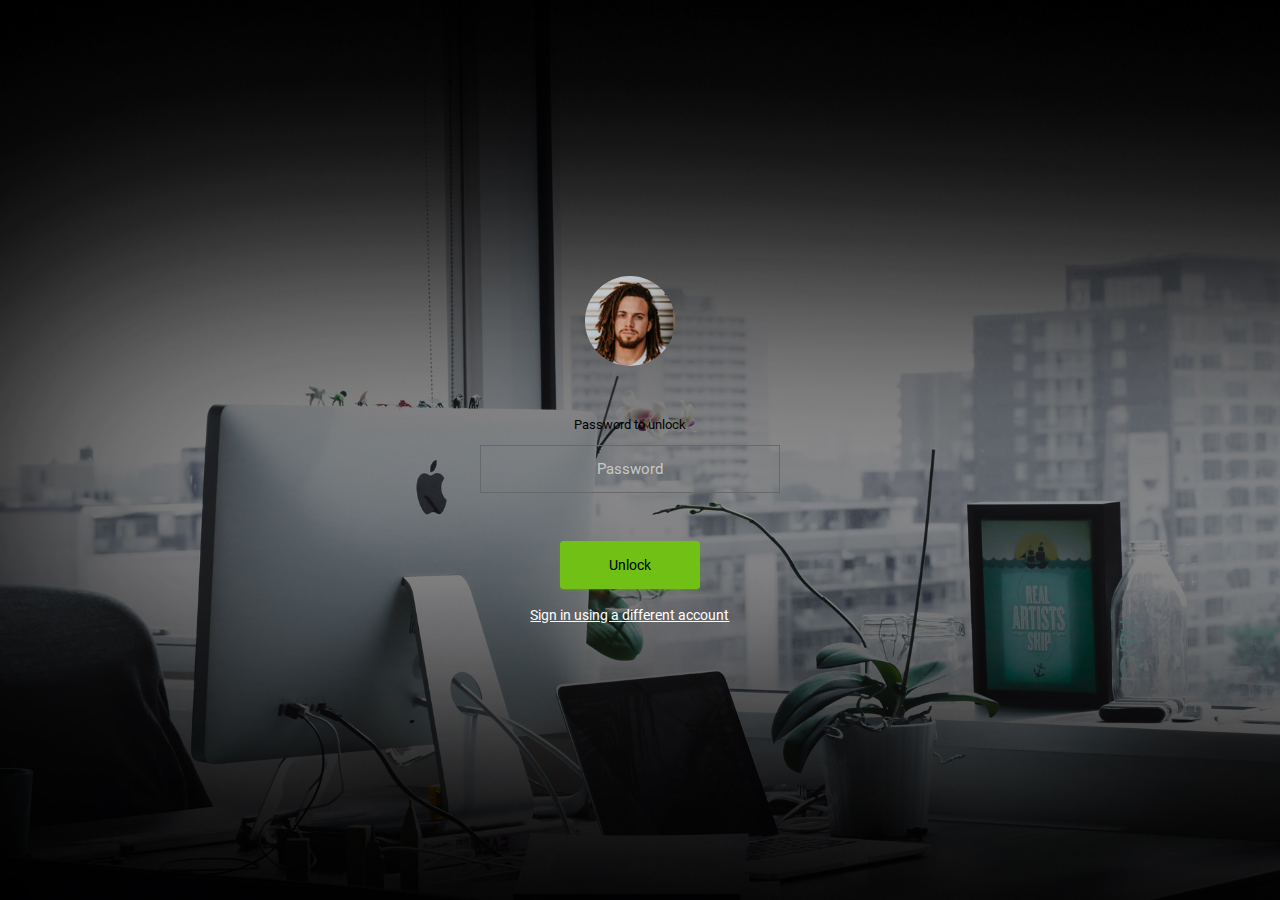
<file: web/pages/samples/lock-screen.html>
<!DOCTYPE html>
<html lang="en">

<head>
  <!-- Required meta tags -->
  <meta charset="utf-8">
  <meta name="viewport" content="width=device-width, initial-scale=1, shrink-to-fit=no">
  <title>Majestic Admin</title>
  <!-- plugins:css -->
  <link rel="stylesheet" href="../../vendors/mdi/css/materialdesignicons.min.css">
  <link rel="stylesheet" href="../../vendors/base/vendor.bundle.base.css">
  <!-- endinject -->
  <!-- plugin css for this page -->
  <!-- End plugin css for this page -->
  <!-- inject:css -->
  <link rel="stylesheet" href="../../css/style.css">
  <!-- endinject -->
  <link rel="shortcut icon" href="../../images/favicon.png" />
</head>

<body>
  <div class="container-scroller">
    <div class="container-fluid page-body-wrapper full-page-wrapper">
      <div class="content-wrapper d-flex align-items-center auth lock-full-bg">
        <div class="row w-100">
          <div class="col-lg-4 mx-auto">
            <div class="auth-form-transparent text-left p-5 text-center">
              <img src="../../images/faces/face13.jpg" class="lock-profile-img" alt="img">
              <form class="pt-5">
                <div class="form-group">
                  <label for="examplePassword1">Password to unlock</label>
                  <input type="password" class="form-control text-center" id="examplePassword1" placeholder="Password">
                </div>
                <div class="mt-5">
                  <a class="btn btn-block btn-success btn-lg font-weight-medium" href="../../index.html">Unlock</a>
                </div>
                <div class="mt-3 text-center">
                  <a href="#" class="auth-link text-white">Sign in using a different account</a>
                </div>
              </form>
            </div>
          </div>
        </div>
      </div>
      <!-- content-wrapper ends -->
    </div>
    <!-- page-body-wrapper ends -->
  </div>
  <!-- container-scroller -->
  <!-- plugins:js -->
  <script src="../../vendors/base/vendor.bundle.base.js"></script>
  <!-- endinject -->
  <!-- inject:js -->
  <script src="../../js/off-canvas.js"></script>
  <script src="../../js/hoverable-collapse.js"></script>
  <script src="../../js/template.js"></script>
  <!-- endinject -->
</body>

</html>
</file>
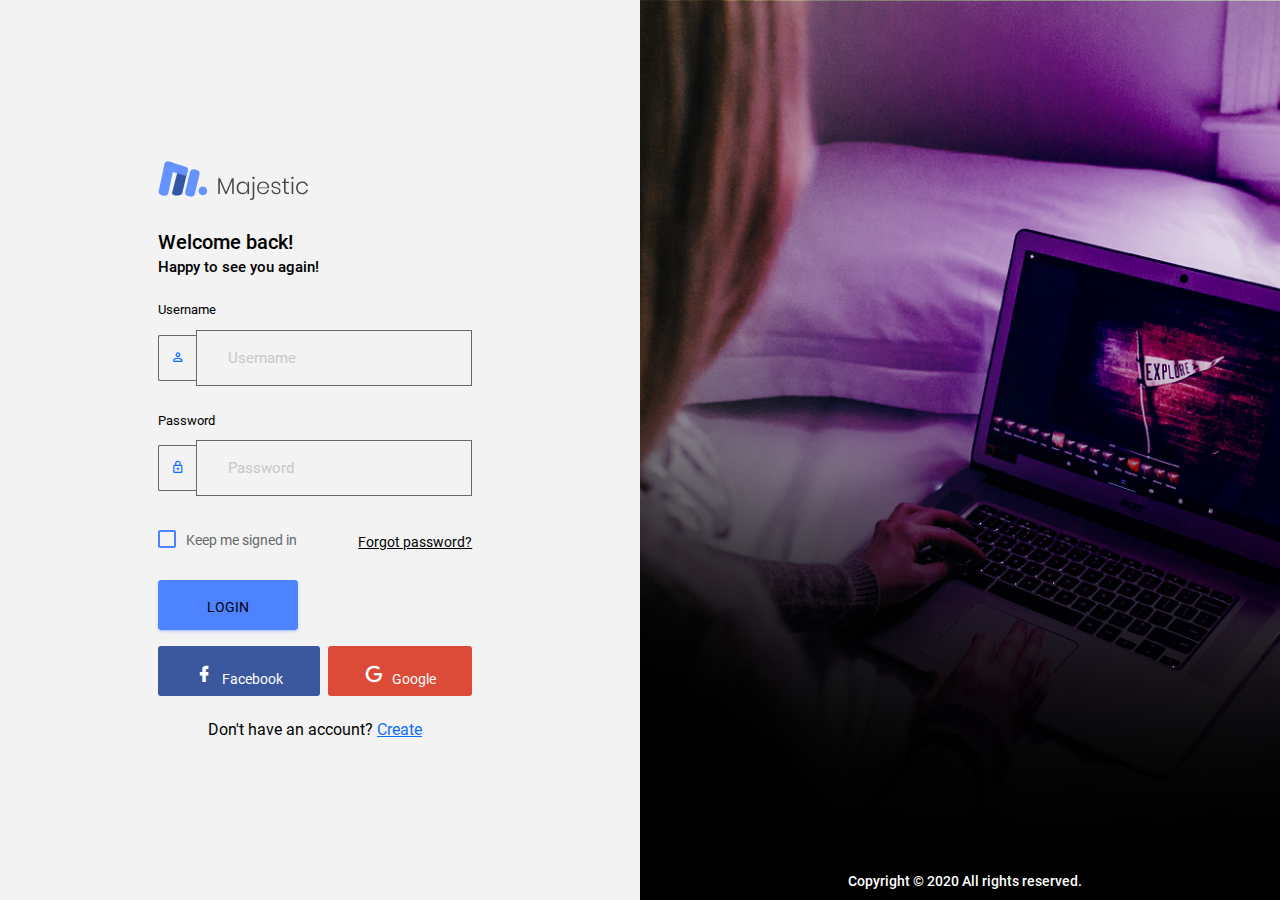
<file: web/pages/samples/login-2.html>
<!DOCTYPE html>
<html lang="en">

<head>
  <!-- Required meta tags -->
  <meta charset="utf-8">
  <meta name="viewport" content="width=device-width, initial-scale=1, shrink-to-fit=no">
  <title>Majestic Admin</title>
  <!-- plugins:css -->
  <link rel="stylesheet" href="../../vendors/mdi/css/materialdesignicons.min.css">
  <link rel="stylesheet" href="../../vendors/base/vendor.bundle.base.css">
  <!-- endinject -->
  <!-- plugin css for this page -->
  <!-- End plugin css for this page -->
  <!-- inject:css -->
  <link rel="stylesheet" href="../../css/style.css">
  <!-- endinject -->
  <link rel="shortcut icon" href="../../images/favicon.png" />
</head>

<body>
  <div class="container-scroller">
    <div class="container-fluid page-body-wrapper full-page-wrapper">
      <div class="content-wrapper d-flex align-items-stretch auth auth-img-bg">
        <div class="row flex-grow">
          <div class="col-lg-6 d-flex align-items-center justify-content-center">
            <div class="auth-form-transparent text-left p-3">
              <div class="brand-logo">
                <img src="../../images/logo.svg" alt="logo">
              </div>
              <h4>Welcome back!</h4>
              <h6 class="font-weight-light">Happy to see you again!</h6>
              <form class="pt-3">
                <div class="form-group">
                  <label for="exampleInputEmail">Username</label>
                  <div class="input-group">
                    <div class="input-group-prepend bg-transparent">
                      <span class="input-group-text bg-transparent border-right-0">
                        <i class="mdi mdi-account-outline text-primary"></i>
                      </span>
                    </div>
                    <input type="text" class="form-control form-control-lg border-left-0" id="exampleInputEmail" placeholder="Username">
                  </div>
                </div>
                <div class="form-group">
                  <label for="exampleInputPassword">Password</label>
                  <div class="input-group">
                    <div class="input-group-prepend bg-transparent">
                      <span class="input-group-text bg-transparent border-right-0">
                        <i class="mdi mdi-lock-outline text-primary"></i>
                      </span>
                    </div>
                    <input type="password" class="form-control form-control-lg border-left-0" id="exampleInputPassword" placeholder="Password">                        
                  </div>
                </div>
                <div class="my-2 d-flex justify-content-between align-items-center">
                  <div class="form-check">
                    <label class="form-check-label text-muted">
                      <input type="checkbox" class="form-check-input">
                      Keep me signed in
                    </label>
                  </div>
                  <a href="#" class="auth-link text-black">Forgot password?</a>
                </div>
                <div class="my-3">
                  <a class="btn btn-block btn-primary btn-lg font-weight-medium auth-form-btn" href="../../index.html">LOGIN</a>
                </div>
                <div class="mb-2 d-flex">
                  <button type="button" class="btn btn-facebook auth-form-btn flex-grow me-1">
                    <i class="mdi mdi-facebook me-2"></i>Facebook
                  </button>
                  <button type="button" class="btn btn-google auth-form-btn flex-grow ms-1">
                    <i class="mdi mdi-google me-2"></i>Google
                  </button>
                </div>
                <div class="text-center mt-4 font-weight-light">
                  Don't have an account? <a href="register-2.html" class="text-primary">Create</a>
                </div>
              </form>
            </div>
          </div>
          <div class="col-lg-6 login-half-bg d-flex flex-row">
            <p class="text-white font-weight-medium text-center flex-grow align-self-end">Copyright &copy; 2020  All rights reserved.</p>
          </div>
        </div>
      </div>
      <!-- content-wrapper ends -->
    </div>
    <!-- page-body-wrapper ends -->
  </div>
  <!-- container-scroller -->
  <!-- plugins:js -->
  <script src="../../vendors/base/vendor.bundle.base.js"></script>
  <!-- endinject -->
  <!-- inject:js -->
  <script src="../../js/off-canvas.js"></script>
  <script src="../../js/hoverable-collapse.js"></script>
  <script src="../../js/template.js"></script>
  <!-- endinject -->
</body>

</html>
</file>
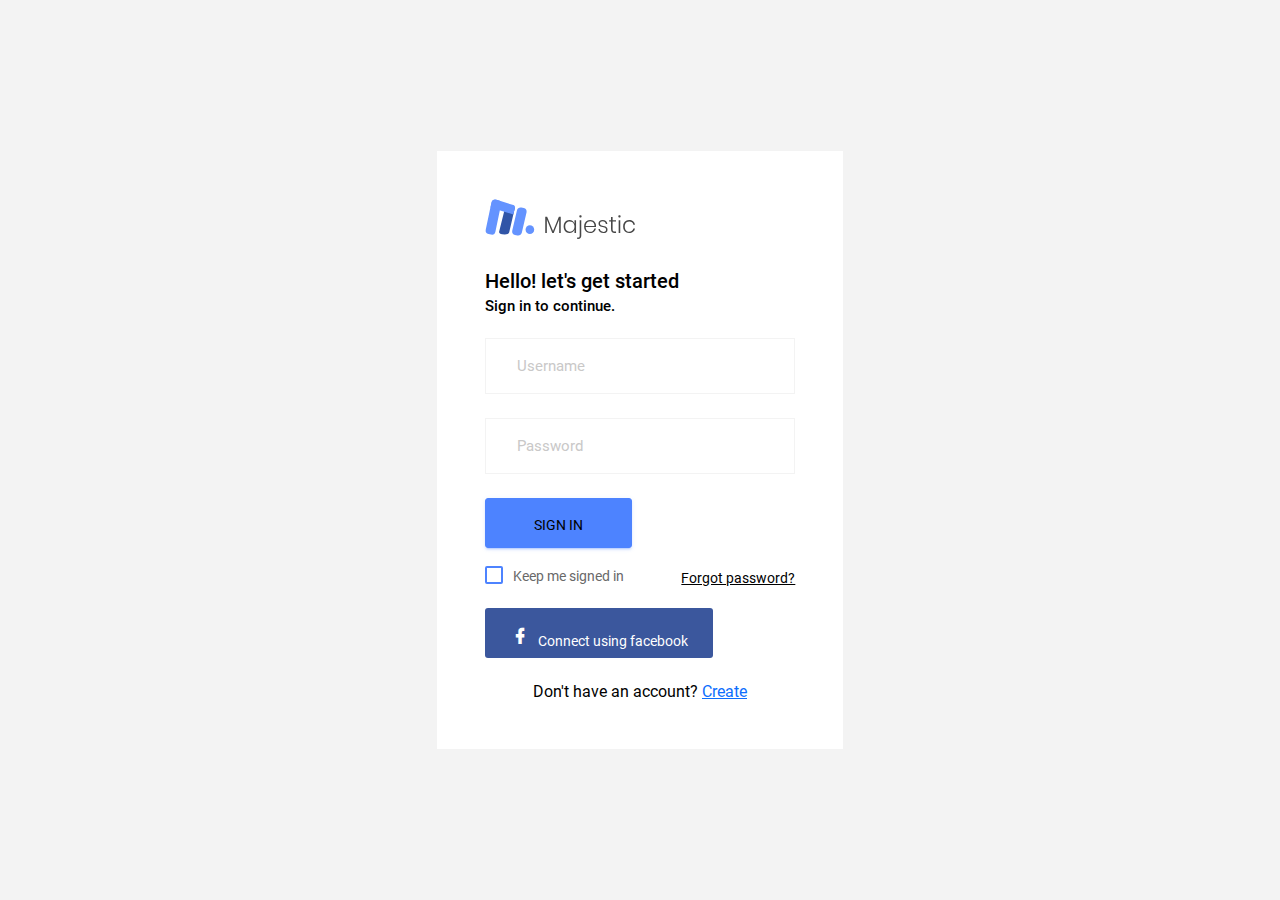
<file: web/pages/samples/login.html>
<!DOCTYPE html>
<html lang="en">

<head>
  <!-- Required meta tags -->
  <meta charset="utf-8">
  <meta name="viewport" content="width=device-width, initial-scale=1, shrink-to-fit=no">
  <title>Majestic Admin</title>
  <!-- plugins:css -->
  <link rel="stylesheet" href="../../vendors/mdi/css/materialdesignicons.min.css">
  <link rel="stylesheet" href="../../vendors/base/vendor.bundle.base.css">
  <!-- endinject -->
  <!-- plugin css for this page -->
  <!-- End plugin css for this page -->
  <!-- inject:css -->
  <link rel="stylesheet" href="../../css/style.css">
  <!-- endinject -->
  <link rel="shortcut icon" href="../../images/favicon.png" />
</head>

<body>
  <div class="container-scroller">
    <div class="container-fluid page-body-wrapper full-page-wrapper">
      <div class="content-wrapper d-flex align-items-center auth px-0">
        <div class="row w-100 mx-0">
          <div class="col-lg-4 mx-auto">
            <div class="auth-form-light text-left py-5 px-4 px-sm-5">
              <div class="brand-logo">
                <img src="../../images/logo.svg" alt="logo">
              </div>
              <h4>Hello! let's get started</h4>
              <h6 class="font-weight-light">Sign in to continue.</h6>
              <form class="pt-3">
                <div class="form-group">
                  <input type="email" class="form-control form-control-lg" id="exampleInputEmail1" placeholder="Username">
                </div>
                <div class="form-group">
                  <input type="password" class="form-control form-control-lg" id="exampleInputPassword1" placeholder="Password">
                </div>
                <div class="mt-3">
                  <a class="btn btn-block btn-primary btn-lg font-weight-medium auth-form-btn" href="../../index.html">SIGN IN</a>
                </div>
                <div class="my-2 d-flex justify-content-between align-items-center">
                  <div class="form-check">
                    <label class="form-check-label text-muted">
                      <input type="checkbox" class="form-check-input">
                      Keep me signed in
                    </label>
                  </div>
                  <a href="#" class="auth-link text-black">Forgot password?</a>
                </div>
                <div class="mb-2">
                  <button type="button" class="btn btn-block btn-facebook auth-form-btn">
                    <i class="mdi mdi-facebook me-2"></i>Connect using facebook
                  </button>
                </div>
                <div class="text-center mt-4 font-weight-light">
                  Don't have an account? <a href="register.html" class="text-primary">Create</a>
                </div>
              </form>
            </div>
          </div>
        </div>
      </div>
      <!-- content-wrapper ends -->
    </div>
    <!-- page-body-wrapper ends -->
  </div>
  <!-- container-scroller -->
  <!-- plugins:js -->
  <script src="../../vendors/base/vendor.bundle.base.js"></script>
  <!-- endinject -->
  <!-- inject:js -->
  <script src="../../js/off-canvas.js"></script>
  <script src="../../js/hoverable-collapse.js"></script>
  <script src="../../js/template.js"></script>
  <!-- endinject -->
</body>

</html>
</file>
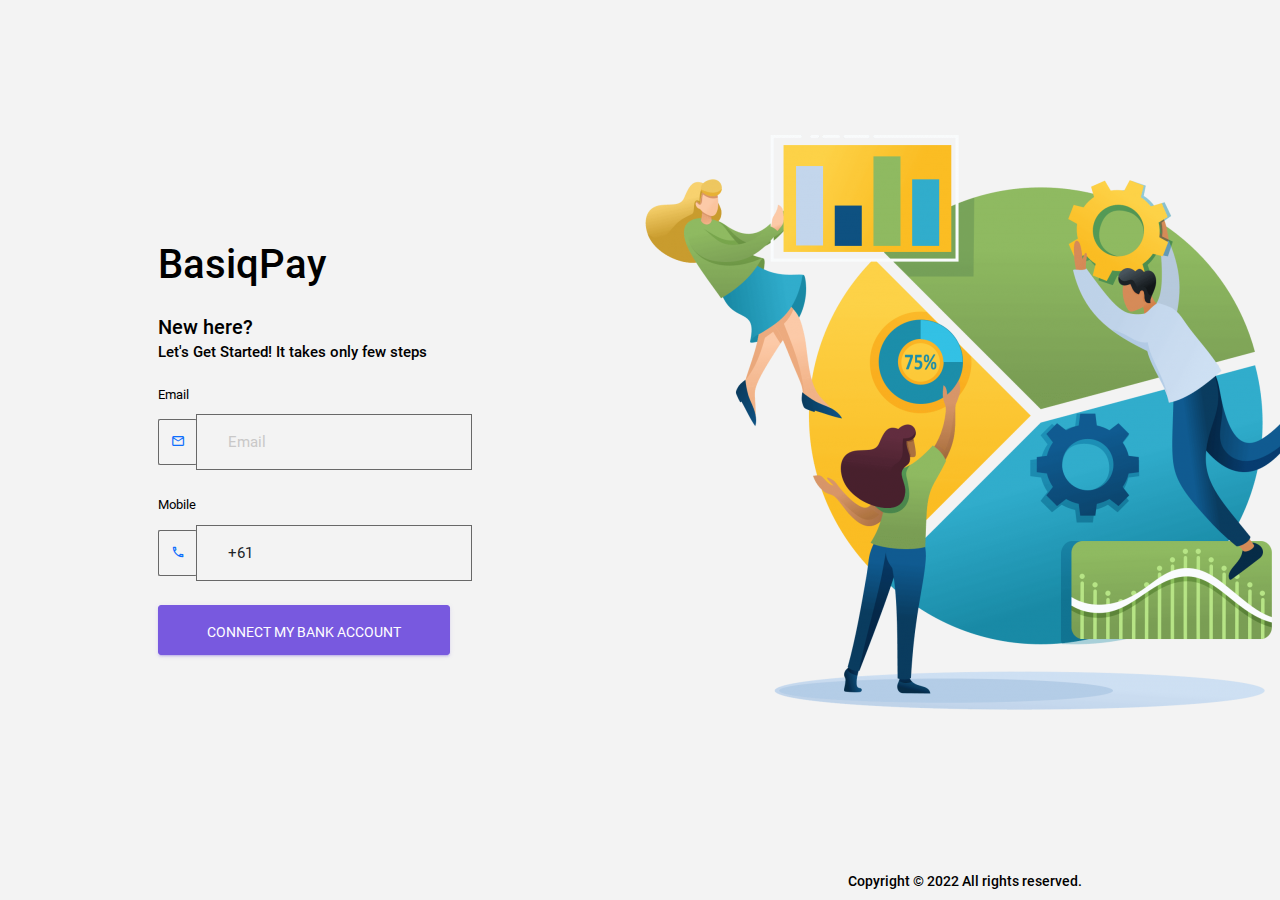
<file: web/pages/samples/register-2.html>
<!DOCTYPE html>
<html lang="en">

<head>
  <!-- Required meta tags -->
  <meta charset="utf-8">
  <meta name="viewport" content="width=device-width, initial-scale=1, shrink-to-fit=no">
  <title> BasiqPay </title>
  <!-- plugins:css -->
  <link rel="stylesheet" href="../../vendors/mdi/css/materialdesignicons.min.css">
  <link rel="stylesheet" href="../../vendors/base/vendor.bundle.base.css">
  <!-- endinject -->
  <!-- plugin css for this page -->
  <!-- End plugin css for this page -->
  <!-- inject:css -->
  <link rel="stylesheet" href="../../css/style.css">
  <!-- endinject -->
  <link rel="shortcut icon" href="../../images/favicon.png" />
</head>

<body>
  <div class="container-scroller">
    <div class="container-fluid page-body-wrapper full-page-wrapper">
      <div class="content-wrapper d-flex align-items-stretch auth auth-img-bg">
        <div class="row flex-grow">
          <div class="col-lg-6 d-flex align-items-center justify-content-center">
            <div class="auth-form-transparent text-left p-3">
              <div class="brand-logo">
                <h1> BasiqPay </h1>
              </div>
              <h4>New here?</h4>
              <h6 class="font-weight-light">Let's Get Started! It takes only few steps</h6>
              <form class="pt-3">
                <div class="form-group">
                  <label>Email</label>
                  <div class="input-group">
                    <div class="input-group-prepend bg-transparent">
                      <span class="input-group-text bg-transparent border-right-0">
                        <i class="mdi mdi-email-outline text-primary"></i>
                      </span>
                    </div>
                    <input type="email" class="form-control form-control-lg border-left-0" placeholder="Email" required>
                  </div>
                </div>
                <div class="form-group">
                  <label>Mobile</label>
                  <div class="input-group">
                    <div class="input-group-prepend bg-transparent">
                      <span class="input-group-text bg-transparent border-right-0">
                        <i class="mdi mdi-phone-outline text-primary"></i>
                      </span>
                    </div>
                    <input type="text" class="form-control form-control-lg border-left-0" placeholder="Mobile" value="+61" required>
                  </div>
                </div>

                <div class="mt-3">
                  <button class="btn btn-block btn-info btn-lg font-weight-medium auth-form-btn" href="../../index.html" type="submit"> CONNECT MY BANK ACCOUNT </button>
                </div>
              </form>
            </div>
          </div>
          <div class="col-lg-6 register-half-bg d-flex flex-row">
            <p class="font-weight-medium text-center flex-grow align-self-end">Copyright &copy; 2022  All rights reserved.</p>
          </div>
        </div>
      </div>
      <!-- content-wrapper ends -->
    </div>
    <!-- page-body-wrapper ends -->
  </div>
  <!-- container-scroller -->
  <!-- plugins:js -->
  <script src="../../vendors/base/vendor.bundle.base.js"></script>
  <!-- endinject -->
  <!-- inject:js -->
  <script src="../../js/off-canvas.js"></script>
  <script src="../../js/hoverable-collapse.js"></script>
  <script src="../../js/template.js"></script>
  <!-- endinject -->
</body>

</html>
</file>
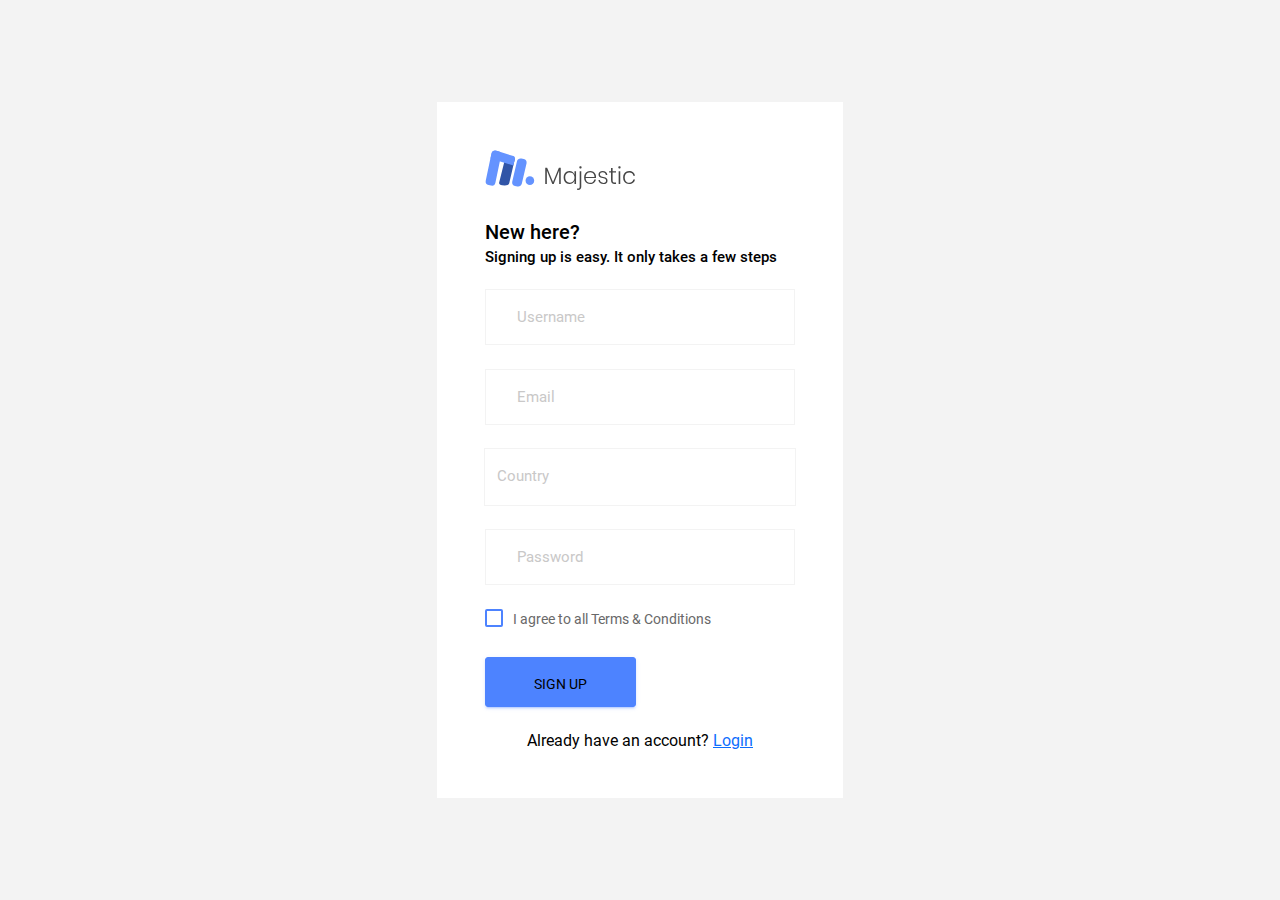
<file: web/pages/samples/register.html>
<!DOCTYPE html>
<html lang="en">

<head>
  <!-- Required meta tags -->
  <meta charset="utf-8">
  <meta name="viewport" content="width=device-width, initial-scale=1, shrink-to-fit=no">
  <title>Majestic Admin</title>
  <!-- plugins:css -->
  <link rel="stylesheet" href="../../vendors/mdi/css/materialdesignicons.min.css">
  <link rel="stylesheet" href="../../vendors/base/vendor.bundle.base.css">
  <!-- endinject -->
  <!-- plugin css for this page -->
  <!-- End plugin css for this page -->
  <!-- inject:css -->
  <link rel="stylesheet" href="../../css/style.css">
  <!-- endinject -->
  <link rel="shortcut icon" href="../../images/favicon.png" />
</head>

<body>
  <div class="container-scroller">
    <div class="container-fluid page-body-wrapper full-page-wrapper">
      <div class="content-wrapper d-flex align-items-center auth px-0">
        <div class="row w-100 mx-0">
          <div class="col-lg-4 mx-auto">
            <div class="auth-form-light text-left py-5 px-4 px-sm-5">
              <div class="brand-logo">
                <img src="../../images/logo.svg" alt="logo">
              </div>
              <h4>New here?</h4>
              <h6 class="font-weight-light">Signing up is easy. It only takes a few steps</h6>
              <form class="pt-3">
                <div class="form-group">
                  <input type="text" class="form-control form-control-lg" id="exampleInputUsername1" placeholder="Username">
                </div>
                <div class="form-group">
                  <input type="email" class="form-control form-control-lg" id="exampleInputEmail1" placeholder="Email">
                </div>
                <div class="form-group">
                  <select class="form-control form-control-lg" id="exampleFormControlSelect2">
                    <option>Country</option>
                    <option>United States of America</option>
                    <option>United Kingdom</option>
                    <option>India</option>
                    <option>Germany</option>
                    <option>Argentina</option>
                  </select>
                </div>
                <div class="form-group">
                  <input type="password" class="form-control form-control-lg" id="exampleInputPassword1" placeholder="Password">
                </div>
                <div class="mb-4">
                  <div class="form-check">
                    <label class="form-check-label text-muted">
                      <input type="checkbox" class="form-check-input">
                      I agree to all Terms & Conditions
                    </label>
                  </div>
                </div>
                <div class="mt-3">
                  <a class="btn btn-block btn-primary btn-lg font-weight-medium auth-form-btn" href="../../index.html">SIGN UP</a>
                </div>
                <div class="text-center mt-4 font-weight-light">
                  Already have an account? <a href="login.html" class="text-primary">Login</a>
                </div>
              </form>
            </div>
          </div>
        </div>
      </div>
      <!-- content-wrapper ends -->
    </div>
    <!-- page-body-wrapper ends -->
  </div>
  <!-- container-scroller -->
  <!-- plugins:js -->
  <script src="../../vendors/base/vendor.bundle.base.js"></script>
  <!-- endinject -->
  <!-- inject:js -->
  <script src="../../js/off-canvas.js"></script>
  <script src="../../js/hoverable-collapse.js"></script>
  <script src="../../js/template.js"></script>
  <!-- endinject -->
</body>

</html>
</file>
<file: web/vendors/base/vendor.bundle.base.css>
/*
 * Container style
 */
.ps {
  overflow: hidden !important;
  overflow-anchor: none;
  -ms-overflow-style: none;
  touch-action: auto;
  -ms-touch-action: auto;
}

/*
 * Scrollbar rail styles
 */
.ps__rail-x {
  display: none;
  opacity: 0;
  transition: background-color .2s linear, opacity .2s linear;
  -webkit-transition: background-color .2s linear, opacity .2s linear;
  height: 15px;
  /* there must be 'bottom' or 'top' for ps__rail-x */
  bottom: 0px;
  /* please don't change 'position' */
  position: absolute;
}

.ps__rail-y {
  display: none;
  opacity: 0;
  transition: background-color .2s linear, opacity .2s linear;
  -webkit-transition: background-color .2s linear, opacity .2s linear;
  width: 15px;
  /* there must be 'right' or 'left' for ps__rail-y */
  right: 0;
  /* please don't change 'position' */
  position: absolute;
}

.ps--active-x > .ps__rail-x,
.ps--active-y > .ps__rail-y {
  display: block;
  background-color: transparent;
}

.ps:hover > .ps__rail-x,
.ps:hover > .ps__rail-y,
.ps--focus > .ps__rail-x,
.ps--focus > .ps__rail-y,
.ps--scrolling-x > .ps__rail-x,
.ps--scrolling-y > .ps__rail-y {
  opacity: 0.6;
}

.ps .ps__rail-x:hover,
.ps .ps__rail-y:hover,
.ps .ps__rail-x:focus,
.ps .ps__rail-y:focus,
.ps .ps__rail-x.ps--clicking,
.ps .ps__rail-y.ps--clicking {
  background-color: #eee;
  opacity: 0.9;
}

/*
 * Scrollbar thumb styles
 */
.ps__thumb-x {
  background-color: #aaa;
  border-radius: 6px;
  transition: background-color .2s linear, height .2s ease-in-out;
  -webkit-transition: background-color .2s linear, height .2s ease-in-out;
  height: 6px;
  /* there must be 'bottom' for ps__thumb-x */
  bottom: 2px;
  /* please don't change 'position' */
  position: absolute;
}

.ps__thumb-y {
  background-color: #aaa;
  border-radius: 6px;
  transition: background-color .2s linear, width .2s ease-in-out;
  -webkit-transition: background-color .2s linear, width .2s ease-in-out;
  width: 6px;
  /* there must be 'right' for ps__thumb-y */
  right: 2px;
  /* please don't change 'position' */
  position: absolute;
}

.ps__rail-x:hover > .ps__thumb-x,
.ps__rail-x:focus > .ps__thumb-x,
.ps__rail-x.ps--clicking .ps__thumb-x {
  background-color: #999;
  height: 11px;
}

.ps__rail-y:hover > .ps__thumb-y,
.ps__rail-y:focus > .ps__thumb-y,
.ps__rail-y.ps--clicking .ps__thumb-y {
  background-color: #999;
  width: 11px;
}

/* MS supports */
@supports (-ms-overflow-style: none) {
  .ps {
    overflow: auto !important;
  }
}

@media screen and (-ms-high-contrast: active), (-ms-high-contrast: none) {
  .ps {
    overflow: auto !important;
  }
}
</file>
